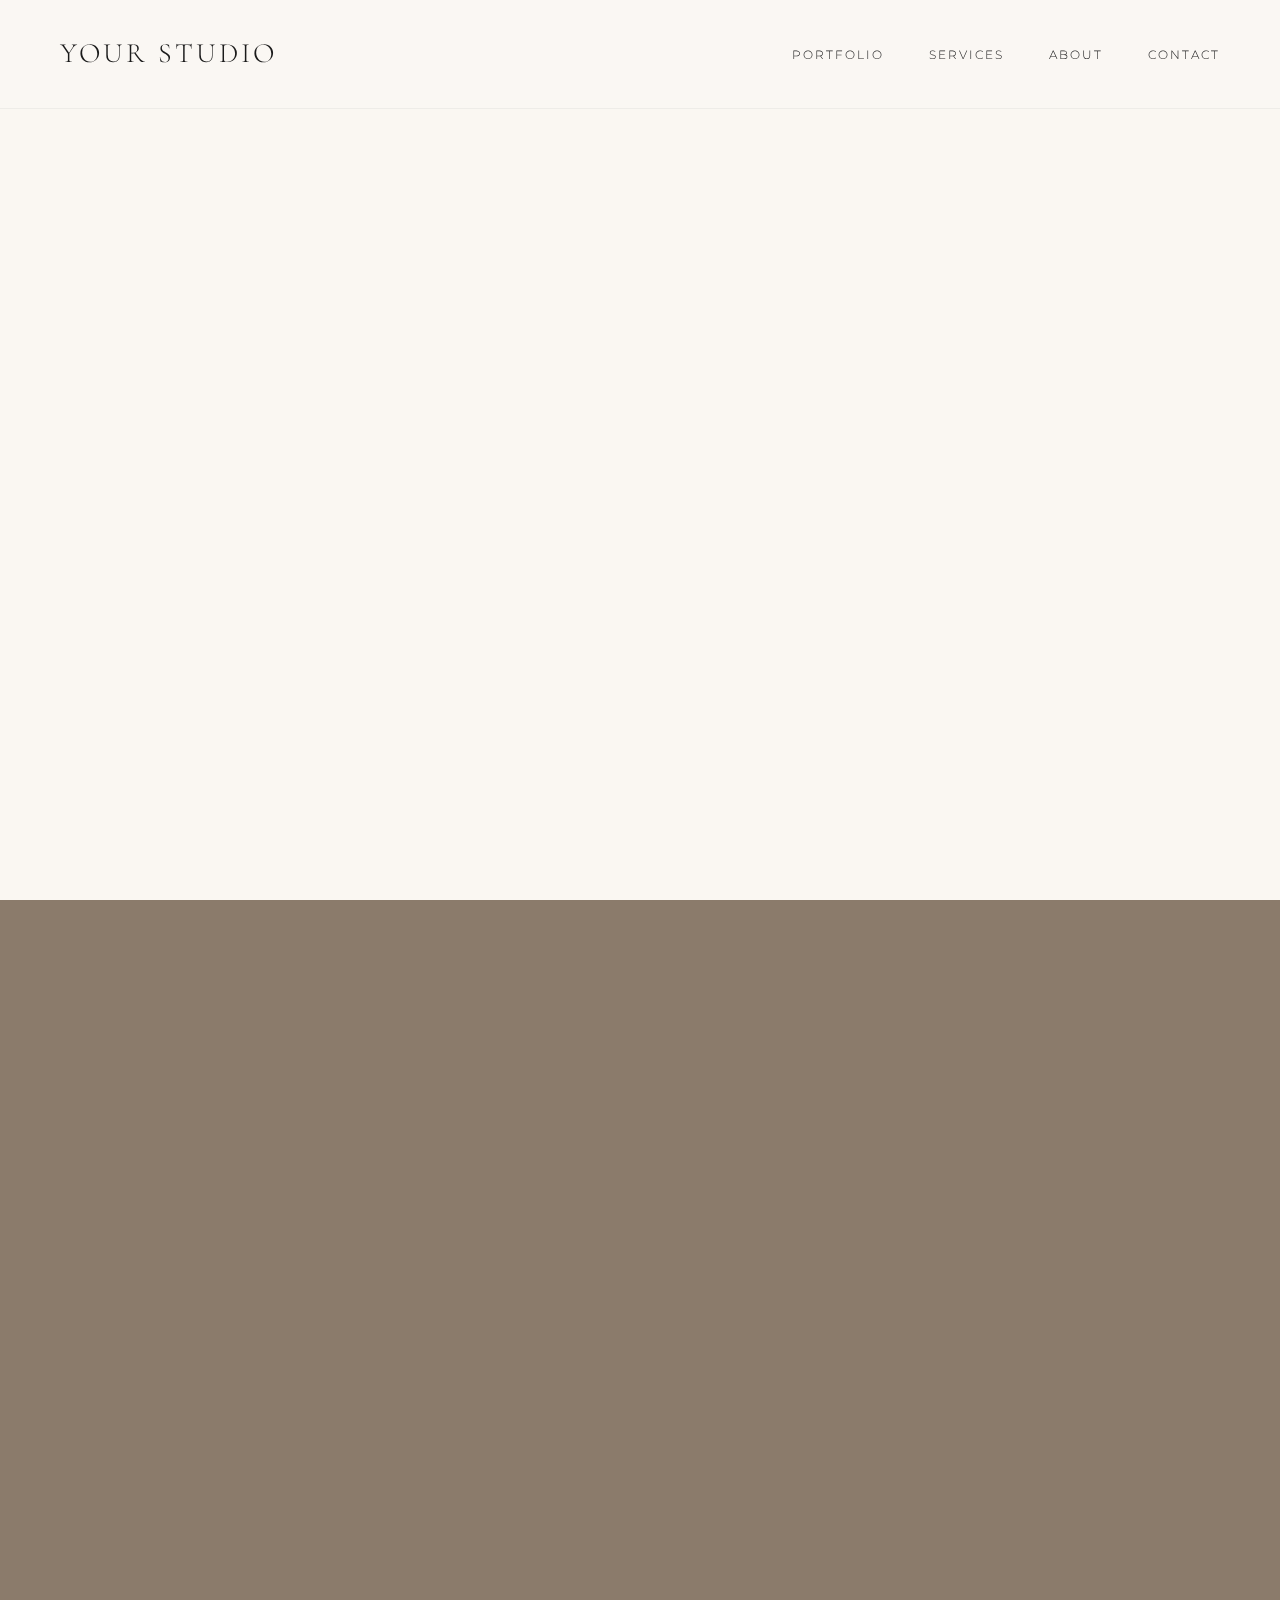
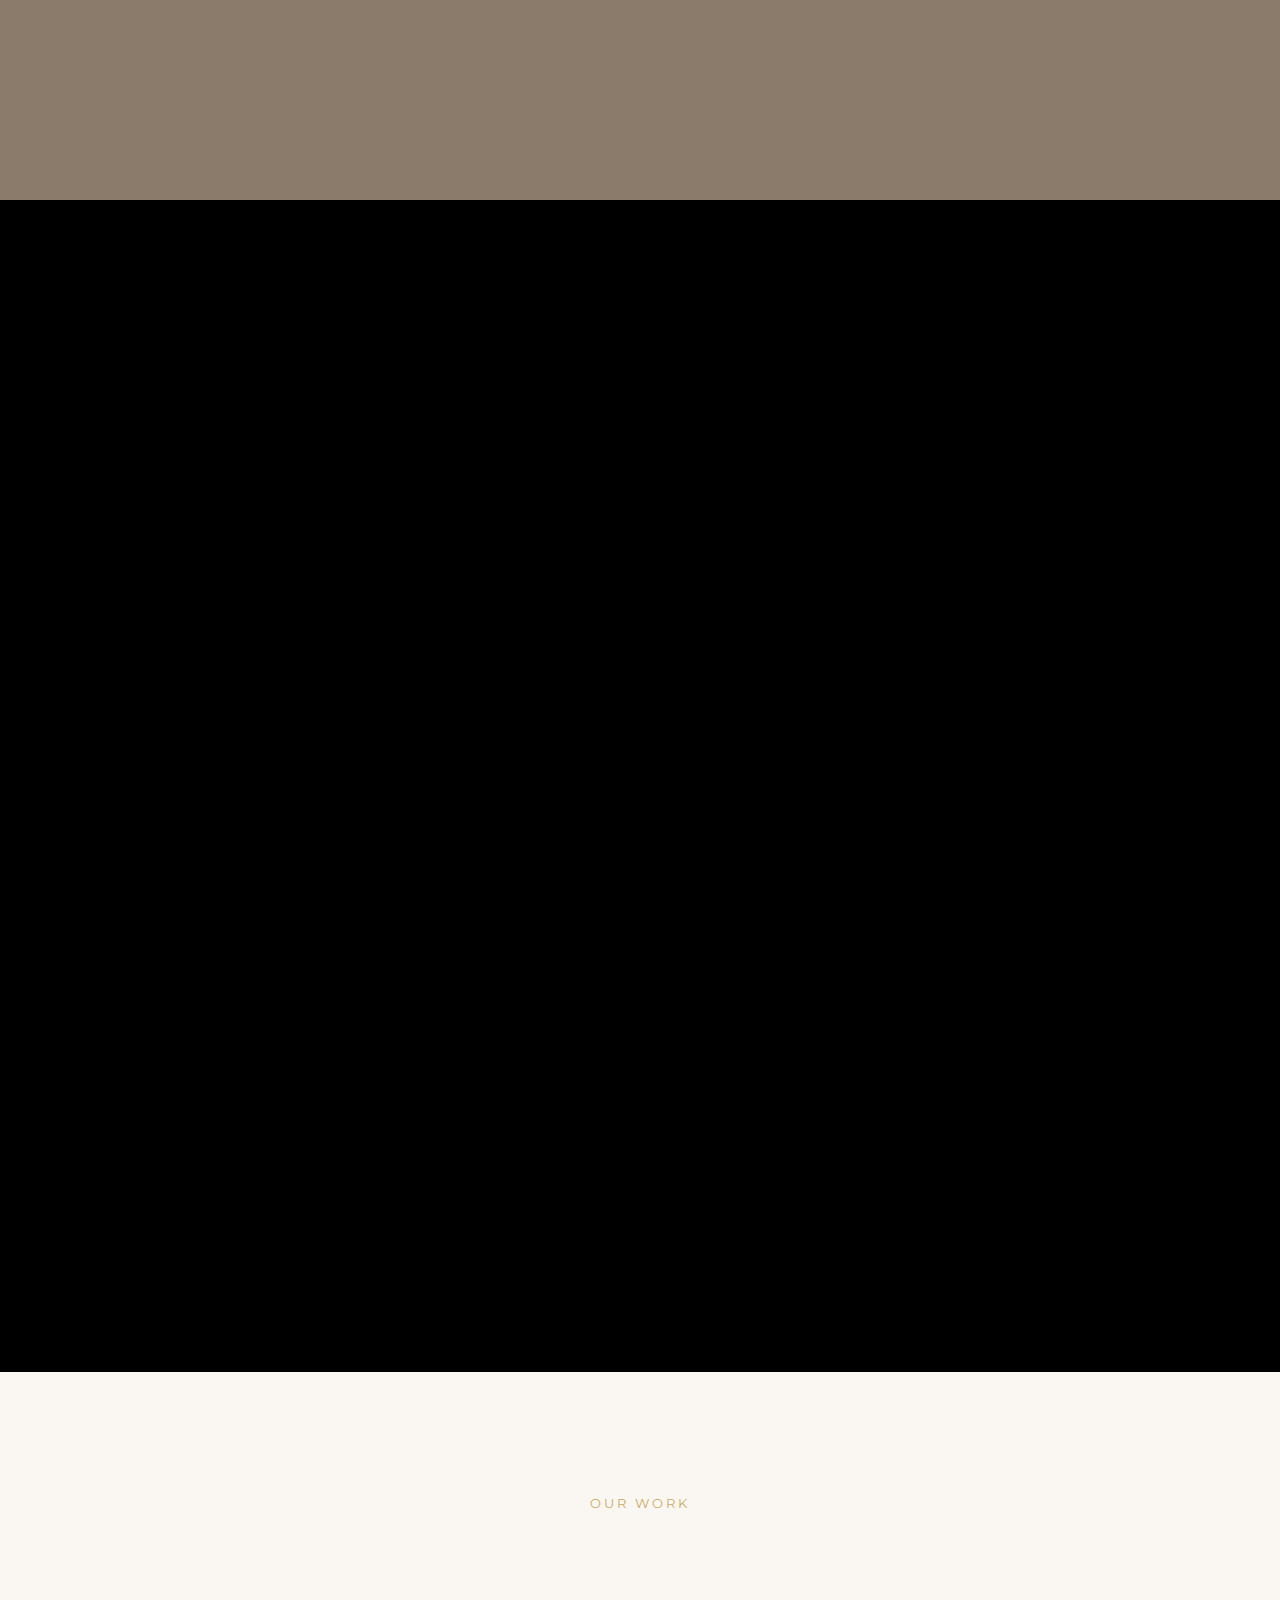
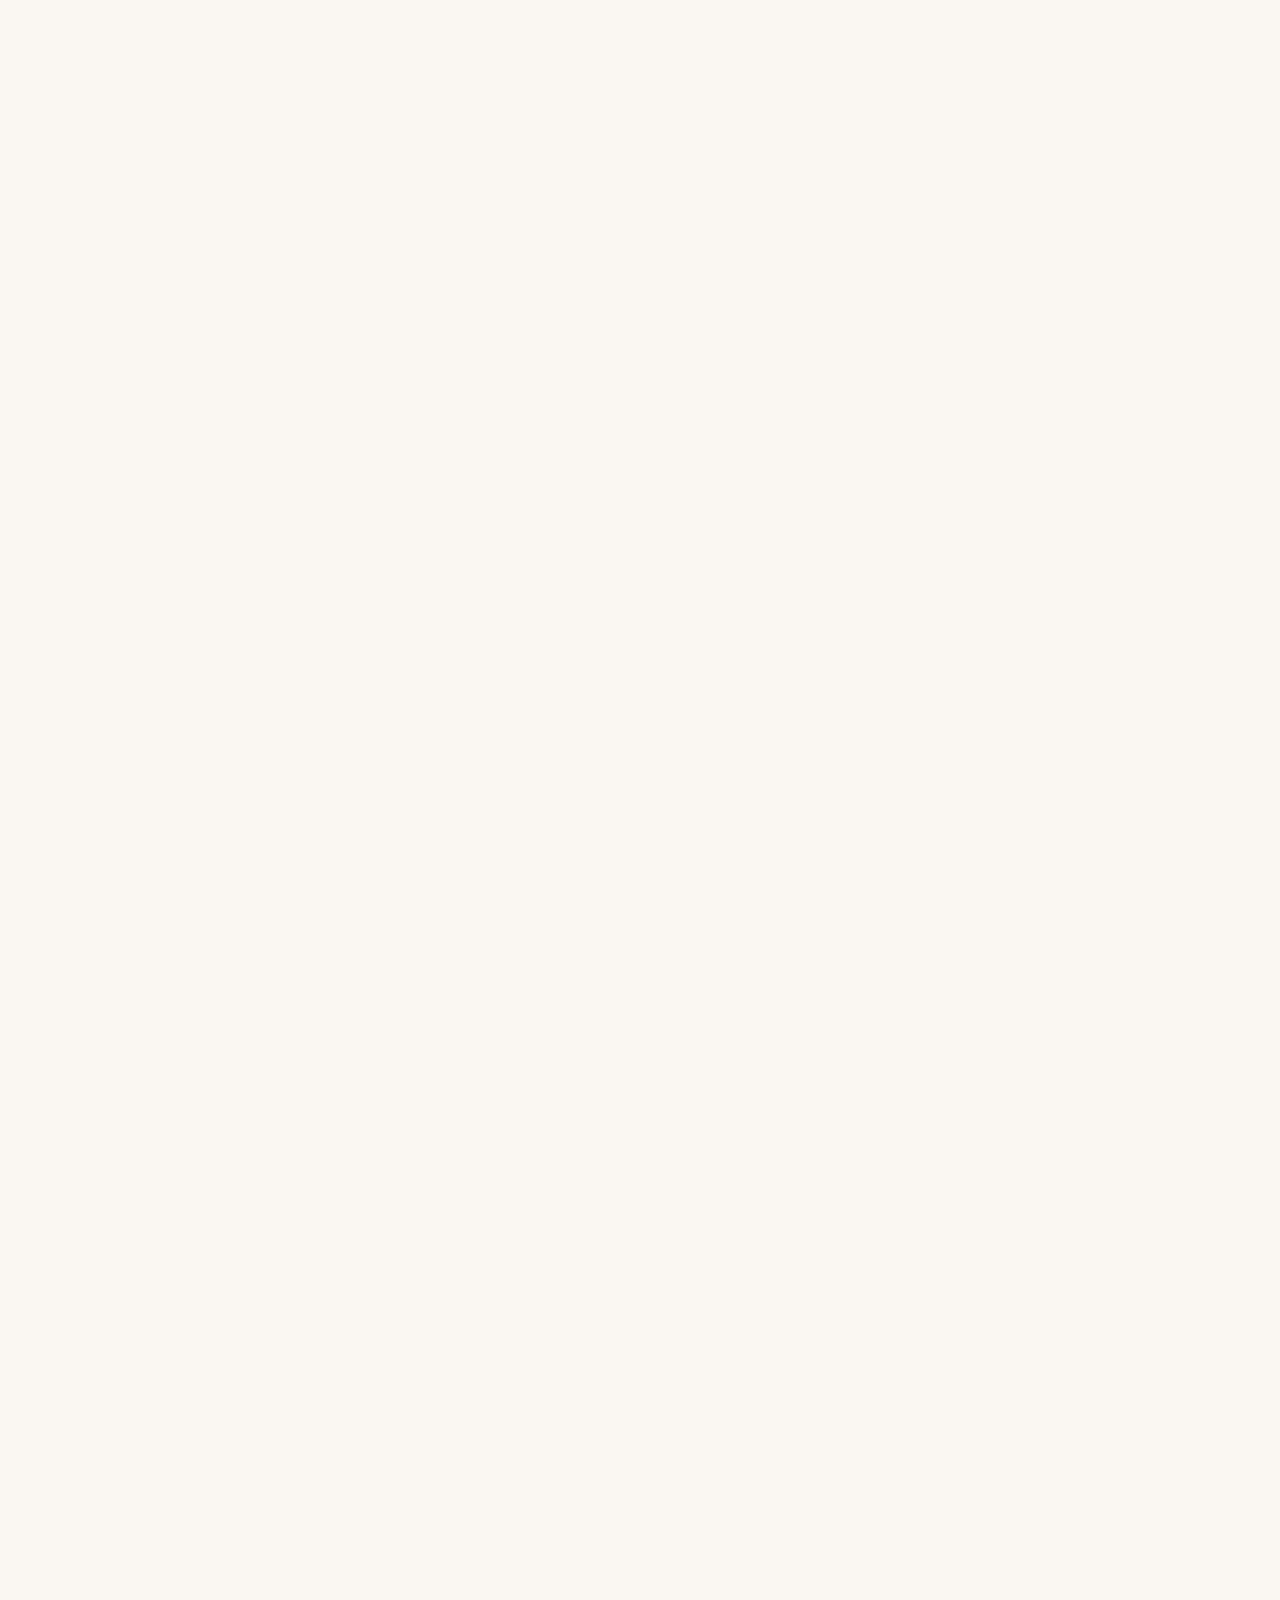
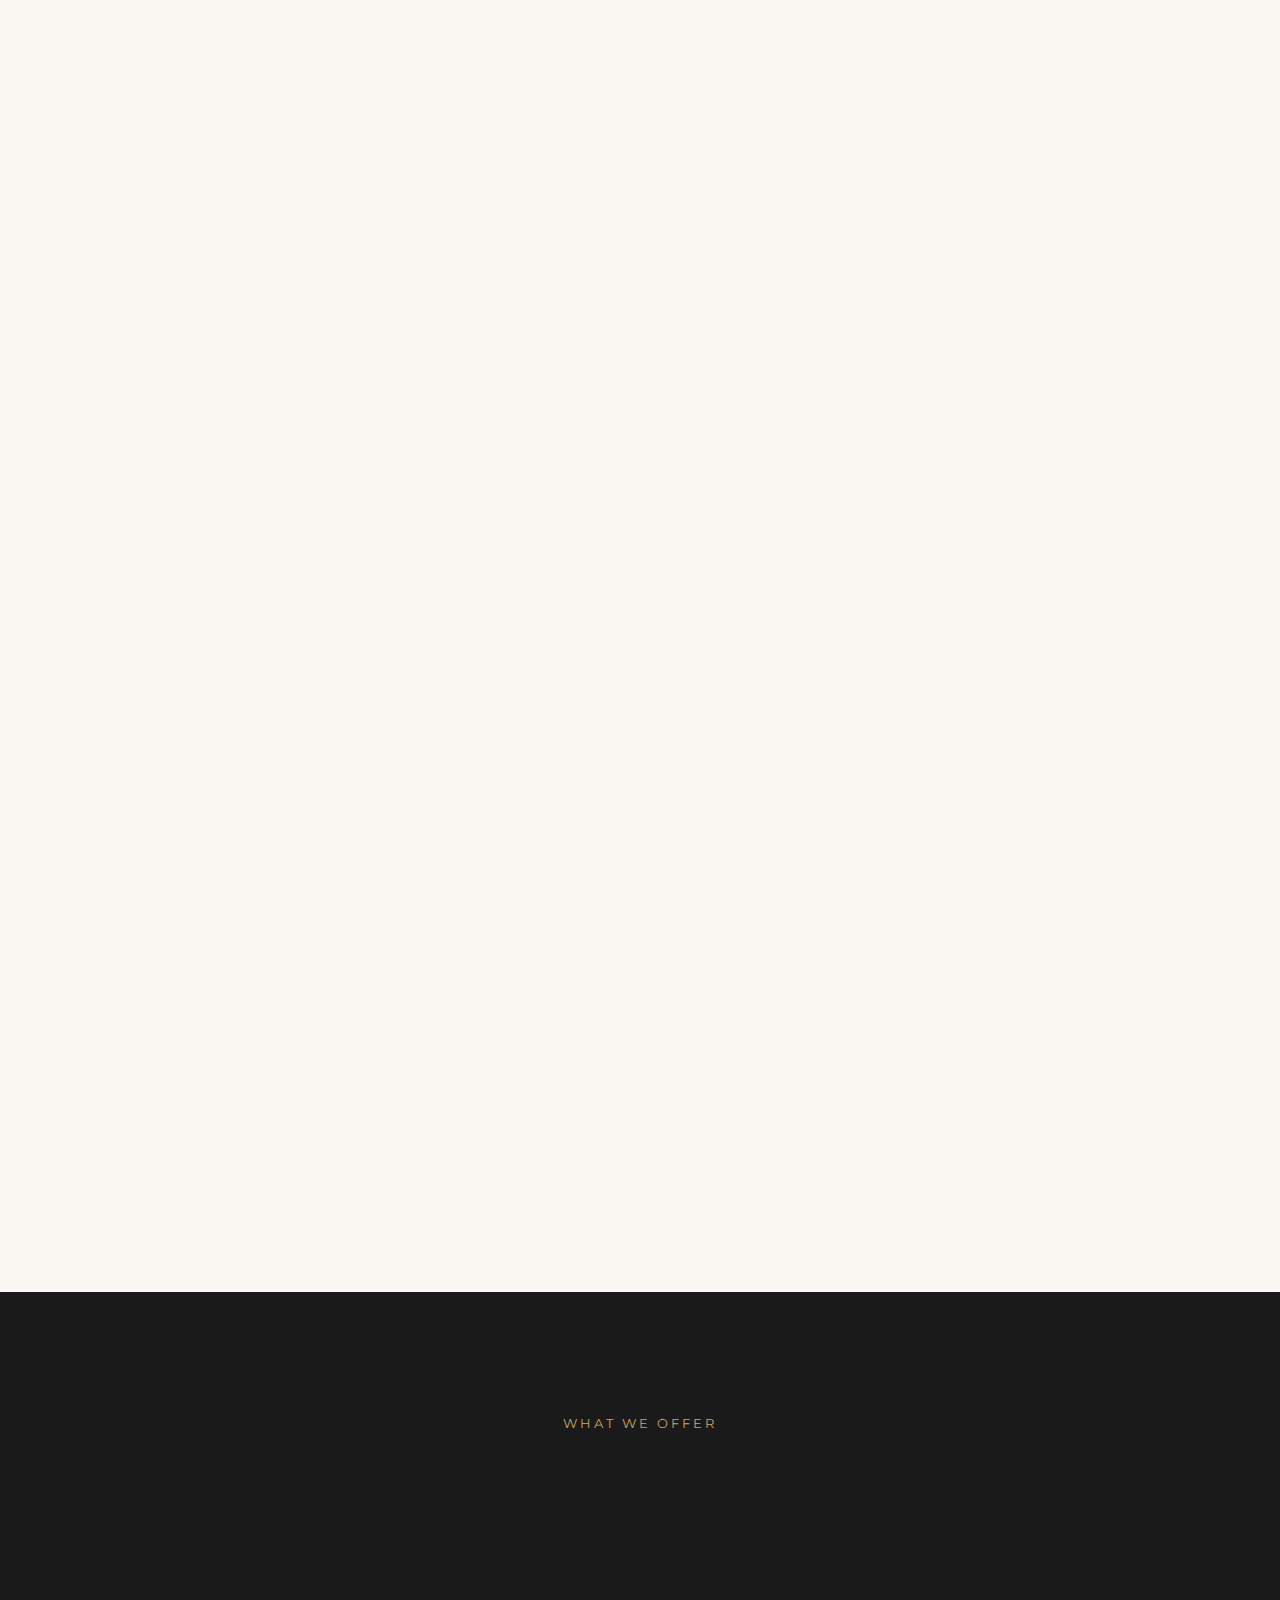
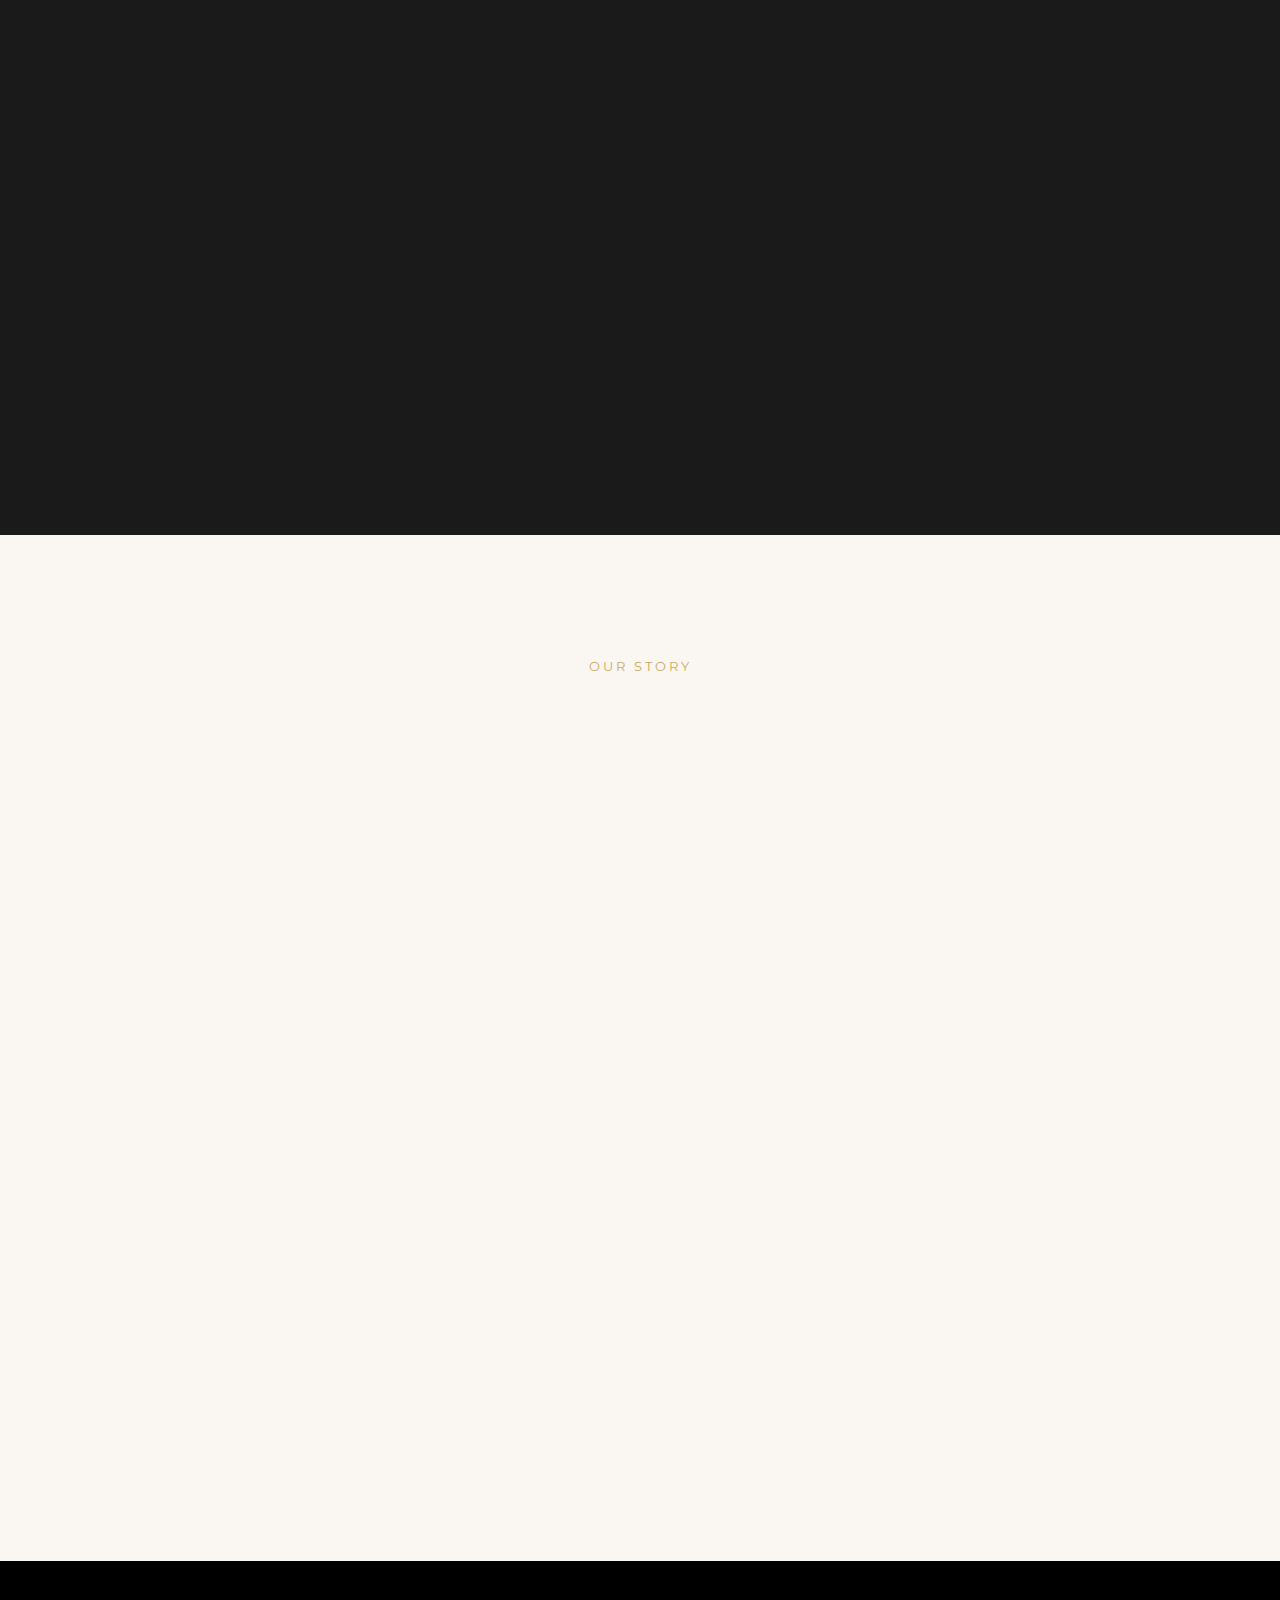
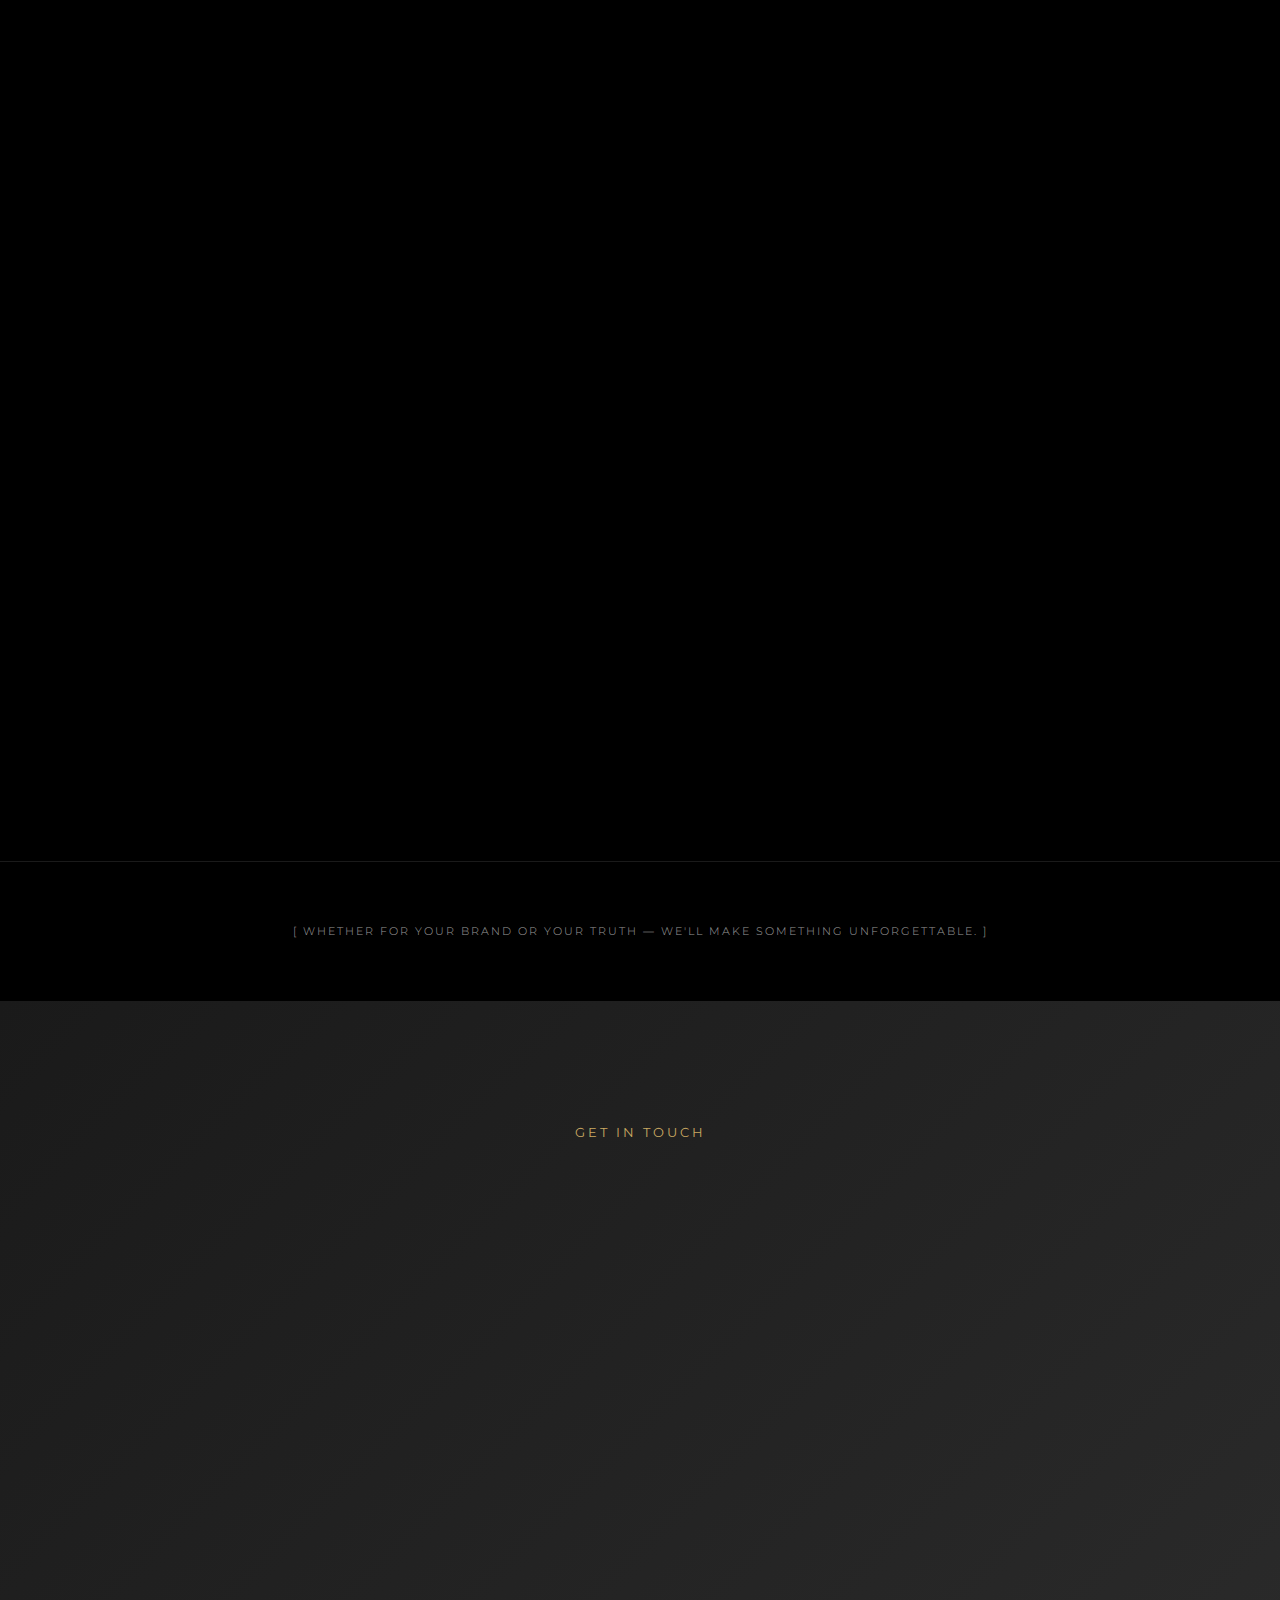
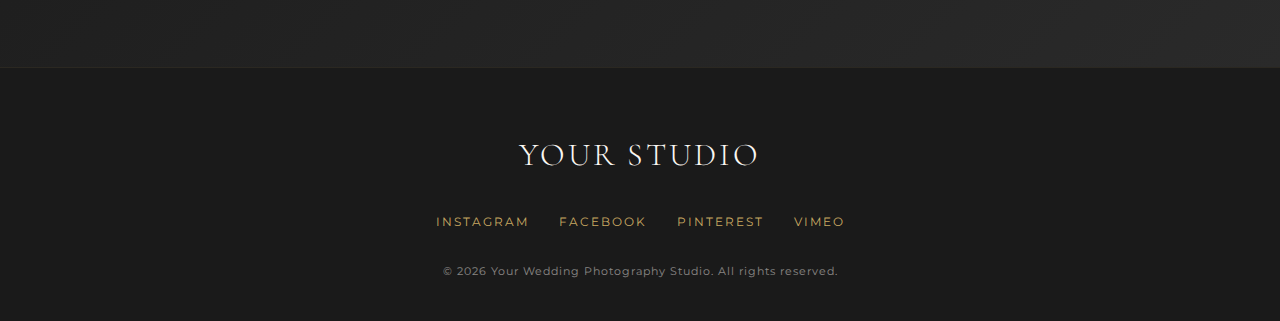
<file: index.html>
<!DOCTYPE html>
<html lang="en">
<head>
    <meta charset="UTF-8">
    <meta name="viewport" content="width=device-width, initial-scale=1.0">
    <title>Your Wedding Photography Studio</title>
    <link href="https://fonts.googleapis.com/css2?family=Cormorant+Garamond:wght@300;400;500;600;700&family=Montserrat:wght@200;300;400;500&display=swap" rel="stylesheet">
    <style>
        :root {
            --cream: #FAF7F2;
            --dark: #1A1A1A;
            --gold: #C9A962;
            --olive: #8B9474;
            --soft-grey: #5C5C5C;
            --spacing: 60px;
        }

        * {
            margin: 0;
            padding: 0;
            box-sizing: border-box;
        }

        body {
            font-family: 'Montserrat', sans-serif;
            background: var(--cream);
            color: var(--dark);
            overflow-x: hidden;
            line-height: 1.7;
        }

        /* Navigation */
        .navbar {
            position: fixed;
            top: 0;
            left: 0;
            right: 0;
            padding: 30px var(--spacing);
            display: flex;
            justify-content: space-between;
            align-items: center;
            background: rgba(250, 247, 242, 0.95);
            backdrop-filter: blur(10px);
            z-index: 1000;
            border-bottom: 1px solid rgba(26, 26, 26, 0.05);
            animation: slideDown 0.8s ease-out;
        }

        @keyframes slideDown {
            from { transform: translateY(-100%); opacity: 0; }
            to { transform: translateY(0); opacity: 1; }
        }

        .logo {
            font-family: 'Cormorant Garamond', serif;
            font-size: 28px;
            font-weight: 300;
            letter-spacing: 3px;
            color: var(--dark);
        }

        .nav-links {
            display: flex;
            gap: 45px;
            list-style: none;
        }

        .nav-links a {
            text-decoration: none;
            color: var(--dark);
            font-size: 12px;
            letter-spacing: 2px;
            text-transform: uppercase;
            font-weight: 300;
            position: relative;
            transition: color 0.3s;
        }

        .nav-links a::after {
            content: '';
            position: absolute;
            bottom: -5px;
            left: 0;
            width: 0;
            height: 1px;
            background: var(--gold);
            transition: width 0.3s ease;
        }

        .nav-links a:hover::after {
            width: 100%;
        }

        .nav-links a:hover {
            color: var(--gold);
        }

        /* Hero Section */
        .hero {
            height: 100vh;
            position: relative;
            overflow: hidden;
            display: flex;
            align-items: center;
            justify-content: center;
        }

        .hero-bg {
            position: absolute;
            top: 0;
            left: 0;
            width: 100%;
            height: 100%;
            background: linear-gradient(135deg, #E8DCC7 0%, #D4C5B0 100%);
            opacity: 0;
            animation: fadeIn 1.5s ease-out forwards;
        }

        .hero-bg::after {
            content: '';
            position: absolute;
            top: 0;
            left: 0;
            right: 0;
            bottom: 0;
            background: 
                radial-gradient(circle at 20% 80%, rgba(201, 169, 98, 0.15) 0%, transparent 50%),
                radial-gradient(circle at 80% 20%, rgba(139, 148, 116, 0.1) 0%, transparent 50%);
        }

        @keyframes fadeIn {
            to { opacity: 1; }
        }

        .hero-content {
            position: relative;
            z-index: 2;
            text-align: center;
            padding: 0 30px;
        }

        .hero-title {
            font-family: 'Cormorant Garamond', serif;
            font-size: clamp(60px, 10vw, 140px);
            font-weight: 300;
            color: var(--dark);
            line-height: 1.1;
            margin-bottom: 30px;
            opacity: 0;
            animation: slideUp 1s ease-out 0.3s forwards;
        }

        @keyframes slideUp {
            from { transform: translateY(40px); opacity: 0; }
            to { transform: translateY(0); opacity: 1; }
        }

        .hero-subtitle {
            font-size: 14px;
            letter-spacing: 4px;
            text-transform: uppercase;
            color: var(--soft-grey);
            font-weight: 300;
            opacity: 0;
            animation: slideUp 1s ease-out 0.6s forwards;
        }

        .scroll-indicator {
            position: absolute;
            bottom: 40px;
            left: 50%;
            transform: translateX(-50%);
            font-size: 11px;
            letter-spacing: 2px;
            text-transform: uppercase;
            color: var(--soft-grey);
            opacity: 0;
            animation: slideUp 1s ease-out 0.9s forwards, float 2s ease-in-out 2s infinite;
        }

        @keyframes float {
            0%, 100% { transform: translate(-50%, 0); }
            50% { transform: translate(-50%, -10px); }
        }

        .scroll-indicator::after {
            content: '';
            display: block;
            width: 1px;
            height: 30px;
            background: var(--soft-grey);
            margin: 15px auto 0;
        }

        /* Section Styles */
        section {
            padding: 120px var(--spacing);
        }

        .section-title {
            font-family: 'Cormorant Garamond', serif;
            font-size: clamp(48px, 6vw, 72px);
            font-weight: 300;
            margin-bottom: 60px;
            text-align: center;
            color: var(--dark);
        }

        .section-subtitle {
            font-size: 13px;
            letter-spacing: 3px;
            text-transform: uppercase;
            color: var(--gold);
            text-align: center;
            margin-bottom: 15px;
            font-weight: 400;
        }

        /* Portfolio Grid */
        .portfolio-grid {
            display: grid;
            grid-template-columns: repeat(auto-fit, minmax(400px, 1fr));
            gap: 2px;
            background: var(--dark);
            padding: 2px;
        }

        .portfolio-item {
            aspect-ratio: 3/4;
            overflow: hidden;
            position: relative;
            cursor: pointer;
            background: #D4C5B0;
            background-size: cover;
            background-position: center;
        }

        .portfolio-item::before {
            content: '';
            position: absolute;
            top: 0;
            left: 0;
            right: 0;
            bottom: 0;
            background: linear-gradient(135deg, rgba(201, 169, 98, 0.3), rgba(139, 148, 116, 0.3));
            opacity: 0;
            transition: opacity 0.6s ease;
            z-index: 1;
        }

        .portfolio-item:hover::before {
            opacity: 1;
        }

        .portfolio-overlay {
            position: absolute;
            bottom: 0;
            left: 0;
            right: 0;
            padding: 40px;
            background: linear-gradient(to top, rgba(26, 26, 26, 0.8), transparent);
            transform: translateY(100%);
            transition: transform 0.5s cubic-bezier(0.4, 0, 0.2, 1);
            z-index: 2;
        }

        .portfolio-item:hover .portfolio-overlay {
            transform: translateY(0);
        }

        .portfolio-title {
            font-family: 'Cormorant Garamond', serif;
            font-size: 28px;
            color: white;
            margin-bottom: 8px;
        }

        .portfolio-desc {
            font-size: 12px;
            color: rgba(255, 255, 255, 0.8);
            letter-spacing: 1px;
        }

        /* Services Section */
        .services {
            background: var(--dark);
            color: var(--cream);
        }

        .services .section-subtitle {
            color: var(--gold);
        }

        .services .section-title {
            color: var(--cream);
        }

        .services-grid {
            display: grid;
            grid-template-columns: repeat(auto-fit, minmax(300px, 1fr));
            gap: 60px;
            margin-top: 80px;
        }

        .service-card {
            text-align: center;
            padding: 40px 30px;
            border: 1px solid rgba(201, 169, 98, 0.2);
            transition: all 0.4s ease;
        }

        .service-card:hover {
            border-color: var(--gold);
            background: rgba(201, 169, 98, 0.05);
            transform: translateY(-5px);
        }

        .service-icon {
            font-family: 'Cormorant Garamond', serif;
            font-size: 64px;
            color: var(--gold);
            margin-bottom: 30px;
        }

        .service-title {
            font-family: 'Cormorant Garamond', serif;
            font-size: 28px;
            margin-bottom: 20px;
            font-weight: 400;
        }

        .service-desc {
            font-size: 14px;
            line-height: 1.8;
            color: rgba(250, 247, 242, 0.7);
            font-weight: 300;
        }

        /* About Section */
        .about-content {
            max-width: 900px;
            margin: 0 auto;
            display: grid;
            grid-template-columns: 1fr 1fr;
            gap: 80px;
            align-items: center;
        }

        .about-image {
            aspect-ratio: 3/4;
            background: linear-gradient(135deg, #D4C5B0, #C9A962);
            position: relative;
            overflow: hidden;
            background-image: url('data:image/svg+xml,<svg xmlns="http://www.w3.org/2000/svg" width="500" height="667"><rect fill="%23D4C5B0" width="500" height="667"/><rect fill="%23C9A962" width="500" height="667" opacity="0.3"/><text x="50%" y="50%" font-family="sans-serif" font-size="24" fill="%238B7B6B" text-anchor="middle" dominant-baseline="middle">About Image<tspan x="50%" dy="30">(500 x 667)</tspan></text></svg>');
            background-size: cover;
            background-position: center;
        }

        .about-image::after {
            content: '';
            position: absolute;
            top: 20px;
            left: 20px;
            right: -20px;
            bottom: -20px;
            border: 1px solid var(--gold);
        }

        .about-text h3 {
            font-family: 'Cormorant Garamond', serif;
            font-size: 36px;
            margin-bottom: 25px;
            font-weight: 400;
        }

        .about-text p {
            font-size: 15px;
            line-height: 2;
            color: var(--soft-grey);
            margin-bottom: 20px;
            font-weight: 300;
        }

        /* Stats Section */
        .stats {
            background: var(--cream);
            padding: 100px var(--spacing);
        }

        .stats-grid {
            display: grid;
            grid-template-columns: repeat(auto-fit, minmax(200px, 1fr));
            gap: 60px;
            max-width: 1200px;
            margin: 0 auto;
        }

        .stat-item {
            text-align: center;
        }

        .stat-number {
            font-family: 'Cormorant Garamond', serif;
            font-size: 64px;
            color: var(--gold);
            margin-bottom: 15px;
            font-weight: 300;
        }

        .stat-label {
            font-size: 12px;
            letter-spacing: 2px;
            text-transform: uppercase;
            color: var(--soft-grey);
            font-weight: 300;
        }

        /* Contact Section */
        .contact {
            background: linear-gradient(135deg, var(--dark) 0%, #2A2A2A 100%);
            color: var(--cream);
            text-align: center;
        }

        .contact .section-title {
            color: var(--cream);
        }

        .contact-content {
            max-width: 600px;
            margin: 0 auto;
        }

        .contact-text {
            font-size: 16px;
            line-height: 2;
            margin-bottom: 50px;
            color: rgba(250, 247, 242, 0.8);
            font-weight: 300;
        }

        .cta-button {
            display: inline-block;
            padding: 18px 60px;
            border: 2px solid var(--gold);
            color: var(--gold);
            text-decoration: none;
            font-size: 12px;
            letter-spacing: 3px;
            text-transform: uppercase;
            transition: all 0.4s ease;
            background: transparent;
            font-weight: 400;
        }

        .cta-button:hover {
            background: var(--gold);
            color: var(--dark);
            transform: translateY(-2px);
            box-shadow: 0 10px 30px rgba(201, 169, 98, 0.3);
        }

        /* Footer */
        footer {
            background: var(--dark);
            color: var(--cream);
            padding: 60px var(--spacing) 40px;
            text-align: center;
            border-top: 1px solid rgba(201, 169, 98, 0.1);
        }

        .footer-logo {
            font-family: 'Cormorant Garamond', serif;
            font-size: 32px;
            margin-bottom: 30px;
            letter-spacing: 3px;
            font-weight: 300;
        }

        .footer-social {
            display: flex;
            gap: 30px;
            justify-content: center;
            margin-bottom: 30px;
        }

        .footer-social a {
            color: var(--gold);
            text-decoration: none;
            font-size: 12px;
            letter-spacing: 2px;
            text-transform: uppercase;
            transition: color 0.3s;
        }

        .footer-social a:hover {
            color: var(--cream);
        }

        .copyright {
            font-size: 11px;
            color: rgba(250, 247, 242, 0.5);
            letter-spacing: 1px;
        }


        /* Behind the Camera Section */
        .behind-camera {
            background: #8B7B6B;
            padding: 0;
            overflow: hidden;
        }

        .behind-camera-content {
            display: grid;
            grid-template-columns: 1fr 1fr;
            min-height: 100vh;
        }

        .behind-camera-image {
            background: linear-gradient(135deg, #6B5B4B 0%, #8B7B6B 100%);
            position: relative;
            display: flex;
            align-items: center;
            justify-content: center;
            padding: 80px;
            opacity: 0;
            animation: slideInLeft 1.2s ease-out 0.2s forwards;
            background-image: url('data:image/svg+xml,<svg xmlns="http://www.w3.org/2000/svg" width="800" height="600"><rect fill="%236B5B4B" width="800" height="600"/><rect fill="%238B7B6B" width="800" height="600" opacity="0.5"/><text x="50%" y="50%" font-family="sans-serif" font-size="32" fill="%23E8DCC7" text-anchor="middle" dominant-baseline="middle">Behind Camera<tspan x="50%" dy="40">(800 x 600)</tspan></text></svg>');
            background-size: cover;
            background-position: center;
        }

        @keyframes slideInLeft {
            from { transform: translateX(-50px); opacity: 0; }
            to { transform: translateX(0); opacity: 1; }
        }

        .behind-text-overlay {
            position: relative;
            z-index: 2;
        }

        .behind-title {
            font-family: 'Montserrat', sans-serif;
            font-size: clamp(48px, 6vw, 72px);
            font-weight: 700;
            letter-spacing: -1px;
            color: white;
            line-height: 0.95;
            margin-bottom: 40px;
        }

        .script-text {
            font-family: 'Cormorant Garamond', serif;
            font-style: italic;
            font-size: 1.3em;
            font-weight: 300;
        }

        .behind-quote {
            font-size: 11px;
            letter-spacing: 1px;
            color: rgba(255, 255, 255, 0.9);
            max-width: 300px;
            margin-top: 60px;
            line-height: 1.6;
        }

        .behind-story {
            background: var(--cream);
            padding: 100px 80px;
            display: flex;
            flex-direction: column;
            justify-content: center;
            opacity: 0;
            animation: slideInRight 1.2s ease-out 0.4s forwards;
        }

        @keyframes slideInRight {
            from { transform: translateX(50px); opacity: 0; }
            to { transform: translateX(0); opacity: 1; }
        }

        .story-badge {
            font-size: 10px;
            letter-spacing: 2px;
            color: var(--soft-grey);
            margin-bottom: 20px;
            padding: 8px 16px;
            border: 1px solid var(--soft-grey);
            display: inline-block;
            align-self: flex-start;
        }

        .story-name {
            font-family: 'Cormorant Garamond', serif;
            font-size: 42px;
            font-weight: 400;
            margin-bottom: 15px;
            font-style: italic;
        }

        .story-intro {
            font-size: 12px;
            letter-spacing: 1.5px;
            margin-bottom: 40px;
            color: var(--dark);
        }

        .story-text {
            font-size: 11px;
            letter-spacing: 1px;
            line-height: 2;
            color: var(--soft-grey);
            margin-bottom: 25px;
        }

        /* The Moment Section */
        .moment-section {
            background: #000;
            color: white;
            padding: 100px var(--spacing);
        }

        .moment-content {
            display: grid;
            grid-template-columns: 2fr 1fr;
            gap: 80px;
            margin-bottom: 80px;
            opacity: 0;
            animation: fadeInUp 1s ease-out forwards;
        }

        @keyframes fadeInUp {
            from { transform: translateY(30px); opacity: 0; }
            to { transform: translateY(0); opacity: 1; }
        }

        .moment-header {
            border-bottom: 1px solid rgba(255, 255, 255, 0.2);
            padding-bottom: 40px;
        }

        .moment-title {
            font-family: 'Montserrat', sans-serif;
            font-size: clamp(42px, 7vw, 86px);
            font-weight: 700;
            letter-spacing: -2px;
            line-height: 1;
            margin-bottom: 10px;
        }

        .moment-italic {
            font-family: 'Cormorant Garamond', serif;
            font-style: italic;
            font-weight: 300;
            font-size: 0.5em;
            margin: 0 20px;
        }

        .moment-everything {
            font-family: 'Cormorant Garamond', serif;
            font-size: clamp(52px, 8vw, 96px);
            font-weight: 300;
            font-style: italic;
            letter-spacing: 2px;
            padding-left: 120px;
            border-left: 2px solid white;
            margin-left: 80px;
        }

        .moment-sidebar {
            display: flex;
            flex-direction: column;
            justify-content: flex-end;
            padding-bottom: 40px;
        }

        .moment-caption {
            font-size: 11px;
            letter-spacing: 1px;
            line-height: 1.8;
            margin-bottom: 30px;
            color: rgba(255, 255, 255, 0.8);
        }

        .moment-confession {
            font-size: 12px;
            letter-spacing: 1px;
            line-height: 1.8;
            color: white;
        }

        .moment-gallery {
            display: grid;
            grid-template-columns: repeat(3, 1fr);
            gap: 40px;
        }

        .moment-image-wrapper {
            opacity: 0;
            animation: staggerFadeIn 0.8s ease-out forwards;
        }

        .moment-image-wrapper:nth-child(1) {
            animation-delay: 0.2s;
        }

        .moment-image-wrapper:nth-child(2) {
            animation-delay: 0.4s;
        }

        .moment-image-wrapper:nth-child(3) {
            animation-delay: 0.6s;
        }

        @keyframes staggerFadeIn {
            from { transform: translateY(40px); opacity: 0; }
            to { transform: translateY(0); opacity: 1; }
        }

        .moment-image {
            aspect-ratio: 2/3;
            background: linear-gradient(135deg, #1a1a1a, #2a2a2a);
            margin-bottom: 20px;
            transition: transform 0.5s ease;
        }

        .moment-image:hover {
            transform: scale(1.02);
        }

        .moment-image-1 {
            background: linear-gradient(135deg, #D4C5B0, #8B9474);
            background-image: url('data:image/svg+xml,<svg xmlns="http://www.w3.org/2000/svg" width="400" height="600"><rect fill="%23D4C5B0" width="400" height="600"/><circle cx="200" cy="300" r="150" fill="%238B9474" opacity="0.3"/><text x="50%" y="50%" font-family="sans-serif" font-size="20" fill="%23594a3a" text-anchor="middle" dominant-baseline="middle">Moment Image 1<tspan x="50%" dy="30">(400 x 600)</tspan></text></svg>');
            background-size: cover;
            background-position: center;
        }

        .moment-image-2 {
            background: linear-gradient(135deg, #2a2a2a, #1a1a1a);
            background-image: url('data:image/svg+xml,<svg xmlns="http://www.w3.org/2000/svg" width="400" height="600"><rect fill="%232a2a2a" width="400" height="600"/><rect fill="%231a1a1a" x="50" y="100" width="300" height="400" opacity="0.8"/><text x="50%" y="50%" font-family="sans-serif" font-size="20" fill="%23888" text-anchor="middle" dominant-baseline="middle">Moment Image 2<tspan x="50%" dy="30">(400 x 600)</tspan></text></svg>');
            background-size: cover;
            background-position: center;
        }

        .moment-image-3 {
            background: linear-gradient(135deg, #1a3a4a, #2a4a5a);
            background-image: url('data:image/svg+xml,<svg xmlns="http://www.w3.org/2000/svg" width="400" height="600"><rect fill="%231a3a4a" width="400" height="600"/><rect fill="%232a4a5a" x="0" y="0" width="400" height="300" opacity="0.6"/><text x="50%" y="50%" font-family="sans-serif" font-size="20" fill="%2388aacc" text-anchor="middle" dominant-baseline="middle">Moment Image 3<tspan x="50%" dy="30">(400 x 600)</tspan></text></svg>');
            background-size: cover;
            background-position: center;
        }

        .moment-label {
            font-size: 10px;
            letter-spacing: 1px;
            line-height: 1.6;
            color: rgba(255, 255, 255, 0.7);
            text-align: center;
        }

        /* Photography Categories Section */
        .photography-categories {
            background: #000;
            padding: 0;
        }

        .category-grid {
            display: grid;
            grid-template-columns: repeat(4, 1fr);
            min-height: 100vh;
        }

        .category-item {
            position: relative;
            overflow: hidden;
            cursor: pointer;
            background: #1a1a1a;
            opacity: 0;
            animation: categoryReveal 1s ease-out forwards;
            background-size: cover;
            background-position: center;
        }

        .category-item:nth-child(1) {
            animation-delay: 0.1s;
            background: linear-gradient(180deg, rgba(139, 123, 107, 0.3), #000);
            background-image: url('data:image/svg+xml,<svg xmlns=%22http://www.w3.org/2000/svg%22 width=%22300%22 height=%22400%22><rect fill=%228B7B6B%22 width=%22300%22 height=%22400%22/><circle cx=%22150%22 cy=%22200%22 r=%2280%22 fill=%22%23FAF7F2%22 opacity=%220.2%22/><text x=%2250%25%22 y=%2250%25%22 font-family=%22sans-serif%22 font-size=%2214%22 fill=%22%23DDD%22 text-anchor=%22middle%22 dominant-baseline=%22middle%22>PORTRAITS<tspan x=%2250%25%22 dy=%2220%22>(300x400)</tspan></text></svg>');
        }

        .category-item:nth-child(2) {
            animation-delay: 0.2s;
            background: linear-gradient(180deg, rgba(92, 122, 102, 0.3), #000);
            background-image: url('data:image/svg+xml,<svg xmlns=%22http://www.w3.org/2000/svg%22 width=%22300%22 height=%22400%22><rect fill=%235C7A66%22 width=%22300%22 height=%22400%22/><rect x=%2250%22 y=%2260%22 width=%22200%22 height=%22280%22 fill=%22%23DDD%22 opacity=%220.15%22/><text x=%2250%25%22 y=%2250%25%22 font-family=%22sans-serif%22 font-size=%2214%22 fill=%22%23DDD%22 text-anchor=%22middle%22 dominant-baseline=%22middle%22>FASHION<tspan x=%2250%25%22 dy=%2220%22>(300x400)</tspan></text></svg>');
        }

        .category-item:nth-child(3) {
            animation-delay: 0.3s;
            background: linear-gradient(180deg, rgba(42, 74, 90, 0.3), #000);
            background-image: url('data:image/svg+xml,<svg xmlns=%22http://www.w3.org/2000/svg%22 width=%22300%22 height=%22400%22><rect fill=%232A4A5A%22 width=%22300%22 height=%22400%22/><circle cx=%22100%22 cy=%22100%22 r=%2250%22 fill=%22%23FFF%22 opacity=%220.15%22/><circle cx=%22200%22 cy=%22300%22 r=%2240%22 fill=%22%23FFF%22 opacity=%220.15%22/><text x=%2250%25%22 y=%2250%25%22 font-family=%22sans-serif%22 font-size=%2214%22 fill=%22%23DDD%22 text-anchor=%22middle%22 dominant-baseline=%22middle%22>MUSIC &amp; EVENTS<tspan x=%2250%25%22 dy=%2220%22>(300x400)</tspan></text></svg>');
        }

        .category-item:nth-child(4) {
            animation-delay: 0.4s;
            background: linear-gradient(180deg, rgba(180, 60, 40, 0.3), #000);
            background-image: url('data:image/svg+xml,<svg xmlns=%22http://www.w3.org/2000/svg%22 width=%22300%22 height=%22400%22><rect fill=%22B43C28%22 width=%22300%22 height=%22400%22/><polygon points=%22150,60 220,200 80,200%22 fill=%22%23FFF%22 opacity=%220.15%22/><text x=%2250%25%22 y=%2250%25%22 font-family=%22sans-serif%22 font-size=%2214%22 fill=%22%23DDD%22 text-anchor=%22middle%22 dominant-baseline=%22middle%22>BRAND<tspan x=%2250%25%22 dy=%2220%22>(300x400)</tspan></text></svg>');
        }

        @keyframes categoryReveal {
            from { opacity: 0; transform: translateY(50px); }
            to { opacity: 1; transform: translateY(0); }
        }

        .category-overlay {
            padding: 60px 40px;
            height: 100%;
            display: flex;
            flex-direction: column;
            justify-content: space-between;
            transition: all 0.5s cubic-bezier(0.4, 0, 0.2, 1);
        }

        .category-item:hover .category-overlay {
            background: rgba(0, 0, 0, 0.8);
            padding: 80px 40px;
        }

        .category-title-italic {
            font-family: 'Cormorant Garamond', serif;
            font-size: clamp(32px, 3vw, 42px);
            font-style: italic;
            font-weight: 300;
            color: white;
            line-height: 1.2;
            margin-bottom: auto;
        }

        .category-desc {
            font-size: 11px;
            letter-spacing: 1.5px;
            line-height: 2;
            color: rgba(255, 255, 255, 0.8);
            transform: translateY(20px);
            opacity: 0;
            transition: all 0.5s cubic-bezier(0.4, 0, 0.2, 1);
        }

        .category-item:hover .category-desc {
            transform: translateY(0);
            opacity: 1;
        }

        .category-footer {
            padding: 60px;
            text-align: center;
            border-top: 1px solid rgba(255, 255, 255, 0.1);
        }

        .category-footer p {
            font-size: 11px;
            letter-spacing: 2px;
            color: rgba(255, 255, 255, 0.6);
            font-weight: 300;
        }

        /* Responsive adjustments for new sections */
        @media (max-width: 1024px) {
            .behind-camera-content {
                grid-template-columns: 1fr;
            }

            .behind-camera-image {
                min-height: 60vh;
            }

            .moment-content {
                grid-template-columns: 1fr;
                gap: 40px;
            }

            .moment-everything {
                padding-left: 40px;
                margin-left: 20px;
            }

            .moment-gallery {
                grid-template-columns: 1fr;
            }

            .category-grid {
                grid-template-columns: repeat(2, 1fr);
            }
        }

        @media (max-width: 768px) {
            .behind-story {
                padding: 60px 40px;
            }

            .moment-section {
                padding: 60px 30px;
            }

            .category-grid {
                grid-template-columns: 1fr;
            }

            .category-item {
                min-height: 50vh;
            }
        }

        /* Responsive */
        @media (max-width: 768px) {
            :root {
                --spacing: 30px;
            }

            .nav-links {
                display: none;
            }

            .portfolio-grid {
                grid-template-columns: 1fr;
            }

            .about-content {
                grid-template-columns: 1fr;
                gap: 40px;
            }

            .services-grid {
                grid-template-columns: 1fr;
                gap: 40px;
            }

            section {
                padding: 80px var(--spacing);
            }
        }

        /* Scroll animations */
        .fade-in {
            opacity: 0;
            transform: translateY(30px);
            transition: opacity 0.8s ease, transform 0.8s ease;
        }

        .fade-in.visible {
            opacity: 1;
            transform: translateY(0);
        }
    </style>
</head>
<body>
    <!-- Navigation -->
    <nav class="navbar">
        <div class="logo">YOUR STUDIO</div>
        <ul class="nav-links">
            <li><a href="#portfolio">Portfolio</a></li>
            <li><a href="#services">Services</a></li>
            <li><a href="#about">About</a></li>
            <li><a href="#contact">Contact</a></li>
        </ul>
    </nav>

    <!-- Hero Section -->
    <section class="hero">
        <div class="hero-bg"></div>
        <div class="hero-content">
            <h1 class="hero-title">Timeless Moments</h1>
            <p class="hero-subtitle">Capturing Your Love Story</p>
        </div>
        <div class="scroll-indicator">Scroll</div>
    </section>

    <!-- Behind the Camera Section -->
    <section class="behind-camera">
        <div class="behind-camera-content">
            <div class="behind-camera-image">
                <div class="behind-text-overlay">
                    <h2 class="behind-title">BEHIND THE<br><span class="script-text">&</span>CAMERA</h2>
                    <div class="behind-quote">MY ART IS NOT CLEAN. IT'S RAW,<br>PERSONAL, AND ALIVE.</div>
                </div>
            </div>
            <div class="behind-story">
                <div class="story-badge">I MY IBOT</div>
                <h3 class="story-name">HARUMI</h3>
                <p class="story-intro">I AM A VISUAL STORYTELLER OBSESSED WITH HONESTY.</p>
                
                <p class="story-text">
                    I'VE SPENT YEARS POINTING MY LENS TOWARD WHAT PEOPLE TRY TO HIDE—THE QUIET TENSION BEFORE A LAUGH, THE VULNERABLE MOMENTS, THE IMPERFECTIONS, THE TEARS, THE EYES THAT LOOK AWAY BUT SAY EVERYTHING.
                </p>
                
                <p class="story-text">
                    PHOTOGRAPHY TO ME ISN'T ABOUT WHAT LOOKS GOOD — IT'S ABOUT WHAT FEELS RIGHT.
                </p>
                
                <p class="story-text">
                    I SHOOT FOR BRANDS, MAGAZINES, AND ARTISTS WHO DARE TO BE SEEN AS THEY ARE.
                </p>
            </div>
        </div>
    </section>

    <!-- The Moment Section -->
    <section class="moment-section">
        <div class="moment-content">
            <div class="moment-header">
                <h2 class="moment-title">THE MOMENT <span class="moment-italic">is</span></h2>
                <h2 class="moment-everything">EVERYTHING</h2>
            </div>
            <div class="moment-sidebar">
                <p class="moment-caption">THAT'S WHY I LET MOMENTS HAPPEN — UNCONTROLLED, UNPLANNED, UNDENIABLE.</p>
                <p class="moment-confession">EVERY PHOTOGRAPH IS A CONFESSION, AND I'M JUST THERE TO LISTEN.</p>
            </div>
        </div>
        
        <div class="moment-gallery">
            <div class="moment-image-wrapper">
                <div class="moment-image moment-image-1"></div>
                <p class="moment-label">YOU CAN'T STAGE<br>AUTHENTICITY.</p>
            </div>
            <div class="moment-image-wrapper">
                <div class="moment-image moment-image-2"></div>
                <p class="moment-label">YOU CAN'T FAKE<br>TENSION.</p>
            </div>
            <div class="moment-image-wrapper">
                <div class="moment-image moment-image-3"></div>
                <p class="moment-label">THE CAMERA SEES WHAT<br>YOU DON'T SAY.</p>
            </div>
        </div>
    </section>

    <!-- Portfolio Section -->
    <section id="portfolio">
        <p class="section-subtitle">Our Work</p>
        <h2 class="section-title fade-in">Recent Weddings</h2>
        <div class="portfolio-grid fade-in">
            <div class="portfolio-item" style="background-image: url('data:image/svg+xml,<svg xmlns=%22http://www.w3.org/2000/svg%22 width=%22400%22 height=%22533%22><rect fill=%22%23D4C5B0%22 width=%22400%22 height=%22533%22/><circle cx=%22200%22 cy=%22266%22 r=%22100%22 fill=%22%23C9A962%22 opacity=%220.4%22/><text x=%2250%25%22 y=%2250%25%22 font-family=%22sans-serif%22 font-size=%2216%22 fill=%22%238B7B6B%22 text-anchor=%22middle%22 dominant-baseline=%22middle%22>Sarah &amp; James<tspan x=%2250%25%22 dy=%2220%22>(400 x 533)</tspan></text></svg>');">
                <div class="portfolio-overlay">
                    <h3 class="portfolio-title">Sarah & James</h3>
                    <p class="portfolio-desc">Vineyard Wedding, Tuscany</p>
                </div>
            </div>
            <div class="portfolio-item" style="background-image: url('data:image/svg+xml,<svg xmlns=%22http://www.w3.org/2000/svg%22 width=%22400%22 height=%22533%22><rect fill=%22%23D4B5A0%22 width=%22400%22 height=%22533%22/><circle cx=%22200%22 cy=%22266%22 r=%22120%22 fill=%22%238B9474%22 opacity=%220.3%22/><text x=%2250%25%22 y=%2250%25%22 font-family=%22sans-serif%22 font-size=%2216%22 fill=%22%235C5C5C%22 text-anchor=%22middle%22 dominant-baseline=%22middle%22>Priya &amp; Rahul<tspan x=%2250%25%22 dy=%2220%22>(400 x 533)</tspan></text></svg>');">
                <div class="portfolio-overlay">
                    <h3 class="portfolio-title">Priya & Rahul</h3>
                    <p class="portfolio-desc">Traditional Indian Wedding, Mumbai</p>
                </div>
            </div>
            <div class="portfolio-item" style="background-image: url('data:image/svg+xml,<svg xmlns=%22http://www.w3.org/2000/svg%22 width=%22400%22 height=%22533%22><rect fill=%22%23C0D5E0%22 width=%22400%22 height=%22533%22/><polygon points=%22200,100 300,300 100,300%22 fill=%22%238AAFE0%22 opacity=%220.4%22/><text x=%2250%25%22 y=%2250%25%22 font-family=%22sans-serif%22 font-size=%2216%22 fill=%22%235C5C7C%22 text-anchor=%22middle%22 dominant-baseline=%22middle%22>Emma &amp; Oliver<tspan x=%2250%25%22 dy=%2220%22>(400 x 533)</tspan></text></svg>');">
                <div class="portfolio-overlay">
                    <h3 class="portfolio-title">Emma & Oliver</h3>
                    <p class="portfolio-desc">Beach Ceremony, Santorini</p>
                </div>
            </div>
            <div class="portfolio-item" style="background-image: url('data:image/svg+xml,<svg xmlns=%22http://www.w3.org/2000/svg%22 width=%22400%22 height=%22533%22><rect fill=%22%23E8D5C4%22 width=%22400%22 height=%22533%22/><rect x=%2250%22 y=%22100%22 width=%22300%22 height=%22333%22 fill=%22%23D9C5B0%22 opacity=%220.5%22/><text x=%2250%25%22 y=%2250%25%22 font-family=%22sans-serif%22 font-size=%2216%22 fill=%22%235C5C5C%22 text-anchor=%22middle%22 dominant-baseline=%22middle%22>Leila &amp; Marcus<tspan x=%2250%25%22 dy=%2220%22>(400 x 533)</tspan></text></svg>');">
                <div class="portfolio-overlay">
                    <h3 class="portfolio-title">Leila & Marcus</h3>
                    <p class="portfolio-desc">Garden Wedding, Paris</p>
                </div>
            </div>
            <div class="portfolio-item" style="background-image: url('data:image/svg+xml,<svg xmlns=%22http://www.w3.org/2000/svg%22 width=%22400%22 height=%22533%22><rect fill=%22%23D4C5B0%22 width=%22400%22 height=%22533%22/><path d=%22M 100 200 Q 200 100 300 200 T 400 200%22 stroke=%22%23C9A962%22 stroke-width=%222%22 fill=%22none%22/><text x=%2250%25%22 y=%2250%25%22 font-family=%22sans-serif%22 font-size=%2216%22 fill=%22%235C5C5C%22 text-anchor=%22middle%22 dominant-baseline=%22middle%22>Sofia &amp; Alessandro<tspan x=%2250%25%22 dy=%2220%22>(400 x 533)</tspan></text></svg>');">
                <div class="portfolio-overlay">
                    <h3 class="portfolio-title">Sofia & Alessandro</h3>
                    <p class="portfolio-desc">Castle Wedding, Scotland</p>
                </div>
            </div>
            <div class="portfolio-item" style="background-image: url('data:image/svg+xml,<svg xmlns=%22http://www.w3.org/2000/svg%22 width=%22400%22 height=%22533%22><rect fill=%22%23F5F5F5%22 width=%22400%22 height=%22533%22/><rect x=%2260%22 y=%2280%22 width=%22280%22 height=%22373%22 fill=%22%23D4C5B0%22 opacity=%220.3%22 stroke=%22%238B7B6B%22 stroke-width=%221%22/><text x=%2250%25%22 y=%2250%25%22 font-family=%22sans-serif%22 font-size=%2216%22 fill=%225C5C5C%22 text-anchor=%22middle%22 dominant-baseline=%22middle%22>Maya &amp; David<tspan x=%2250%25%22 dy=%2220%22>(400 x 533)</tspan></text></svg>');">
                <div class="portfolio-overlay">
                    <h3 class="portfolio-title">Maya & David</h3>
                    <p class="portfolio-desc">Modern Loft, New York</p>
                </div>
            </div>
        </div>
    </section>

    <!-- Stats Section -->
    <section class="stats">
        <div class="stats-grid fade-in">
            <div class="stat-item">
                <div class="stat-number">2,500+</div>
                <div class="stat-label">Weddings Captured</div>
            </div>
            <div class="stat-item">
                <div class="stat-number">50+</div>
                <div class="stat-label">Countries Worldwide</div>
            </div>
            <div class="stat-item">
                <div class="stat-number">13</div>
                <div class="stat-label">Years Experience</div>
            </div>
            <div class="stat-item">
                <div class="stat-number">100%</div>
                <div class="stat-label">Client Satisfaction</div>
            </div>
        </div>
    </section>

    <!-- Services Section -->
    <section id="services" class="services">
        <p class="section-subtitle">What We Offer</p>
        <h2 class="section-title fade-in">Our Services</h2>
        <div class="services-grid">
            <div class="service-card fade-in">
                <div class="service-icon">♥</div>
                <h3 class="service-title">Wedding Photography</h3>
                <p class="service-desc">Capturing every precious moment of your special day with artistic vision and attention to detail.</p>
            </div>
            <div class="service-card fade-in">
                <div class="service-icon">◆</div>
                <h3 class="service-title">Cinematic Films</h3>
                <p class="service-desc">Creating beautiful wedding films that tell your unique love story with emotion and artistry.</p>
            </div>
            <div class="service-card fade-in">
                <div class="service-icon">✦</div>
                <h3 class="service-title">Pre-Wedding Shoots</h3>
                <p class="service-desc">Intimate sessions celebrating your love before the big day in stunning locations.</p>
            </div>
        </div>
    </section>

    <!-- About Section -->
    <section id="about">
        <p class="section-subtitle">Our Story</p>
        <h2 class="section-title fade-in">About Us</h2>
        <div class="about-content fade-in">
            <div class="about-image"></div>
            <div class="about-text">
                <h3>Creating Timeless Memories</h3>
                <p>We believe every love story is unique and deserves to be told with authenticity and artistry. Our approach combines documentary-style storytelling with fine art photography to create images that are both genuine and beautiful.</p>
                <p>With over a decade of experience capturing weddings across the globe, we've developed an eye for the fleeting moments that make your day truly special—the tearful smiles, joyful laughter, and quiet intimate moments.</p>
                <p>Our work has been featured in prestigious publications and we've had the honor of documenting celebrations across six continents, from intimate elopements to grand traditional ceremonies.</p>
            </div>
        </div>
    </section>

    <!-- Photography Categories Section -->
    <section class="photography-categories">
        <div class="category-grid">
            <div class="category-item category-portraits">
                <div class="category-overlay">
                    <h3 class="category-title-italic">PORTRAITS</h3>
                    <p class="category-desc">HONEST<br>FACES. NO<br>FILTERS. JUST<br>EYES, LIGHT,<br>AND SOUL.</p>
                </div>
            </div>
            
            <div class="category-item category-fashion">
                <div class="category-overlay">
                    <h3 class="category-title-italic">FASHION &<br>EDITORIAL</h3>
                    <p class="category-desc">WHERE DESIGN<br>MEETS HUMAN<br>TEXTURE.</p>
                </div>
            </div>
            
            <div class="category-item category-music">
                <div class="category-overlay">
                    <h3 class="category-title-italic">MUSIC &<br>EVENTS</h3>
                    <p class="category-desc">LOUD LIGHTS,<br>RAW ENERGY,<br>SWEAT AND<br>RHYTHM.</p>
                </div>
            </div>
            
            <div class="category-item category-brand">
                <div class="category-overlay">
                    <h3 class="category-title-italic">BRAND<br>CAMPAIGNS</h3>
                    <p class="category-desc">STORIES THAT<br>MOVE BEYOND<br>THE PRODUCT.</p>
                </div>
            </div>
        </div>
        
        <div class="category-footer">
            <p>[ WHETHER FOR YOUR BRAND OR YOUR TRUTH — WE'LL MAKE SOMETHING UNFORGETTABLE. ]</p>
        </div>
    </section>

    <!-- Contact Section -->
    <section id="contact" class="contact">
        <p class="section-subtitle">Get In Touch</p>
        <h2 class="section-title fade-in">Let's Create Magic Together</h2>
        <div class="contact-content fade-in">
            <p class="contact-text">
                Your wedding day deserves to be remembered beautifully. Let's discuss how we can capture the essence of your celebration and create memories you'll cherish forever.
            </p>
            <a href="#" class="cta-button">Book Your Consultation</a>
        </div>
    </section>

    <!-- Footer -->
    <footer>
        <div class="footer-logo">YOUR STUDIO</div>
        <div class="footer-social">
            <a href="#">Instagram</a>
            <a href="#">Facebook</a>
            <a href="#">Pinterest</a>
            <a href="#">Vimeo</a>
        </div>
        <p class="copyright">© 2026 Your Wedding Photography Studio. All rights reserved.</p>
    </footer>

    <script>
        // Scroll animations
        const observerOptions = {
            threshold: 0.1,
            rootMargin: '0px 0px -50px 0px'
        };

        const observer = new IntersectionObserver((entries) => {
            entries.forEach(entry => {
                if (entry.isIntersecting) {
                    entry.target.classList.add('visible');
                }
            });
        }, observerOptions);

        document.querySelectorAll('.fade-in').forEach(el => {
            observer.observe(el);
        });

        // Smooth scrolling
        document.querySelectorAll('a[href^="#"]').forEach(anchor => {
            anchor.addEventListener('click', function (e) {
                e.preventDefault();
                const target = document.querySelector(this.getAttribute('href'));
                if (target) {
                    target.scrollIntoView({
                        behavior: 'smooth',
                        block: 'start'
                    });
                }
            });
        });
    </script>
</body>
</html>
</file>
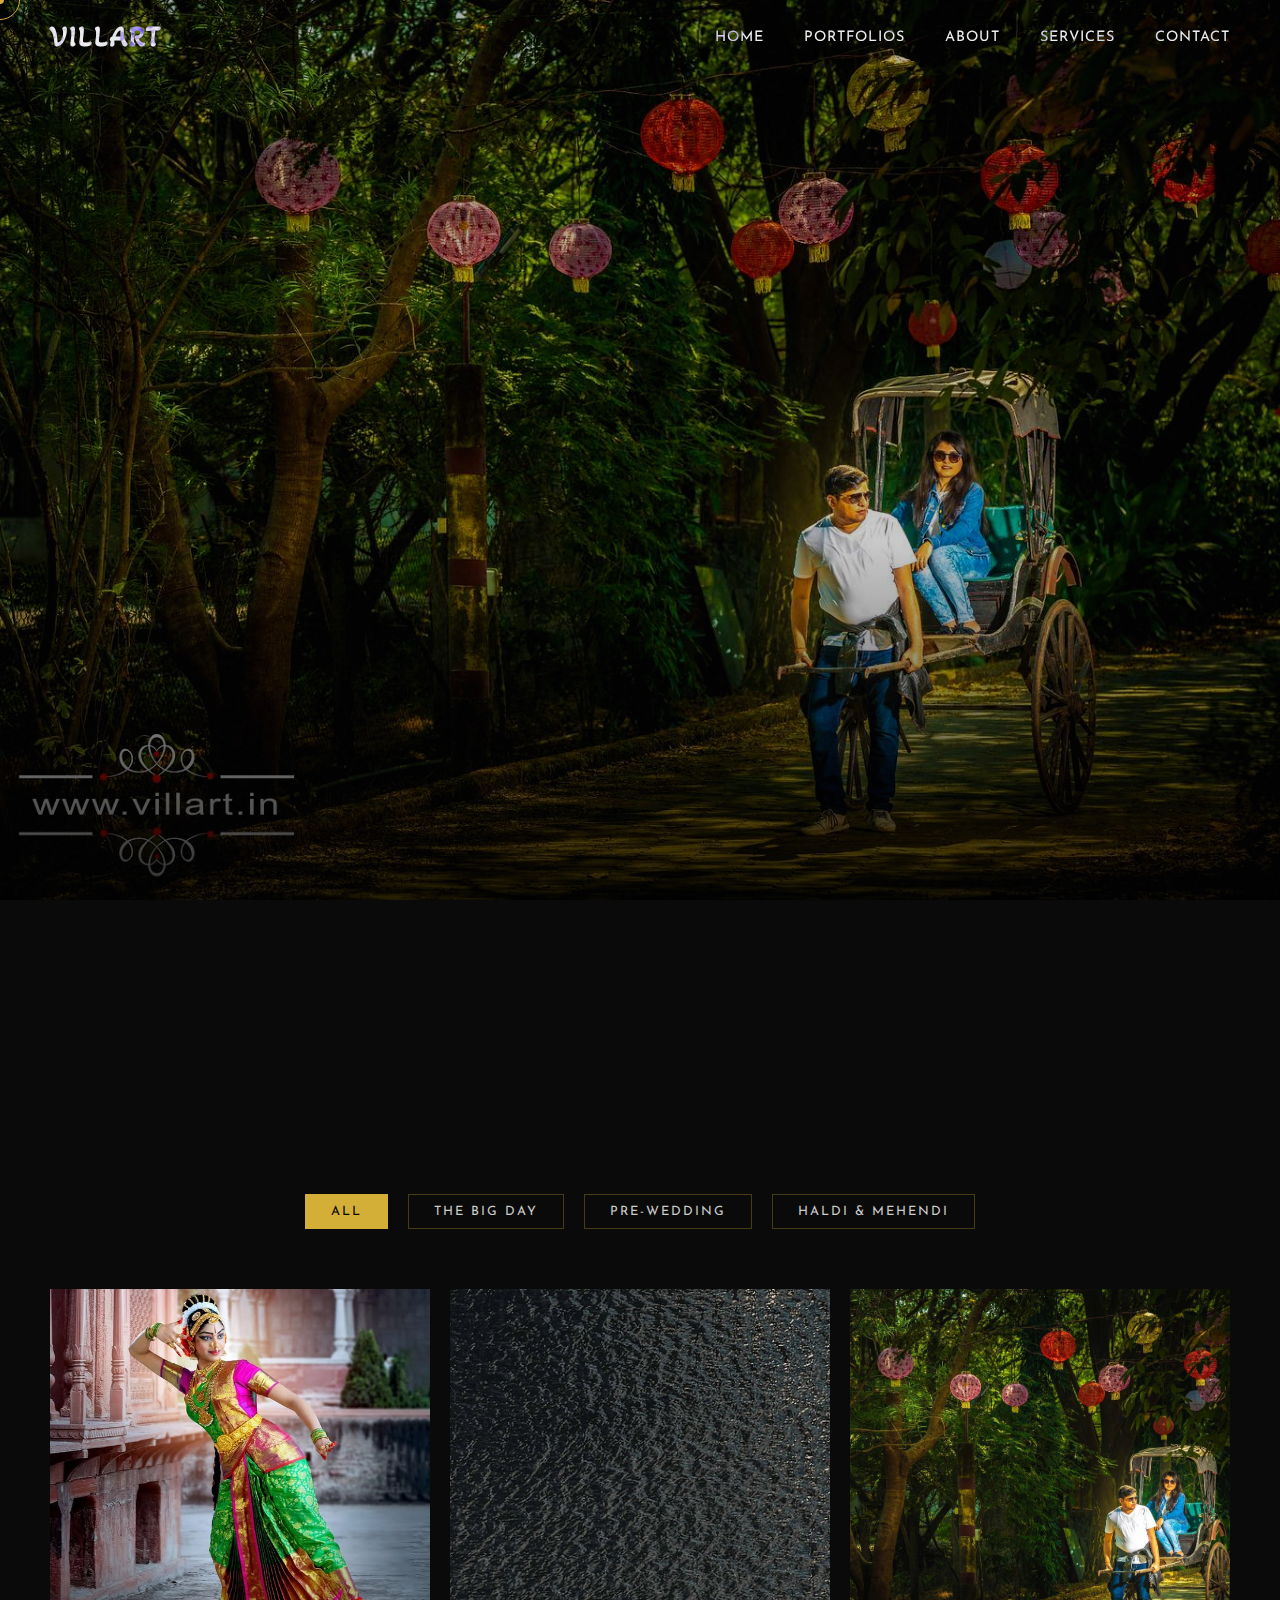
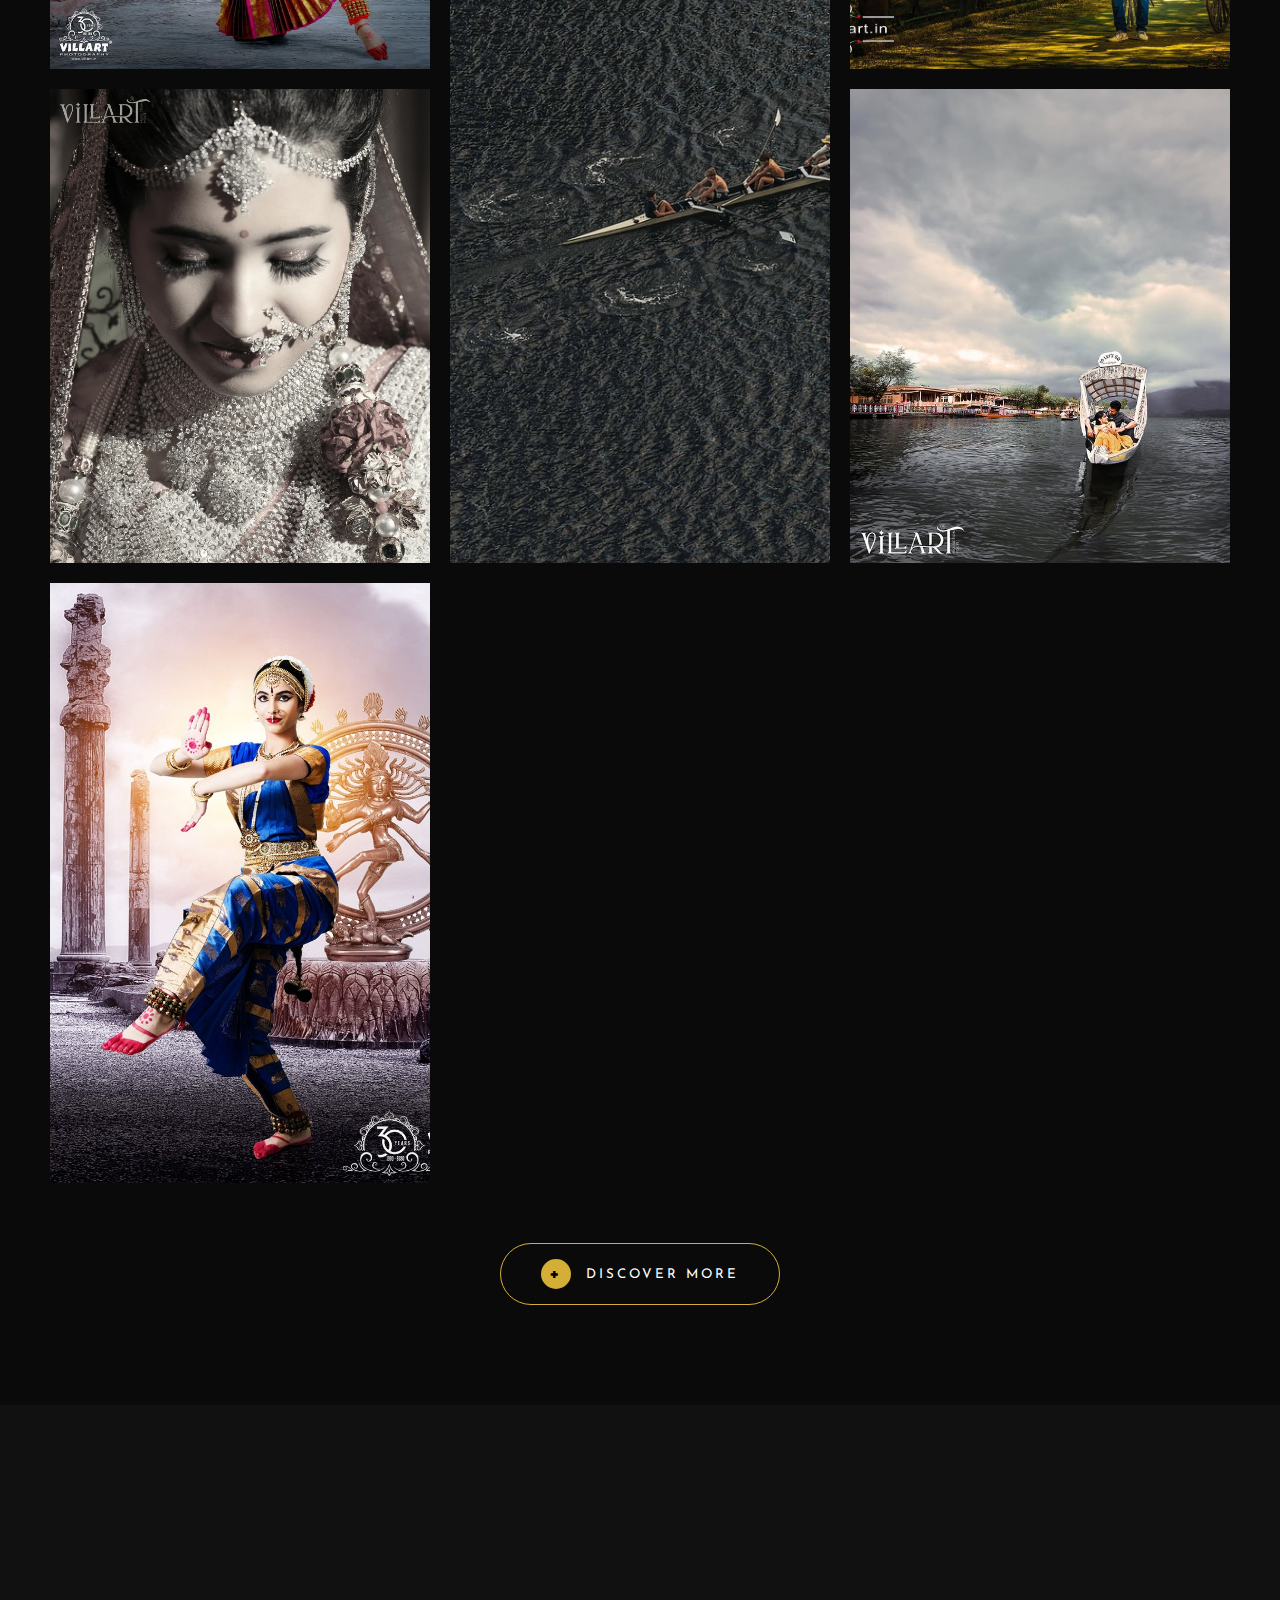
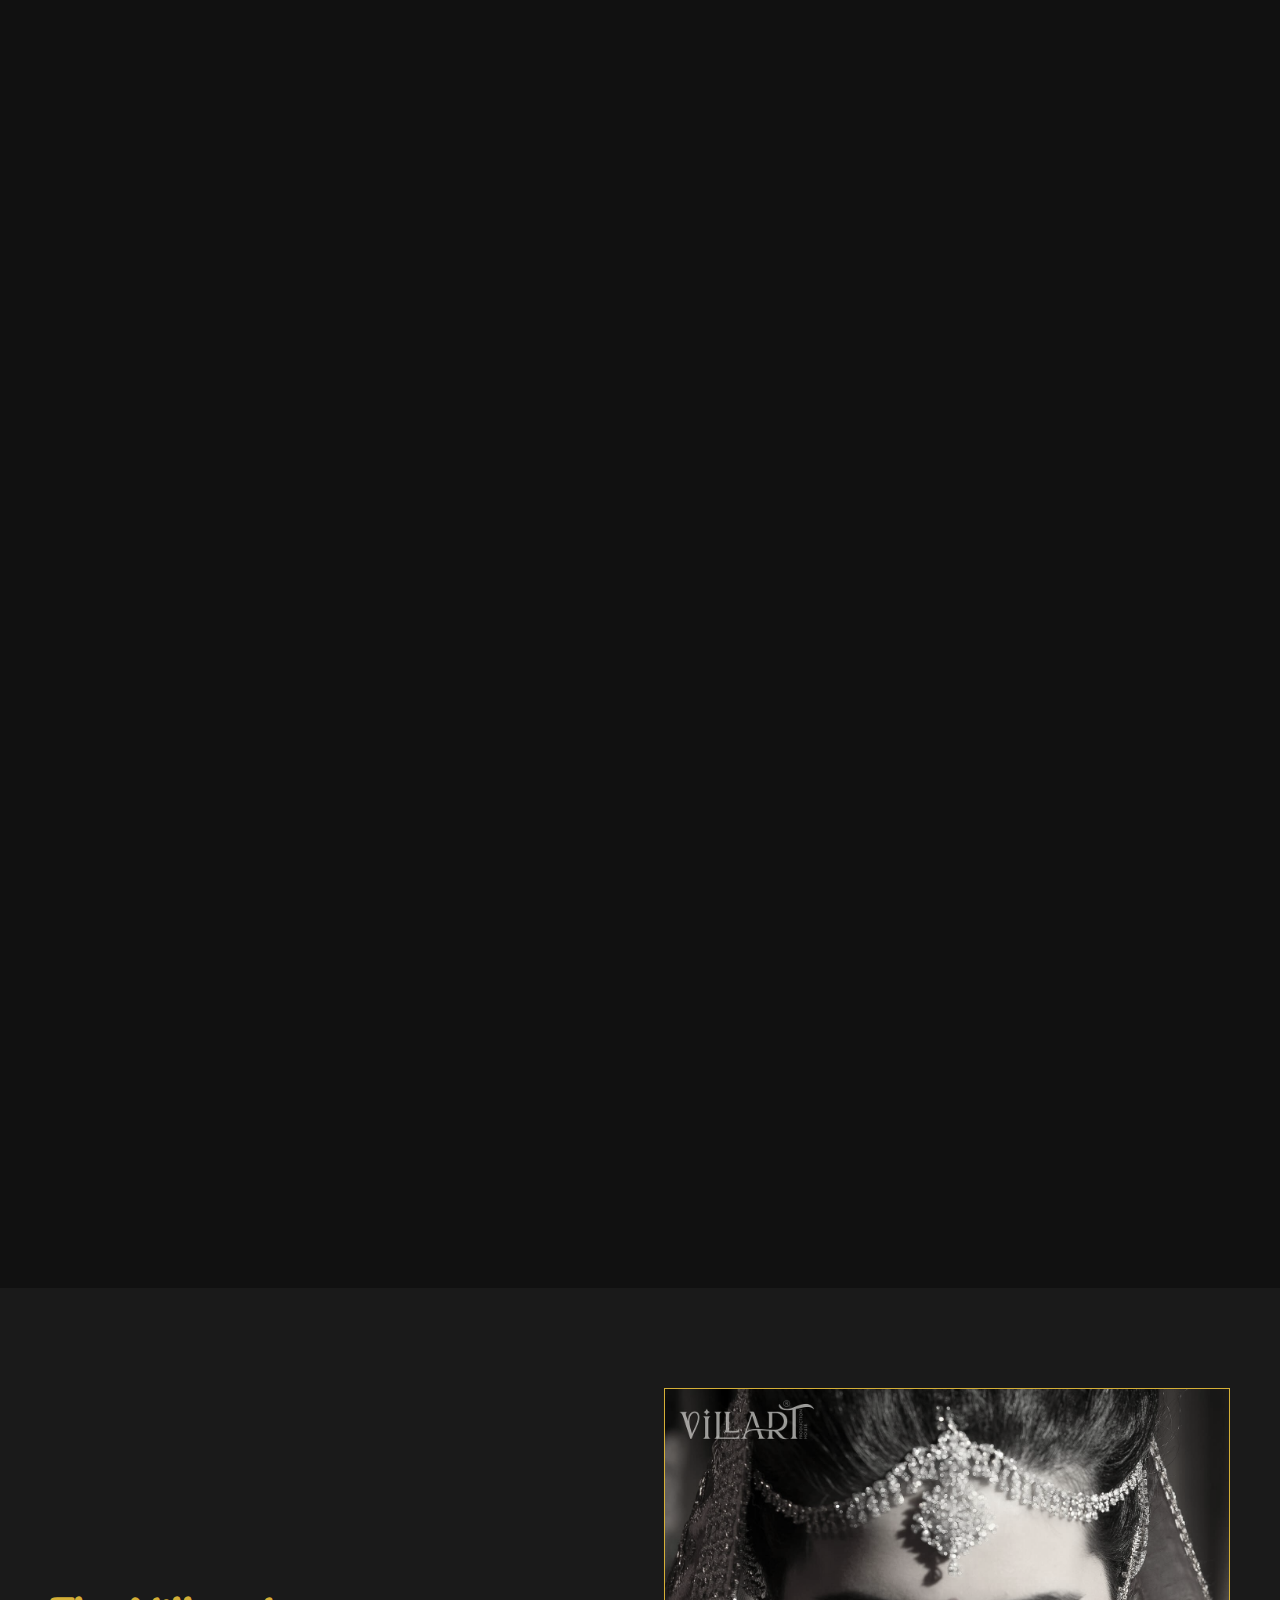
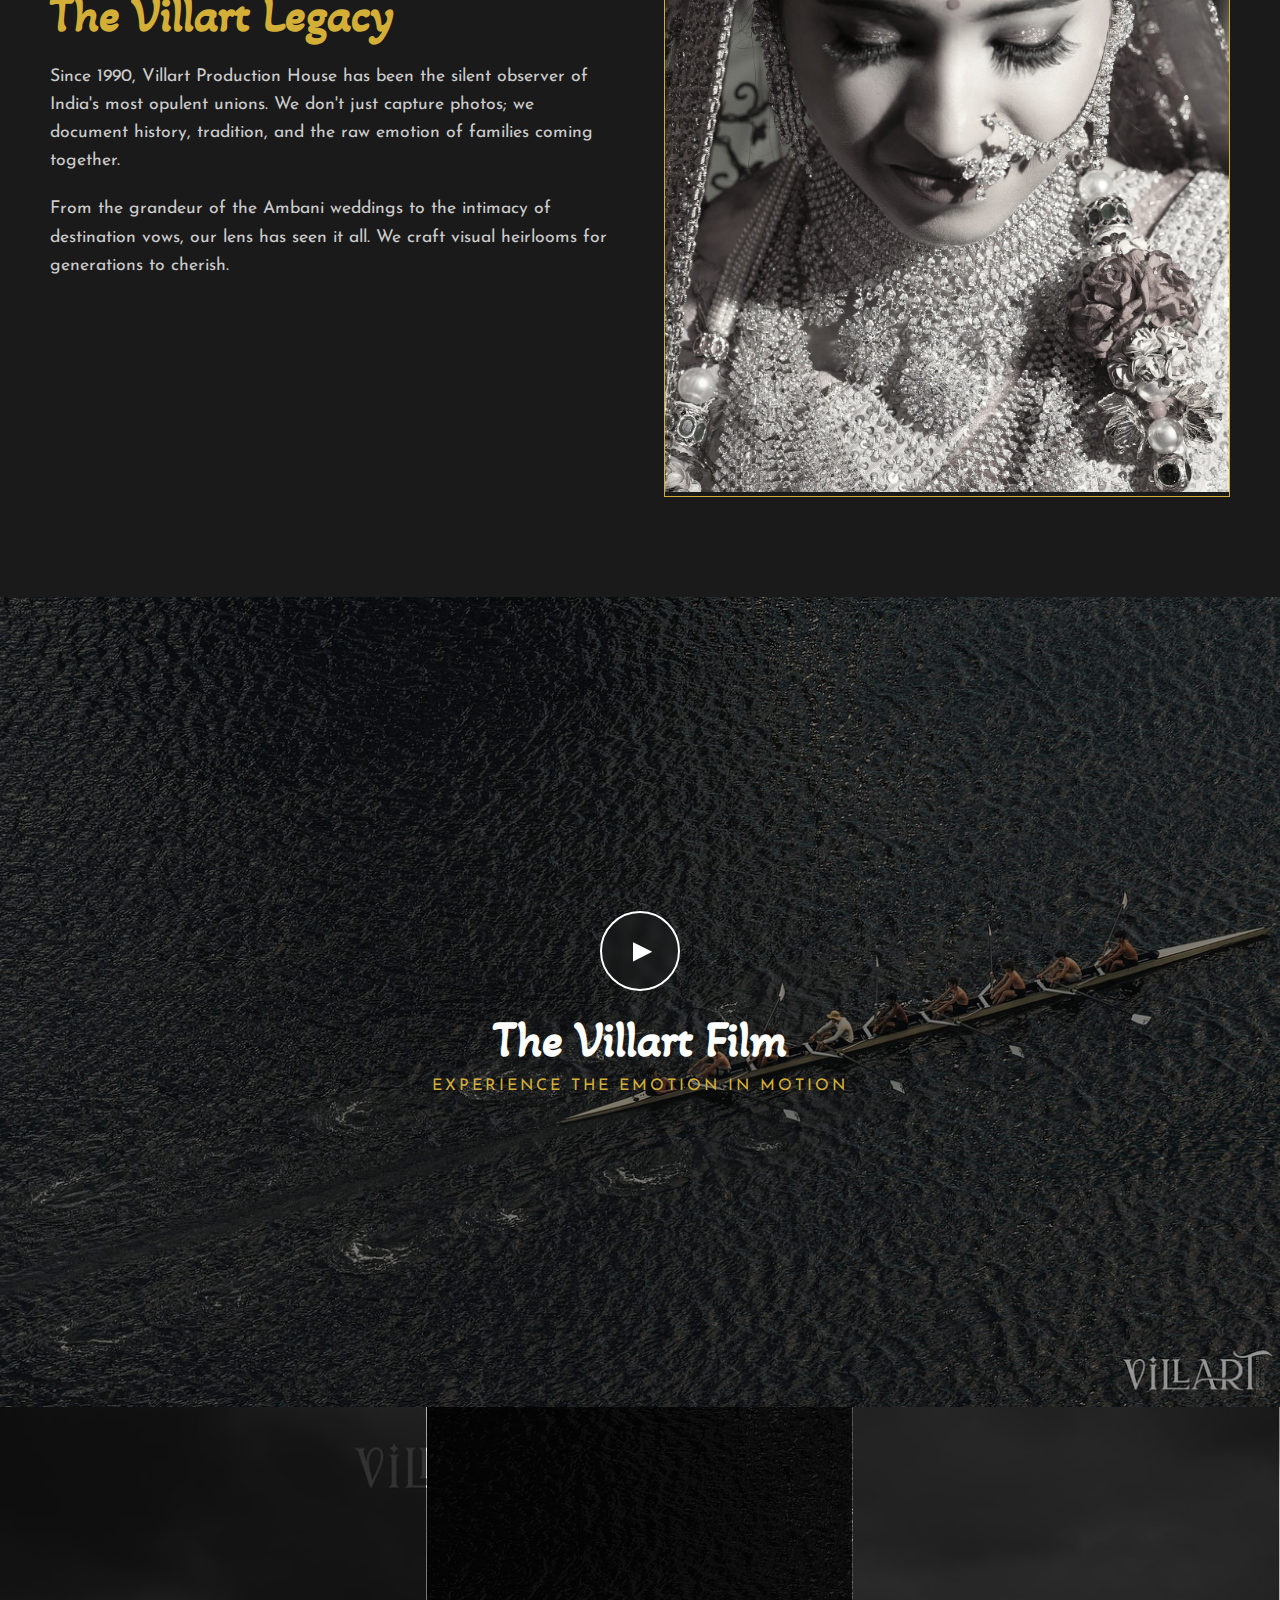
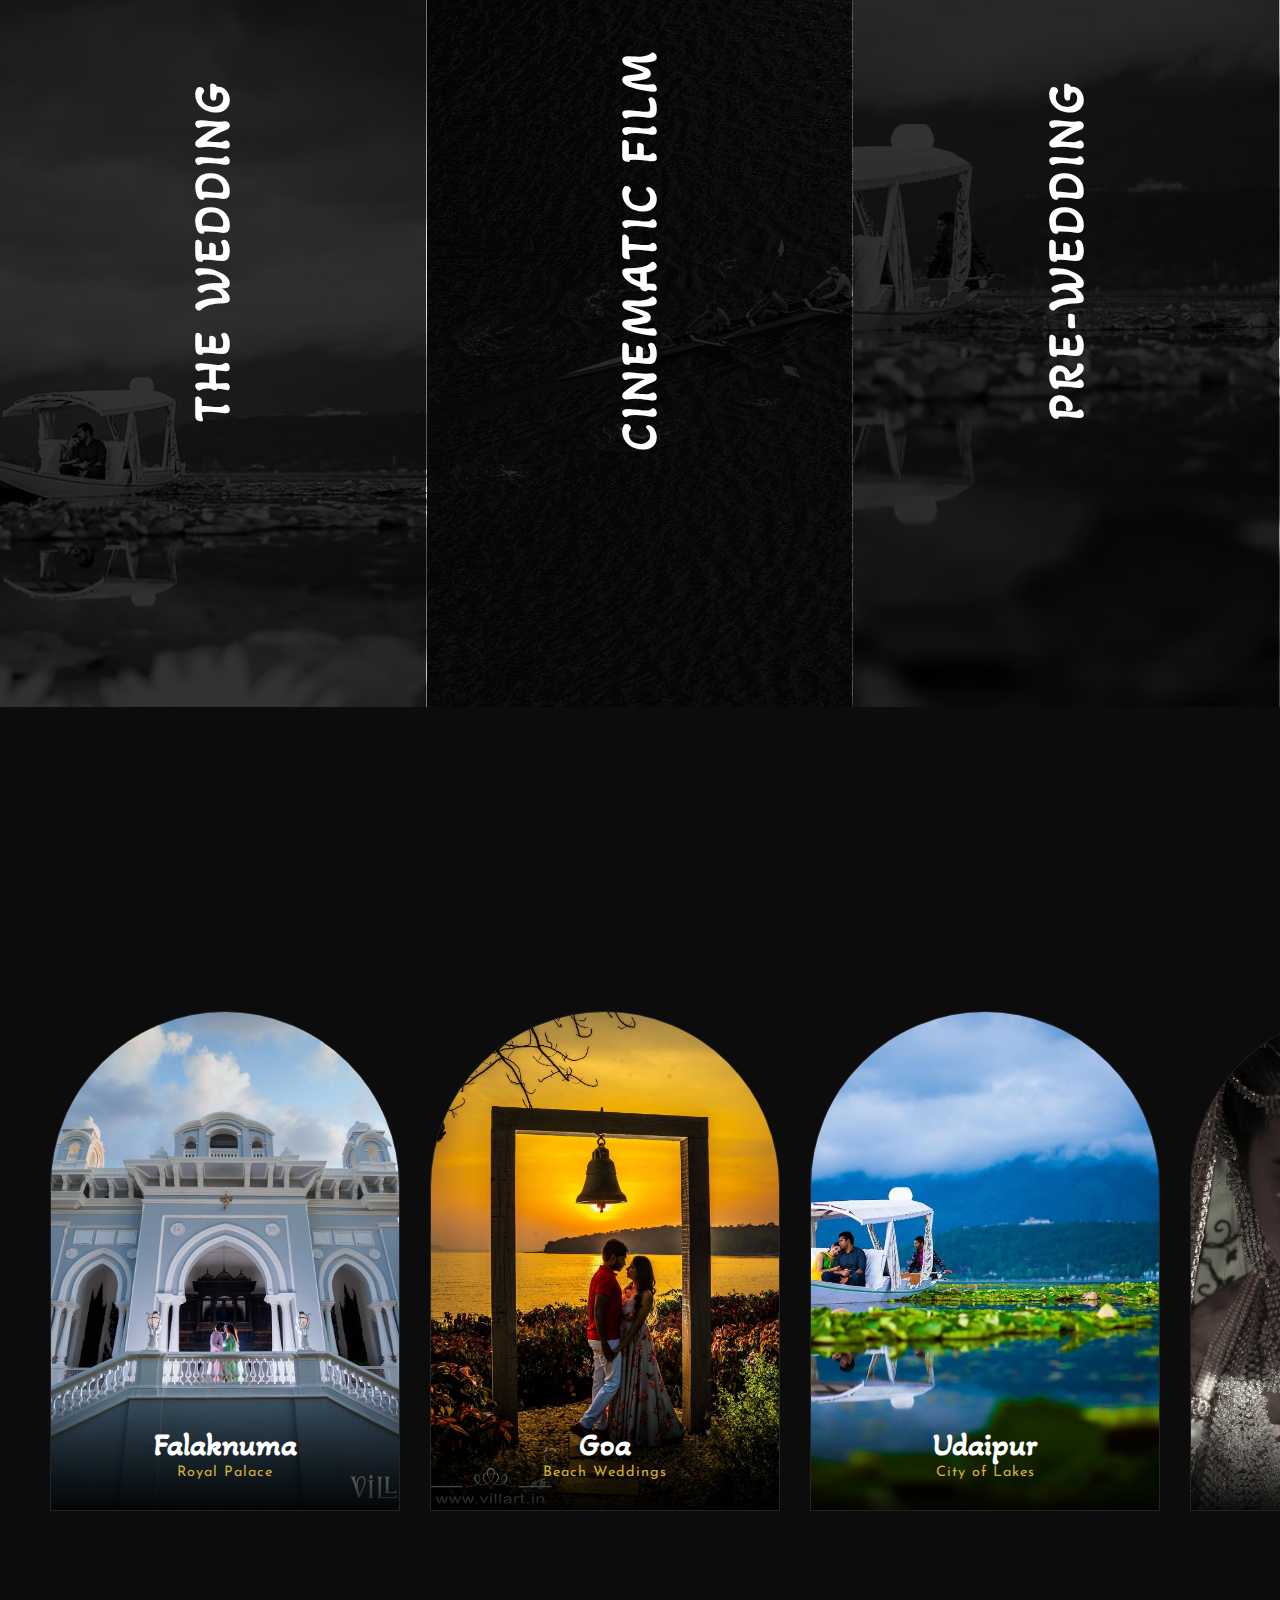
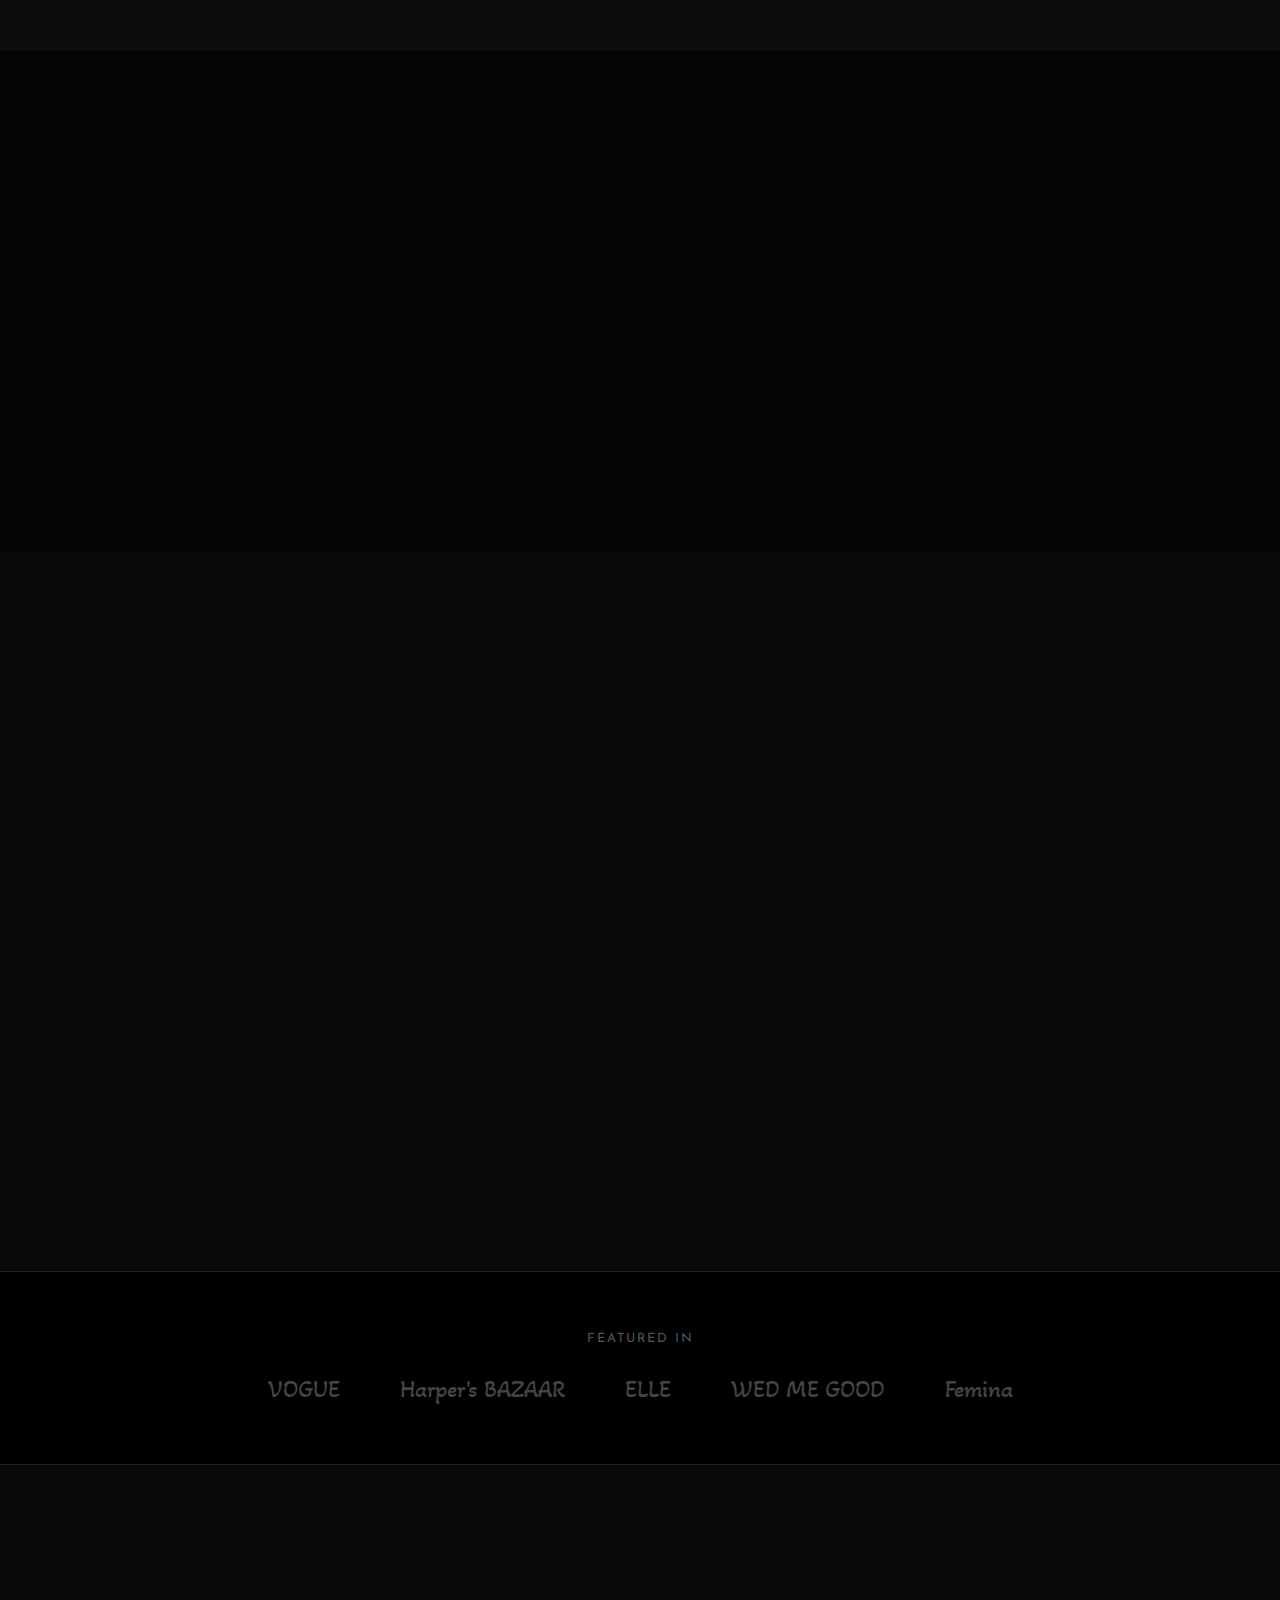
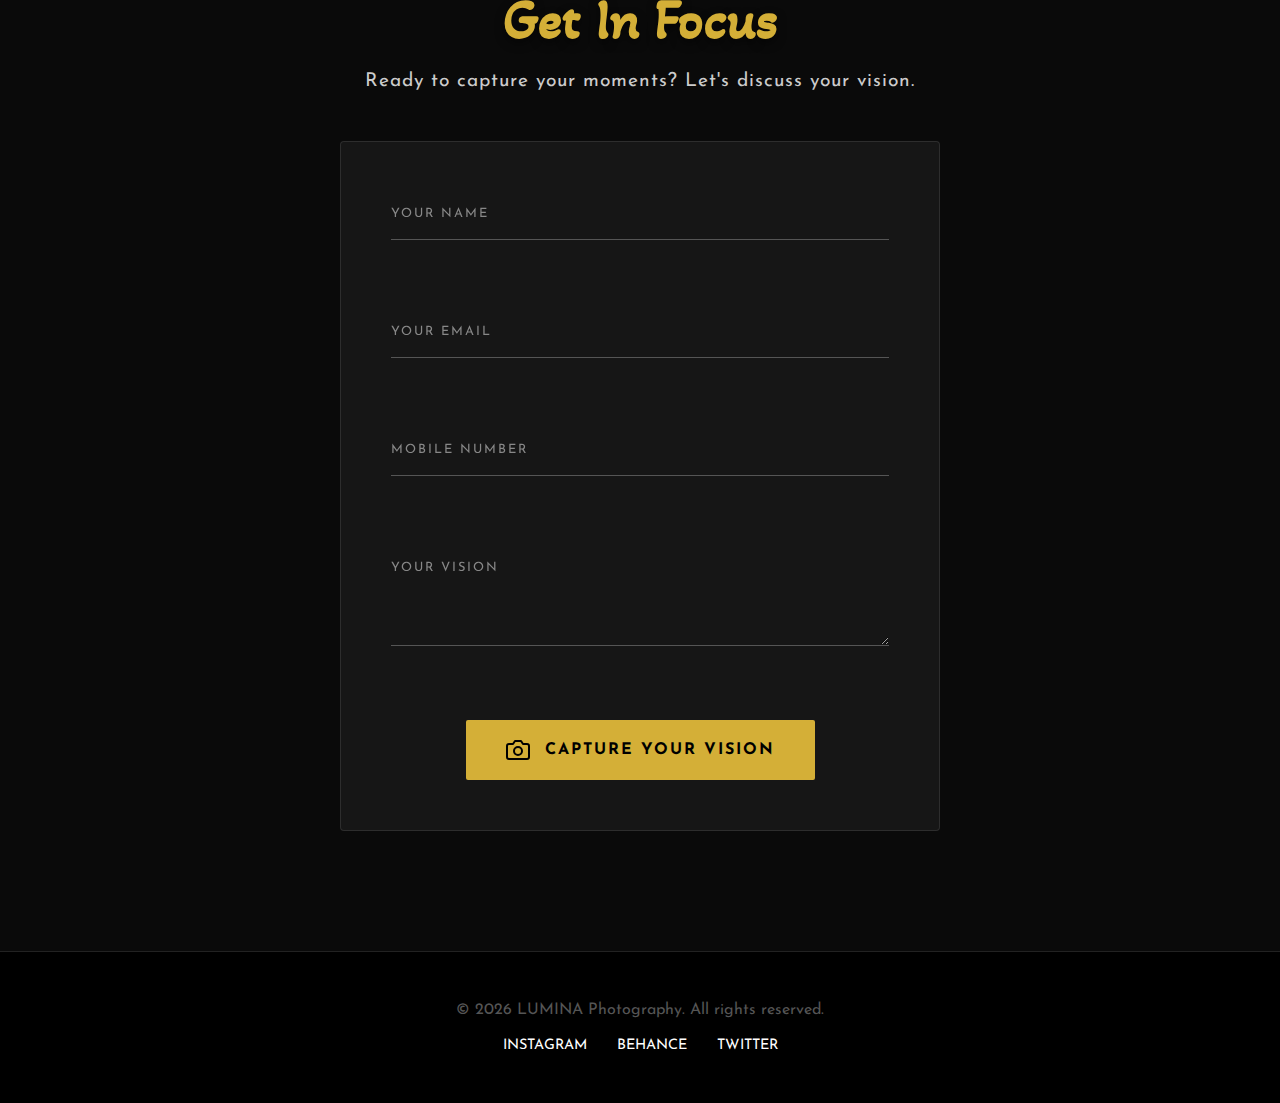
<file: index3/index.html>
<!doctype html>
<html lang="en">
  <head>
    <meta charset="UTF-8" />
    <meta name="viewport" content="width=device-width, initial-scale=1.0" />
    <title>VILLART | Premium Photography</title>
    <link rel="preconnect" href="https://fonts.googleapis.com" />
    <link rel="preconnect" href="https://fonts.gstatic.com" crossorigin />
    <link
      href="https://fonts.googleapis.com/css2?family=Akaya+Kanadaka&family=Josefin+Sans:wght@300;400;600;700&display=swap"
      rel="stylesheet"
    />
    <link rel="stylesheet" href="style.css" />
  </head>
  <body>
    <!-- Custom Cursor -->
    <div class="cursor-dot"></div>
    <div class="cursor-outline"></div>

    <!-- Shutter Animation Overlay -->
    <div class="shutter-container" id="shutter">
      <div class="shutter-blade top-left"></div>
      <div class="shutter-blade top-right"></div>
      <div class="shutter-blade bottom-left"></div>
      <div class="shutter-blade bottom-right"></div>
      <div class="shutter-center">
        <div class="aperture"></div>
      </div>
    </div>
    
    <!-- Camera Flash Overlay -->
    <div id="camera-flash"></div>

    <!-- Navigation -->
    <nav>
      <div class="logo">VILLART</div>
      <ul class="nav-links">
        <li><a href="index.html" class="active">Home</a></li>
        <li><a href="portfolio.html">Portfolios</a></li>
        <li><a href="about.html">About</a></li>
        <li><a href="services.html">Services</a></li>
        <li><a href="contact.html">Contact</a></li>
      </ul>
      <div class="menu-toggle">
        <span class="bar"></span>
        <span class="bar"></span>
        <span class="bar"></span>
      </div>
    </nav>

    <!-- Hero Section -->
    <section id="hero" class="hero">
      <div class="hero-slideshow">
        <!-- Slide 1 -->
        <div class="hero-slide active">
            <div class="slide-bg" style="background-image: url('images/choose-4.jpg')"></div>
            <div class="slide-caption">
                <h3>The Royal Union</h3>
                <p>Where Love Meets Legacy</p>
            </div>
        </div>
        <!-- Slide 2 -->
        <div class="hero-slide">
             <div class="slide-bg" style="background-image: url('images/560542513_18385399624181553_1336539889338774350_n.jpg')"></div>
             <div class="slide-caption">
                <h3>Timeless Traditions</h3>
                <p>Every Ritual, A Masterpiece</p>
            </div>
        </div>
        <!-- Slide 3 -->
        <div class="hero-slide">
             <div class="slide-bg" style="background-image: url('images/534590671_18421486624101213_3160708559675378795_n..jpg')"></div>
             <div class="slide-caption">
                <h3>Eternal Moments</h3>
                <p>Captured for Generations</p>
            </div>
        </div>
      </div>
      <div class="hero-content">
        <h1 class="hero-title">
          <span class="reveal-text">VILLART</span>
        </h1>
        <p class="hero-subtitle">Production House</p>
        <p class="hero-tagline">Documenting Opulent Indian Weddings Since 1990</p>
        <button class="cta-btn" id="exploreBtn">View Masterpieces</button>
      </div>
      <div class="scroll-indicator">
        <div class="mouse">
          <div class="wheel"></div>
        </div>
        <div class="arrow"></div>
      </div>
    </section>

    <!-- Villart Masterpieces (Gallery) -->
    <section id="gallery" class="gallery-section">
      <div class="section-header">
        <h2>Villart Masterpieces</h2>
        <p class="section-subtitle">A collection of opulent memories</p>
      </div>
      
      <div class="gallery-filters">
        <button class="filter-btn active" data-filter="all">All</button>
        <button class="filter-btn" data-filter="wedding">The Big Day</button>
        <button class="filter-btn" data-filter="pre-wedding">Pre-Wedding</button>
        <button class="filter-btn" data-filter="haldi">Haldi & Mehendi</button>
      </div>

      <div class="masonry-grid">
        <!-- Item 1 -->
        <div class="masonry-item" data-category="wedding">
          <img src="images/298809936_1218389498701535_5825423761768576841_n..jpg" alt="Royal Wedding">
          <div class="item-overlay">
            <h4>Royal Union</h4>
          </div>
        </div>
        <!-- Item 2 -->
        <div class="masonry-item portrait" data-category="pre-wedding">
          <img src="images/560542513_18385399624181553_1336539889338774350_n.jpg" alt="Pre-Wedding">
          <div class="item-overlay">
            <h4>Timeless Love</h4>
          </div>
        </div>
        <!-- Item 3 -->
        <div class="masonry-item" data-category="haldi">
          <img src="images/choose-4.jpg" alt="Haldi Joy">
          <div class="item-overlay">
            <h4>Haldi Joy</h4>
          </div>
        </div>
        <!-- Item 4 -->
        <div class="masonry-item" data-category="wedding">
          <img src="images/bride.jpg" alt="The Bride">
          <div class="item-overlay">
            <h4>The Bride</h4>
          </div>
        </div>
        <!-- Item 5 -->
        <div class="masonry-item" data-category="pre-wedding">
          <img src="images/381182102_304511885611682_9140619120440877140_n..jpg" alt="Goa Sunset">
          <div class="item-overlay">
            <h4>Goa Sunset</h4>
          </div>
        </div>
        <!-- Item 6 -->
        <div class="masonry-item portrait" data-category="wedding">
          <img src="images/danceing.jpg" alt="Sangeet Dance">
          <div class="item-overlay">
            <h4>Sangeet Night</h4>
          </div>
        </div>
        <!-- Item 7 -->
        <div class="masonry-item" data-category="wedding">
          <img src="images/falaknama palaca.jpg" alt="Falaknuma Palace">
          <div class="item-overlay">
            <h4>Royal Venue</h4>
          </div>
        </div>
        <!-- Item 8 -->
        <div class="masonry-item" data-category="haldi">
          <img src="images/haldi.jpg" alt="Turmeric Glow">
          <div class="item-overlay">
            <h4>Turmeric Glow</h4>
          </div>
        </div>
        <!-- Item 9 -->
        <div class="masonry-item" data-category="pre-wedding">
          <img src="images/lake.jpg" alt="Lake Romance">
          <div class="item-overlay">
            <h4>Lake Romance</h4>
          </div>
        </div>
        <!-- Item 10 -->
        <div class="masonry-item" data-category="wedding">
          <img src="images/380748951_284188131081848_8273531264612274183_n.jpg" alt="Golden Hour">
          <div class="item-overlay">
            <h4>Golden Hour</h4>
          </div>
        </div>
        <!-- Item 11 -->
        <div class="masonry-item portrait" data-category="haldi">
          <img src="images/573477342_18388990447181553_3273664846797173142_n..jpg" alt="Haldi Celebration">
          <div class="item-overlay">
            <h4>Celebration</h4>
          </div>
        </div>
        <!-- Item 12 -->
        <div class="masonry-item" data-category="wedding">
          <img src="images/323179378_714459396650106_733436599180110455_n..jpg" alt="The Vow">
          <div class="item-overlay">
            <h4>The Vow</h4>
          </div>
        </div>
        <!-- Item 13 -->
        <div class="masonry-item" data-category="wedding">
          <img src="images/462660720_1253796969369803_4690794799303450226_n..jpg" alt="Mandap Details">
          <div class="item-overlay">
            <h4>Mandap Details</h4>
          </div>
        </div>
        <!-- Item 14 -->
        <div class="masonry-item" data-category="haldi">
          <img src="images/462697824_858142433121612_2114814869817494720_n..jpg" alt="Rituals">
          <div class="item-overlay">
            <h4>Rituals</h4>
          </div>
        </div>
      </div>
      </div>

      <!-- Load More Button -->
      <div class="load-more-container">
          <button id="loadMoreBtn" class="load-more-btn">
              <span class="circle-icon">+</span>
              <span class="text">Discover More</span>
          </button>
      </div>
    </section>

    <!-- The Royal Journey (Pre-Wedding Cinematic Scroll) -->
    <!-- Re-using film-strip aesthetic but renamed -->
    <section id="journey" class="process-filmstrip">
        <div class="section-header">
            <h2>The Royal Journey</h2>
            <div class="film-strip-track">
                <div class="film-frame">
                    <span class="frame-number">01</span>
                    <div class="frame-image"><img src="images/couple -goa.jpg" alt="The Proposal"></div>
                    <div class="frame-content">
                        <h3>The Beginning</h3>
                        <p>Capturing the spark where it all started.</p>
                    </div>
                </div>
                <!-- Connector graphic CSS -->
                <div class="film-frame inverted">
                    <span class="frame-number">02</span>
                    <div class="frame-image"><img src="images/danceing.jpg" alt="Sangeet"></div>
                    <div class="frame-content">
                        <h3>The Celebration</h3>
                        <p>Music, dance, and the colors of Sangeet.</p>
                    </div>
                </div>
                <div class="film-frame">
                    <span class="frame-number">03</span>
                    <div class="frame-image"><img src="images/331294421_957926028458520_2419969326987510883_n.jpg" alt="The Wedding"></div>
                    <div class="frame-content">
                        <h3>The Union</h3>
                        <p>The timeless moment of promises.</p>
                    </div>
                </div>
            </div>
        </div>
    </section>

    <!-- About Section: The Villart Legacy -->
    <section id="about" class="about">
        <div class="about-content">
            <div class="about-text">
                <h2>The Villart Legacy</h2>
                <p>Since 1990, Villart Production House has been the silent observer of India's most opulent unions. We don't just capture photos; we document history, tradition, and the raw emotion of families coming together.</p>
                <p>From the grandeur of the Ambani weddings to the intimacy of destination vows, our lens has seen it all. We craft visual heirlooms for generations to cherish.</p>
            </div>
            <div class="about-image">
                <img src="images/bride.jpg" alt="The Villart Team">
            </div>
        </div>
    </section>

    <!-- Cinematic Teaser (Video Preview) -->
    <section class="cinematic-teaser">
        <div class="video-overlay">
            <div class="play-button">
                <span>&#9658;</span>
            </div>
            <h2>The Villart Film</h2>
            <p>Experience the emotion in motion</p>
        </div>
        <div class="video-bg-placeholder">
            <!-- Static image acting as video cover -->
            <img src="images/560542513_18385399624181553_1336539889338774350_n.jpg" alt="Cinematic Wedding Film">
        </div>
    </section>

    <!-- Lightbox Modal -->
    <div id="lightbox" class="lightbox">
        <span class="close-lightbox">&times;</span>
        <img class="lightbox-content" id="lightbox-img">
        <div class="caption"></div>
    </div>

    <!-- The Royal Collection (Services) -->
    <section id="services" class="services-reveal">
        <div class="service-item" style="--bg-url: url('images/380748951_284188131081848_8273531264612274183_n.jpg')">
            <h3 class="service-title">The Wedding</h3>
            <span class="service-meta">Traditional / Candid / Rituals</span>
            <div class="service-overlay"></div>
        </div>
        <div class="service-item" style="--bg-url: url('images/560542513_18385399624181553_1336539889338774350_n.jpg')">
            <h3 class="service-title">Cinematic Film</h3>
            <span class="service-meta">4K Trailers / Reels / Documentary</span>
            <div class="service-overlay"></div>
        </div>
        <div class="service-item" style="--bg-url: url('images/lake.jpg')">
            <h3 class="service-title">Pre-Wedding</h3>
            <span class="service-meta">Conceptual / Destination / Stylized</span>
            <div class="service-overlay"></div>
        </div>
    </section>

    <!-- Destinations (Luxury Venues) -->
    <section id="destinations" class="destinations">
        <div class="section-header">
            <h2>Iconic Destinations</h2>
            <p class="section-subtitle">From Royal Palaces to Beachside Vows</p>
        </div>
        <div class="destination-scroll">
            <div class="destination-card">
                <img src="images/falaknama palaca.jpg" alt="Falaknuma">
                <div class="dest-info">
                    <h3>Falaknuma</h3>
                    <span>Royal Palace</span>
                </div>
            </div>
            <div class="destination-card">
                <img src="images/couple -goa.jpg" alt="Goa">
                <div class="dest-info">
                    <h3>Goa</h3>
                    <span>Beach Weddings</span>
                </div>
            </div>
            <div class="destination-card">
                <img src="images/lake.jpg" alt="Udaipur">
                <div class="dest-info">
                    <h3>Udaipur</h3>
                    <span>City of Lakes</span>
                </div>
            </div>
            <div class="destination-card">
                <img src="images/bride.jpg" alt="Jaipur">
                <div class="dest-info">
                    <h3>Jaipur</h3>
                    <span>The Pink City</span>
                </div>
            </div>
        </div>
    </section>

    <!-- Parallax Quote Divider -->
    <section class="cinematic-quote">
        <div class="quote-text">
            <span>"In India, a wedding is not just an event. It is a festival of emotions."</span>
            <cite>— Villart Philosophy</cite>
        </div>
    </section>

    <!-- Client Love (Testimonials) -->
    <section class="testimonial-editorial">
        <div class="editorial-image">
            <img src="images/573477342_18388990447181553_3273664846797173142_n..jpg" alt="Happy Couple">
        </div>
        <div class="editorial-content">
            <blockquote>"Villart didn't just take photos. They made us feel like royalty. Every frame looks like a scene from a blockbluster movie."</blockquote>
            <cite>Deepika & Ranveer</cite>
            <div class="signature">Villart Muse</div>
        </div>
    </section>

    <!-- As Seen In (Press Credentials) -->
    <section class="press-section">
        <p>Featured In</p>
        <div class="press-logos">
            <span>VOGUE</span>
            <span>Harper's BAZAAR</span>
            <span>ELLE</span>
            <span>WED ME GOOD</span>
            <span>Femina</span>
        </div>
    </section>

    <!-- Contact Section -->
    <section id="contact" class="contact">
        <div class="contact-container">
            <h2>Get In Focus</h2>
            <p>Ready to capture your moments? Let's discuss your vision.</p>
            <form class="contact-form" id="contactForm">
                <div class="input-group">
                    <input type="text" id="name" required>
                    <label for="name">Your Name</label>
                </div>
                <div class="input-group">
                    <input type="email" id="email" required>
                    <label for="email">Your Email</label>
                </div>
                <div class="input-group">
                    <input type="tel" id="mobile" required>
                    <label for="mobile">Mobile Number</label>
                </div>
                <div class="input-group">
                    <textarea id="message" required></textarea>
                    <label for="message">Your Vision</label>
                </div>
                <button type="submit" class="submit-btn">
                    <svg xmlns="http://www.w3.org/2000/svg" width="24" height="24" viewBox="0 0 24 24" fill="none" stroke="currentColor" stroke-width="2" stroke-linecap="round" stroke-linejoin="round" class="feather feather-camera"><path d="M23 19a2 2 0 0 1-2 2H3a2 2 0 0 1-2-2V8a2 2 0 0 1 2-2h4l2-3h6l2 3h4a2 2 0 0 1 2 2z"></path><circle cx="12" cy="13" r="4"></circle></svg>
                    <span>Capture Your Vision</span>
                </button>
            </form>
        </div>
    </section>

    <!-- Polaroid Thank You Popup -->
    <div id="thankyou-popup" class="polaroid-popup">
        <div class="polaroid-frame">
            <span class="close-popup">&times;</span>
            <div class="polaroid-inner details-mode">
                <div class="submitted-details">
                    <p><strong>Name:</strong> <span id="pop-name"></span></p>
                    <p><strong>Email:</strong> <span id="pop-email"></span></p>
                    <p><strong>Mobile:</strong> <span id="pop-mobile"></span></p>
                    <p><strong>Vision:</strong> <span id="pop-message"></span></p>
                </div>
                <!-- Artistic overlay for texture -->
                <div class="developing-overlay"></div>
            </div>
            <div class="polaroid-caption">
                <h3>Request Received</h3>
                <p>We'll be in touch soon.</p>
            </div>
        </div>
    </div>

    <!-- Footer -->
    <footer>
        <p>&copy; 2026 LUMINA Photography. All rights reserved.</p>
        <div class="social-links">
            <a href="#">Instagram</a>
            <a href="#">Behance</a>
            <a href="#">Twitter</a>
        </div>
    </footer>

    <script src="script.js"></script>
  </body>
</html>
</file>
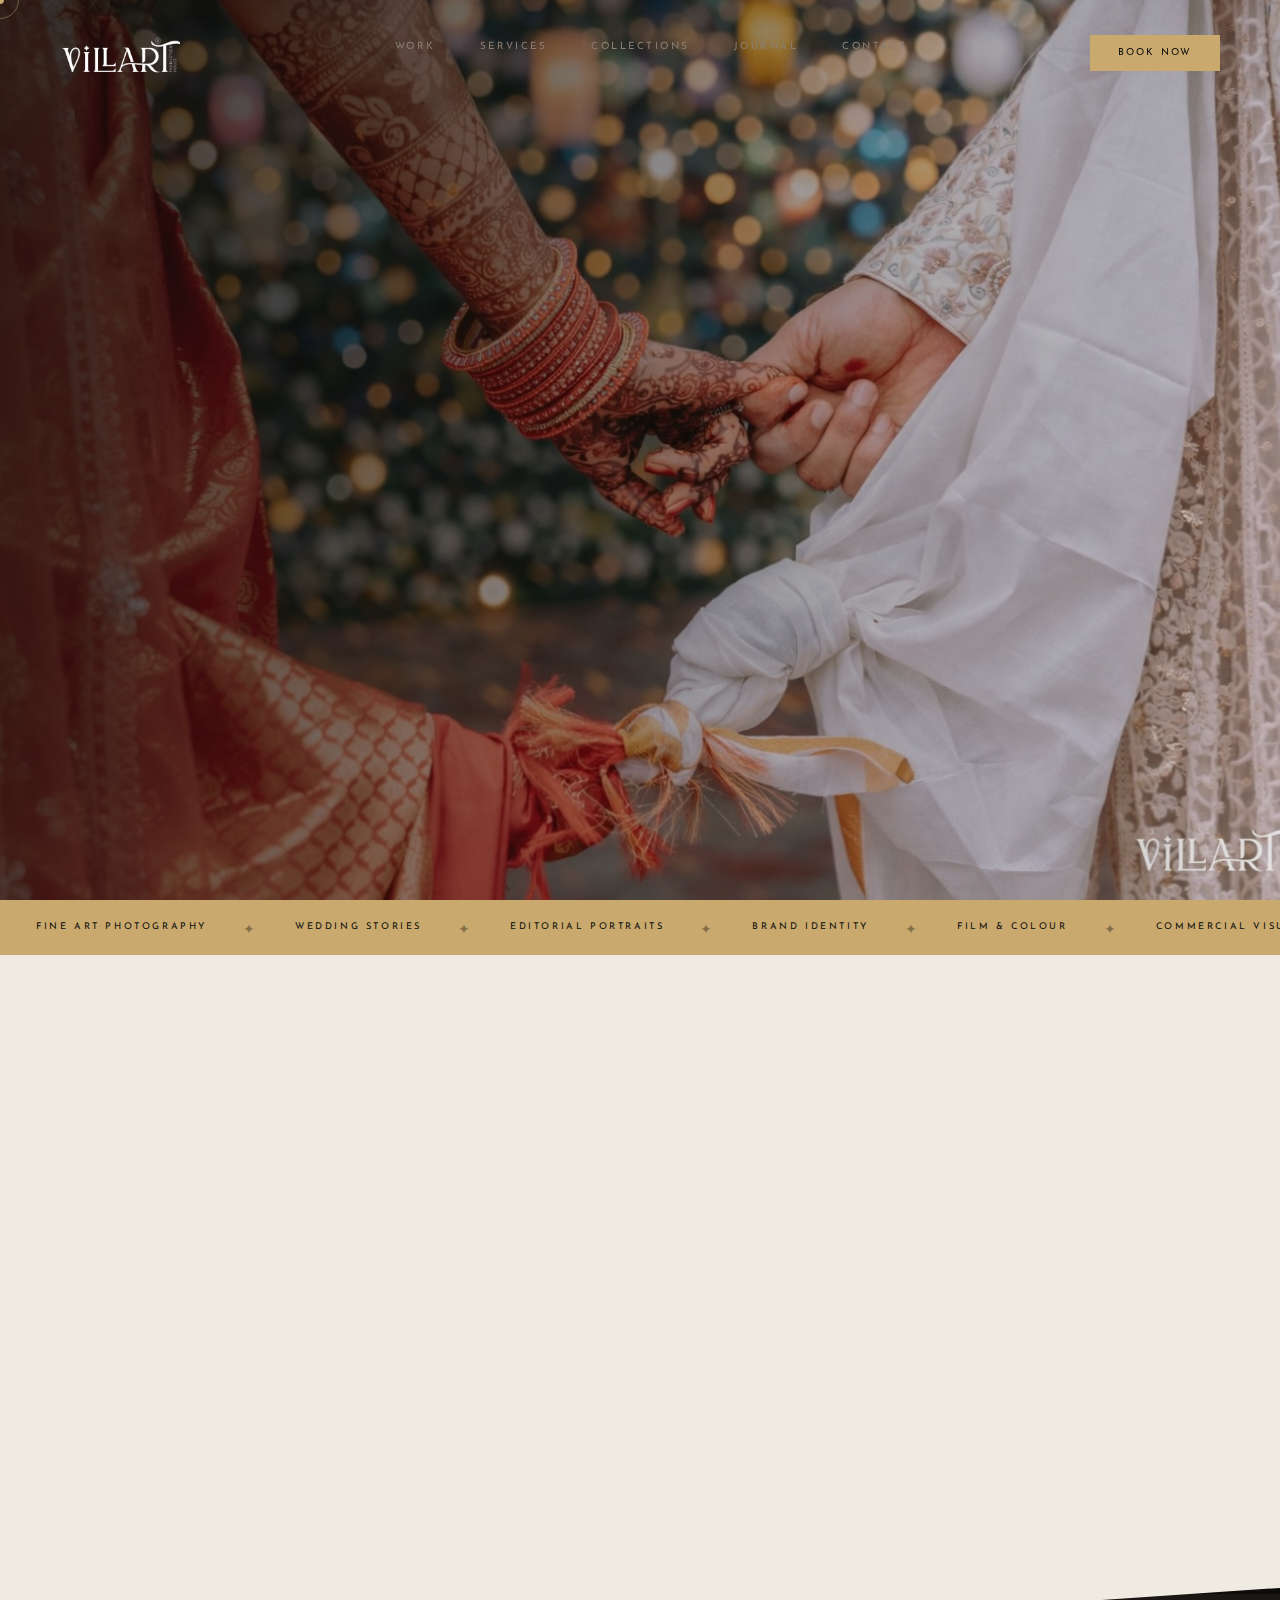
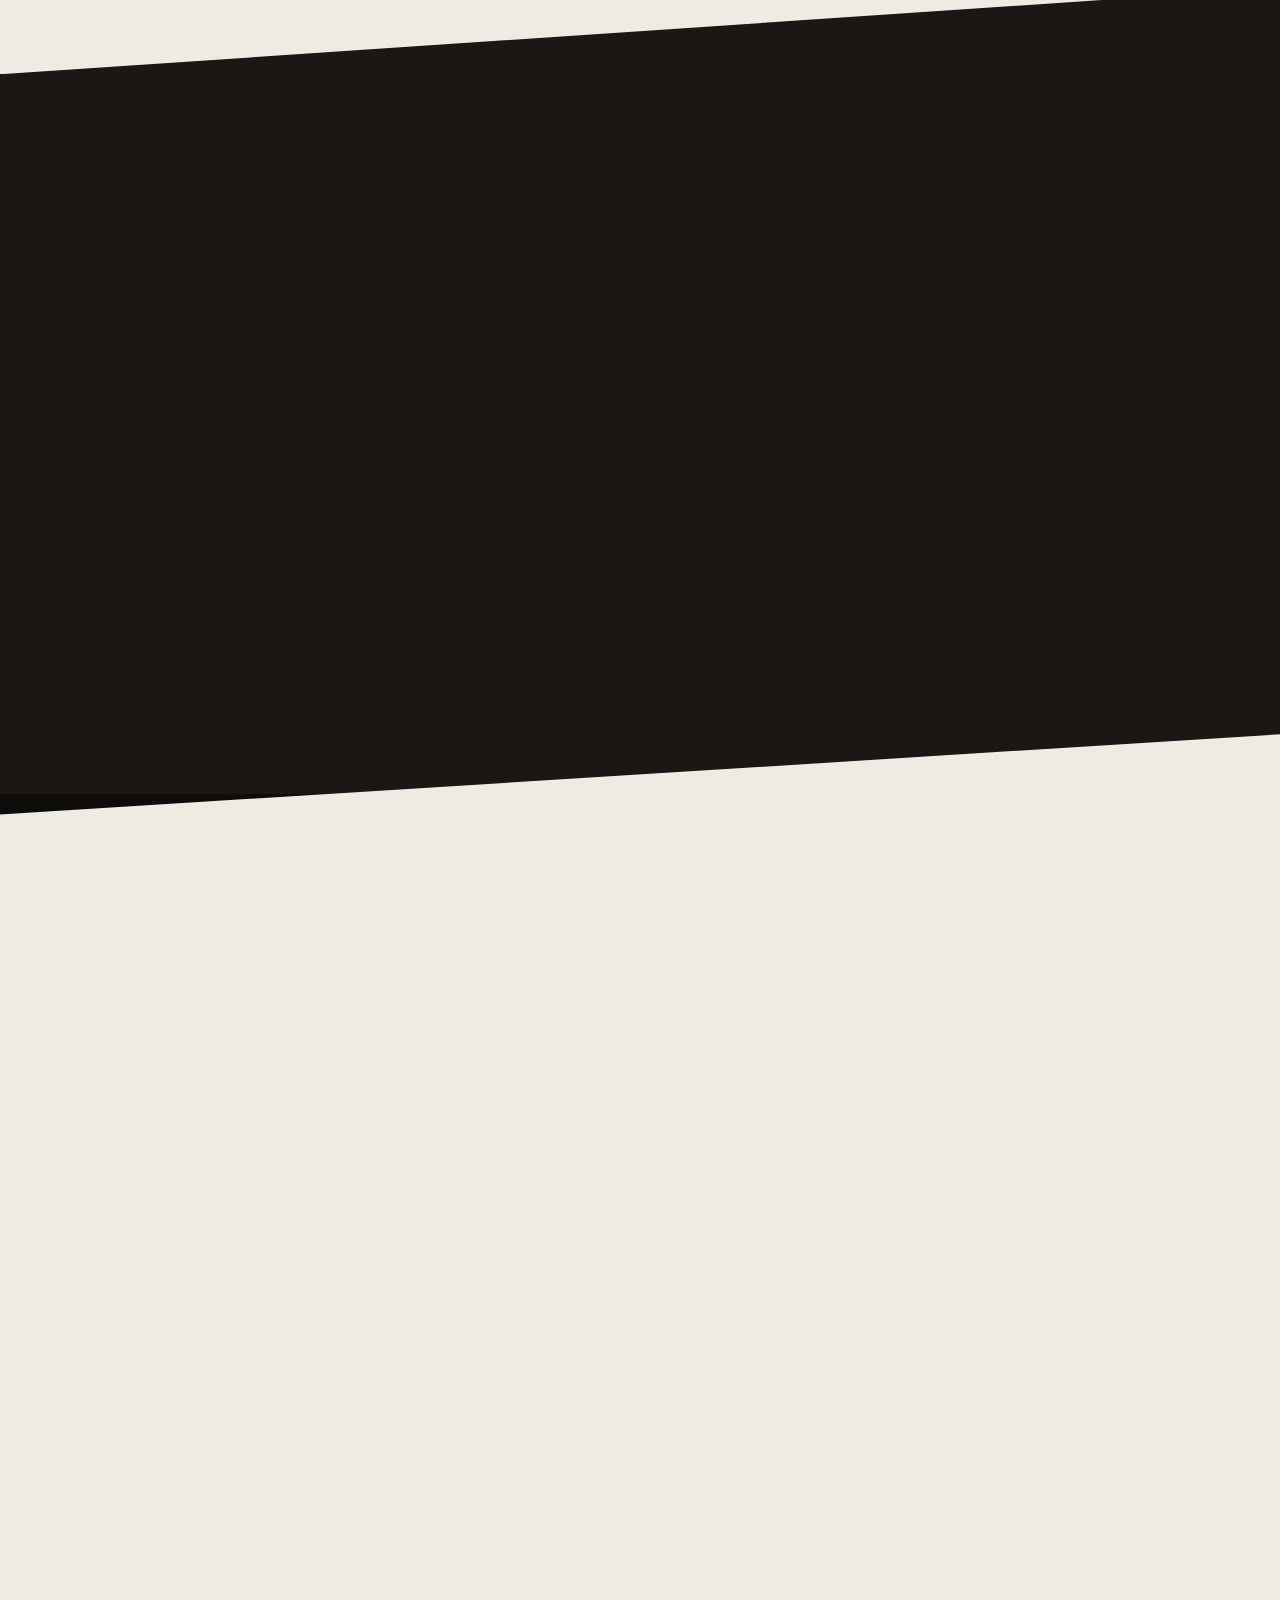
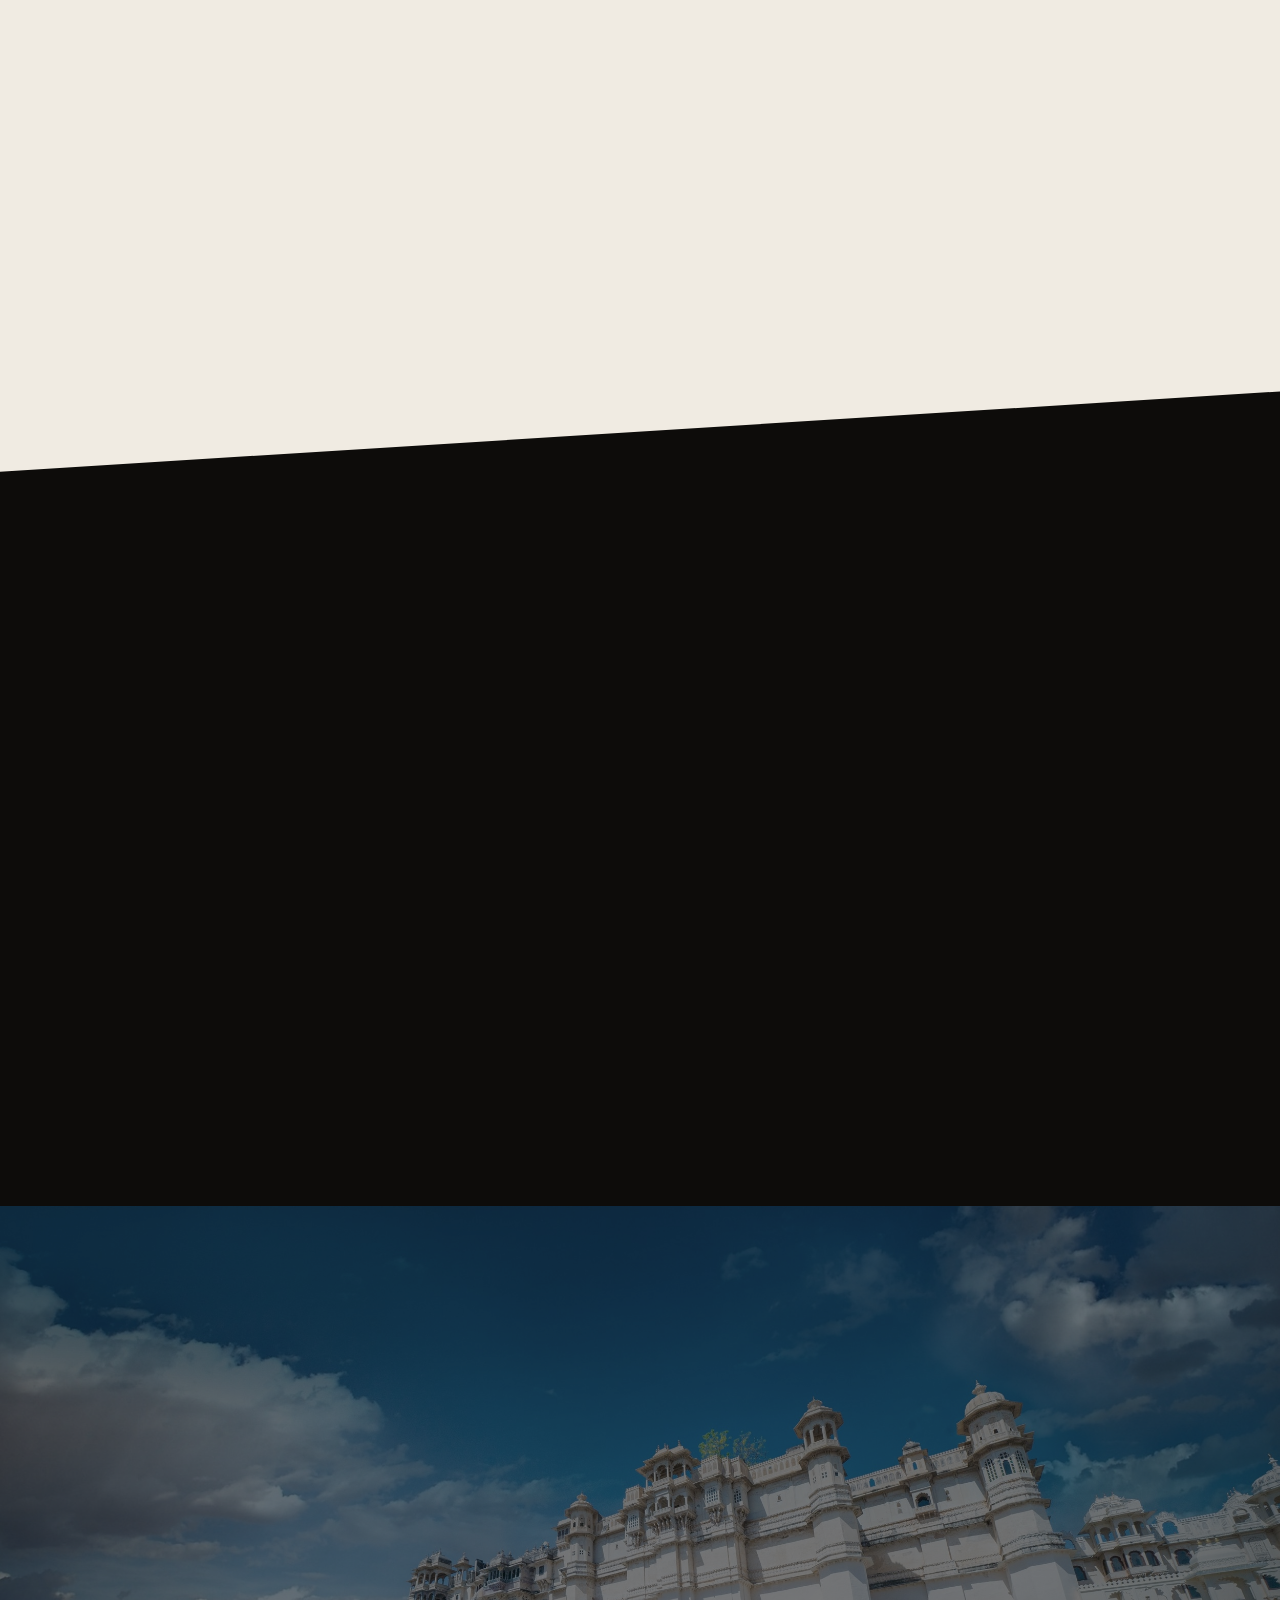
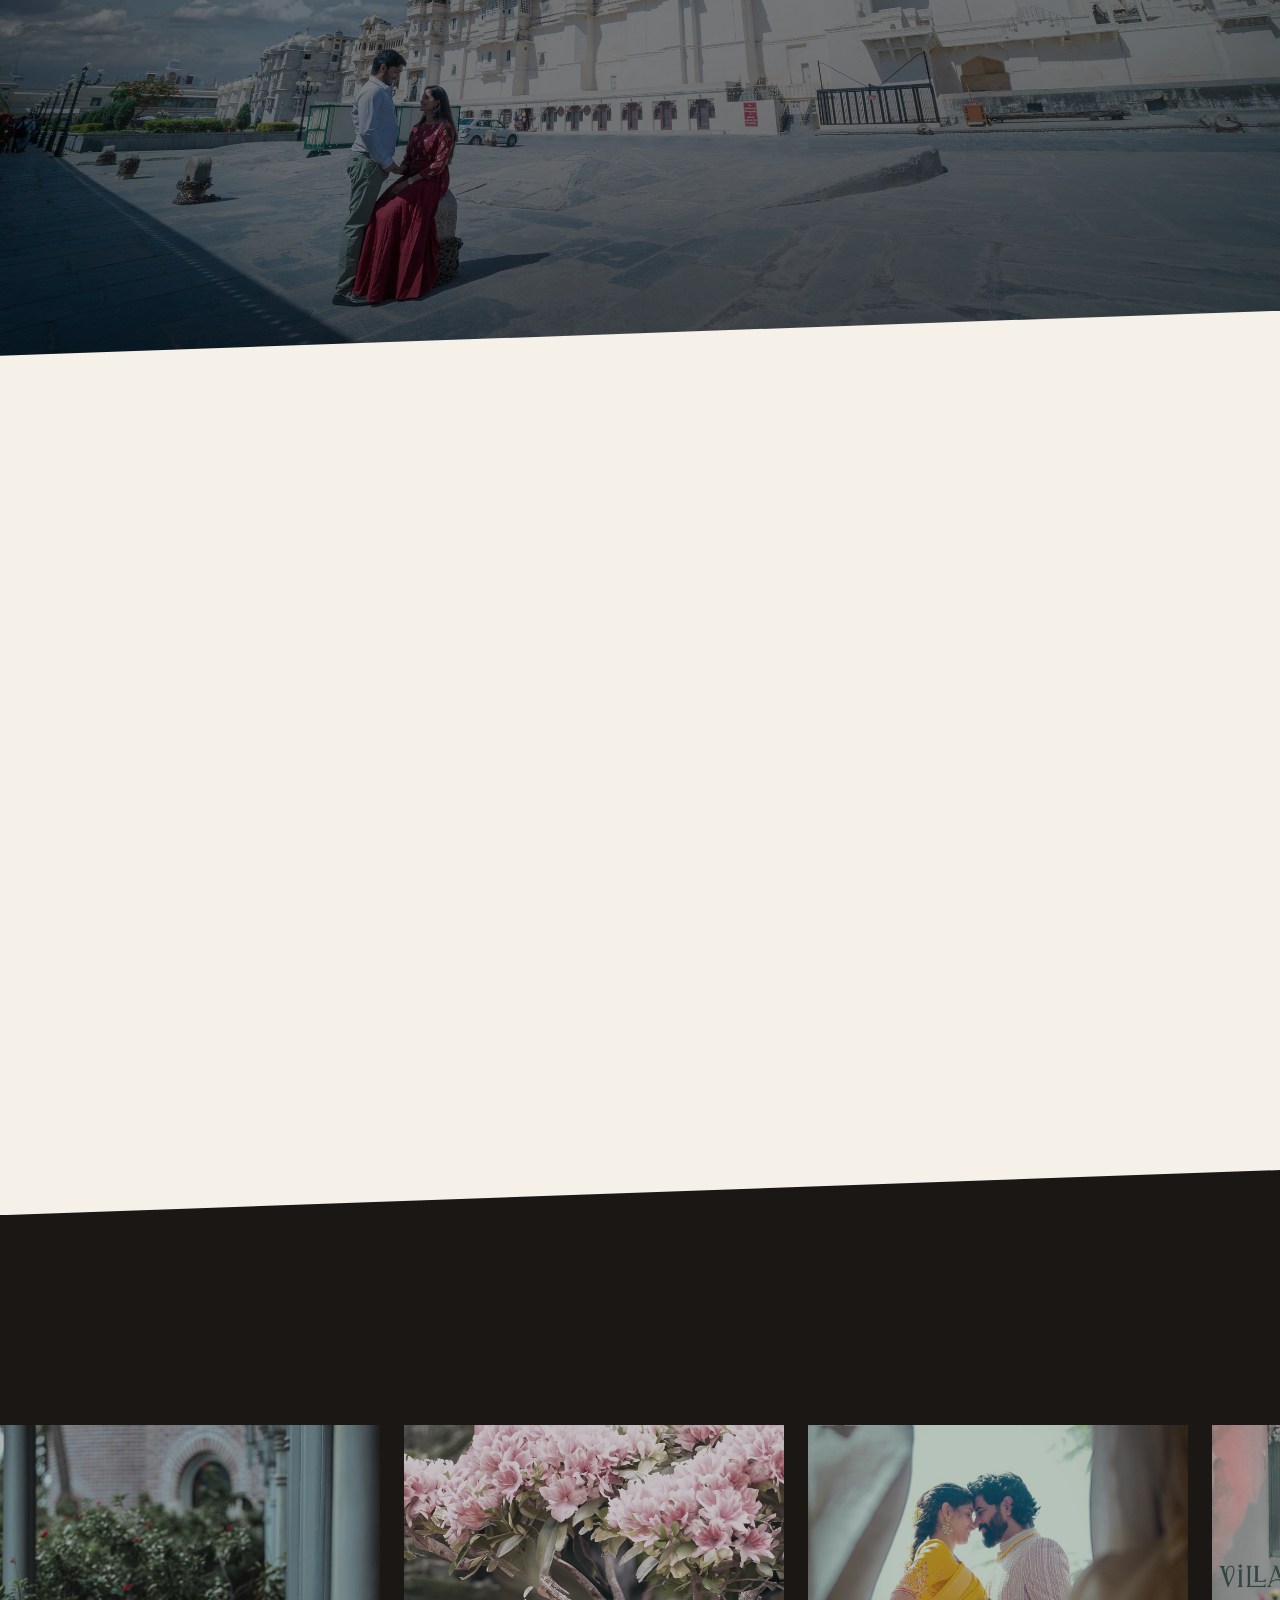
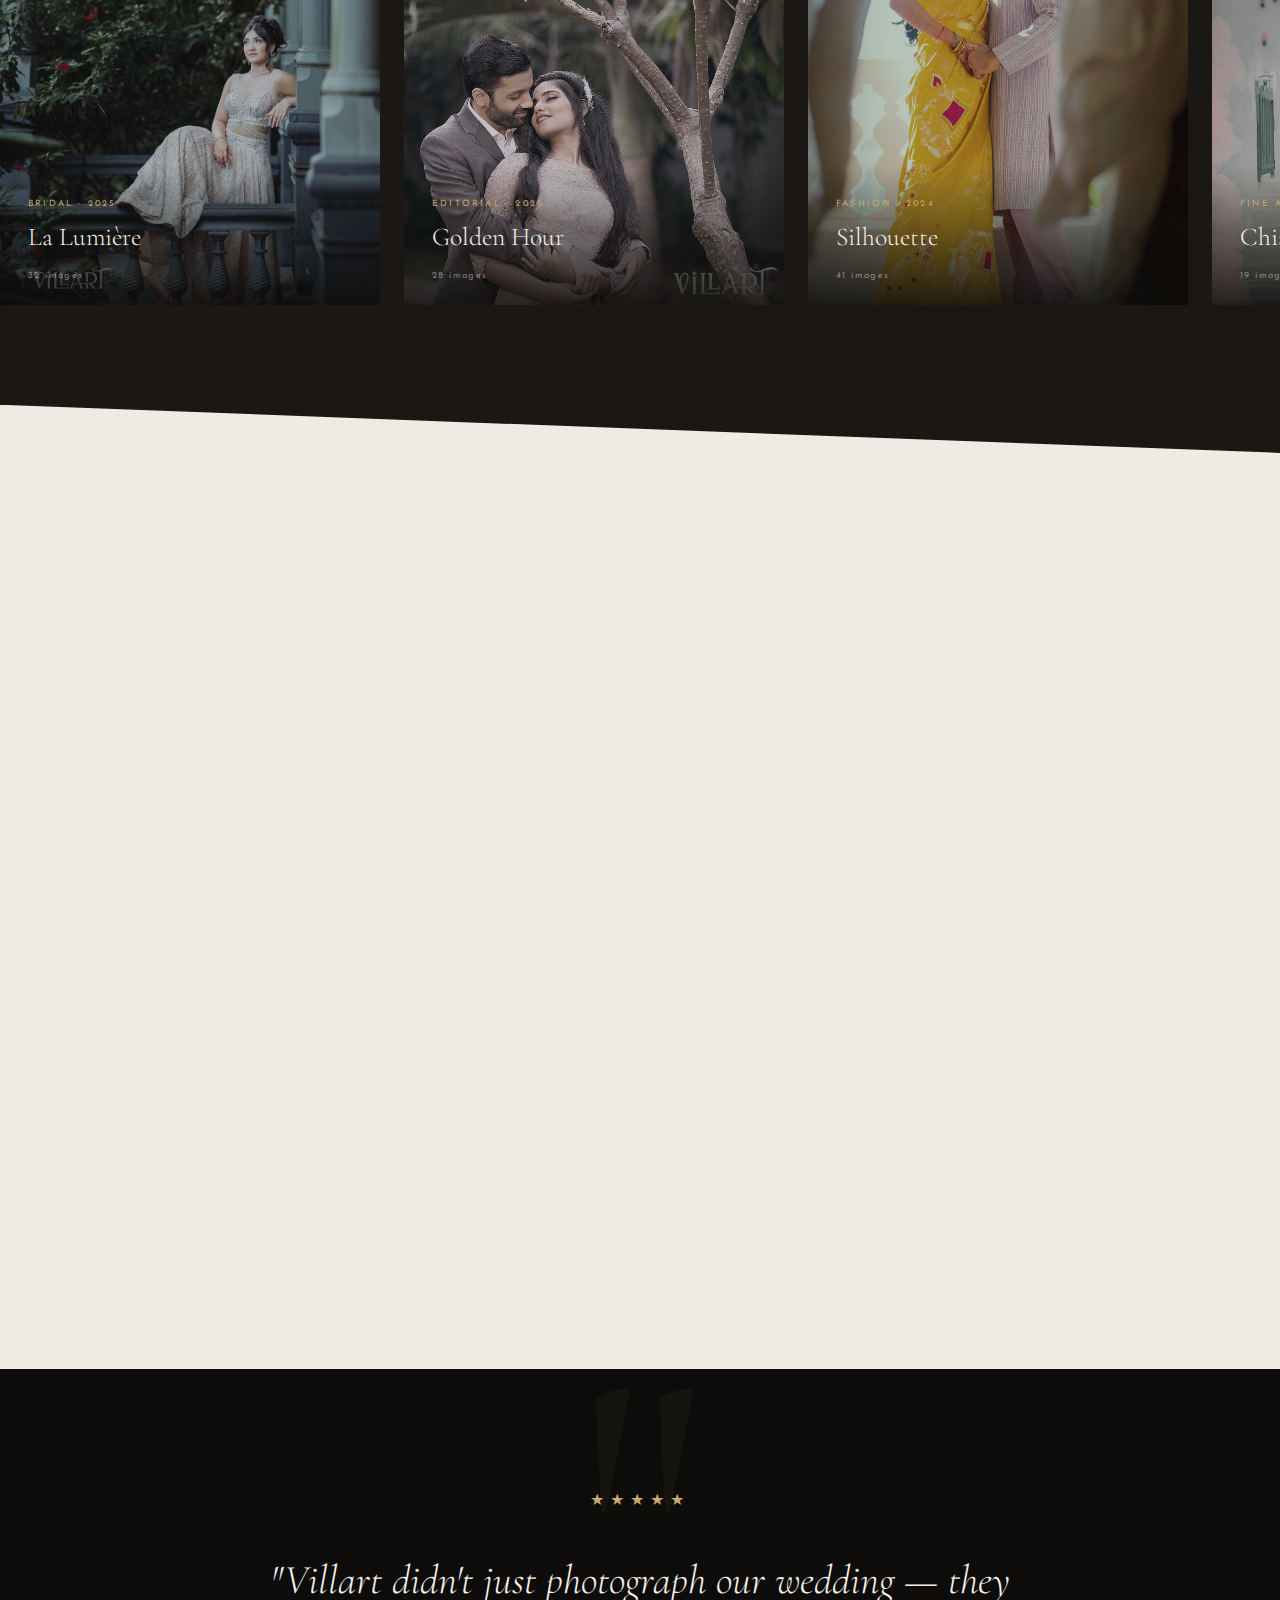
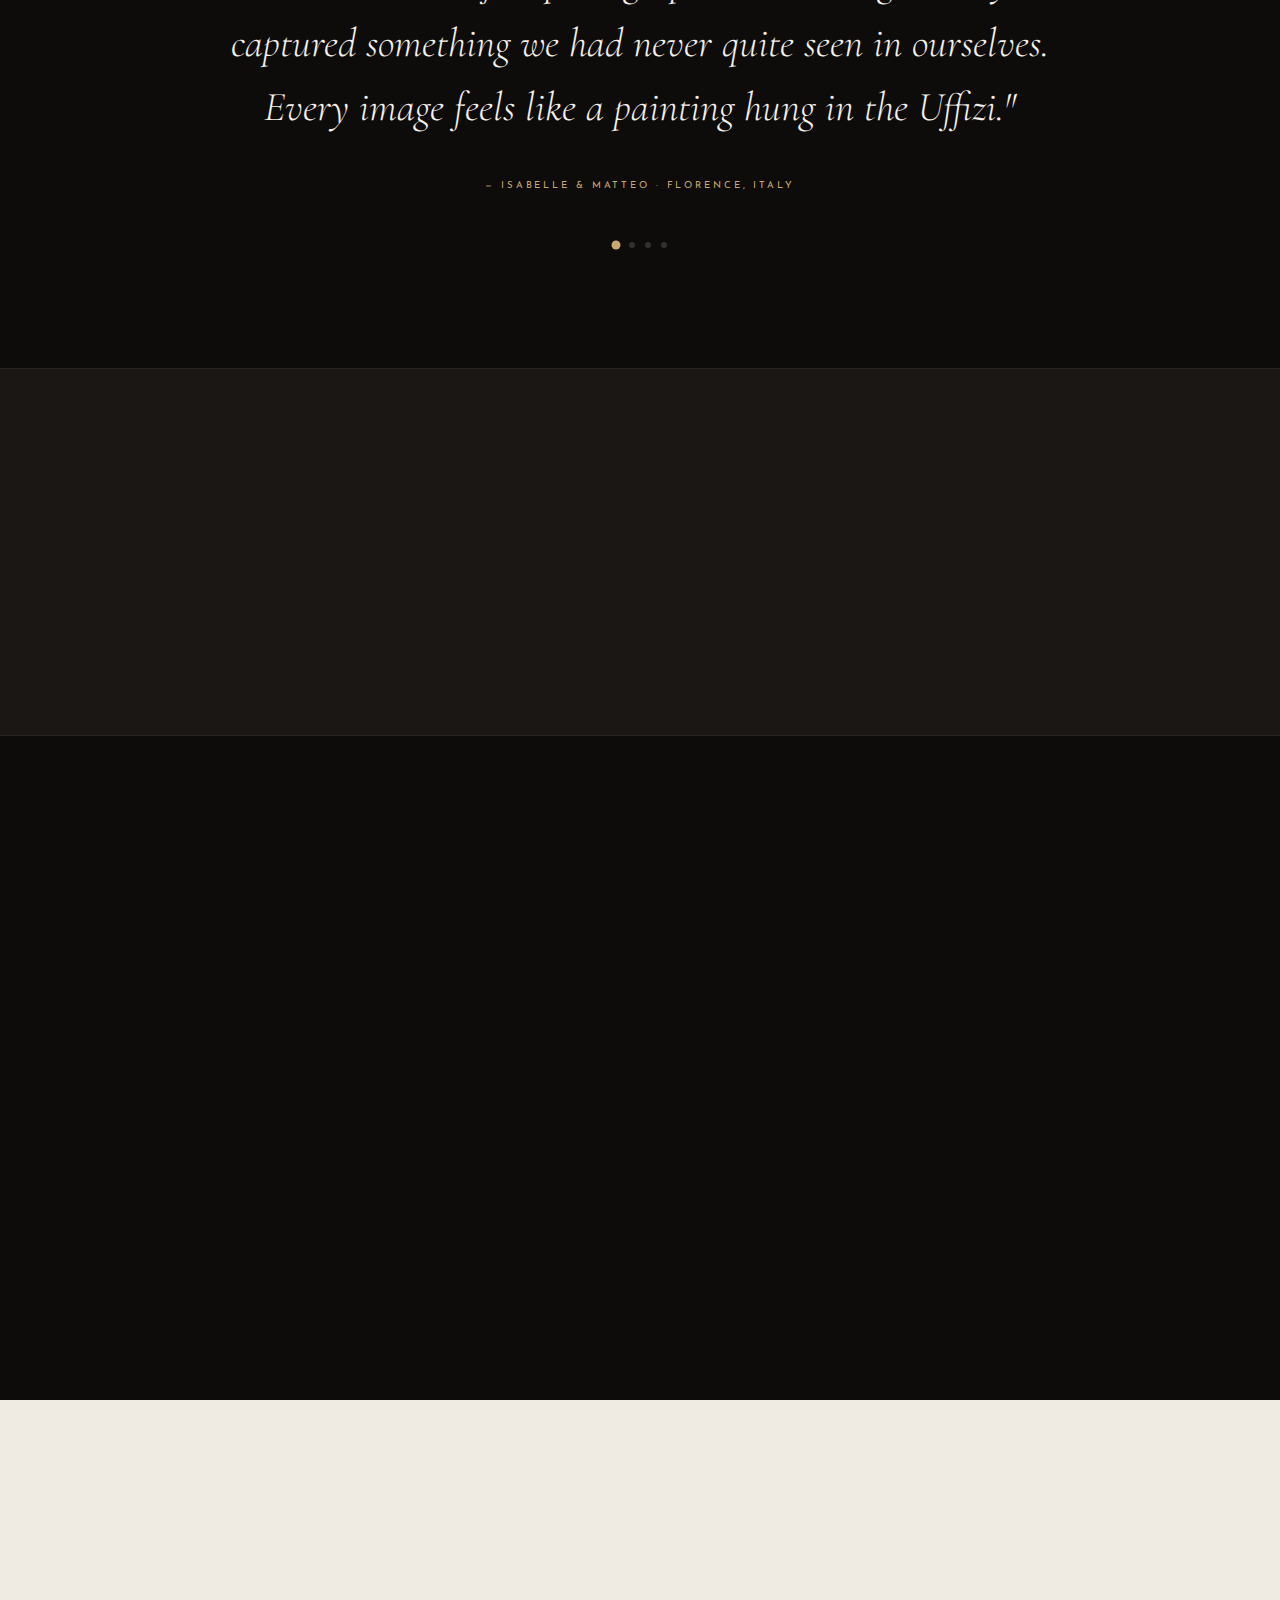
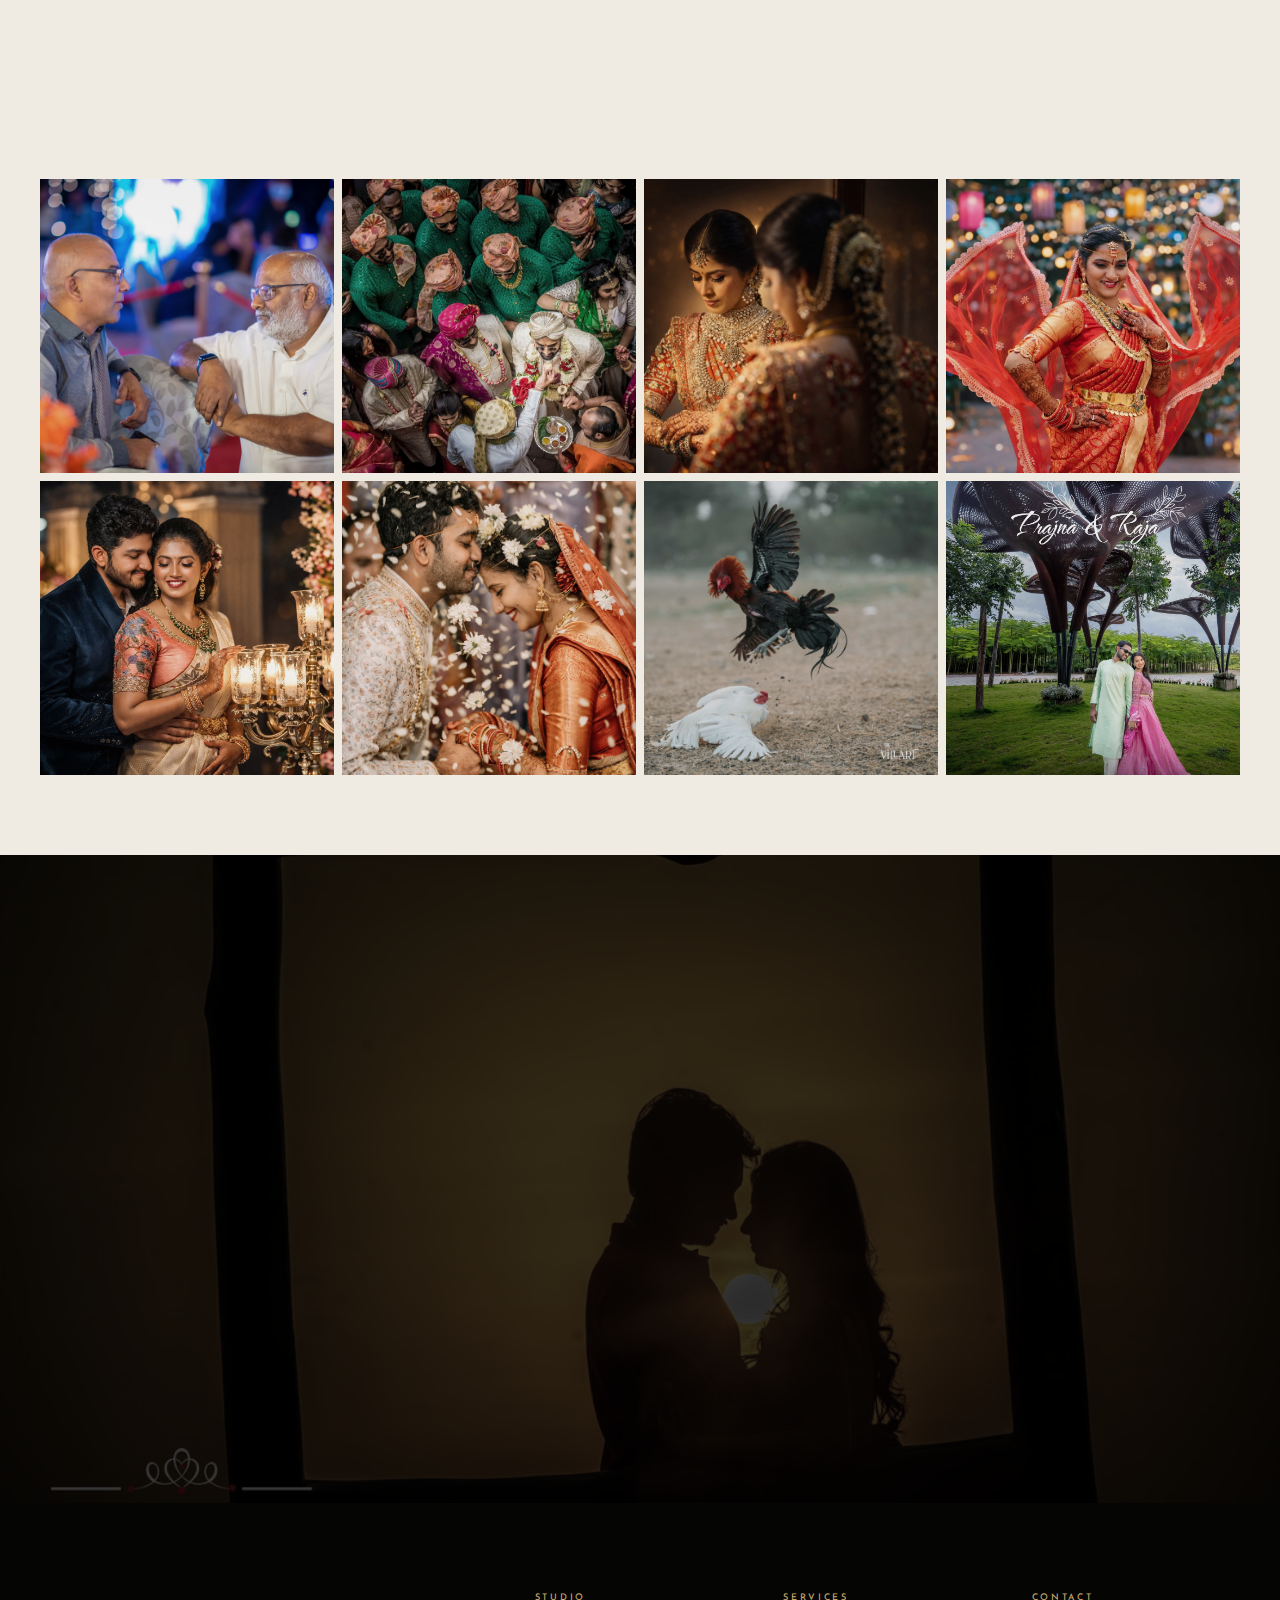
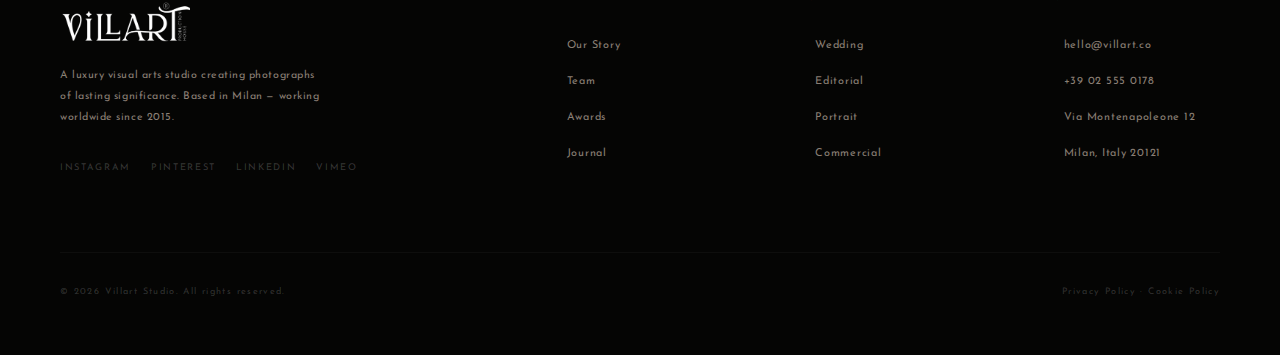
<file: index1.html>
<!DOCTYPE html>
<html lang="en">
<head>
  <meta charset="UTF-8" />
  <meta name="viewport" content="width=device-width, initial-scale=1.0" />
  <title>VILLART — Visual Arts & Photography Studio</title>
  <link href="https://cdnjs.cloudflare.com/ajax/libs/bootstrap/5.3.2/css/bootstrap.min.css" rel="stylesheet" />
  <link href="https://fonts.googleapis.com/css2?family=Cormorant+Garamond:ital,wght@0,300;0,400;0,600;1,300;1,400;1,600&family=Josefin+Sans:wght@100;200;300;400;600&display=swap" rel="stylesheet" />
  <style>
    :root {
      --cream: #f5f0e8;
      --ink: #0d0c0a;
      --gold: #c9a96e;
      --rust: #7a3f2d;
      --warm-gray: #8a7f74;
      --light-bg: #f0ebe2;
      --mid-dark: #1a1714;
    }
    *, *::before, *::after { box-sizing: border-box; margin: 0; padding: 0; }
    html { scroll-behavior: smooth; }
    body { font-family: 'Josefin Sans', sans-serif; background: var(--ink); color: var(--cream); overflow-x: hidden; cursor: none; }

    /* CURSOR */
    #cur { position:fixed; width:8px; height:8px; background:var(--gold); border-radius:50%; pointer-events:none; z-index:9999; transform:translate(-50%,-50%); transition:width .25s,height .25s; }
    #cur-r { position:fixed; width:38px; height:38px; border:1px solid rgba(201,169,110,.45); border-radius:50%; pointer-events:none; z-index:9998; transform:translate(-50%,-50%); transition:width .3s,height .3s; }

    /* NAVBAR */
    .nav-wrap { position:fixed; top:0; left:0; right:0; z-index:900; padding:30px 60px; display:flex; align-items:center; justify-content:space-between; transition:all .5s ease; }
    .nav-wrap.solid { background:rgba(13,12,10,.96); padding:18px 60px; border-bottom:1px solid rgba(201,169,110,.15); }
    .logo { font-family:'Cormorant Garamond',serif; font-size:1.9rem; font-weight:300; letter-spacing:.3em; color:var(--cream); text-decoration:none; }
    .logo b { color:var(--gold); font-weight:300; }
    .nav-links { display:flex; gap:44px; list-style:none; }
    .nav-links a { font-size:.62rem; letter-spacing:.25em; text-transform:uppercase; color:var(--warm-gray); text-decoration:none; transition:color .3s; }
    .nav-links a:hover { color:var(--gold); }
    .nav-btn { font-size:.6rem; letter-spacing:.22em; text-transform:uppercase; color:var(--ink); background:var(--gold); padding:11px 28px; text-decoration:none; transition:all .3s; }
    .nav-btn:hover { background:var(--cream); }

    /* HERO */
    .hero { position:relative; height:100vh; min-height:720px; display:flex; align-items:center; overflow:hidden; }
    .hero-bg { position:absolute; inset:0; background:url('img/banner-1.jpg') center 25%/cover no-repeat; transform:scale(1.08); animation:hzoom 14s ease forwards; }
    @keyframes hzoom { to { transform:scale(1); } }
    .hero-ov { position:absolute; inset:0; background:linear-gradient(105deg, rgba(13,12,10,.85) 0%, rgba(13,12,10,.3) 65%, rgba(13,12,10,.1) 100%); }
    .hero-inner { position:relative; padding:0 60px; max-width:860px; opacity:0; transform:translateY(50px); animation:fadeUp 1.3s .5s ease forwards; }
    @keyframes fadeUp { to { opacity:1; transform:translateY(0); } }
    .tag-pill { display:inline-flex; align-items:center; gap:12px; border:1px solid rgba(201,169,110,.35); padding:8px 18px; margin-bottom:32px; }
    .tag-pill span { font-size:.57rem; letter-spacing:.3em; text-transform:uppercase; color:var(--gold); }
    .tag-pill i { width:20px; height:1px; background:var(--gold); display:block; }
    .hero h1 { font-family:'Cormorant Garamond',serif; font-size:clamp(4rem,9.5vw,9rem); font-weight:300; line-height:.9; letter-spacing:-.02em; margin-bottom:36px; }
    .hero h1 em { font-style:italic; color:var(--gold); display:block; }
    .hero-sub { font-size:.72rem; letter-spacing:.1em; line-height:2; color:rgba(245,240,232,.6); max-width:380px; margin-bottom:52px; }
    .hero-btns { display:flex; align-items:center; gap:40px; }
    .btn-gold { font-size:.62rem; letter-spacing:.25em; text-transform:uppercase; color:var(--ink); background:var(--gold); padding:16px 44px; text-decoration:none; transition:all .3s; display:inline-block; }
    .btn-gold:hover { background:var(--cream); transform:translateY(-2px); }
    .btn-line { font-size:.62rem; letter-spacing:.22em; text-transform:uppercase; color:var(--cream); text-decoration:none; display:flex; align-items:center; gap:14px; transition:color .3s; }
    .btn-line::after { content:''; display:block; width:30px; height:1px; background:currentColor; transition:width .35s; }
    .btn-line:hover { color:var(--gold); }
    .btn-line:hover::after { width:54px; }
    .hero-badge { position:absolute; right:60px; bottom:80px; border:1px solid rgba(201,169,110,.25); padding:24px 28px; text-align:center; opacity:0; animation:fadeIn 1s 1.6s ease forwards; }
    @keyframes fadeIn { to { opacity:1; } }
    .hero-badge .num { font-family:'Cormorant Garamond',serif; font-size:2.8rem; font-weight:300; color:var(--gold); line-height:1; }
    .hero-badge .lbl { font-size:.55rem; letter-spacing:.25em; text-transform:uppercase; color:var(--warm-gray); margin-top:4px; }
    .scroll-pill { position:absolute; left:50%; bottom:40px; transform:translateX(-50%); display:flex; flex-direction:column; align-items:center; gap:10px; opacity:0; animation:fadeIn 1s 2s ease forwards; }
    .scroll-pill span { font-size:.5rem; letter-spacing:.3em; text-transform:uppercase; color:var(--warm-gray); }
    .scroll-track { width:1px; height:56px; background:rgba(255,255,255,.1); position:relative; overflow:hidden; }
    .scroll-thumb { position:absolute; top:0; left:0; width:1px; background:var(--gold); animation:scrollDown 2s ease infinite; }
    @keyframes scrollDown { 0%{height:0;top:0} 50%{height:56px;top:0} 100%{height:0;top:56px} }

    /* MARQUEE */
    .marquee { background:var(--gold); padding:13px 0; overflow:hidden; white-space:nowrap; }
    .mq-track { display:inline-flex; animation:mq 30s linear infinite; }
    .mq-track span { font-size:.58rem; letter-spacing:.28em; text-transform:uppercase; color:var(--ink); padding:0 36px; }
    .mq-track .sep { font-size:.9rem; color:rgba(0,0,0,.35); padding:0; }
    @keyframes mq { from{transform:translateX(0)} to{transform:translateX(-50%)} }

    /* ═══ SECTION TRANSITIONS — DIAGONAL/OVERLAP ═══ */

    /* 02 INTRO — cream, diagonal bottom edge */
    .intro-manifesto {
      background:var(--light-bg); color:var(--ink);
      padding:140px 60px 200px;
      position:relative; z-index:2;
      clip-path:polygon(0 0, 100% 0, 100% 88%, 0 100%);
      margin-bottom:-80px;
    }
    .eyebrow { font-size:.58rem; letter-spacing:.35em; text-transform:uppercase; color:var(--rust); margin-bottom:28px; display:flex; align-items:center; gap:14px; }
    .eyebrow::before { content:''; display:block; width:28px; height:1px; background:var(--rust); }
    .intro-manifesto h2 { font-family:'Cormorant Garamond',serif; font-size:clamp(2.8rem,5.5vw,5.5rem); font-weight:300; line-height:1.08; color:var(--ink); max-width:900px; margin-bottom:0; }
    .intro-manifesto h2 em { font-style:italic; color:var(--rust); }
    .intro-right { max-width:420px; margin-top:60px; margin-left:auto; }
    .intro-right p { font-size:.75rem; line-height:2; letter-spacing:.06em; color:#5a5248; margin-bottom:24px; }
    .stats-row { display:flex; gap:52px; margin-top:52px; }
    .stat .n { font-family:'Cormorant Garamond',serif; font-size:3.5rem; font-weight:300; color:var(--rust); line-height:1; }
    .stat .l { font-size:.57rem; letter-spacing:.22em; text-transform:uppercase; color:var(--warm-gray); margin-top:6px; }

    /* 03 FEATURED STORY — dark */
    .featured-story { background:var(--mid-dark); padding:0 ; position:relative; z-index:1; overflow:hidden; }
    .story-grid { display:grid; grid-template-columns:1fr 1fr; min-height:640px; }
    .story-img { position:relative; overflow:hidden; }
    .story-img img { width:100%; height:100%; object-fit:cover; display:block; filter:brightness(.88) saturate(.85); transition:transform 8s ease; }
    .story-img:hover img { transform:scale(1.04); }
    .issue-tag { position:absolute; top:32px; left:32px; background:var(--gold); color:var(--ink); font-size:.55rem; letter-spacing:.28em; text-transform:uppercase; padding:8px 16px; }
    .story-copy { padding:80px 80px 80px 70px; display:flex; flex-direction:column; justify-content:center; }
    .story-copy .issue-num { font-family:'Cormorant Garamond',serif; font-size:7rem; font-weight:300; color:rgba(201,169,110,.08); line-height:1; margin-bottom:-30px; }
    .story-copy .cat { font-size:.58rem; letter-spacing:.3em; text-transform:uppercase; color:var(--gold); margin-bottom:20px; }
    .story-copy h2 { font-family:'Cormorant Garamond',serif; font-size:clamp(2.2rem,3.5vw,3.8rem); font-weight:300; line-height:1.12; color:var(--cream); margin-bottom:28px; }
    .story-copy h2 em { font-style:italic; color:var(--gold); }
    .story-copy p { font-size:.72rem; line-height:1.95; color:var(--warm-gray); max-width:380px; margin-bottom:44px; }
    .read-more { font-size:.6rem; letter-spacing:.25em; text-transform:uppercase; color:var(--gold); text-decoration:none; display:inline-flex; align-items:center; gap:14px; transition:gap .3s,color .3s; }
    .read-more::after { content:'→'; font-size:1.1rem; }
    .read-more:hover { gap:22px; color:var(--cream); }

    /* 04 GALLERY — cream, diagonal both sides */
    .gallery-overlap {
      background:var(--light-bg); color:var(--ink);
      position:relative; z-index:3;
      padding:160px 60px 200px;
      clip-path:polygon(0 6%, 100% 0, 100% 94%, 0 100%);
      margin-top:-60px; margin-bottom:-80px;
    }
    .sec-head { display:flex; align-items:flex-end; justify-content:space-between; margin-bottom:56px; }
    .sec-head h2 { font-family:'Cormorant Garamond',serif; font-size:clamp(2rem,4vw,3.5rem); font-weight:300; color:var(--ink); }
    .sec-head h2 em { font-style:italic; color:var(--rust); }
    .view-all { font-size:.58rem; letter-spacing:.25em; text-transform:uppercase; color:var(--warm-gray); text-decoration:none; display:flex; align-items:center; gap:10px; transition:color .3s; }
    .view-all::after { content:'→'; font-size:.9rem; }
    .view-all:hover { color:var(--rust); }

    .mg { display:grid; grid-template-columns:repeat(12,1fr); grid-auto-rows:60px; gap:12px; }
    .mg-item { overflow:hidden; position:relative; background:#d8d0c4; }
    .mg-item:nth-child(1) { grid-column:1/6; grid-row:1/7; }
    .mg-item:nth-child(2) { grid-column:6/9; grid-row:1/5; }
    .mg-item:nth-child(3) { grid-column:9/13; grid-row:1/6; }
    .mg-item:nth-child(4) { grid-column:6/10; grid-row:5/9; }
    .mg-item:nth-child(5) { grid-column:10/13; grid-row:6/9; }
    .mg-item:nth-child(6) { grid-column:1/4; grid-row:7/11; }
    .mg-item:nth-child(7) { grid-column:4/8; grid-row:9/13; }
    .mg-item:nth-child(8) { grid-column:8/13; grid-row:9/13; }
    .mg-item img { width:100%; height:100%; object-fit:cover; display:block; transition:transform .7s ease,filter .5s; filter:saturate(.88) brightness(.93); }
    .mg-item:hover img { transform:scale(1.07); filter:saturate(1) brightness(1); }
    .mg-ov { position:absolute; inset:0; background:linear-gradient(to top, rgba(13,12,10,.65) 0%, transparent 55%); opacity:0; transition:opacity .4s; display:flex; align-items:flex-end; padding:20px; }
    .mg-item:hover .mg-ov { opacity:1; }
    .mg-tag { font-size:.55rem; letter-spacing:.2em; text-transform:uppercase; color:var(--gold); border:1px solid var(--gold); padding:5px 12px; }

    /* 05 PROCESS — dark */
    .process-section { background:var(--ink); padding:180px 60px 120px; position:relative; z-index:2; }
    .ph { display:flex; align-items:flex-end; justify-content:space-between; border-bottom:1px solid rgba(255,255,255,.06); padding-bottom:48px; margin-bottom:80px; }
    .ph h2 { font-family:'Cormorant Garamond',serif; font-size:clamp(2rem,4vw,3.5rem); font-weight:300; color:var(--cream); }
    .ph h2 em { font-style:italic; color:var(--gold); }
    .process-steps { display:grid; grid-template-columns:repeat(4,1fr); gap:0; }
    .pstep { padding:40px 32px; border-left:1px solid rgba(255,255,255,.06); position:relative; transition:background .4s; }
    .pstep:hover { background:rgba(201,169,110,.04); }
    .pstep:first-child { border-left:none; }
    .pstep .pnum { font-family:'Cormorant Garamond',serif; font-size:4.5rem; font-weight:300; color:rgba(201,169,110,.12); line-height:1; margin-bottom:20px; transition:color .4s; }
    .pstep:hover .pnum { color:rgba(201,169,110,.35); }
    .pstep h3 { font-family:'Cormorant Garamond',serif; font-size:1.5rem; font-weight:400; color:var(--cream); margin-bottom:16px; }
    .pstep p { font-size:.68rem; line-height:1.9; letter-spacing:.05em; color:var(--warm-gray); }
    .pstep .pline { width:0; height:2px; background:var(--gold); position:absolute; bottom:0; left:0; transition:width .5s ease; }
    .pstep:hover .pline { width:100%; }

    /* 06 EDITORIAL FULL BLEED */
    .editorial-spread { position:relative; height:85vh; min-height:560px; overflow:hidden; display:flex; align-items:flex-end; z-index:1; }
    .editorial-spread img { position:absolute; inset:0; width:100%; height:100%; object-fit:cover; display:block; filter:brightness(.5) saturate(.65); }
    .ed-content { position:relative; padding:60px; display:grid; grid-template-columns:1fr 1fr; gap:40px; align-items:end; width:100%; }
    .ed-left .big-q { font-family:'Cormorant Garamond',serif; font-size:clamp(1.8rem,4vw,4rem); font-weight:300; font-style:italic; color:var(--cream); line-height:1.25; }
    .ed-left .big-q em { color:var(--gold); font-style:normal; }
    .ed-right { border-left:1px solid rgba(201,169,110,.3); padding-left:40px; }
    .ed-right p { font-size:.7rem; line-height:2; color:rgba(245,240,232,.65); margin-bottom:24px; }
    .ed-right .auth { font-size:.58rem; letter-spacing:.25em; text-transform:uppercase; color:var(--gold); }

    /* 07 SERVICES — cream, diagonal */
    .services-mag {
      background:var(--cream); color:var(--ink);
      position:relative; z-index:3;
      clip-path:polygon(0 5%, 100% 0, 100% 95%, 0 100%);
      padding:180px 60px 220px;
      margin-top:-60px; margin-bottom:-80px;
    }
    .sh { margin-bottom:72px; }
    .eyebrow-sm { font-size:.58rem; letter-spacing:.35em; text-transform:uppercase; color:var(--rust); margin-bottom:14px; }
    .sh h2 { font-family:'Cormorant Garamond',serif; font-size:clamp(2.5rem,5vw,4.5rem); font-weight:300; color:var(--ink); }
    .sh h2 em { font-style:italic; color:var(--rust); }
    .svc-grid { display:grid; grid-template-columns:repeat(3,1fr); gap:2px; }
    .svc-card { background:#fff; padding:56px 44px; position:relative; overflow:hidden; transition:background .4s; }
    .svc-card::after { content:''; position:absolute; bottom:0; left:0; height:3px; width:0; background:var(--rust); transition:width .5s ease; }
    .svc-card:hover::after { width:100%; }
    .svc-card:hover { background:var(--ink); }
    .svc-card:hover .svc-num,.svc-card:hover .svc-title,.svc-card:hover .svc-desc { color:var(--cream); }
    .svc-card:hover .svc-num { color:var(--gold); }
    .svc-num { font-family:'Cormorant Garamond',serif; font-size:1rem; color:var(--rust); margin-bottom:36px; display:block; transition:color .4s; }
    .svc-title { font-family:'Cormorant Garamond',serif; font-size:1.9rem; font-weight:400; color:var(--ink); margin-bottom:18px; line-height:1.15; transition:color .4s; }
    .svc-desc { font-size:.68rem; letter-spacing:.05em; line-height:2; color:var(--warm-gray); transition:color .4s; }

    /* 08 COLLECTIONS SCROLL */
    .collections-section { background:var(--mid-dark); padding:160px 0 120px; position:relative; z-index:2; overflow:hidden; }
    .col-header { padding:0 60px; margin-bottom:60px; display:flex; align-items:center; justify-content:space-between; }
    .col-header h2 { font-family:'Cormorant Garamond',serif; font-size:clamp(2rem,4vw,3.2rem); font-weight:300; color:var(--cream); }
    .col-header h2 em { font-style:italic; color:var(--gold); }
    .col-scroll-wrap { overflow-x:auto; padding:0 60px 40px; scroll-snap-type:x mandatory; }
    .col-scroll-wrap::-webkit-scrollbar { height:2px; }
    .col-scroll-wrap::-webkit-scrollbar-track { background:rgba(255,255,255,.05); }
    .col-scroll-wrap::-webkit-scrollbar-thumb { background:var(--gold); }
    .col-row { display:flex; gap:24px; width:max-content; }
    .col-item { width:380px; flex-shrink:0; scroll-snap-align:start; position:relative; overflow:hidden; background:#111; }
    .col-item img { width:100%; height:480px; object-fit:cover; display:block; transition:transform .8s ease,filter .5s; filter:brightness(.8) saturate(.8); }
    .col-item:hover img { transform:scale(1.06); filter:brightness(.95) saturate(1); }
    .col-info { position:absolute; bottom:0; left:0; right:0; padding:32px 28px; background:linear-gradient(to top, rgba(13,12,10,.9) 0%, transparent 100%); transform:translateY(10px); transition:transform .4s; }
    .col-item:hover .col-info { transform:translateY(0); }
    .col-cat { font-size:.55rem; letter-spacing:.25em; text-transform:uppercase; color:var(--gold); margin-bottom:8px; }
    .col-name { font-family:'Cormorant Garamond',serif; font-size:1.6rem; font-weight:300; color:var(--cream); margin-bottom:12px; }
    .col-count { font-size:.58rem; letter-spacing:.15em; color:rgba(245,240,232,.45); }

    /* 09 JOURNAL — light, diagonal top */
    .journal-section {
      background:var(--light-bg); color:var(--ink);
      position:relative; z-index:3;
      clip-path:polygon(0 0, 100% 5%, 100% 100%, 0 100%);
      padding:180px 60px 120px;
      margin-top:-60px;
    }
    .jh { display:flex; align-items:center; justify-content:space-between; margin-bottom:80px; }
    .jh > div { flex:1; }
    .jh .eyebrow-sm { margin-bottom:12px; }
    .jh h2 { font-family:'Cormorant Garamond',serif; font-size:clamp(2.5rem,5vw,4rem); font-weight:300; color:var(--ink); line-height:1.1; }
    .jh h2 em { font-style:italic; color:var(--rust); }
    .journal-grid { display:grid; grid-template-columns:1.8fr 1fr 1fr; gap:40px; align-items:stretch; }
    
    .j-featured { position:relative; overflow:hidden; background:linear-gradient(135deg, rgba(13,12,10,.1) 0%, rgba(122,63,45,.05) 100%); min-height:480px; display:flex; flex-direction:column; }
    .j-featured img { width:100%; height:100%; object-fit:cover; display:block; transition:transform .8s ease; filter:brightness(.92) saturate(.9); }
    .j-featured:hover img { transform:scale(1.05); filter:brightness(1) saturate(1); }
    .j-overlay { position:absolute; inset:0; background:linear-gradient(to top, rgba(0,0,0,.85) 0%, rgba(0,0,0,.3) 60%, transparent 100%); padding:40px; display:flex; flex-direction:column; justify-content:flex-end; color:#fff; transition:background .4s; }
    .j-featured:hover .j-overlay { background:linear-gradient(to top, rgba(0,0,0,.75) 0%, rgba(0,0,0,.2) 50%, transparent 100%); }
    .j-overlay .j-cat { font-size:.5rem; letter-spacing:.3em; text-transform:uppercase; color:var(--gold); margin-bottom:12px; }
    .j-overlay h3 { font-family:'Cormorant Garamond',serif; font-size:2rem; font-weight:400; line-height:1.2; margin-bottom:12px; }
    .j-overlay p { font-size:.7rem; line-height:1.6; color:rgba(255,255,255,.8); margin-bottom:20px; }
    .j-overlay .j-link { color:#fff; border:1px solid #fff; padding:10px 18px; display:inline-flex; font-size:.55rem; transition:all .3s; }
    .j-overlay .j-link::after { content:'→'; margin-left:8px; }
    .j-overlay .j-link:hover { background:#fff; color:var(--ink); }
    
    .j-card { background:#fff; border:1px solid rgba(122,63,45,.1); transition:all .4s; display:flex; flex-direction:column; height:100%; }
    .j-card:hover { border-color:var(--gold); box-shadow:0 20px 40px rgba(0,0,0,.08); transform:translateY(-4px); }
    .j-card-img { overflow:hidden; height:240px; background:#e5ddd3; }
    .j-card-img img { width:100%; height:100%; object-fit:cover; display:block; transition:transform .7s ease; }
    .j-card:hover .j-card-img img { transform:scale(1.08); }
    .j-card-body { padding:28px; flex:1; display:flex; flex-direction:column; }
    .j-cat-small { font-size:.48rem; letter-spacing:.28em; text-transform:uppercase; color:var(--rust); margin-bottom:10px; font-weight:600; }
    .j-card h4 { font-family:'Cormorant Garamond',serif; font-size:1.4rem; font-weight:400; color:var(--ink); margin-bottom:12px; line-height:1.25; }
    .j-excerpt-sm { font-size:.68rem; line-height:1.7; color:#7a6f66; margin-bottom:auto; margin-top:8px; }
    .j-meta { font-size:.55rem; letter-spacing:.1em; color:var(--warm-gray); margin-top:16px; padding-top:16px; border-top:1px solid rgba(122,63,45,.1); }
    
    .j-link { font-size:.58rem; letter-spacing:.22em; text-transform:uppercase; color:var(--rust); text-decoration:none; display:inline-flex; align-items:center; gap:10px; transition:all .3s; }
    .j-link:hover { gap:14px; color:var(--gold); }

    /* 10 TESTIMONIALS */
    .testimonial-full { background:var(--ink); padding:120px 60px; text-align:center; position:relative; overflow:hidden; z-index:2; }
    .testimonial-full::before { content:'"'; font-family:'Cormorant Garamond',serif; font-size:28rem; line-height:1; color:rgba(201,169,110,.05); position:absolute; top:-60px; left:50%; transform:translateX(-50%); pointer-events:none; }
    .t-inner { position:relative; max-width:820px; margin:0 auto; }
    .t-stars { color:var(--gold); font-size:1rem; letter-spacing:6px; margin-bottom:36px; }
    .t-quote { font-family:'Cormorant Garamond',serif; font-size:clamp(1.6rem,3.2vw,2.8rem); font-weight:300; font-style:italic; color:var(--cream); line-height:1.55; margin-bottom:40px; }
    .t-author { font-size:.6rem; letter-spacing:.3em; text-transform:uppercase; color:var(--gold); }
    .t-nav { display:flex; justify-content:center; gap:10px; margin-top:48px; }
    .t-dot { width:6px; height:6px; border-radius:50%; background:rgba(255,255,255,.15); cursor:pointer; transition:all .3s; }
    .t-dot.on { background:var(--gold); transform:scale(1.5); }

    /* 11 CLIENTS */
    .clients-section { background:var(--mid-dark); padding:80px 60px; border-top:1px solid rgba(255,255,255,.05); border-bottom:1px solid rgba(255,255,255,.05); }
    .cl-label { font-size:.58rem; letter-spacing:.35em; text-transform:uppercase; color:var(--warm-gray); text-align:center; margin-bottom:48px; }
    .cl-row { display:flex; flex-wrap:wrap; justify-content:center; align-items:center; }
    .cl-item { font-family:'Cormorant Garamond',serif; font-size:1.3rem; font-weight:300; letter-spacing:.15em; text-transform:uppercase; color:rgba(245,240,232,.18); padding:20px 48px; border-right:1px solid rgba(255,255,255,.05); border-bottom:1px solid rgba(255,255,255,.05); transition:color .3s; }
    .cl-item:hover { color:var(--gold); }

    /* 12 PRESS / AWARDS */
    .press-section { background:var(--ink); padding:120px 60px; }
    .ps-head { text-align:center; margin-bottom:72px; }
    .ps-head h2 { font-family:'Cormorant Garamond',serif; font-size:clamp(2rem,4vw,3.5rem); font-weight:300; color:var(--cream); }
    .ps-head h2 em { font-style:italic; color:var(--gold); }
    .press-grid { display:grid; grid-template-columns:repeat(3,1fr); gap:1px; background:rgba(255,255,255,.04); }
    .press-card { background:var(--ink); padding:52px 44px; transition:background .4s; }
    .press-card:hover { background:var(--mid-dark); }
    .press-card .award-yr { font-size:.58rem; letter-spacing:.28em; text-transform:uppercase; color:var(--gold); margin-bottom:20px; }
    .press-card h3 { font-family:'Cormorant Garamond',serif; font-size:1.6rem; font-weight:400; color:var(--cream); margin-bottom:12px; }
    .press-card .awrd-body { font-size:.68rem; line-height:1.9; color:var(--warm-gray); }
    .press-card .awrd-pub { margin-top:24px; font-size:.58rem; letter-spacing:.2em; text-transform:uppercase; color:rgba(201,169,110,.5); }

    /* 13 INSTAGRAM GRID */
    .insta-section { background:var(--light-bg); padding:120px 0 80px; }
    .insta-header { text-align:center; padding:0 60px; margin-bottom:64px; }
    .insta-header .ih-sub { font-size:.58rem; letter-spacing:.3em; text-transform:uppercase; color:var(--rust); margin-bottom:14px; }
    .insta-header h2 { font-family:'Cormorant Garamond',serif; font-size:clamp(2rem,4vw,3rem); font-weight:300; color:var(--ink); margin-bottom:20px; }
    .insta-header h2 em { font-style:italic; }
    .insta-desc { font-size:.75rem; line-height:1.8; color:#7a6f66; max-width:540px; margin:0 auto 28px; }
    .insta-cta { display:inline-block; font-size:.58rem; letter-spacing:.22em; text-transform:uppercase; color:var(--ink); background:var(--gold); padding:12px 32px; text-decoration:none; transition:all .3s; border:1px solid var(--gold); }
    .insta-cta:hover { background:transparent; color:var(--rust); }
    .insta-grid { display:grid; grid-template-columns:repeat(4,1fr); gap:8px; padding:0 40px; }
    .ig-item { overflow:hidden; aspect-ratio:1; position:relative; background:#d8d0c4; cursor:pointer; }
    .ig-item img { width:100%; height:100%; object-fit:cover; display:block; transition:transform .6s ease,filter .4s; filter:saturate(.85) brightness(.95); }
    .ig-item:hover img { transform:scale(1.1); filter:saturate(1) brightness(1); }
    .ig-ov { position:absolute; inset:0; background:rgba(13,12,10,.7); display:flex; flex-direction:column; align-items:center; justify-content:center; opacity:0; transition:opacity .35s; gap:20px; }
    .ig-item:hover .ig-ov { opacity:1; }
    .ig-stats { display:flex; align-items:center; justify-content:center; gap:24px; }
    .ig-stat { display:flex; flex-direction:column; align-items:center; gap:6px; color:#fff; }
    .ig-stat .ig-icon { font-size:1.4rem; }
    .ig-stat .ig-count { font-size:.7rem; letter-spacing:.1em; font-weight:600; }
    .ig-caption { font-size:.65rem; letter-spacing:.2em; text-transform:uppercase; color:var(--gold); text-align:center; }

    /* 14 CONTACT CTA */
    .contact-cta { position:relative; min-height:72vh; display:flex; align-items:center; justify-content:center; text-align:center; overflow:hidden; background:var(--ink); }
    .ccta-bg { position:absolute; inset:0; background:url('img/cta1.jpg') center/cover no-repeat; filter:brightness(.22) saturate(.5); }
    .ccta-inner { position:relative; max-width:720px; padding:60px 20px; }
    .ccta-inner h2 { font-family:'Cormorant Garamond',serif; font-size:clamp(3rem,7vw,6rem); font-weight:300; color:var(--cream); line-height:1; margin-bottom:28px; }
    .ccta-inner h2 em { font-style:italic; color:var(--gold); }
    .ccta-inner p { font-size:.7rem; line-height:2; color:rgba(245,240,232,.55); max-width:440px; margin:0 auto 52px; }
    .ccta-form { display:flex; max-width:440px; margin:0 auto; }
    .ccta-form input { flex:1; background:rgba(255,255,255,.07); border:1px solid rgba(201,169,110,.25); border-right:none; padding:14px 20px; font-family:'Josefin Sans',sans-serif; font-size:.68rem; letter-spacing:.08em; color:var(--cream); outline:none; }
    .ccta-form input::placeholder { color:rgba(245,240,232,.35); }
    .ccta-form button { background:var(--gold); color:var(--ink); border:none; padding:14px 28px; font-family:'Josefin Sans',sans-serif; font-size:.58rem; letter-spacing:.22em; text-transform:uppercase; cursor:pointer; transition:background .3s; }
    .ccta-form button:hover { background:var(--cream); }

    /* FOOTER */
    footer { background:#050504; padding:90px 60px 40px; }
    .ft-top { display:grid; grid-template-columns:2.2fr 1fr 1fr 1fr; gap:60px; margin-bottom:72px; }
    .ft-brand .flogo { font-family:'Cormorant Garamond',serif; font-size:2.2rem; font-weight:300; letter-spacing:.25em; color:var(--cream); margin-bottom:20px; }
    .ft-brand .flogo b { color:var(--gold); font-weight:300; }
    .ft-brand p { font-size:.67rem; line-height:1.95; letter-spacing:.05em; color:var(--warm-gray); max-width:260px; }
    .ft-social { display:flex; gap:20px; margin-top:32px; }
    .ft-social a { font-size:.58rem; letter-spacing:.18em; text-transform:uppercase; color:rgba(255,255,255,.2); text-decoration:none; transition:color .3s; }
    .ft-social a:hover { color:var(--gold); }
    .ft-col h4 { font-size:.57rem; letter-spacing:.3em; text-transform:uppercase; color:var(--gold); margin-bottom:28px; }
    .ft-col ul { list-style:none; }
    .ft-col li { margin-bottom:12px; }
    .ft-col a { font-size:.68rem; letter-spacing:.07em; color:var(--warm-gray); text-decoration:none; transition:color .3s; }
    .ft-col a:hover { color:var(--gold); }
    .ft-bottom { border-top:1px solid rgba(255,255,255,.04); padding-top:32px; display:flex; justify-content:space-between; align-items:center; }
    .ft-bottom p { font-size:.57rem; letter-spacing:.15em; color:rgba(255,255,255,.18); }

    /* REVEAL */
    .rv { opacity:0; transform:translateY(28px); transition:opacity .85s ease,transform .85s ease; }
    .rv.in { opacity:1; transform:translateY(0); }
    .rv-l { opacity:0; transform:translateX(-30px); transition:opacity .85s ease,transform .85s ease; }
    .rv-l.in { opacity:1; transform:translateX(0); }
    .rv-r { opacity:0; transform:translateX(30px); transition:opacity .85s ease,transform .85s ease; }
    .rv-r.in { opacity:1; transform:translateX(0); }

    /* RESPONSIVE */
    @media(max-width:992px){
      .nav-links,.nav-btn{display:none;}
      .nav-wrap,.nav-wrap.solid{padding:18px 24px;}
      .hero-inner{padding:0 24px;}
      .hero-badge{display:none;}
      .intro-manifesto,.gallery-overlap,.services-mag,.journal-section{clip-path:none;padding:80px 24px;}
      .story-grid,.journal-grid,.ft-top,.press-grid,.svc-grid,.process-steps{grid-template-columns:1fr;}
      .clients-section,.testimonial-full,.collections-section,.press-section,.insta-section,.process-section,.contact-cta{padding-left:24px;padding-right:24px;}
      .insta-grid{grid-template-columns:repeat(3,1fr);}
      .col-scroll-wrap{padding:0 24px 32px;}
      .col-item{width:300px;}
      .mg{grid-template-columns:1fr 1fr;}
      .mg-item{grid-column:auto!important;grid-row:auto!important;}
      .ed-content{grid-template-columns:1fr;}
      .ed-right{border-left:none;border-top:1px solid rgba(201,169,110,.3);padding-left:0;padding-top:28px;}
    }
  </style>
</head>
<body>

<div id="cur"></div>
<div id="cur-r"></div>

<!-- NAVBAR -->
<nav class="nav-wrap" id="nav">
  <a href="#" class="logo"><img src="logo.webp" width="120" alt=""></a>
  <ul class="nav-links">
    <li><a href="#work">Work</a></li>
    <li><a href="#services">Services</a></li>
    <li><a href="#collections">Collections</a></li>
    <li><a href="#journal">Journal</a></li>
    <li><a href="#contact">Contact</a></li>
  </ul>
  <a href="#contact" class="nav-btn">Book Now</a>
</nav>

<!-- ═══ 01 HERO ═══ -->
<section class="hero">
  <div class="hero-bg"></div>
  <div class="hero-ov"></div>
  <div class="hero-inner">
    <div class="tag-pill"><i></i><span>Visual Arts Studio · Est. 2015</span></div>
    <h1>Where<br>Light Meets<br><em>Soul</em></h1>
    <p class="hero-sub">Luxury photography and visual storytelling for those who understand that a great image is never just a photograph.</p>
    <div class="hero-btns">
      <a href="#work" class="btn-gold">Explore Work</a>
      <a href="#about" class="btn-line">Our Story</a>
    </div>
  </div>
  <div class="hero-badge">
    <div class="num">847</div>
    <div class="lbl">Stories Told</div>
  </div>
  <div class="scroll-pill">
    <div class="scroll-track"><div class="scroll-thumb"></div></div>
    <span>Scroll</span>
  </div>
</section>

<!-- MARQUEE -->
<div class="marquee">
  <div class="mq-track">
    <span>Fine Art Photography</span><span class="sep">✦</span>
    <span>Wedding Stories</span><span class="sep">✦</span>
    <span>Editorial Portraits</span><span class="sep">✦</span>
    <span>Brand Identity</span><span class="sep">✦</span>
    <span>Film &amp; Colour</span><span class="sep">✦</span>
    <span>Commercial Visual</span><span class="sep">✦</span>
    <span>Fine Art Photography</span><span class="sep">✦</span>
    <span>Wedding Stories</span><span class="sep">✦</span>
    <span>Editorial Portraits</span><span class="sep">✦</span>
    <span>Brand Identity</span><span class="sep">✦</span>
    <span>Film &amp; Colour</span><span class="sep">✦</span>
    <span>Commercial Visual</span><span class="sep">✦</span>
  </div>
</div>

<!-- ═══ 02 INTRO MANIFESTO — cream diagonal bottom ═══ -->
<section class="intro-manifesto" id="about">
  <div class="row g-0">
    <div class="col-lg-7 rv-l">
      <div class="eyebrow">The Villart Philosophy</div>
      <h2>Every frame is a <em>deliberate act</em> of seeing the world differently.</h2>
    </div>
    <div class="col-lg-5">
      <div class="intro-right rv-r">
        <p>Founded by a collective of photographers and visual artists in 2015, Villart exists at the intersection of craft and emotion. We believe that the most powerful images are not taken — they are earned, through trust, time, and an unflinching commitment to truth.</p>
        <p>We collaborate with couples, luxury brands, and cultural institutions who understand that imagery is not decoration, but a language unto itself.</p>
        <div class="stats-row">
          <div class="stat"><div class="n">847</div><div class="l">Stories</div></div>
          <div class="stat"><div class="n">14</div><div class="l">Countries</div></div>
          <div class="stat"><div class="n">36</div><div class="l">Awards</div></div>
        </div>
      </div>
    </div>
  </div>
</section>

<!-- ═══ 03 FEATURED STORY — dark magazine split ═══ -->
<section class="featured-story">
  <div class="story-grid rv">
    <div class="story-img">
      <img src="img/lat-3.jpg" alt="Feature" />
      <div class="issue-tag">Featured Story</div>
    </div>
    <div class="story-copy">
      <div class="issue-num">01</div>
      <div class="cat">Bridal · Editorial</div>
      <h2>The Garden of<br><em>Light &amp; Memory</em></h2>
      <p>Shot over three days in Tuscany, this editorial captures the quiet poetry of a bride in the moments before ceremony — light filtering through ancient olive trees, silence that holds its breath.</p>
      <a href="#" class="read-more">Read the Story</a>
    </div>
  </div>
</section>

<!-- ═══ 04 GALLERY — cream diagonal both sides ═══ -->
<section class="gallery-overlap" id="work">
  <div class="sec-head rv">
    <h2>Selected <em>Work</em></h2>
    <a href="#" class="view-all">View All</a>
  </div>
  <div class="mg rv">
    <div class="mg-item"><img src="img/gall-1.jpg?w=800&auto=format&fit=crop&q=80" alt="Bridal" /><div class="mg-ov"><span class="mg-tag">Bridal</span></div></div>
    <div class="mg-item"><img src="img/lat-1.jpg?w=600&auto=format&fit=crop&q=80" alt="Editorial" /><div class="mg-ov"><span class="mg-tag">Editorial</span></div></div>
    <div class="mg-item"><img src="img/lat-2.jpg?w=600&auto=format&fit=crop&q=80" alt="Fashion" /><div class="mg-ov"><span class="mg-tag">Fashion</span></div></div>
    <div class="mg-item"><img src="img/ins-4.jpg?w=600&auto=format&fit=crop&q=80" alt="Portrait" /><div class="mg-ov"><span class="mg-tag">Portrait</span></div></div>
    <div class="mg-item"><img src="img/gal-2.jpg?w=500&auto=format&fit=crop&q=80" alt="Fine Art" /><div class="mg-ov"><span class="mg-tag">Fine Art</span></div></div>
    <div class="mg-item"><img src="img/gal-3.jpg?w=600&auto=format&fit=crop&q=80" alt="Wedding" /><div class="mg-ov"><span class="mg-tag">Wedding</span></div></div>
    <div class="mg-item"><img src="img/gal-4.jpg?w=700&auto=format&fit=crop&q=80" alt="Landscape" /><div class="mg-ov"><span class="mg-tag">Landscape</span></div></div>
    <div class="mg-item"><img src="img/reseption.jpg?w=700&auto=format&fit=crop&q=80" alt="Ceremony" /><div class="mg-ov"><span class="mg-tag">Ceremony</span></div></div>
  </div>
</section>

<!-- ═══ 05 PROCESS — dark ═══ -->
<section class="process-section">
  <div class="ph rv">
    <h2>How We <em>Create</em></h2>
    <a href="#" class="btn-line" style="color:var(--warm-gray)">Our Approach</a>
  </div>
  <div class="process-steps rv">
    <div class="pstep"><div class="pnum">01</div><h3>Discovery</h3><p>We begin with a conversation — not a brief. Understanding your vision, values, and the feeling you want to preserve before a single frame is planned.</p><div class="pline"></div></div>
    <div class="pstep"><div class="pnum">02</div><h3>Concept</h3><p>Location scouting, mood boards, and lighting concepts crafted specifically for you. Nothing is templated. Everything is original.</p><div class="pline"></div></div>
    <div class="pstep"><div class="pnum">03</div><h3>Creation</h3><p>On the day, we disappear into the background. Our presence becomes invisible — only the story we are capturing remains visible.</p><div class="pline"></div></div>
    <div class="pstep"><div class="pnum">04</div><h3>Delivery</h3><p>Hand-retouched images and fine art prints, delivered with a permanence that honours the significance of the moments they contain.</p><div class="pline"></div></div>
  </div>
</section>

<!-- ═══ 06 EDITORIAL FULL BLEED QUOTE ═══ -->
<section class="editorial-spread">
  <img src="img/banner.jpg" alt="Editorial" />
  <div class="ed-content rv">
    <div class="ed-left">
      <div class="big-q">"To photograph is to hold the <em>invisible</em> still long enough to see it."</div>
    </div>
    <div class="ed-right">
      <p>Every session is guided by this belief. We don't chase the perfect composition — we wait for the true one. The one that reveals something neither of us planned.</p>
      <div class="auth">— Marco Villari, Founder</div>
    </div>
  </div>
</section>

<!-- ═══ 07 SERVICES — cream diagonal ═══ -->
<section class="services-mag" id="services">
  <div class="sh rv">
    <div class="eyebrow-sm">What We Offer</div>
    <h2>Our <em>Services</em></h2>
  </div>
  <div class="svc-grid rv">
    <div class="svc-card"><span class="svc-num">01</span><div class="svc-title">Wedding &amp; Bridal</div><p class="svc-desc">Full-day documentary and fine art coverage. From the quiet anticipation of morning preparation to the golden last dance — your entire story, told with complete devotion.</p></div>
    <div class="svc-card"><span class="svc-num">02</span><div class="svc-title">Editorial &amp; Portrait</div><p class="svc-desc">Evocative portrait sessions that reveal character. Directed with precision, lit with intention, and composed with an eye for the moments between moments — where truth lives.</p></div>
    <div class="svc-card"><span class="svc-num">03</span><div class="svc-title">Brand &amp; Commercial</div><p class="svc-desc">Visual identities for luxury brands and cultural institutions. We align aesthetics with strategy to produce imagery that communicates who you are before you speak.</p></div>
  </div>
</section>

<!-- ═══ 08 COLLECTIONS HORIZONTAL SCROLL — dark ═══ -->
<section class="collections-section" id="collections">
  <div class="col-header rv">
    <h2>Our <em>Collections</em></h2>
    <a href="#" class="view-all" style="color:var(--warm-gray)">All Collections</a>
  </div>
  <div class="col-scroll-wrap">
    <div class="col-row">
      <div class="col-item"><img src="img/lat-1.jpg?w=600&auto=format&fit=crop&q=80" alt="c1"/><div class="col-info"><div class="col-cat">Bridal · 2025</div><div class="col-name">La Lumière</div><div class="col-count">32 images</div></div></div>
      <div class="col-item"><img src="img/lat-5.jpg?w=600&auto=format&fit=crop&q=80" alt="c2"/><div class="col-info"><div class="col-cat">Editorial · 2025</div><div class="col-name">Golden Hour</div><div class="col-count">28 images</div></div></div>
      <div class="col-item"><img src="img/lat-6.jpg?w=600&auto=format&fit=crop&q=80" alt="c3"/><div class="col-info"><div class="col-cat">Fashion · 2024</div><div class="col-name">Silhouette</div><div class="col-count">41 images</div></div></div>
      <div class="col-item"><img src="img/lat-7.jpg?w=600&auto=format&fit=crop&q=80" alt="c4"/><div class="col-info"><div class="col-cat">Fine Art · 2024</div><div class="col-name">Chiaroscuro</div><div class="col-count">19 images</div></div></div>
      <div class="col-item"><img src="img/lat-8.jpg?w=600&auto=format&fit=crop&q=80" alt="c5"/><div class="col-info"><div class="col-cat">Wedding · 2024</div><div class="col-name">Tuscany Vows</div><div class="col-count">55 images</div></div></div>
    </div>
  </div>
</section>

<!-- ═══ 09 JOURNAL — light diagonal ═══ -->
<section class="journal-section" id="journal">
  <div class="jh rv">
    <div>
      <div class="eyebrow-sm">Stories & Insights</div>
      <h2>Behind the <em>Lens</em></h2>
    </div>
    <a href="#" class="view-all">All Stories</a>
  </div>
  <div class="journal-grid rv">
    <div class="j-featured">
      <img src="img/gal-4.jpg" alt="Main Feature" />
      <div class="j-overlay">
        <div class="j-cat">EDITORIAL</div>
        <h3>The Language of Light</h3>
        <p>Exploring the intersection of technique and emotion in contemporary luxury photography</p>
        <a href="#" class="j-link">Read Article</a>
      </div>
    </div>
    <div class="j-card">
      <div class="j-card-img"><img src="img/gal-5.jpg" alt="Article" /></div>
      <div class="j-card-body">
        <div class="j-cat-small">TECHNIQUE</div>
        <h4>Mastering Natural Light</h4>
        <div class="j-excerpt-sm">A guide to capturing authentic moments without artificial lighting</div>
        <div class="j-meta">5 min read</div>
      </div>
    </div>
    <div class="j-card">
      <div class="j-card-img"><img src="img/gal-6.jpg" alt="Article" /></div>
      <div class="j-card-body">
        <div class="j-cat-small">INSIGHTS</div>
        <h4>The Art of Storytelling</h4>
        <div class="j-excerpt-sm">How to create emotional narratives through visual composition</div>
        <div class="j-meta">8 min read</div>
      </div>
    </div>
  </div>
</section>

<!-- ═══ 10 TESTIMONIALS ═══ -->
<section class="testimonial-full">
  <div class="t-inner">
    <div class="t-stars">★★★★★</div>
    <div class="t-quote" id="tq">"Villart didn't just photograph our wedding — they captured something we had never quite seen in ourselves. Every image feels like a painting hung in the Uffizi."</div>
    <div class="t-author" id="ta">— Isabelle &amp; Matteo · Florence, Italy</div>
    <div class="t-nav">
      <div class="t-dot on" data-i="0"></div>
      <div class="t-dot" data-i="1"></div>
      <div class="t-dot" data-i="2"></div>
      <div class="t-dot" data-i="3"></div>
    </div>
  </div>
</section>

<!-- ═══ 11 CLIENTS ═══ -->
<section class="clients-section">
  <div class="cl-label rv">Trusted by leading brands &amp; institutions</div>
  <div class="cl-row rv">
    <div class="cl-item">Maison Éclat</div>
    <div class="cl-item">Aurel Vogue</div>
    <div class="cl-item">Blanc &amp; Co.</div>
    <div class="cl-item">Seraphine</div>
    <div class="cl-item">Lumier House</div>
    <div class="cl-item">Cérise Studio</div>
    <div class="cl-item">Dorsia Group</div>
    <div class="cl-item">Villa Crespi</div>
  </div>
</section>

<!-- ═══ 12 AWARDS / PRESS ═══ -->
<section class="press-section">
  <div class="ps-head rv">
    <h2>Awards &amp; <em>Recognition</em></h2>
  </div>
  <div class="press-grid rv">
    <div class="press-card"><div class="award-yr">2025</div><h3>Wedding Photographer of the Year</h3><p class="awrd-body">Awarded for outstanding documentary wedding photography at the European Wedding Awards ceremony in Vienna.</p><div class="awrd-pub">European Wedding Awards</div></div>
    <div class="press-card"><div class="award-yr">2024</div><h3>Best Editorial Portfolio</h3><p class="awrd-body">Recognised for the Silhouette collection — a semester-long editorial project exploring the relationship between light and identity.</p><div class="awrd-pub">Photographic Society of Italy</div></div>
    <div class="press-card"><div class="award-yr">2024</div><h3>Featured — Vogue Living</h3><p class="awrd-body">Our La Lumière bridal collection was featured across six pages in Vogue Living's annual issue on luxury weddings.</p><div class="awrd-pub">Condé Nast · Vogue Living</div></div>
  </div>
</section>

<!-- ═══ 13 INSTAGRAM GRID ═══ -->
<section class="insta-section">
  <div class="insta-header rv">
    <div class="ih-sub">Daily Stories</div>
    <h2>@villart_photography on <em>Instagram</em></h2>
    <p class="insta-desc">Join our 47.2K followers for behind-the-scenes moments, recent shoots, and photography insights</p>
    <a href="https://www.instagram.com/villart_photography/" target="_blank" class="insta-cta">Follow Us</a>
  </div>
  <div class="insta-grid">
    <div class="ig-item">
      <img src="img/insta-1.jpg" alt="Recent Wedding"/>
      <div class="ig-ov">
        <div class="ig-stats">
          <div class="ig-stat">
            <span class="ig-icon">♡</span>
            <span class="ig-count">1.2K</span>
          </div>
          <div class="ig-stat">
            <span class="ig-icon">💬</span>
            <span class="ig-count">87</span>
          </div>
        </div>
        <div class="ig-caption">Golden Hour Moment</div>
      </div>
    </div>
    <div class="ig-item">
      <img src="img/insta-2.jpg" alt="Portrait Session"/>
      <div class="ig-ov">
        <div class="ig-stats">
          <div class="ig-stat">
            <span class="ig-icon">♡</span>
            <span class="ig-count">2.1K</span>
          </div>
          <div class="ig-stat">
            <span class="ig-icon">💬</span>
            <span class="ig-count">124</span>
          </div>
        </div>
        <div class="ig-caption">Studio Portrait</div>
      </div>
    </div>
    <div class="ig-item">
      <img src="img/insta-3.jpg" alt="Editorial"/>
      <div class="ig-ov">
        <div class="ig-stats">
          <div class="ig-stat">
            <span class="ig-icon">♡</span>
            <span class="ig-count">3.4K</span>
          </div>
          <div class="ig-stat">
            <span class="ig-icon">💬</span>
            <span class="ig-count">256</span>
          </div>
        </div>
        <div class="ig-caption">Editorial Collection</div>
      </div>
    </div>
    <div class="ig-item">
      <img src="img/insta-4.jpg" alt="Fashion Shoot"/>
      <div class="ig-ov">
        <div class="ig-stats">
          <div class="ig-stat">
            <span class="ig-icon">♡</span>
            <span class="ig-count">1.8K</span>
          </div>
          <div class="ig-stat">
            <span class="ig-icon">💬</span>
            <span class="ig-count">92</span>
          </div>
        </div>
        <div class="ig-caption">Fashion Editorial</div>
      </div>
    </div>
    <div class="ig-item">
      <img src="img/insta-5.jpg" alt="Engagement Story"/>
      <div class="ig-ov">
        <div class="ig-stats">
          <div class="ig-stat">
            <span class="ig-icon">♡</span>
            <span class="ig-count">2.7K</span>
          </div>
          <div class="ig-stat">
            <span class="ig-icon">💬</span>
            <span class="ig-count">164</span>
          </div>
        </div>
        <div class="ig-caption">Engagement Magic</div>
      </div>
    </div>
    <div class="ig-item">
      <img src="img/insta-6.jpg" alt="Ceremony Moment"/>
      <div class="ig-ov">
        <div class="ig-stats">
          <div class="ig-stat">
            <span class="ig-icon">♡</span>
            <span class="ig-count">4.2K</span>
          </div>
          <div class="ig-stat">
            <span class="ig-icon">💬</span>
            <span class="ig-count">301</span>
          </div>
        </div>
        <div class="ig-caption">Ceremony Emotion</div>
      </div>
    </div>
    <div class="ig-item">
      <img src="img/insta-7.jpg" alt="Behind the Scenes"/>
      <div class="ig-ov">
        <div class="ig-stats">
          <div class="ig-stat">
            <span class="ig-icon">♡</span>
            <span class="ig-count">1.5K</span>
          </div>
          <div class="ig-stat">
            <span class="ig-icon">💬</span>
            <span class="ig-count">78</span>
          </div>
        </div>
        <div class="ig-caption">Behind The Scenes</div>
      </div>
    </div>
    <div class="ig-item">
      <img src="img/insta-8.jpg" alt="Fine Art Portrait"/>
      <div class="ig-ov">
        <div class="ig-stats">
          <div class="ig-stat">
            <span class="ig-icon">♡</span>
            <span class="ig-count">2.9K</span>
          </div>
          <div class="ig-stat">
            <span class="ig-icon">💬</span>
            <span class="ig-count">203</span>
          </div>
        </div>
        <div class="ig-caption">Fine Art</div>
      </div>
    </div>
  </div>
</section>

<!-- ═══ 14 CONTACT CTA ═══ -->
<section class="contact-cta" id="contact">
  <div class="ccta-bg"></div>
  <div class="ccta-inner rv">
    <div class="eyebrow-sm" style="margin-bottom:20px">Begin Your Story</div>
    <h2>Let's Create Something <em>Timeless</em></h2>
    <p>Every great image begins with a conversation. Share your vision and we'll bring it to life — with artistry, intention, and complete devotion.</p>
    <div class="ccta-form">
      <input type="email" placeholder="Your email address" />
      <button>Enquire</button>
    </div>
  </div>
</section>

<!-- FOOTER -->
<footer>
  <div class="ft-top">
    <div class="ft-brand">
      <div class="flogo"><img src="logo.webp" width="130" alt=""></div>
      <p>A luxury visual arts studio creating photographs of lasting significance. Based in Milan — working worldwide since 2015.</p>
      <div class="ft-social">
        <a href="#">Instagram</a>
        <a href="#">Pinterest</a>
        <a href="#">LinkedIn</a>
        <a href="#">Vimeo</a>
      </div>
    </div>
    <div class="ft-col">
      <h4>Studio</h4>
      <ul>
        <li><a href="#">Our Story</a></li>
        <li><a href="#">Team</a></li>
        <li><a href="#">Awards</a></li>
        <li><a href="#">Journal</a></li>
      </ul>
    </div>
    <div class="ft-col">
      <h4>Services</h4>
      <ul>
        <li><a href="#">Wedding</a></li>
        <li><a href="#">Editorial</a></li>
        <li><a href="#">Portrait</a></li>
        <li><a href="#">Commercial</a></li>
      </ul>
    </div>
    <div class="ft-col">
      <h4>Contact</h4>
      <ul>
        <li><a href="mailto:hello@villart.co">hello@villart.co</a></li>
        <li><a href="#">+39 02 555 0178</a></li>
        <li><a href="#">Via Montenapoleone 12</a></li>
        <li><a href="#">Milan, Italy 20121</a></li>
      </ul>
    </div>
  </div>
  <div class="ft-bottom">
    <p>© 2026 Villart Studio. All rights reserved.</p>
    <p>Privacy Policy · Cookie Policy</p>
  </div>
</footer>

<script src="https://cdnjs.cloudflare.com/ajax/libs/bootstrap/5.3.2/js/bootstrap.bundle.min.js"></script>
<script>
  // Cursor
  const cur=document.getElementById('cur'),curR=document.getElementById('cur-r');
  let mx=0,my=0,rx=0,ry=0;
  document.addEventListener('mousemove',e=>{mx=e.clientX;my=e.clientY;cur.style.left=mx+'px';cur.style.top=my+'px';});
  (function a(){rx+=(mx-rx)*.11;ry+=(my-ry)*.11;curR.style.left=rx+'px';curR.style.top=ry+'px';requestAnimationFrame(a);})();

  // Navbar
  const nav=document.getElementById('nav');
  window.addEventListener('scroll',()=>nav.classList.toggle('solid',scrollY>60));

  // Reveal
  const obs=new IntersectionObserver(els=>els.forEach(e=>{if(e.isIntersecting)e.target.classList.add('in');}),{threshold:.1});
  document.querySelectorAll('.rv,.rv-l,.rv-r').forEach(el=>obs.observe(el));

  // Testimonials
  const tqs=[
    {q:'"Villart didn\'t just photograph our wedding — they captured something we had never quite seen in ourselves. Every image feels like a painting hung in the Uffizi."',a:'— Isabelle & Matteo · Florence, Italy'},
    {q:'"Working with Villart transformed how the world sees our brand. The imagery speaks a language our words never could — and our sales doubled within a quarter."',a:'— Amélie Fontaine · Creative Director, Maison Éclat'},
    {q:'"The portrait session was one of the most meaningful experiences I\'ve had as an artist. They have an extraordinary gift for seeing the person behind the face."',a:'— Rafael Dior · Musician & Performer'},
    {q:'"From the first call to the final delivery, every detail was handled with a level of care that made us feel like the only clients in the world."',a:'— Sophia & James · London, United Kingdom'}
  ];
  let ti=0;
  const tq=document.getElementById('tq'),ta=document.getElementById('ta');
  tq.style.transition=ta.style.transition='opacity .35s ease';
  document.querySelectorAll('.t-dot').forEach(d=>d.addEventListener('click',()=>goT(+d.dataset.i)));
  function goT(i){tq.style.opacity=ta.style.opacity='0';setTimeout(()=>{ti=i;tq.textContent=tqs[i].q;ta.textContent=tqs[i].a;tq.style.opacity=ta.style.opacity='1';document.querySelectorAll('.t-dot').forEach((d,idx)=>d.classList.toggle('on',idx===i));},350);}
  setInterval(()=>goT((ti+1)%tqs.length),6000);
</script>
</body>
</html>
</file>
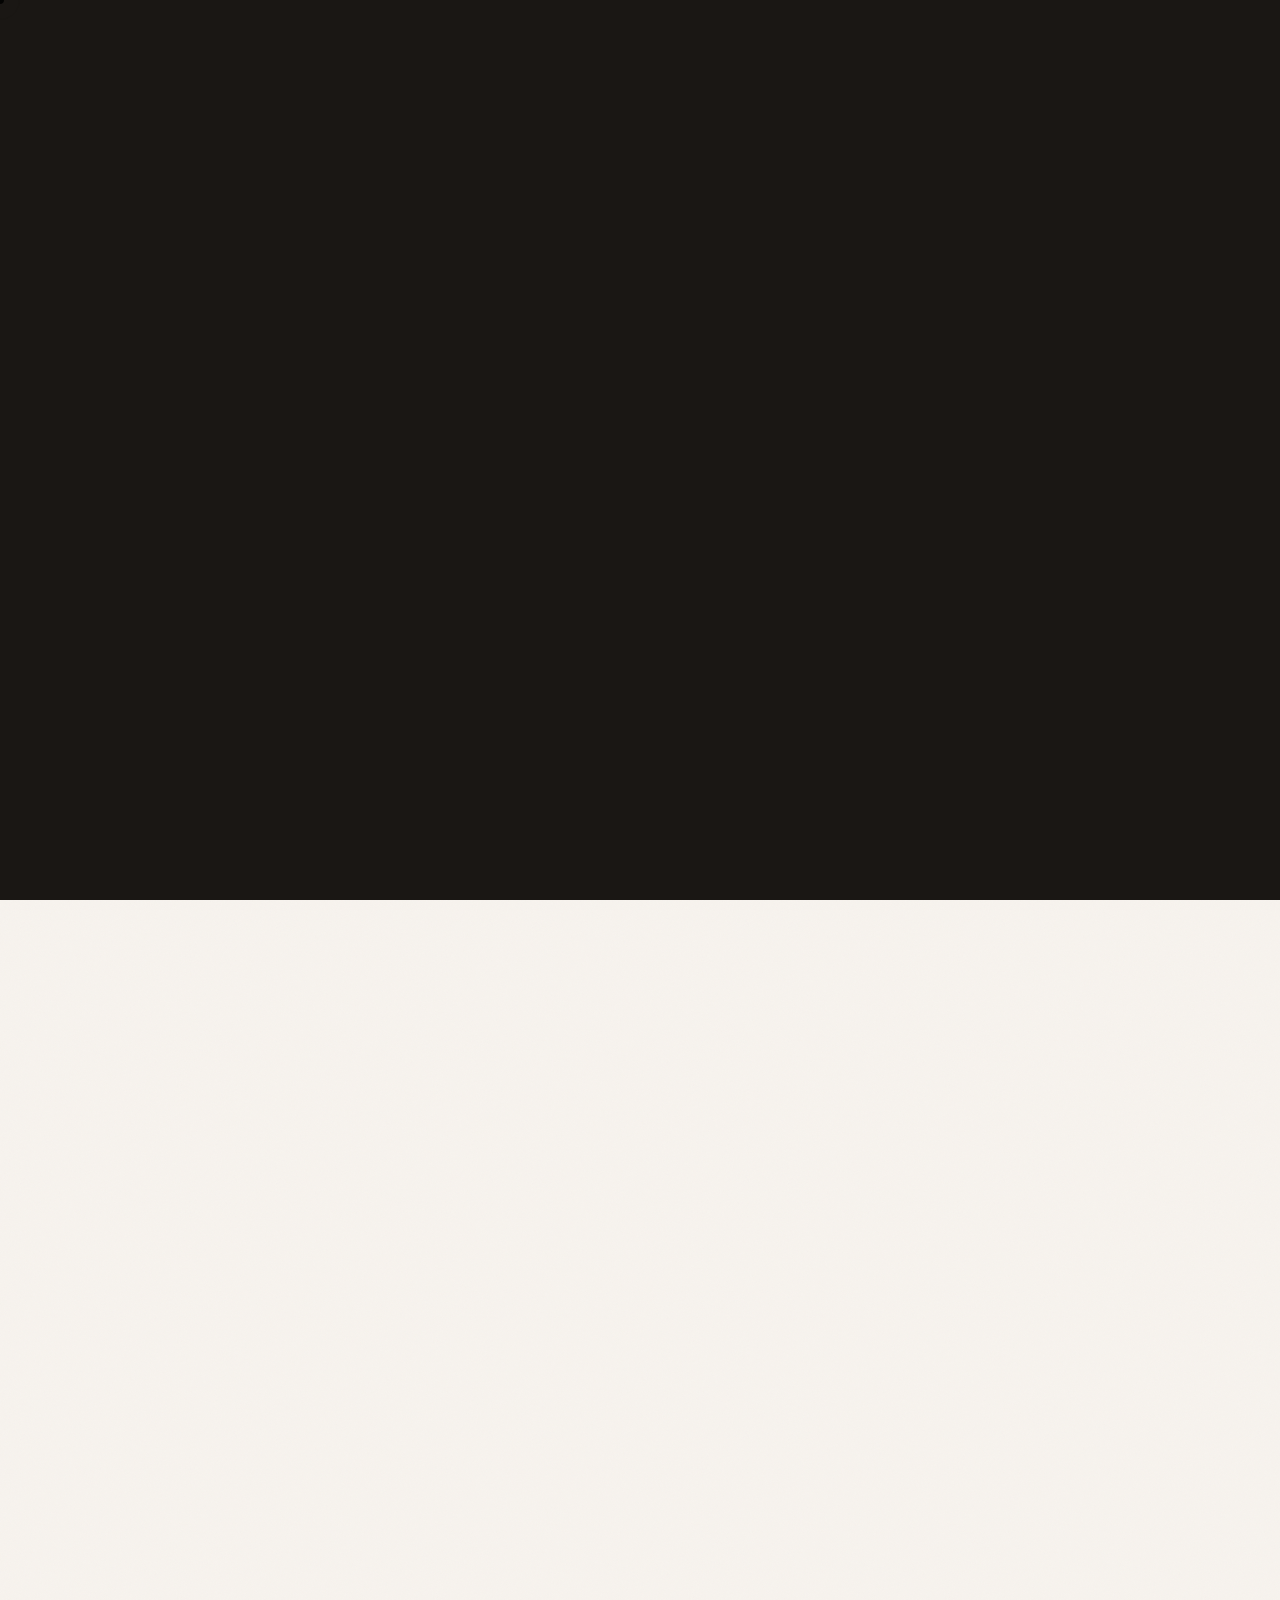
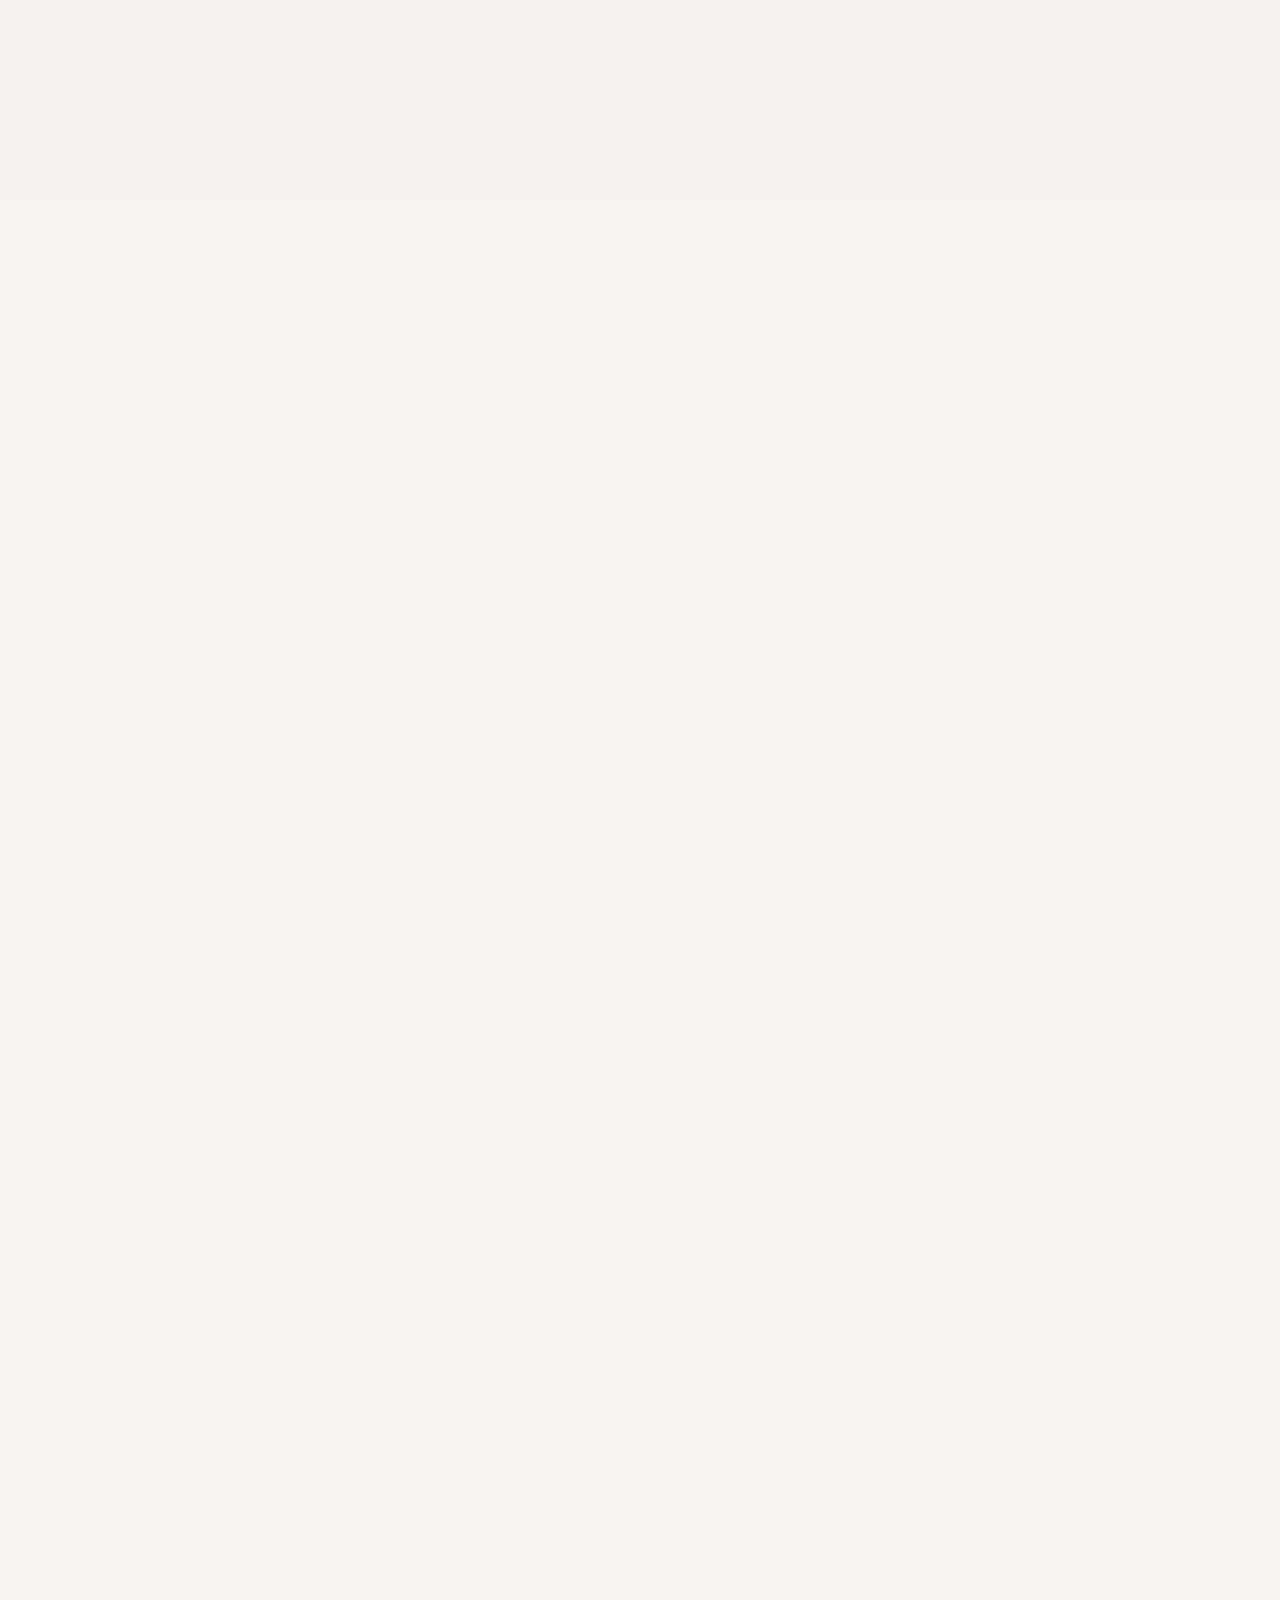
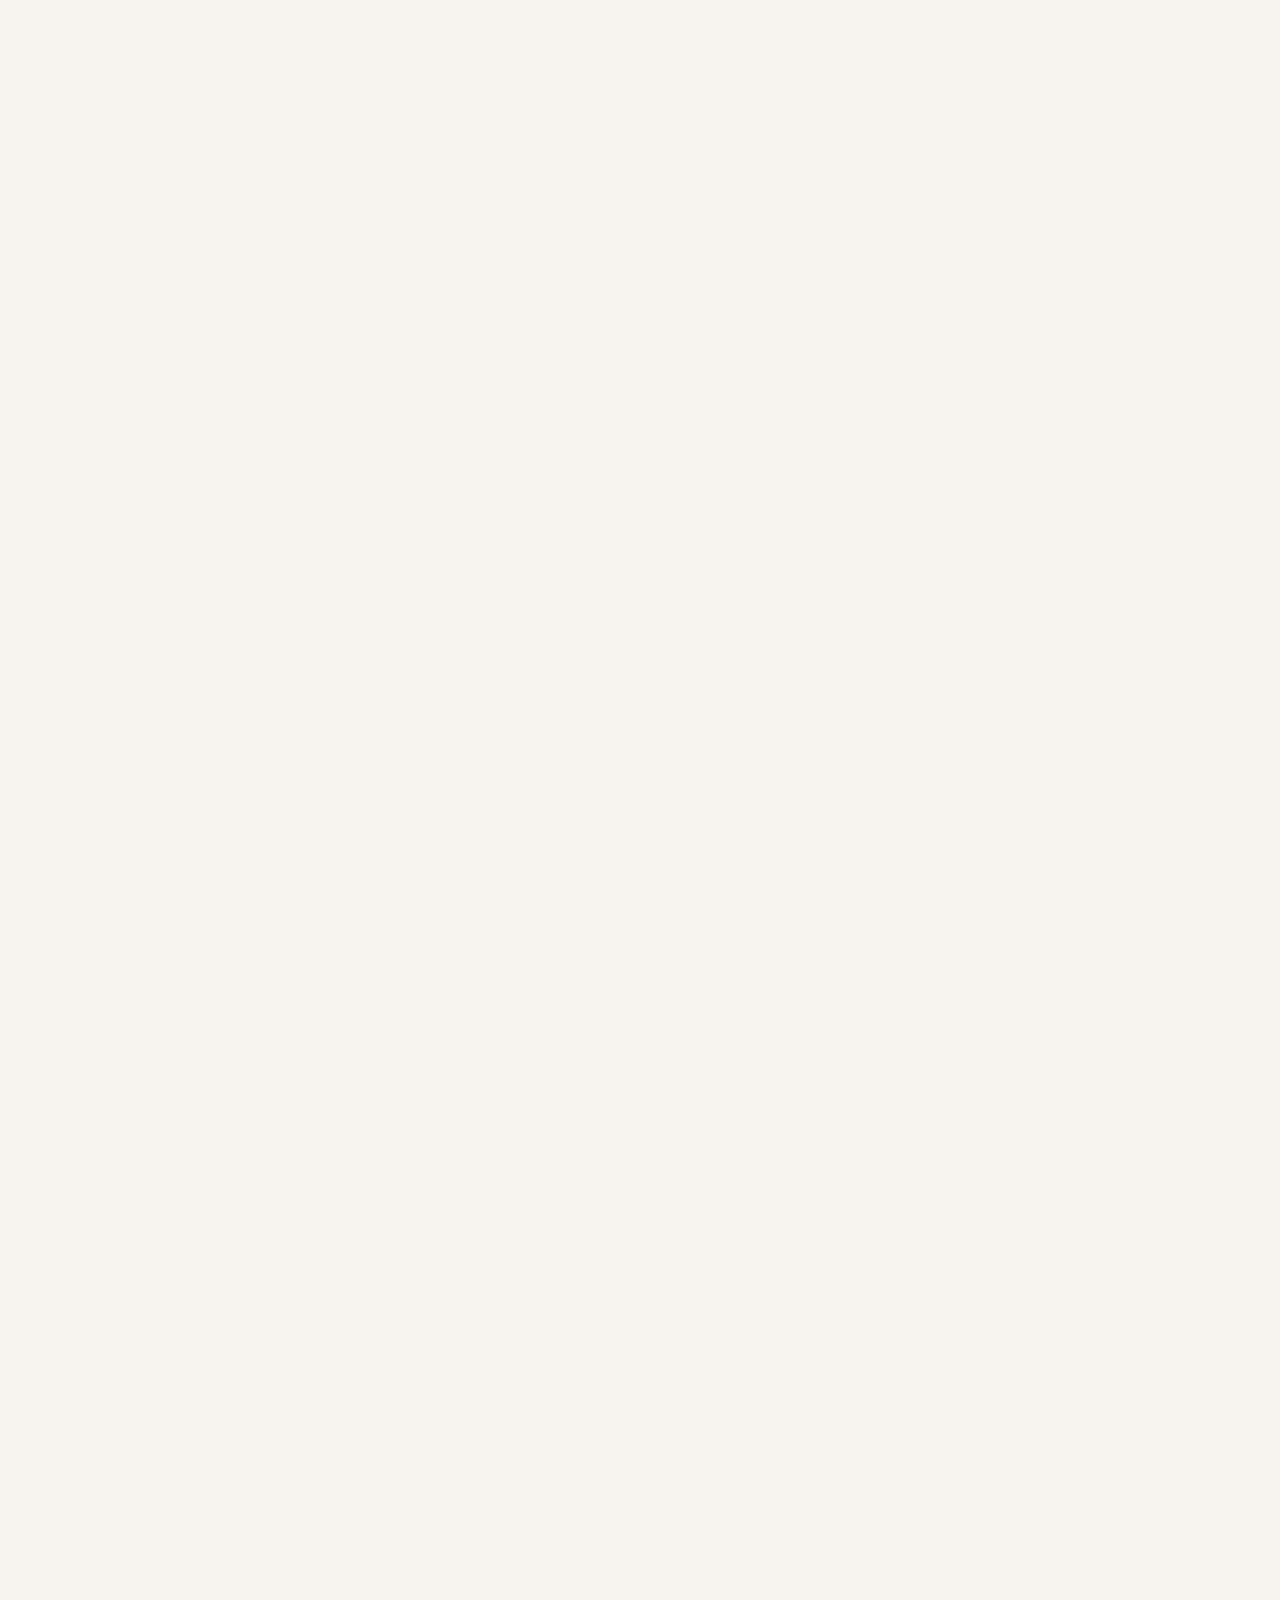
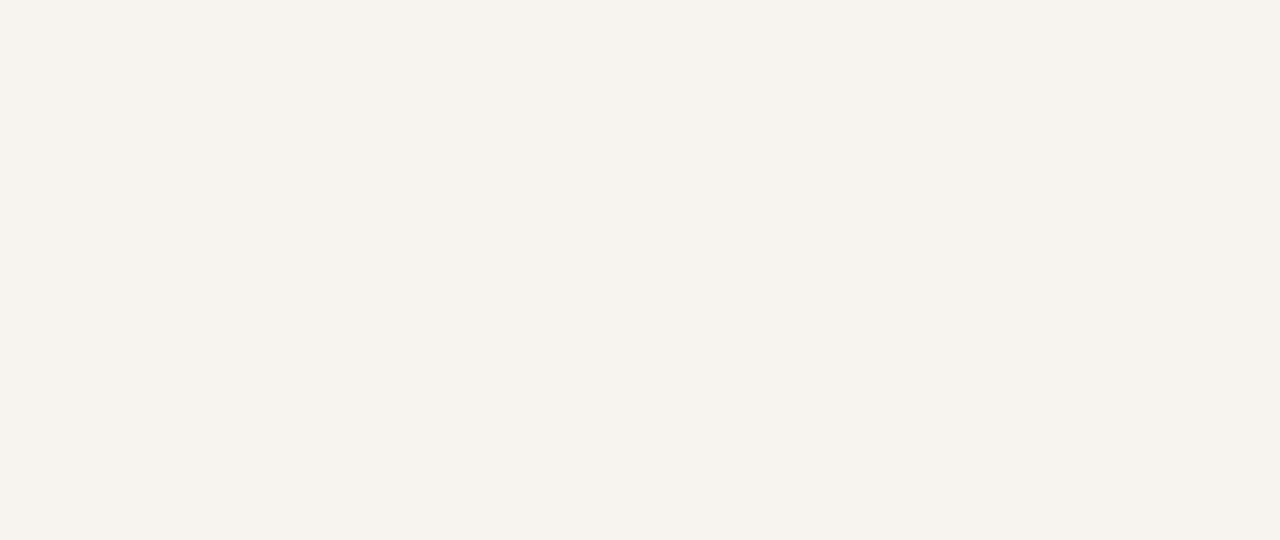
<file: index2.html>
<!DOCTYPE html>
<html lang="en">
<head>
  <meta charset="UTF-8"/>
  <meta name="viewport" content="width=device-width, initial-scale=1.0"/>
  <title>VILLART — Fine Art Photography</title>
  <link href="https://fonts.googleapis.com/css2?family=Cormorant+Garamond:ital,wght@0,300;0,400;0,500;0,600;1,300;1,400;1,500&family=Jost:wght@200;300;400&display=swap" rel="stylesheet"/>
  <style>

    /* ─── RESET ─────────────────────────────────── */
    *, *::before, *::after { margin: 0; padding: 0; box-sizing: border-box; }
    html { scroll-behavior: smooth; }
    body {
      background: #f7f3ee;
      color: #1a1714;
      font-family: 'Jost', sans-serif;
      font-weight: 300;
      overflow-x: hidden;
      cursor: none;
    }
    a { text-decoration: none; color: inherit; }
    img { display: block; width: 100%; height: 100%; object-fit: cover; }

    /* ══════════════════════════════════════════════
       CUSTOM CURSOR
    ══════════════════════════════════════════════ */
    #cursor-dot {
      position: fixed;
      width: 8px; height: 8px;
      border-radius: 50%;
      background: #1a1714;
      pointer-events: none;
      z-index: 99999;
      transform: translate(-50%, -50%);
      transition: transform 0.1s ease, opacity 0.3s ease;
      mix-blend-mode: multiply;
    }
    #cursor-ring {
      position: fixed;
      width: 40px; height: 40px;
      border-radius: 50%;
      border: 1px solid rgba(26,23,20,0.35);
      pointer-events: none;
      z-index: 99998;
      transform: translate(-50%, -50%);
      transition: width 0.5s ease, height 0.5s ease, border-color 0.5s ease;
    }
    body:has(a:hover) #cursor-ring,
    body:has(button:hover) #cursor-ring {
      width: 64px; height: 64px;
      border-color: rgba(26,23,20,0.55);
    }

    /* ══════════════════════════════════════════════
       GRAIN OVERLAY — very slow drift
    ══════════════════════════════════════════════ */
    body::before {
      content: '';
      position: fixed;
      inset: -200%;
      width: 400%; height: 400%;
      opacity: 0.028;
      pointer-events: none;
      z-index: 9000;
      background-image: url("data:image/svg+xml,%3Csvg viewBox='0 0 512 512' xmlns='http://www.w3.org/2000/svg'%3E%3Cfilter id='n'%3E%3CfeTurbulence type='fractalNoise' baseFrequency='0.9' numOctaves='4' stitchTiles='stitch'/%3E%3C/filter%3E%3Crect width='100%25' height='100%25' filter='url(%23n)'/%3E%3C/svg%3E");
      background-size: 256px 256px;
      animation: grainDrift 18s steps(1) infinite;
    }
    @keyframes grainDrift {
      0%   { transform: translate(0,0) }
      10%  { transform: translate(-5%,-5%) }
      20%  { transform: translate(-10%,5%) }
      30%  { transform: translate(5%,-10%) }
      40%  { transform: translate(-5%,15%) }
      50%  { transform: translate(-10%,5%) }
      60%  { transform: translate(15%,0%) }
      70%  { transform: translate(0,10%) }
      80%  { transform: translate(-15%,0%) }
      90%  { transform: translate(10%,5%) }
      100% { transform: translate(5%,0%) }
    }

    /* ══════════════════════════════════════════════
       PAGE INTRO VEIL — slow cinematic wipe
    ══════════════════════════════════════════════ */
    #page-veil {
      position: fixed;
      inset: 0;
      background: #1a1714;
      z-index: 9999;
      transform-origin: top;
      animation: veilLift 2.4s cubic-bezier(0.76, 0, 0.24, 1) forwards;
    }
    @keyframes veilLift {
      0%   { transform: scaleY(1); }
      60%  { transform: scaleY(1); }
      100% { transform: scaleY(0); }
    }

    /* ══════════════════════════════════════════════
       SLOW PARALLAX HOST
    ══════════════════════════════════════════════ */
    .parallax-img {
      overflow: hidden;
      position: relative;
    }
    .parallax-img img {
      transform: scale(1.12);
      will-change: transform;
      transition: filter 1.8s ease;
      filter: brightness(0.96);
    }
    .parallax-img:hover img {
      filter: brightness(1.04);
    }

    /* ══════════════════════════════════════════════
       SLOW ZOOM ON HOVER — images
    ══════════════════════════════════════════════ */
    .slow-zoom {
      overflow: hidden;
    }
    .slow-zoom img {
      transition: transform 3.2s cubic-bezier(0.25, 0.46, 0.45, 0.94), filter 1.6s ease;
      will-change: transform;
    }
    .slow-zoom:hover img {
      transform: scale(1.07) !important;
    }

    /* ══════════════════════════════════════════════
       SCROLL REVEAL VARIANTS
    ══════════════════════════════════════════════ */
    .reveal          { opacity: 0; transform: translateY(28px); transition: opacity 1.6s cubic-bezier(0.16,1,0.3,1), transform 1.6s cubic-bezier(0.16,1,0.3,1); }
    .reveal.in       { opacity: 1; transform: translateY(0); }

    .reveal-left     { opacity: 0; transform: translateX(-36px); transition: opacity 1.8s cubic-bezier(0.16,1,0.3,1), transform 1.8s cubic-bezier(0.16,1,0.3,1); }
    .reveal-left.in  { opacity: 1; transform: translateX(0); }

    .reveal-right    { opacity: 0; transform: translateX(36px); transition: opacity 1.8s cubic-bezier(0.16,1,0.3,1), transform 1.8s cubic-bezier(0.16,1,0.3,1); }
    .reveal-right.in { opacity: 1; transform: translateX(0); }

    .reveal-scale    { opacity: 0; transform: scale(0.94); transition: opacity 2s cubic-bezier(0.16,1,0.3,1), transform 2s cubic-bezier(0.16,1,0.3,1); }
    .reveal-scale.in { opacity: 1; transform: scale(1); }

    .reveal-blur     { opacity: 0; filter: blur(12px); transition: opacity 2.2s ease, filter 2.2s ease; }
    .reveal-blur.in  { opacity: 1; filter: blur(0); }

    /* Stagger delays */
    .d1 { transition-delay: 0.1s; }
    .d2 { transition-delay: 0.25s; }
    .d3 { transition-delay: 0.42s; }
    .d4 { transition-delay: 0.6s; }
    .d5 { transition-delay: 0.8s; }

    /* ══════════════════════════════════════════════
       FLOATING WORD ANIMATIONS
    ══════════════════════════════════════════════ */
    @keyframes floatWord {
      0%, 100% { transform: translateY(0px);    opacity: 0.55; }
      50%       { transform: translateY(-8px);   opacity: 1;    }
    }
    .t-word-float {
      animation: floatWord 7s ease-in-out infinite;
    }
    .t-word-float:nth-child(2) { animation-delay: 3.5s; }

    /* ══════════════════════════════════════════════
       BREATHING CIRCLE BUTTON
    ══════════════════════════════════════════════ */
    @keyframes breathe {
      0%, 100% { box-shadow: 0 0 0 0 rgba(26,23,20,0.06); }
      50%       { box-shadow: 0 0 0 12px rgba(26,23,20,0.0); }
    }
    .circle-btn {
      flex-shrink: 0;
      width: 78px; height: 78px;
      border-radius: 50%;
      border: 1px solid #1a1714;
      display: inline-flex;
      align-items: center;
      justify-content: center;
      text-align: center;
      font-family: 'Cormorant Garamond', serif;
      font-size: 0.8rem;
      font-style: italic;
      font-weight: 300;
      letter-spacing: 0.04em;
      line-height: 1.4;
      color: #1a1714;
      transition: background 0.8s cubic-bezier(0.16,1,0.3,1), color 0.8s ease, transform 0.8s cubic-bezier(0.34,1.56,0.64,1);
      animation: breathe 4s ease-in-out infinite;
      position: relative;
      overflow: hidden;
    }
    .circle-btn::after {
      content: '';
      position: absolute;
      inset: 0;
      border-radius: 50%;
      background: #1a1714;
      transform: scale(0);
      transition: transform 0.7s cubic-bezier(0.16,1,0.3,1);
      z-index: 0;
    }
    .circle-btn:hover::after { transform: scale(1); }
    .circle-btn:hover { color: #f7f3ee; transform: scale(1.06); }
    .circle-btn span, .circle-btn br { position: relative; z-index: 1; }
    .circle-btn:hover { animation-play-state: paused; }

    /* ══════════════════════════════════════════════
       MARQUEE LINE — slow drift between sections
    ══════════════════════════════════════════════ */
    .marquee-track {
      overflow: hidden;
      border-top: 1px solid rgba(26,23,20,0.1);
      border-bottom: 1px solid rgba(26,23,20,0.1);
      padding: 14px 0;
      margin-top: 80px;
      white-space: nowrap;
    }
    .marquee-inner {
      display: inline-flex;
      gap: 0;
      animation: marqueeSlide 28s linear infinite;
    }
    @keyframes marqueeSlide {
      0%   { transform: translateX(0); }
      100% { transform: translateX(-50%); }
    }
    .marquee-item {
      font-family: 'Cormorant Garamond', serif;
      font-size: clamp(0.72rem, 1vw, 0.84rem);
      font-style: italic;
      letter-spacing: 0.28em;
      color: #1a1714;
      padding: 0 3.5rem;
      opacity: 0.55;
    }
    .marquee-dot {
      font-size: 0.5rem;
      opacity: 0.25;
      vertical-align: middle;
      padding: 0 1rem;
    }

    /* ══════════════════════════════════════════════
       SHIMMER LINE — subtle light sweep on images
    ══════════════════════════════════════════════ */
    .shimmer-wrap { position: relative; overflow: hidden; }
    .shimmer-wrap::after {
      content: '';
      position: absolute;
      inset: 0;
      background: linear-gradient(105deg, transparent 40%, rgba(255,255,255,0.12) 50%, transparent 60%);
      transform: translateX(-100%);
      animation: shimmerSweep 6s ease-in-out infinite;
    }
    @keyframes shimmerSweep {
      0%   { transform: translateX(-120%); opacity: 0; }
      30%  { opacity: 1; }
      60%  { transform: translateX(120%); opacity: 0; }
      100% { transform: translateX(120%); opacity: 0; }
    }

    /* ══════════════════════════════════════════════
       SLOW HEADER ENTRY
    ══════════════════════════════════════════════ */
    .site-header {
      display: flex;
      align-items: flex-start;
      justify-content: space-between;
      padding: 32px 40px 0;
      gap: 16px;
      color: #f7f3ee;
      animation: headerDrop 2s 2s cubic-bezier(0.16,1,0.3,1) both;
      position: relative;
      z-index: 100;
    }
    @keyframes headerDrop {
      from { opacity: 0; transform: translateY(-16px); }
      to   { opacity: 1; transform: translateY(0); }
    }

    /* ══════════════════════════════════════════════
       INTRO LINE — slow stagger
    ══════════════════════════════════════════════ */
    .intro-line {
      display: flex;
      align-items: flex-start;
      justify-content: space-between;
      gap: 20px;
      padding: 20px 40px 0;
      animation: introRise 2s 2.3s cubic-bezier(0.16,1,0.3,1) both;
    }
    @keyframes introRise {
      from { opacity: 0; transform: translateY(14px); }
      to   { opacity: 1; transform: translateY(0); }
    }

    /* ══════════════════════════════════════════════
       TYPOGRAPHY HELPERS
    ══════════════════════════════════════════════ */
    .t-logo {
      font-family: 'Cormorant Garamond', serif;
      font-size: clamp(2.2rem, 4vw, 3.8rem);
      font-weight: 600;
      letter-spacing: 0.05em;
      line-height: 0.88;
      color: #1a1714;
    }
    .t-hero {
      font-family: 'Cormorant Garamond', serif;
      font-size: clamp(0.85rem, 1.2vw, 1.05rem);
      font-weight: 300;
      font-style: italic;
      letter-spacing: 0.1em;
      line-height: 2;
      color: #1a1714;
    }
    .t-body {
      font-family: 'Cormorant Garamond', serif;
      font-size: clamp(0.9rem, 1.15vw, 1.05rem);
      font-weight: 300;
      font-style: italic;
      line-height: 1.95;
      letter-spacing: 0.04em;
      color: #6b6460;
    }
    .t-intro {
      font-family: 'Cormorant Garamond', serif;
      font-size: clamp(0.88rem, 1.2vw, 1.05rem);
      font-style: italic;
      letter-spacing: 0.06em;
      color: #6b6460;
    }
    .t-nav {
      font-family: 'Jost', sans-serif;
      font-size: 0.56rem;
      font-weight: 400;
      letter-spacing: 0.3em;
      text-transform: uppercase;
      color: #1a1714;
    }
    .t-word {
      font-family: 'Cormorant Garamond', serif;
      font-size: clamp(0.8rem, 1.3vw, 1.05rem);
      font-weight: 300;
      font-style: italic;
      letter-spacing: 0.16em;
      color: #1a1714;
    }
    .t-small {
      font-family: 'Jost', sans-serif;
      font-size: 0.52rem;
      font-weight: 400;
      letter-spacing: 0.3em;
      text-transform: uppercase;
    }

    /* ══════════════════════════════════════════════
       NAV & LINKS
    ══════════════════════════════════════════════ */
    .site-nav {
      display: flex;
      align-items: center;
      gap: clamp(18px, 3vw, 36px);
      padding-top: 8px;
      flex-shrink: 0;
    }
    .site-nav a {
      position: relative;
      transition: opacity 0.5s ease;
    }
    .site-nav a::after {
      content: '';
      position: absolute;
      bottom: -3px; left: 0;
      width: 0; height: 1px;
      background: #1a1714;
      transition: width 0.6s cubic-bezier(0.16,1,0.3,1);
    }
    .site-nav a:hover::after { width: 100%; }
    .site-nav a:hover { opacity: 0.6; }

    .site-logo img { filter: invert(1) brightness(2); } 

    .ul-link {
      font-family: 'Jost', sans-serif;
      font-size: 0.52rem;
      font-weight: 400;
      letter-spacing: 0.3em;
      text-transform: uppercase;
      color: #1a1714;
      border-bottom: 1px solid #1a1714;
      padding-bottom: 2px;
      display: inline-block;
      transition: opacity 0.5s ease, letter-spacing 0.5s ease;
    }
    .ul-link:hover { opacity: 0.4; letter-spacing: 0.45em; }

    /* Hamburger */
    .hamburger {
      display: none; flex-direction: column; gap: 6px;
      background: none; border: none; cursor: pointer;
      padding: 6px 4px; flex-shrink: 0;
    }
    .hamburger span { width: 24px; height: 1px; background: #f7f3ee; display: block; transition: transform 0.5s ease, opacity 0.5s ease; }

    .mob-nav {
      display: none; position: fixed; inset: 0;
      background: #f7f3ee; z-index: 9999;
      flex-direction: column; align-items: center;
      justify-content: center; gap: 38px;
    }
    .mob-nav.open { display: flex; animation: mobReveal 0.6s cubic-bezier(0.16,1,0.3,1); }
    @keyframes mobReveal {
      from { opacity: 0; transform: scale(0.97); }
      to   { opacity: 1; transform: scale(1); }
    }
    .mob-nav a {
      font-family: 'Cormorant Garamond', serif;
      font-size: 2.4rem; font-weight: 300;
      letter-spacing: 0.08em; color: #1a1714;
      transition: letter-spacing 0.6s ease, opacity 0.4s ease;
    }
    .mob-nav a:hover { letter-spacing: 0.18em; opacity: 0.5; }
    .mob-close {
      position: absolute; top: 26px; right: 30px;
      font-size: 1.6rem; background: none; border: none;
      cursor: pointer; color: #6b6460; line-height: 1;
      transition: transform 0.5s ease;
    }
    .mob-close:hover { transform: rotate(90deg); }

    /* ══════════════════════════════════════════════
       CLUSTERS
    ══════════════════════════════════════════════ */
    .cluster-1 {
      display: grid;
      grid-template-columns: 42% 4% 32% 4% 18%;
      grid-template-rows: auto 48px auto 48px auto;
      margin-top: 52px;
    }
    .c1-main { grid-column: 1/2; grid-row: 1/6; height: clamp(500px, 72vh, 820px); }
    .c1-top  { grid-column: 3/6; grid-row: 1/2; height: clamp(200px, 26vh, 310px); }
    .c1-text { grid-column: 3/5; grid-row: 3/4; padding-right: 12px; display: flex; align-items: center; }
    .c1-bot  { grid-column: 4/6; grid-row: 5/6; height: clamp(170px, 22vh, 270px); padding-right: 40px; }

    .cluster-2 {
      display: grid;
      grid-template-columns: 40px 12% 16px 6% 16px 30% 16px 6% 16px 18% 40px;
      grid-template-rows: auto 36px auto 48px auto;
      margin-top: 88px;
    }
    .c2-left    { grid-column: 2/3;  grid-row: 1/4; height: clamp(280px, 40vh, 460px); }
    .c2-elegant { grid-column: 4/5;  grid-row: 1/2; display: flex; align-items: flex-end; padding-bottom: 10px; }
    .c2-center  { grid-column: 6/7;  grid-row: 1/4; height: clamp(360px, 55vh, 660px); }
    .c2-refined { grid-column: 8/9;  grid-row: 1/2; display: flex; align-items: flex-end; padding-bottom: 10px; }
    .c2-right   { grid-column: 10/11;grid-row: 1/3; height: clamp(200px, 28vh, 360px); }
    .c2-circle  { grid-column: 6/7;  grid-row: 4/5; display: flex; justify-content: center; align-items: center; }
    .c2-body    { grid-column: 2/5;  grid-row: 5/6; display: flex; align-items: flex-start; padding-top: 4px; }

    .cluster-3 {
      display: grid;
      grid-template-columns: 40% 4% 28% 4% 1fr 40px;
      grid-template-rows: 80px auto;
      margin-top: 88px;
    }
    .c3-main { grid-column: 1/2; grid-row: 1/3; height: clamp(480px, 72vh, 820px); }
    .c3-sm   { grid-column: 3/5; grid-row: 2/3; height: clamp(260px, 38vh, 460px); }

    .cluster-4 {
      display: grid;
      grid-template-columns: 40px 13% 16px 6% 16px 30% 16px 6% 16px 14% 40px;
      grid-template-rows: auto 36px auto 44px auto;
      margin-top: 88px;
    }
    .c4-left   { grid-column: 2/3;  grid-row: 1/3; height: clamp(240px, 34vh, 420px); }
    .c4-artful { grid-column: 4/5;  grid-row: 1/2; display: flex; align-items: flex-end; padding-bottom: 10px; }
    .c4-center { grid-column: 6/7;  grid-row: 1/4; height: clamp(360px, 55vh, 660px); }
    .c4-honest { grid-column: 8/9;  grid-row: 1/2; display: flex; align-items: flex-end; padding-bottom: 10px; }
    .c4-right  { grid-column: 10/11;grid-row: 1/2; height: clamp(160px, 22vh, 280px); }
    .c4-body   { grid-column: 2/6;  grid-row: 5/6; display: flex; align-items: flex-start; padding-top: 4px; }

    .cluster-5 {
      display: grid;
      grid-template-columns: 40px 30% 5% 10% 3% 1fr 40px;
      grid-template-rows: auto 32px auto 40px auto 56px;
      margin-top: 88px;
    }
    .c5-sm     { grid-column: 2/4; grid-row: 1/2; height: clamp(340px, 52vh, 580px); }
    .c5-body   { grid-column: 2/5; grid-row: 3/4; display: flex; align-items: flex-start; }
    .c5-circle { grid-column: 2/3; grid-row: 5/6; display: flex; align-items: center; }
    .c5-main   { grid-column: 6/7; grid-row: 1/7; height: clamp(500px, 76vh, 840px); }

    /* ══════════════════════════════════════════════
       FULL WIDTH + IG
    ══════════════════════════════════════════════ */
    .full-img { margin-top: 88px; }
    .full-img img { width: 100%; height: clamp(340px, 58vh, 700px); object-fit: cover; }

    .ig-section { padding: 72px 40px 0; }
    .ig-label {
      font-family: 'Jost', sans-serif;
      font-size: 0.54rem; font-weight: 400;
      letter-spacing: 0.3em; text-transform: uppercase;
      color: #6b6460; margin-bottom: 22px;
    }
    .ig-label a { color: #1a1714; border-bottom: 1px solid #1a1714; padding-bottom: 1px; }
    .ig-grid {
      display: grid;
      grid-template-columns: repeat(6, 1fr);
      gap: 4px;
    }
    .ig-cell { aspect-ratio: 1/1; overflow: hidden; position: relative; }
    .ig-cell img { width: 100%; height: 100%; object-fit: cover; transition: transform 2.4s cubic-bezier(0.25, 0.46, 0.45, 0.94); }
    .ig-cell:hover img { transform: scale(1.08); }
    .ig-hover {
      position: absolute; inset: 0;
      background: rgba(26,23,20,0.14);
      opacity: 0;
      transition: opacity 0.8s ease;
    }
    .ig-cell:hover .ig-hover { opacity: 1; }

    /* ══════════════════════════════════════════════
       FOOTER
    ══════════════════════════════════════════════ */
    .site-footer {
      margin-top: 72px;
      padding: 52px 40px 28px;
      border-top: 1px solid #e2ddd8;
      color: #f7f3ee;
      background: #1a1714;
    }
    .footer-inner {
      display: grid;
      grid-template-columns: 1fr auto 1fr;
      align-items: start;
      gap: 24px;
      margin-bottom: 44px;
    }
    .f-logo a {
      font-family: 'Cormorant Garamond', serif;
      font-size: clamp(1.4rem, 2.2vw, 2rem);
      font-weight: 600; letter-spacing: 0.06em;
      line-height: 0.9; color: #f7f3ee; display: block;
    }
    .f-nav {
      list-style: none; display: flex;
      flex-direction: column; align-items: center;
      gap: 13px; text-align: center;
    }
    .f-nav a {
      font-family: 'Jost', sans-serif;
      font-size: 0.52rem; font-weight: 400;
      letter-spacing: 0.28em; text-transform: uppercase;
      color: rgba(247,243,238,0.5);
      transition: color 0.5s ease, letter-spacing 0.5s ease;
    }
    .f-nav a:hover { color: #f7f3ee; letter-spacing: 0.4em; }
    .f-right {
      text-align: right;
      font-family: 'Jost', sans-serif;
      font-size: 0.52rem; font-weight: 400;
      letter-spacing: 0.28em; text-transform: uppercase;
      color: rgba(247,243,238,0.5);
    }
    .f-right a { color: rgba(247,243,238,0.5); transition: color 0.5s; }
    .f-right a:hover { color: #f7f3ee; }
    .footer-bottom {
      border-top: 1px solid rgba(247,243,238,0.12);
      padding-top: 22px;
      display: flex; justify-content: space-between; align-items: center;
    }
    .footer-copy, .back-top {
      font-family: 'Jost', sans-serif;
      font-size: 0.48rem; letter-spacing: 0.2em;
      text-transform: uppercase; color: rgba(247,243,238,0.35);
    }
    .back-top { transition: color 0.5s ease, letter-spacing 0.5s ease; }
    .back-top:hover { color: #f7f3ee; letter-spacing: 0.32em; }

    /* ══════════════════════════════════════════════
       SCROLL PROGRESS BAR — slow fill
    ══════════════════════════════════════════════ */
    #progress-bar {
      position: fixed;
      top: 0; left: 0;
      height: 1px;
      background: #1a1714;
      width: 0%;
      z-index: 9990;
      transition: width 0.1s linear;
    }

    /* ══════════════════════════════════════════════
       RESPONSIVE
    ══════════════════════════════════════════════ */
    @media (max-width: 1024px) {
      .site-header { padding: 24px 24px 0; }
      .intro-line  { padding: 16px 24px 0; }
      .ig-section  { padding: 56px 24px 0; }
      .site-footer { padding: 44px 24px 24px; }

      .cluster-1 { display: flex; flex-direction: column; gap: 6px; margin-top: 36px; padding: 0 24px; }
      .c1-main { height: clamp(340px, 55vw, 580px); order: 1; }
      .c1-top  { height: clamp(220px, 36vw, 380px); order: 2; }
      .c1-text { order: 3; padding: 16px 0 4px; }
      .c1-bot  { height: clamp(200px, 32vw, 340px); order: 4; padding: 0; }

      .cluster-2 { display: grid; grid-template-columns: 1fr 1fr; grid-template-rows: auto auto auto auto; gap: 6px; margin-top: 52px; padding: 0 24px; }
      .c2-left    { grid-column: 1/2; grid-row: 1/2; height: clamp(240px, 40vw, 400px); }
      .c2-center  { grid-column: 1/3; grid-row: 2/3; height: clamp(300px, 48vw, 520px); }
      .c2-right   { grid-column: 2/3; grid-row: 1/2; height: clamp(200px, 32vw, 360px); }
      .c2-elegant,.c2-refined { display: none; }
      .c2-circle  { grid-column: 1/3; grid-row: 3/4; justify-content: center; padding: 20px 0 8px; }
      .c2-body    { grid-column: 1/3; grid-row: 4/5; padding: 4px 0 0; }

      .cluster-3 { display: grid; grid-template-columns: 1fr 1fr; grid-template-rows: auto; gap: 6px; margin-top: 52px; padding: 0 24px; }
      .c3-main { grid-column: 1/2; grid-row: 1/2; height: clamp(280px, 48vw, 500px); }
      .c3-sm   { grid-column: 2/3; grid-row: 1/2; height: clamp(220px, 36vw, 380px); }

      .cluster-4 { display: grid; grid-template-columns: 1fr 1fr; grid-template-rows: auto auto auto auto; gap: 6px; margin-top: 52px; padding: 0 24px; }
      .c4-left   { grid-column: 1/2; grid-row: 1/2; height: clamp(220px, 36vw, 380px); }
      .c4-right  { grid-column: 2/3; grid-row: 1/2; height: clamp(180px, 28vw, 300px); }
      .c4-center { grid-column: 1/3; grid-row: 2/3; height: clamp(300px, 48vw, 520px); }
      .c4-artful,.c4-honest { display: none; }
      .c4-body   { grid-column: 1/3; grid-row: 4/5; padding: 4px 0 0; }

      .cluster-5 { display: grid; grid-template-columns: 1fr 1fr; grid-template-rows: auto auto auto; gap: 6px; margin-top: 52px; padding: 0 24px; }
      .c5-sm   { grid-column: 1/2; grid-row: 1/2; height: clamp(280px, 48vw, 500px); }
      .c5-main { grid-column: 2/3; grid-row: 1/2; height: clamp(280px, 48vw, 500px); }
      .c5-body { grid-column: 1/3; grid-row: 2/3; padding: 12px 0 4px; }
      .c5-circle { grid-column: 1/3; grid-row: 3/4; padding: 8px 0 0; }

      .full-img { margin-top: 52px; }
      .ig-grid { grid-template-columns: repeat(3, 1fr); }
      .footer-inner { grid-template-columns: 1fr; text-align: center; }
      .f-right { text-align: center; }
    }

    @media (max-width: 640px) {
      body { cursor: auto; }
      #cursor-dot, #cursor-ring { display: none; }
      .site-header { padding: 20px 20px 0; }
      .site-nav { display: none; }
      .hamburger { display: flex; }
      .intro-line { flex-direction: column; gap: 14px; padding: 14px 20px 0; }
      .cluster-1 { padding: 0 20px; gap: 10px; margin-top: 28px; }
      .c1-main { height: clamp(280px, 70vw, 440px); }
      .c1-top  { height: clamp(180px, 50vw, 320px); }
      .c1-bot  { height: clamp(160px, 44vw, 280px); }
      .cluster-2 { padding: 0 20px; gap: 10px; margin-top: 40px; }
      .c2-left { height: clamp(200px, 56vw, 360px); }
      .c2-center { height: clamp(260px, 70vw, 420px); }
      .c2-right  { height: clamp(170px, 46vw, 300px); }
      .cluster-3 { display: flex; flex-direction: column; gap: 10px; margin-top: 40px; padding: 0 20px; }
      .c3-main { height: clamp(280px, 70vw, 440px); }
      .c3-sm   { height: clamp(220px, 58vw, 360px); }
      .cluster-4 { padding: 0 20px; gap: 10px; margin-top: 40px; }
      .c4-left { height: clamp(180px, 48vw, 320px); }
      .c4-right  { height: clamp(150px, 40vw, 260px); }
      .c4-center { height: clamp(260px, 70vw, 420px); }
      .cluster-5 { display: flex; flex-direction: column; gap: 10px; margin-top: 40px; padding: 0 20px; }
      .c5-sm   { height: clamp(260px, 68vw, 420px); }
      .c5-main { height: clamp(280px, 72vw, 440px); }
      .full-img  { margin-top: 40px; }
      .ig-section { padding: 44px 20px 0; }
      .ig-grid { grid-template-columns: repeat(2, 1fr); }
      .site-footer { padding: 40px 20px 24px; }
      .footer-inner { gap: 28px; }
      .footer-bottom { flex-direction: column; gap: 10px; text-align: center; }
    }

  </style>
</head>
<body id="top">

  <!-- SCROLL PROGRESS -->
  <div id="progress-bar"></div>

  <!-- CUSTOM CURSOR -->
  <div id="cursor-dot"></div>
  <div id="cursor-ring"></div>

  <!-- PAGE VEIL -->
  <div id="page-veil"></div>

  <!-- MOBILE OVERLAY NAV -->
  <div class="mob-nav" id="mobNav">
    <button class="mob-close" id="mobClose">✕</button>
    <a href="#s1">The Artist</a>
    <a href="#s2">Stories</a>
    <a href="#s4">Impressions</a>
    <a href="#s5">Connect</a>
  </div>

  <!-- ══════════════════════════════════════════
       HEADER
  ══════════════════════════════════════════════ -->
  <header class="site-header">
    <div class="site-logo t-logo">
      <a href="#top" class="t-logo"><img style="width: 140px;" src="logo.webp" alt="VILLART"/></a>
    </div>
    <nav class="site-nav">
      <a href="#s1" class="t-nav">The Artist</a>
      <a href="#s2" class="t-nav">Stories</a>
      <a href="#s4" class="t-nav">Impressions</a>
      <a href="#s5" class="t-nav">Connect</a>
    </nav>
    <button class="hamburger" id="hamburger" aria-label="Open menu">
      <span></span><span></span><span></span>
    </button>
  </header>

  <!-- ══════════════════════════════════════════
       INTRO LINE
  ══════════════════════════════════════════════ -->
  <div class="intro-line">
    <p class="t-intro">A unique take on fine art visual storytelling</p>
    <a href="#s5" class="ul-link">Inquire</a>
  </div>

  <!-- ══════════════════════════════════════════
       CLUSTER 1
  ══════════════════════════════════════════════ -->
  <div class="cluster-1" id="s1">
    <div class="c1-main parallax-img slow-zoom reveal-scale reveal d1 shimmer-wrap">
      <img src="img/banner.jpg" alt="Wedding portrait" data-parallax="0.18"/>
    </div>
    <div class="c1-top slow-zoom reveal reveal-right d2 shimmer-wrap">
      <img src="img/choose-1.jpg" alt="Ceremony"/>
    </div>
    <div class="c1-text reveal d3">
      <p class="t-body">A unique, cinematic approach to fine art visual storytelling, crafted with care down to the smallest detail.</p>
    </div>
    <div class="c1-bot slow-zoom reveal-right reveal d4 shimmer-wrap">
      <img src="img/choose-2.jpg" alt="Groom"/>
    </div>
  </div>

  <!-- MARQUEE -->
  <div class="marquee-track reveal">
    <div class="marquee-inner">
      <span class="marquee-item">Fine Art Photography</span><span class="marquee-dot">·</span>
      <span class="marquee-item">Cinematic Storytelling</span><span class="marquee-dot">·</span>
      <span class="marquee-item">Resonant Moments</span><span class="marquee-dot">·</span>
      <span class="marquee-item">Heirloom Imagery</span><span class="marquee-dot">·</span>
      <span class="marquee-item">Intentional Craft</span><span class="marquee-dot">·</span>
      <span class="marquee-item">Intimate Truth</span><span class="marquee-dot">·</span>
      <!-- duplicate for seamless loop -->
      <span class="marquee-item">Fine Art Photography</span><span class="marquee-dot">·</span>
      <span class="marquee-item">Cinematic Storytelling</span><span class="marquee-dot">·</span>
      <span class="marquee-item">Resonant Moments</span><span class="marquee-dot">·</span>
      <span class="marquee-item">Heirloom Imagery</span><span class="marquee-dot">·</span>
      <span class="marquee-item">Intentional Craft</span><span class="marquee-dot">·</span>
      <span class="marquee-item">Intimate Truth</span><span class="marquee-dot">·</span>
    </div>
  </div>

  <!-- ══════════════════════════════════════════
       CLUSTER 2
  ══════════════════════════════════════════════ -->
  <div class="cluster-2" id="s2">
    <div class="c2-left slow-zoom reveal-left reveal d1 shimmer-wrap">
      <img src="img/choose-3.jpg" alt="Bride"/>
    </div>
    <div class="c2-elegant reveal d2">
      <span class="t-word t-word-float">elegant</span>
    </div>
    <div class="c2-center slow-zoom reveal-scale reveal d2 shimmer-wrap">
      <img src="img/lat-1.jpg" alt="Couple" data-parallax="0.1"/>
    </div>
    <div class="c2-refined reveal d3">
      <span class="t-word t-word-float" style="animation-delay:3.5s">refined</span>
    </div>
    <div class="c2-right slow-zoom reveal-right reveal d3 shimmer-wrap">
      <img src="img/choose-4.jpg" alt="Details"/>
    </div>
    <div class="c2-circle reveal d4">
      <a href="#s2" class="circle-btn"><span>View<br>stories</span></a>
    </div>
    <div class="c2-body reveal d5">
      <p class="t-body">Each image is created with a deep reverence for storytelling and truth, honoring the quiet strength of human connection and the relationships that shape a celebration.</p>
    </div>
  </div>

  <!-- ══════════════════════════════════════════
       CLUSTER 3
  ══════════════════════════════════════════════ -->
  <div class="cluster-3 reveal">
    <div class="c3-main slow-zoom parallax-img shimmer-wrap d1 reveal-scale reveal">
      <img src="img/wedding day.jpg" alt="Wedding day" data-parallax="0.14"/>
    </div>
    <div class="c3-sm slow-zoom shimmer-wrap d3 reveal-right reveal">
      <img src="img/lat-2.jpg" alt="Walking"/>
    </div>
  </div>

  <!-- ══════════════════════════════════════════
       CLUSTER 4
  ══════════════════════════════════════════════ -->
  <div class="cluster-4" id="s4">
    <div class="c4-left slow-zoom shimmer-wrap reveal-left reveal d1">
      <img src="img/lat-3.jpg" alt="Portrait"/>
    </div>
    <div class="c4-artful reveal d2">
      <span class="t-word t-word-float">artful</span>
    </div>
    <div class="c4-center slow-zoom parallax-img shimmer-wrap reveal-scale reveal d2">
      <img src="img/lat-4.jpg" alt="First dance" data-parallax="0.12"/>
    </div>
    <div class="c4-honest reveal d3">
      <span class="t-word t-word-float" style="animation-delay:2s">Honest</span>
    </div>
    <div class="c4-right slow-zoom shimmer-wrap reveal-right reveal d3">
      <img src="img/choose-5.jpg" alt="Detail"/>
    </div>
    <div class="c4-body reveal d4">
      <p class="t-body">Heirloom imagery for those who seek art, capturing both grand moments and subtle details often overlooked.</p>
    </div>
  </div>

  <!-- ══════════════════════════════════════════
       CLUSTER 5
  ══════════════════════════════════════════════ -->
  <div class="cluster-5" id="s5">
    <div class="c5-sm slow-zoom shimmer-wrap reveal-left reveal d1">
      <img src="img/lat-5.jpg" alt="Bride seated"/>
    </div>
    <div class="c5-body reveal d2">
      <p class="t-body">Guiding each story with a calming presence to create an environment where couples feel at ease and open, allowing images to reveal true emotion.</p>
    </div>
    <div class="c5-circle reveal d3">
      <a href="mailto:hello@villart.studio" class="circle-btn"><span>Con<br>nect</span></a>
    </div>
    <div class="c5-main slow-zoom parallax-img shimmer-wrap reveal-right reveal d2">
      <img src="img/lat-6.jpg" alt="Gown interior" data-parallax="0.16"/>
    </div>
  </div>

  <!-- ══════════════════════════════════════════
       FULL WIDTH
  ══════════════════════════════════════════════ -->
  <div class="full-img reveal-blur reveal">
    <img src="img/cta.jpg" alt="Fine art wedding"/>
  </div>

  <!-- ══════════════════════════════════════════
       INSTAGRAM
  ══════════════════════════════════════════════ -->
  <div class="ig-section reveal">
    <p class="ig-label">IG: <a href="https://www.instagram.com/villart_photography/">@villart_photography</a></p>
    <div class="ig-grid">
      <div class="ig-cell reveal d1"><img src="img/insta-1.jpg" alt="ig"/><div class="ig-hover"></div></div>
      <div class="ig-cell reveal d2"><img src="img/insta-2.jpg" alt="ig"/><div class="ig-hover"></div></div>
      <div class="ig-cell reveal d3"><img src="img/insta-3.jpg" alt="ig"/><div class="ig-hover"></div></div>
      <div class="ig-cell reveal d3"><img src="img/insta-4.jpg" alt="ig"/><div class="ig-hover"></div></div>
      <div class="ig-cell reveal d4"><img src="img/insta-5.jpg" alt="ig"/><div class="ig-hover"></div></div>
      <div class="ig-cell reveal d5"><img src="img/insta-6.jpg" alt="ig"/><div class="ig-hover"></div></div>
    </div>
  </div>

  <!-- ══════════════════════════════════════════
       FOOTER
  ══════════════════════════════════════════════ -->
  <footer class="site-footer reveal">
    <div class="footer-inner">
      <div class="f-logo"><img style="width: 140px;" src="logo.webp" alt="VILLART"/></div>
      <ul class="f-nav">
        <li><a href="#top">Home</a></li>
        <li><a href="#s1">The Artist</a></li>
        <li><a href="#s2">Stories</a></li>
        <li><a href="#s4">Impressions</a></li>
        <li><a href="#s5">Connect</a></li>
      </ul>
      <div class="f-right"><a href="#">Instagram</a></div>
    </div>
    <div class="footer-bottom">
      <p class="footer-copy">© Villart 2025 &nbsp;·&nbsp; All Rights Reserved</p>
      <a class="back-top" href="#top">Back To Top</a>
    </div>
  </footer>

  <script>
    /* ── CUSTOM CURSOR ───────────────────────── */
    const dot  = document.getElementById('cursor-dot');
    const ring = document.getElementById('cursor-ring');
    let mouseX = 0, mouseY = 0;
    let ringX = 0, ringY = 0;

    document.addEventListener('mousemove', e => {
      mouseX = e.clientX; mouseY = e.clientY;
      dot.style.left = mouseX + 'px';
      dot.style.top  = mouseY + 'px';
    });

    /* Ring trails slowly — lerp */
    function lerpCursor() {
      ringX += (mouseX - ringX) * 0.06;
      ringY += (mouseY - ringY) * 0.06;
      ring.style.left = ringX + 'px';
      ring.style.top  = ringY + 'px';
      requestAnimationFrame(lerpCursor);
    }
    lerpCursor();

    /* ── SCROLL PROGRESS BAR ─────────────────── */
    const bar = document.getElementById('progress-bar');
    window.addEventListener('scroll', () => {
      const pct = (window.scrollY / (document.body.scrollHeight - window.innerHeight)) * 100;
      bar.style.width = pct + '%';
    }, { passive: true });

    /* ── SCROLL REVEAL ───────────────────────── */
    const io = new IntersectionObserver(entries => {
      entries.forEach(e => {
        if (e.isIntersecting) {
          e.target.classList.add('in');
          io.unobserve(e.target);
        }
      });
    }, { threshold: 0.06 });
    document.querySelectorAll('.reveal, .reveal-left, .reveal-right, .reveal-scale, .reveal-blur').forEach(el => io.observe(el));

    /* ── PARALLAX ON SCROLL ──────────────────── */
    const parallaxEls = document.querySelectorAll('[data-parallax]');
    function doParallax() {
      parallaxEls.forEach(el => {
        const rect   = el.parentElement.getBoundingClientRect();
        const speed  = parseFloat(el.dataset.parallax);
        const center = rect.top + rect.height / 2 - window.innerHeight / 2;
        el.style.transform = `scale(1.12) translateY(${center * speed}px)`;
      });
    }
    window.addEventListener('scroll', doParallax, { passive: true });
    doParallax();

    /* ── HAMBURGER ───────────────────────────── */
    document.getElementById('hamburger').onclick = () =>
      document.getElementById('mobNav').classList.add('open');
    document.getElementById('mobClose').onclick = () =>
      document.getElementById('mobNav').classList.remove('open');
    document.querySelectorAll('.mob-nav a').forEach(a =>
      a.addEventListener('click', () => document.getElementById('mobNav').classList.remove('open'))
    );

    /* ── SMOOTH SCROLL ───────────────────────── */
    document.querySelectorAll('a[href^="#"]').forEach(a => {
      a.addEventListener('click', function(e) {
        const t = document.querySelector(this.getAttribute('href'));
        if (t) { e.preventDefault(); t.scrollIntoView({ behavior: 'smooth' }); }
      });
    });

    /* ── REMOVE VEIL POINTER EVENTS AFTER ANIM ─ */
    document.getElementById('page-veil').addEventListener('animationend', function() {
      this.style.pointerEvents = 'none';
      this.style.display = 'none';
    });
  </script>
</body>
</html>
</file>
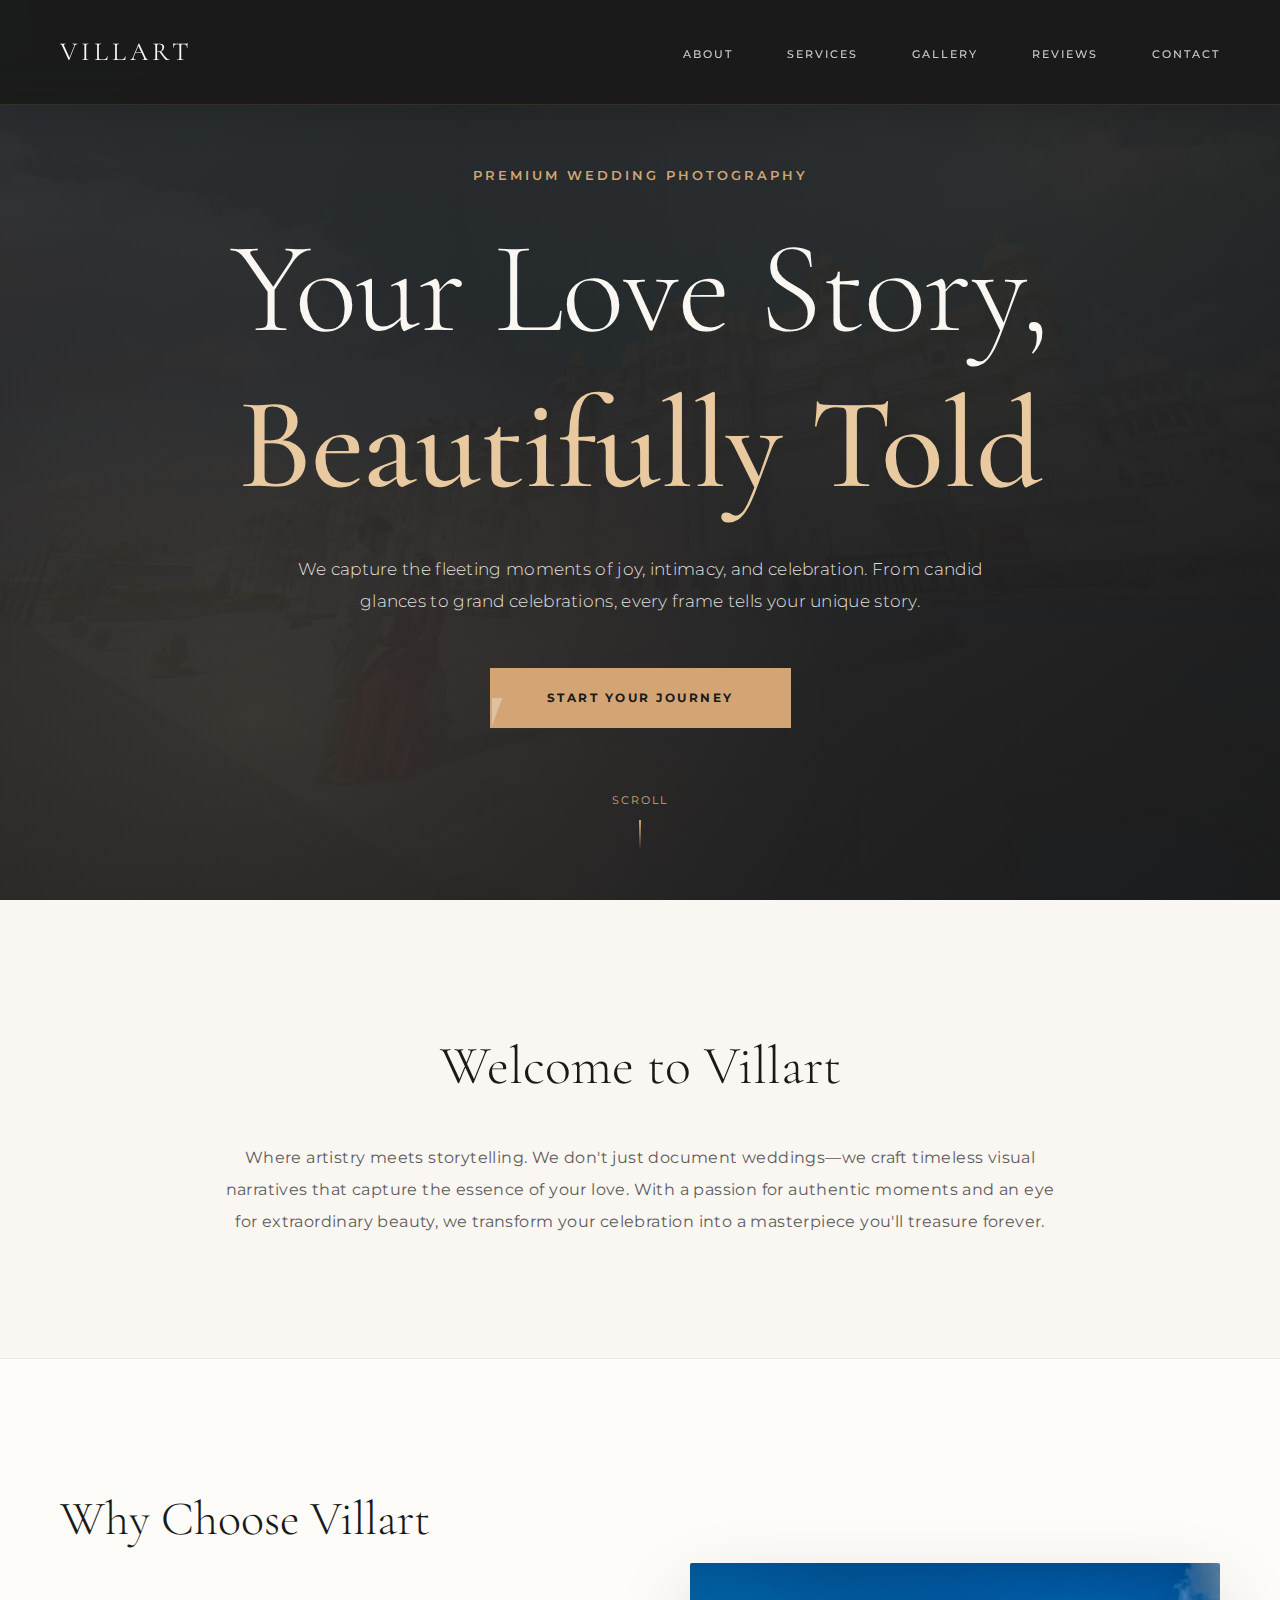
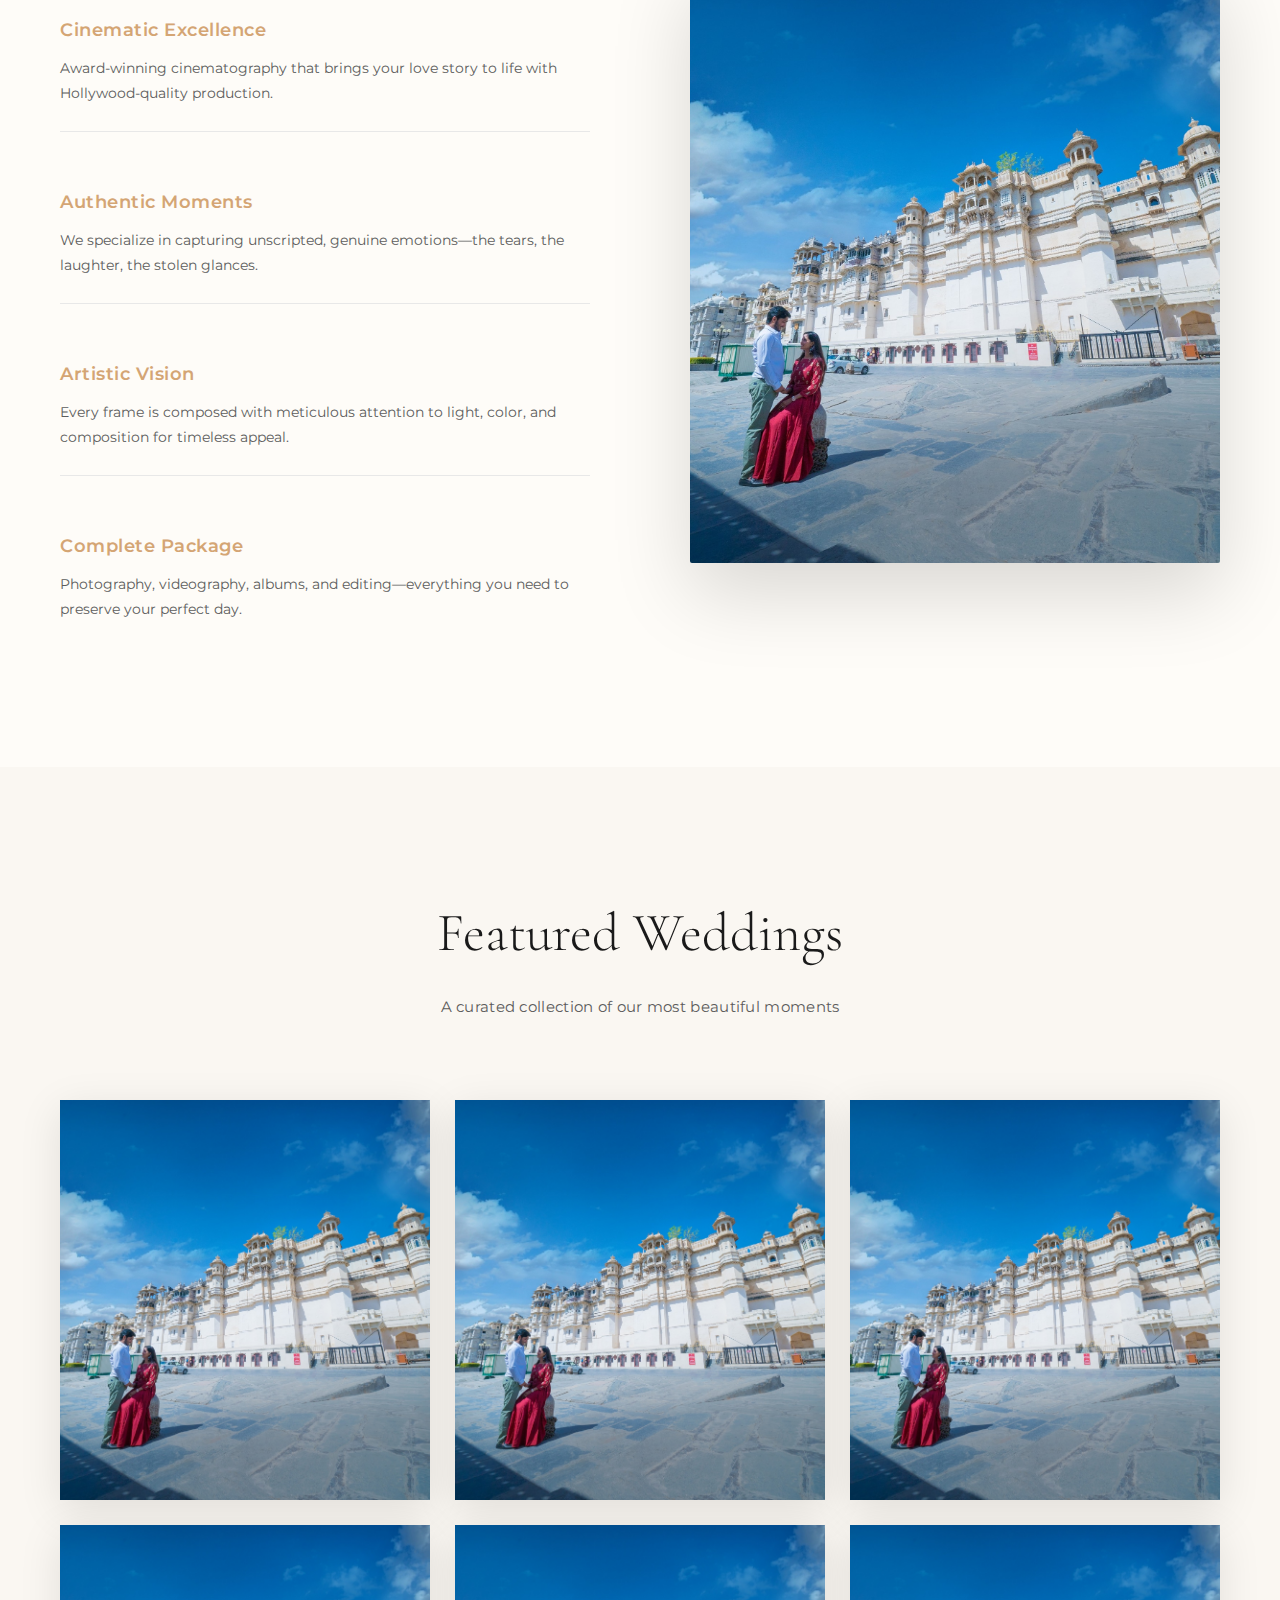
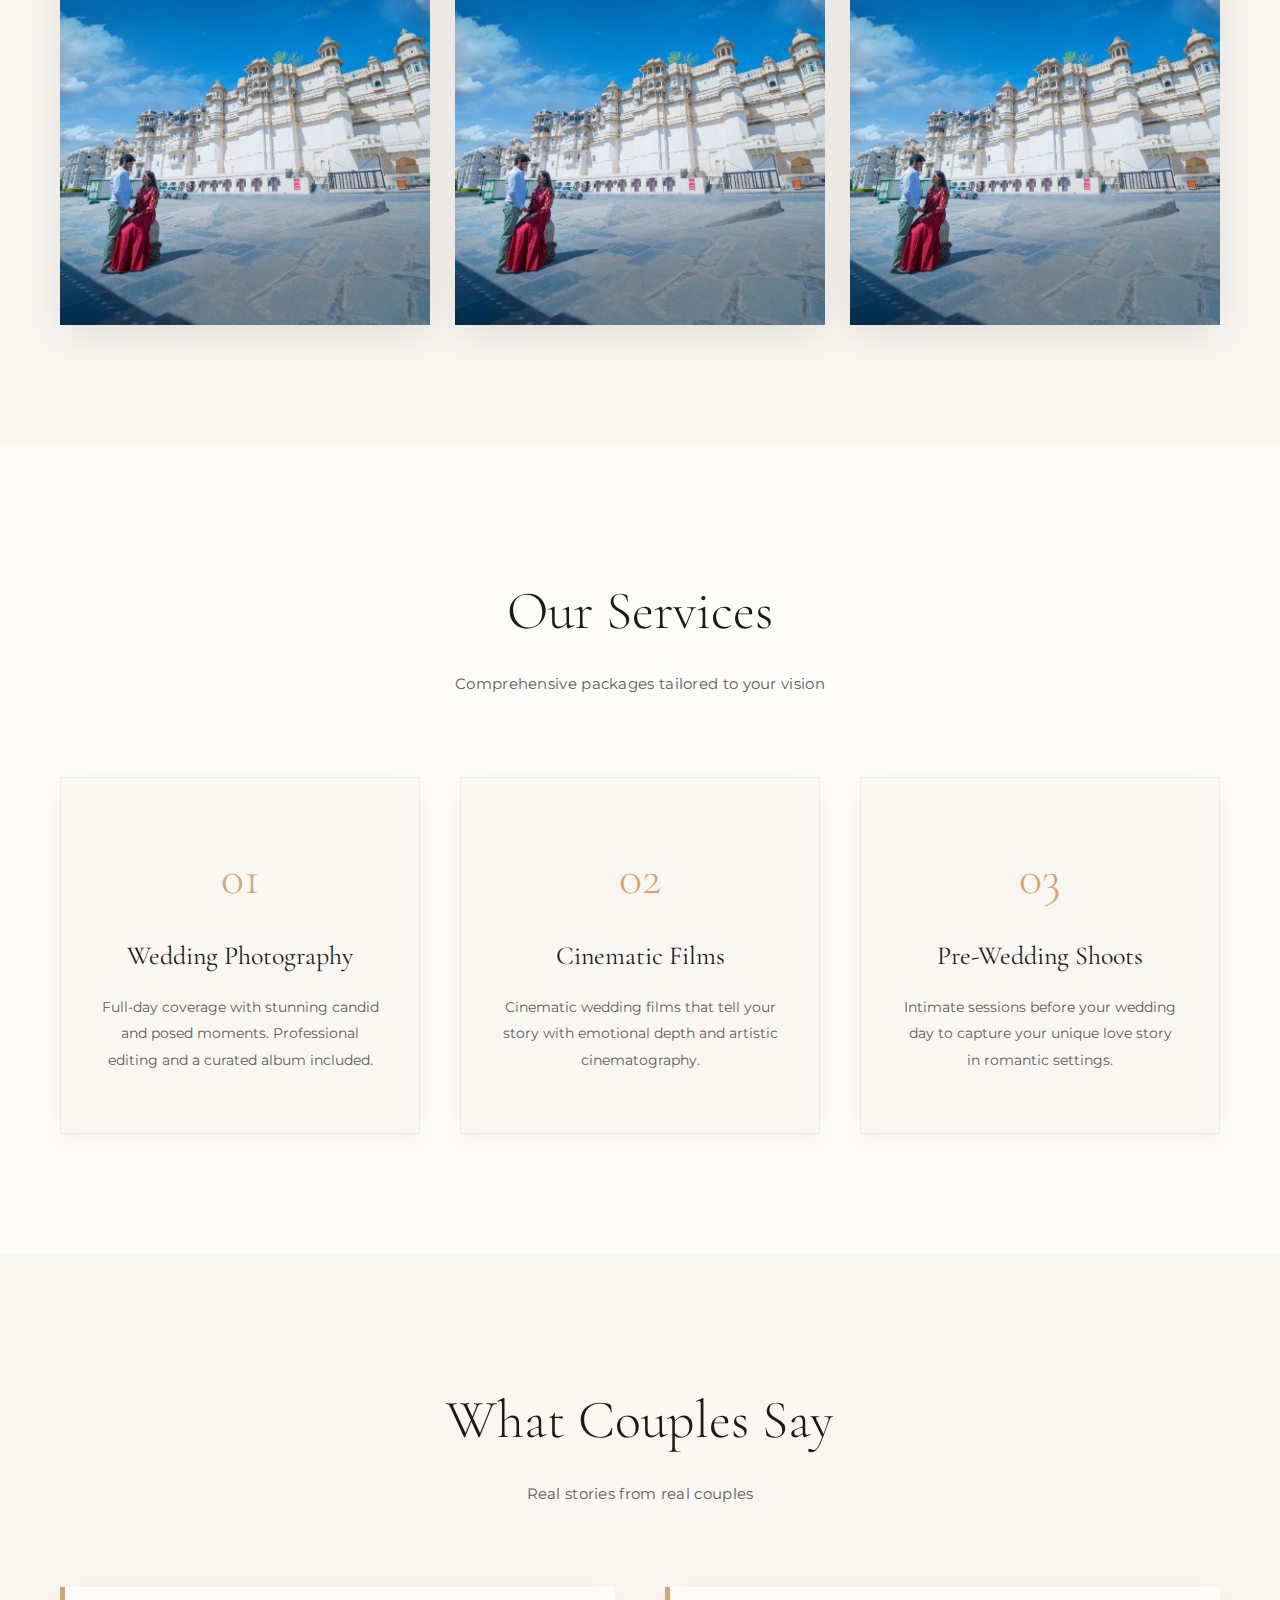
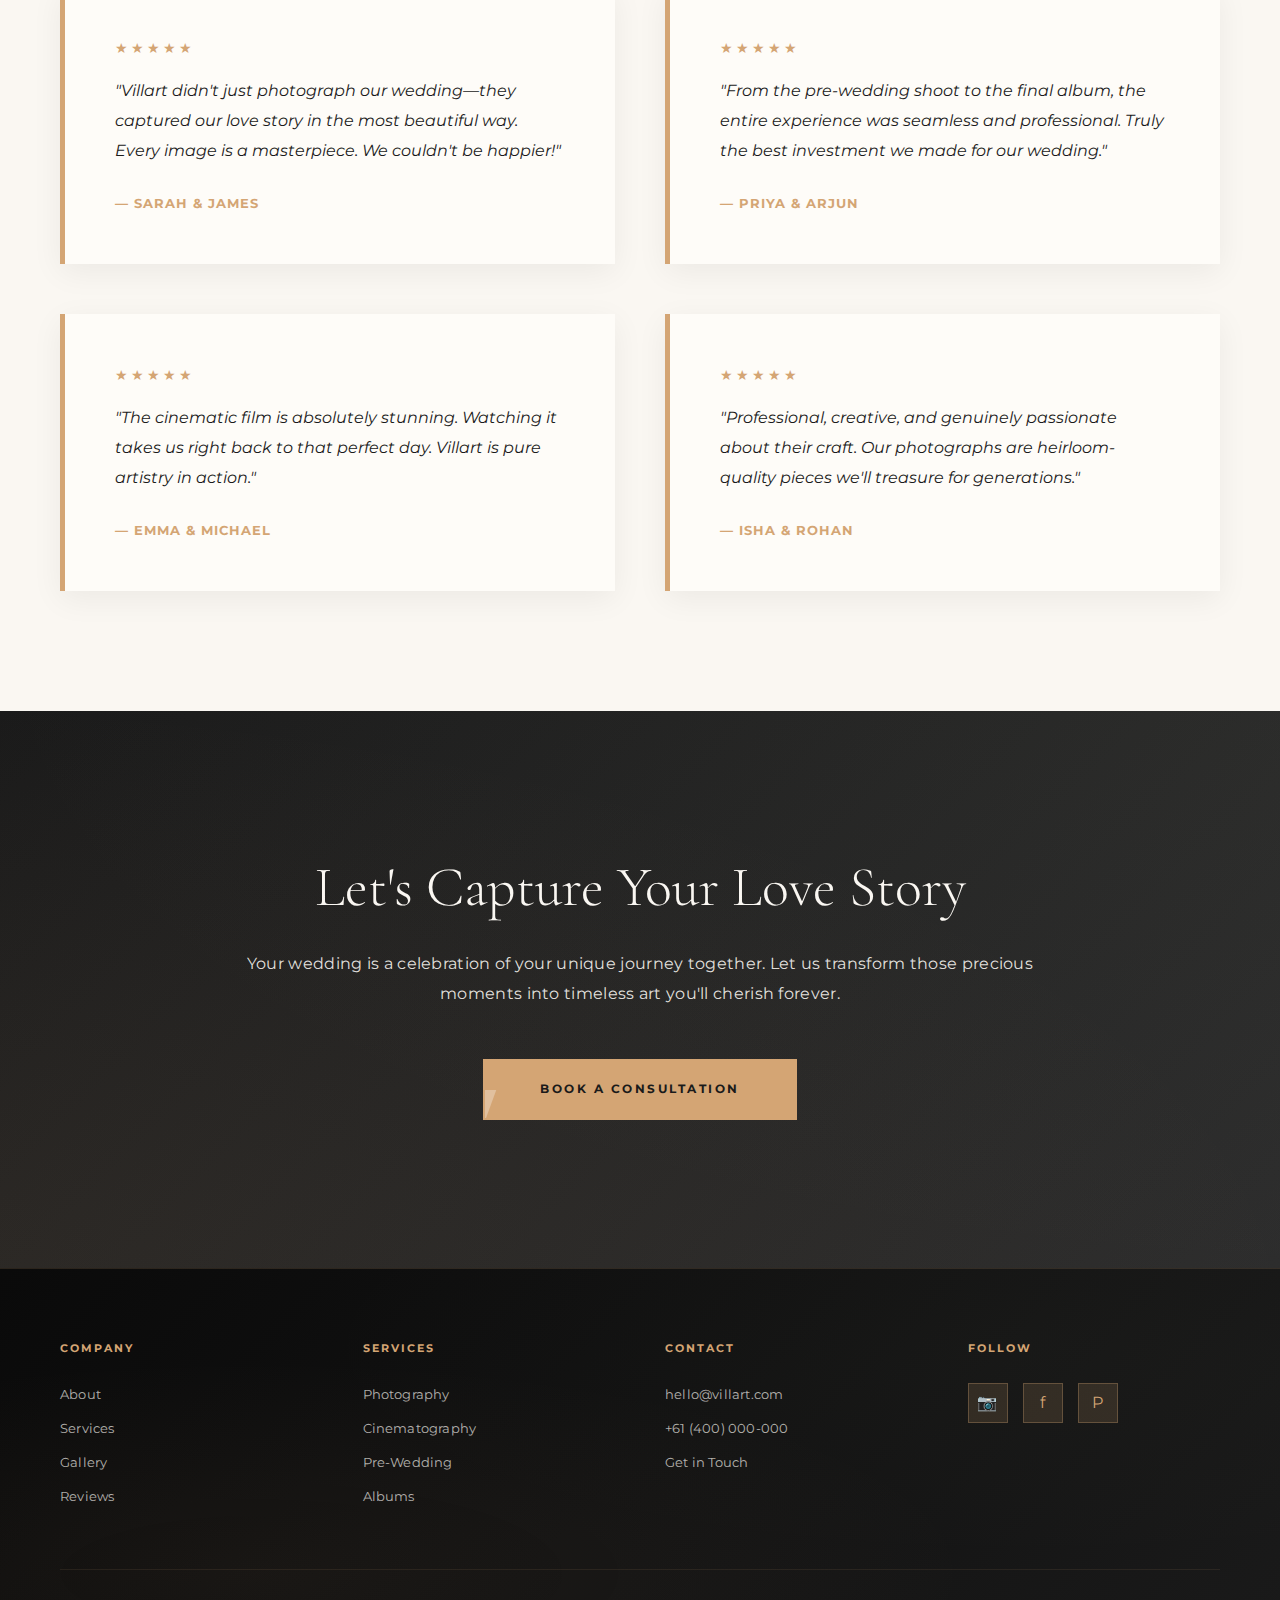
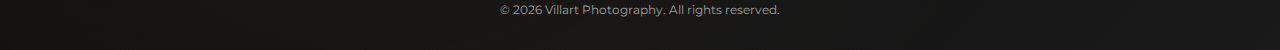
<file: premium-design.html>
<!DOCTYPE html>
<html lang="en">
<head>
    <meta charset="UTF-8">
    <meta name="viewport" content="width=device-width, initial-scale=1.0">
    <title>Villart - Premium Wedding Photography & Videography</title>
    <link href="https://fonts.googleapis.com/css2?family=Cormorant+Garamond:wght@300;400;500;600;700&family=Montserrat:wght@200;300;400;500;600;700&display=swap" rel="stylesheet">
    <style>
        :root {
            --cream: #FAF7F2;
            --dark: #1A1A1A;
            --light-dark: #2d2d2d;
            --gold: #D4A574;
            --soft-gold: #E8C9A0;
            --olive: #8B9474;
            --soft-grey: #5C5C5C;
            --light-grey: #E8E8E8;
            --spacing: 60px;
            --transition: all 0.5s cubic-bezier(0.4, 0, 0.2, 1);
            --easing: cubic-bezier(0.165, 0.84, 0.44, 1);
        }

        * {
            margin: 0;
            padding: 0;
            box-sizing: border-box;
        }

        html {
            scroll-behavior: smooth;
        }

        body {
            font-family: 'Montserrat', sans-serif;
            background: var(--cream);
            color: var(--dark);
            overflow-x: hidden;
            line-height: 1.7;
        }

        /* ========== HEADER / NAVBAR ========== */
        header {
            position: fixed;
            top: 0;
            left: 0;
            right: 0;
            padding: 30px 60px;
            display: flex;
            justify-content: space-between;
            align-items: center;
            background: rgba(26, 26, 26, 0.96);
            backdrop-filter: blur(15px);
            z-index: 1000;
            border-bottom: 1px solid rgba(212, 165, 116, 0.15);
            box-shadow: 0 8px 32px rgba(0, 0, 0, 0.15);
        }

        .brand {
            font-family: 'Cormorant Garamond', serif;
            font-size: 26px;
            font-weight: 400;
            letter-spacing: 4px;
            color: var(--cream);
            transition: var(--transition);
        }

        .brand:hover {
            color: var(--gold);
            text-shadow: 0 0 30px rgba(212, 165, 116, 0.4);
        }

        nav a {
            color: rgba(250, 247, 242, 0.8);
            text-decoration: none;
            margin-left: 50px;
            font-size: 11px;
            letter-spacing: 2px;
            text-transform: uppercase;
            font-weight: 500;
            position: relative;
            transition: var(--transition);
        }

        nav a::before {
            content: '';
            position: absolute;
            bottom: -8px;
            left: 0;
            width: 0;
            height: 2px;
            background: linear-gradient(90deg, var(--gold), var(--soft-gold));
            transition: var(--transition);
        }

        nav a:hover {
            color: var(--gold);
        }

        nav a:hover::before {
            width: 100%;
        }

        /* ========== HERO SECTION ========== */
        .hero {
            height: 100vh;
            position: relative;
            display: flex;
            align-items: center;
            justify-content: center;
            overflow: hidden;
            margin-top: 0;
        }

        .hero::before {
            content: '';
            position: absolute;
            top: 0;
            left: 0;
            width: 100%;
            height: 100%;
            background: 
                linear-gradient(135deg, rgba(45, 45, 45, 0.95) 0%, rgba(26, 26, 26, 0.98) 100%),
                url('img/banner.jpg') center/cover no-repeat;
            background-attachment: fixed;
            animation: zoomIn 1.5s ease-out;
        }

        @keyframes zoomIn {
            from {
                transform: scale(1.1);
                opacity: 0;
            }
            to {
                transform: scale(1);
                opacity: 1;
            }
        }

        .hero-overlay {
            position: absolute;
            top: 0;
            left: 0;
            width: 100%;
            height: 100%;
            background: 
                radial-gradient(ellipse at 20% 80%, rgba(212, 165, 116, 0.1) 0%, transparent 40%),
                radial-gradient(ellipse at 80% 20%, rgba(139, 148, 116, 0.08) 0%, transparent 40%);
            z-index: 1;
            animation: fadeIn 2s ease-out;
        }

        @keyframes fadeIn {
            from { opacity: 0; }
            to { opacity: 1; }
        }

        .hero-content {
            position: relative;
            z-index: 2;
            text-align: center;
            max-width: 900px;
            padding: 0 40px;
        }

        .hero-tag {
            font-size: 13px;
            letter-spacing: 3px;
            text-transform: uppercase;
            color: var(--gold);
            margin-bottom: 25px;
            animation: slideInDown 1s ease-out 0.2s backwards;
            font-weight: 600;
        }

        .hero-title {
            font-family: 'Cormorant Garamond', serif;
            font-size: clamp(56px, 15vw, 130px);
            font-weight: 300;
            line-height: 1.2;
            color: var(--cream);
            margin-bottom: 30px;
            animation: slideInDown 1.2s ease-out 0.3s backwards;
            letter-spacing: -1px;
        }

        .hero-title strong {
            font-weight: 500;
            color: var(--soft-gold);
            display: block;
        }

        .hero-description {
            font-size: 17px;
            color: rgba(250, 247, 242, 0.9);
            max-width: 700px;
            margin: 0 auto 50px;
            line-height: 1.9;
            animation: slideInDown 1.2s ease-out 0.4s backwards;
            font-weight: 300;
            letter-spacing: 0.3px;
        }

        .cta-primary {
            display: inline-block;
            padding: 18px 55px;
            background: var(--gold);
            color: var(--dark);
            text-decoration: none;
            font-size: 12px;
            letter-spacing: 2.5px;
            text-transform: uppercase;
            font-weight: 700;
            transition: var(--transition);
            border: 2px solid var(--gold);
            cursor: pointer;
            animation: slideInUp 1.2s ease-out 0.5s backwards;
            position: relative;
            overflow: hidden;
        }

        .cta-primary::before {
            content: '';
            position: absolute;
            top: 50%;
            left: -100%;
            width: 100%;
            height: 100%;
            background: rgba(255, 255, 255, 0.3);
            transform: skewX(-20deg);
            transition: left 0.7s ease;
        }

        .cta-primary:hover::before {
            left: 100%;
        }

        .cta-primary:hover {
            background: transparent;
            color: var(--gold);
            transform: translateY(-4px);
            box-shadow: 0 25px 60px rgba(212, 165, 116, 0.35);
        }

        @keyframes slideInDown {
            from {
                opacity: 0;
                transform: translateY(-30px);
            }
            to {
                opacity: 1;
                transform: translateY(0);
            }
        }

        @keyframes slideInUp {
            from {
                opacity: 0;
                transform: translateY(30px);
            }
            to {
                opacity: 1;
                transform: translateY(0);
            }
        }

        .scroll-hint {
            position: absolute;
            bottom: 50px;
            left: 50%;
            transform: translateX(-50%);
            animation: float 3s ease-in-out infinite;
        }

        .scroll-hint span {
            display: block;
            font-size: 11px;
            letter-spacing: 2px;
            color: var(--gold);
            text-transform: uppercase;
            margin-bottom: 10px;
        }

        .scroll-line {
            width: 2px;
            height: 30px;
            background: linear-gradient(to bottom, var(--gold), transparent);
            margin: 0 auto;
            animation: slideDown 2s ease-in-out infinite;
        }

        @keyframes float {
            0%, 100% { opacity: 1; }
            50% { opacity: 0.6; }
        }

        @keyframes slideDown {
            0% { transform: translateY(0); opacity: 1; }
            100% { transform: translateY(15px); opacity: 0; }
        }

        /* ========== INTRO SECTION ========== */
        .intro {
            padding: 120px 60px;
            background: var(--cream);
            text-align: center;
            border-bottom: 1px solid var(--light-grey);
        }

        .intro-content {
            max-width: 850px;
            margin: 0 auto;
        }

        .intro h2 {
            font-family: 'Cormorant Garamond', serif;
            font-size: 54px;
            font-weight: 300;
            margin-bottom: 30px;
            color: var(--dark);
        }

        .intro p {
            font-size: 16px;
            color: var(--soft-grey);
            line-height: 2;
            letter-spacing: 0.4px;
        }

        /* ========== EXPERTISE SECTION ========== */
        .expertise {
            padding: 120px 60px;
            background: #FEFCF8;
            display: grid;
            grid-template-columns: 1fr 1fr;
            gap: 100px;
            align-items: center;
        }

        .expertise-left {
            display: flex;
            flex-direction: column;
            gap: 30px;
        }

        .expertise-left h2 {
            font-family: 'Cormorant Garamond', serif;
            font-size: 48px;
            font-weight: 300;
            color: var(--dark);
        }

        .expertise-item {
            padding: 25px 0;
            border-bottom: 1px solid var(--light-grey);
        }

        .expertise-item:last-child {
            border-bottom: none;
        }

        .expertise-item h3 {
            font-size: 18px;
            font-weight: 600;
            color: var(--gold);
            margin-bottom: 10px;
            letter-spacing: 0.5px;
        }

        .expertise-item p {
            font-size: 14px;
            color: var(--soft-grey);
            line-height: 1.8;
        }

        .expertise-right {
            height: 600px;
            background: linear-gradient(135deg, var(--light-grey) 0%, #e0e0e0 100%);
            border-radius: 2px;
            overflow: hidden;
            box-shadow: 0 30px 80px rgba(0, 0, 0, 0.15);
            position: relative;
        }

        .expertise-right img {
            width: 100%;
            height: 100%;
            object-fit: cover;
            transition: var(--transition);
        }

        .expertise:hover .expertise-right img {
            transform: scale(1.05);
        }

        /* ========== GALLERY SECTION ========== */
        .gallery {
            padding: 120px 60px;
            background: var(--cream);
        }

        .section-header {
            text-align: center;
            margin-bottom: 80px;
        }

        .section-header h2 {
            font-family: 'Cormorant Garamond', serif;
            font-size: 54px;
            font-weight: 300;
            margin-bottom: 15px;
            color: var(--dark);
        }

        .section-header p {
            font-size: 15px;
            color: var(--soft-grey);
            letter-spacing: 0.3px;
        }

        .gallery-grid {
            display: grid;
            grid-template-columns: repeat(auto-fit, minmax(300px, 1fr));
            gap: 25px;
        }

        .gallery-item {
            position: relative;
            height: 400px;
            overflow: hidden;
            background: var(--light-grey);
            cursor: pointer;
            box-shadow: 0 10px 40px rgba(0, 0, 0, 0.1);
            transition: var(--transition);
            group: "gallery";
        }

        .gallery-item img {
            width: 100%;
            height: 100%;
            object-fit: cover;
            transition: var(--transition);
        }

        .gallery-item:hover img {
            transform: scale(1.1) rotate(1deg);
        }

        .gallery-overlay {
            position: absolute;
            top: 0;
            left: 0;
            right: 0;
            bottom: 0;
            background: linear-gradient(135deg, rgba(26, 26, 26, 0.85), rgba(212, 165, 116, 0.1));
            display: flex;
            align-items: flex-end;
            padding: 40px;
            opacity: 0;
            transition: var(--transition);
        }

        .gallery-item:hover .gallery-overlay {
            opacity: 1;
        }

        .gallery-text {
            color: var(--cream);
            font-family: 'Cormorant Garamond', serif;
            font-size: 32px;
            font-weight: 300;
        }

        /* ========== SERVICES SECTION ========== */
        .services {
            padding: 120px 60px;
            background: #FEFCF8;
        }

        .services-grid {
            display: grid;
            grid-template-columns: repeat(3, 1fr);
            gap: 40px;
            margin-top: 70px;
        }

        .service-card {
            background: var(--cream);
            padding: 60px 40px;
            border: 1px solid var(--light-grey);
            text-align: center;
            position: relative;
            transition: var(--transition);
            overflow: hidden;
            box-shadow: 0 5px 25px rgba(0, 0, 0, 0.05);
        }

        .service-card::before {
            content: '';
            position: absolute;
            top: 0;
            left: -100%;
            width: 100%;
            height: 100%;
            background: linear-gradient(90deg, transparent, rgba(212, 165, 116, 0.2), transparent);
            transition: var(--transition);
        }

        .service-card:hover::before {
            left: 100%;
        }

        .service-card:hover {
            background: linear-gradient(135deg, var(--cream), rgba(212, 165, 116, 0.03));
            transform: translateY(-20px);
            box-shadow: 0 35px 70px rgba(0, 0, 0, 0.12);
        }

        .service-number {
            font-family: 'Cormorant Garamond', serif;
            font-size: 48px;
            font-weight: 300;
            color: var(--gold);
            margin-bottom: 15px;
        }

        .service-card h3 {
            font-family: 'Cormorant Garamond', serif;
            font-size: 26px;
            font-weight: 400;
            color: var(--dark);
            margin-bottom: 15px;
            transition: var(--transition);
        }

        .service-card:hover h3 {
            color: var(--gold);
        }

        .service-card p {
            font-size: 14px;
            color: var(--soft-grey);
            line-height: 1.9;
        }

        /* ========== TESTIMONIALS ========== */
        .testimonials {
            padding: 120px 60px;
            background: var(--cream);
        }

        .testimonials-wrapper {
            display: grid;
            grid-template-columns: repeat(2, 1fr);
            gap: 50px;
            margin-top: 70px;
        }

        .testimonial {
            background: #FEFCF8;
            padding: 50px;
            border-left: 5px solid var(--gold);
            position: relative;
            box-shadow: 0 8px 30px rgba(0, 0, 0, 0.06);
            transition: var(--transition);
        }

        .testimonial:hover {
            transform: translateY(-10px);
            box-shadow: 0 20px 50px rgba(0, 0, 0, 0.12);
        }

        .testimonial-quote {
            font-size: 16px;
            color: var(--dark);
            margin-bottom: 25px;
            font-style: italic;
            line-height: 1.9;
        }

        .testimonial-author {
            font-weight: 700;
            color: var(--gold);
            font-size: 13px;
            letter-spacing: 1px;
            text-transform: uppercase;
        }

        .stars {
            color: var(--gold);
            font-size: 14px;
            margin-bottom: 15px;
            letter-spacing: 3px;
        }

        /* ========== CTA SECTION ========== */
        .cta-section {
            padding: 140px 60px;
            background: linear-gradient(135deg, var(--dark) 0%, var(--light-dark) 100%);
            color: var(--cream);
            text-align: center;
            position: relative;
            overflow: hidden;
        }

        .cta-section::before {
            content: '';
            position: absolute;
            top: -50%;
            right: -50%;
            width: 200%;
            height: 200%;
            background: 
                radial-gradient(ellipse at 20% 80%, rgba(212, 165, 116, 0.08) 0%, transparent 50%),
                radial-gradient(ellipse at 80% 20%, rgba(139, 148, 116, 0.05) 0%, transparent 50%);
            animation: bgPulse 15s ease-in-out infinite;
        }

        @keyframes bgPulse {
            0%, 100% { transform: translate(0, 0); }
            50% { transform: translate(30px, 30px); }
        }

        .cta-section-content {
            position: relative;
            z-index: 2;
            max-width: 800px;
            margin: 0 auto;
        }

        .cta-section h2 {
            font-family: 'Cormorant Garamond', serif;
            font-size: 56px;
            font-weight: 300;
            margin-bottom: 25px;
            line-height: 1.3;
        }

        .cta-section p {
            font-size: 16px;
            color: rgba(250, 247, 242, 0.9);
            margin-bottom: 50px;
            line-height: 1.9;
            letter-spacing: 0.3px;
        }

        .cta-secondary {
            display: inline-block;
            padding: 18px 55px;
            background: var(--gold);
            color: var(--dark);
            text-decoration: none;
            font-size: 12px;
            letter-spacing: 2.5px;
            text-transform: uppercase;
            font-weight: 700;
            border: 2px solid var(--gold);
            cursor: pointer;
            transition: var(--transition);
            position: relative;
            overflow: hidden;
        }

        .cta-secondary::before {
            content: '';
            position: absolute;
            top: 50%;
            left: -100%;
            width: 100%;
            height: 100%;
            background: rgba(255, 255, 255, 0.3);
            transform: skewX(-20deg);
            transition: left 0.7s ease;
        }

        .cta-secondary:hover::before {
            left: 100%;
        }

        .cta-secondary:hover {
            background: transparent;
            color: var(--gold);
            transform: translateY(-4px);
            box-shadow: 0 25px 60px rgba(212, 165, 116, 0.35);
        }

        /* ========== FOOTER ========== */
        footer {
            background: linear-gradient(135deg, #0a0a0a 0%, #1a1a1a 100%);
            padding: 70px 60px 30px;
            border-top: 1px solid rgba(212, 165, 116, 0.15);
            color: rgba(250, 247, 242, 0.8);
            position: relative;
        }

        footer::before {
            content: '';
            position: absolute;
            top: 0;
            left: 0;
            right: 0;
            bottom: 0;
            background: 
                radial-gradient(ellipse at 20% 80%, rgba(212, 165, 116, 0.05) 0%, transparent 50%),
                radial-gradient(ellipse at 80% 20%, rgba(139, 148, 116, 0.03) 0%, transparent 50%);
            pointer-events: none;
        }

        .footer-content {
            display: grid;
            grid-template-columns: repeat(4, 1fr);
            gap: 50px;
            margin-bottom: 50px;
            position: relative;
            z-index: 1;
        }

        .footer-section h3 {
            font-size: 11px;
            letter-spacing: 2px;
            text-transform: uppercase;
            color: var(--gold);
            margin-bottom: 25px;
            font-weight: 700;
        }

        .footer-section a {
            display: block;
            color: rgba(250, 247, 242, 0.7);
            text-decoration: none;
            font-size: 13px;
            margin-bottom: 12px;
            transition: var(--transition);
            letter-spacing: 0.2px;
        }

        .footer-section a:hover {
            color: var(--gold);
            padding-left: 10px;
        }

        .social-icons {
            display: flex;
            gap: 15px;
            margin-top: 20px;
        }

        .social-icons a {
            display: inline-flex;
            align-items: center;
            justify-content: center;
            width: 40px;
            height: 40px;
            background: rgba(212, 165, 116, 0.15);
            border: 1px solid rgba(212, 165, 116, 0.3);
            color: var(--gold);
            border-radius: 0;
            margin-bottom: 0;
            padding: 0;
            font-size: 16px;
        }

        .social-icons a:hover {
            background: var(--gold);
            color: var(--dark);
            transform: translateY(-6px);
            box-shadow: 0 15px 35px rgba(212, 165, 116, 0.25);
        }

        .footer-bottom {
            text-align: center;
            padding-top: 30px;
            border-top: 1px solid rgba(212, 165, 116, 0.1);
            font-size: 12px;
            color: rgba(250, 247, 242, 0.6);
            position: relative;
            z-index: 1;
        }

        /* ========== RESPONSIVE ========== */
        @media (max-width: 768px) {
            .expertise,
            .services-grid,
            .testimonials-wrapper,
            .footer-content {
                grid-template-columns: 1fr;
            }

            .hero-title {
                font-size: clamp(36px, 10vw, 60px);
            }

            .section-header h2 {
                font-size: 36px;
            }

            .services-grid {
                gap: 30px;
            }

            .expertise-right {
                height: 400px;
            }

            header {
                padding: 20px 30px;
            }

            nav a {
                margin-left: 25px;
                font-size: 10px;
            }

            .cta-section,
            .intro,
            .gallery,
            .services,
            .testimonials,
            .expertise {
                padding: 80px 30px;
            }
        }
    </style>
</head>
<body>
    <!-- HEADER -->
    <header>
        <div class="brand">VILLART</div>
        <nav>
            <a href="#intro">About</a>
            <a href="#expertise">Services</a>
            <a href="#gallery">Gallery</a>
            <a href="#testimonials">Reviews</a>
            <a href="#cta">Contact</a>
        </nav>
    </header>

    <!-- HERO -->
    <section class="hero" id="hero">
        <div class="hero-overlay"></div>
        <div class="hero-content">
            <p class="hero-tag">Premium Wedding Photography</p>
            <h1 class="hero-title">
                Your Love Story, <strong>Beautifully Told</strong>
            </h1>
            <p class="hero-description">
                We capture the fleeting moments of joy, intimacy, and celebration. 
                From candid glances to grand celebrations, every frame tells your unique story.
            </p>
            <a href="#cta" class="cta-primary">Start Your Journey</a>
        </div>
        <div class="scroll-hint">
            <span>Scroll</span>
            <div class="scroll-line"></div>
        </div>
    </section>

    <!-- INTRO -->
    <section class="intro" id="intro">
        <div class="intro-content">
            <h2>Welcome to Villart</h2>
            <p>
                Where artistry meets storytelling. We don't just document weddings—we craft timeless visual narratives 
                that capture the essence of your love. With a passion for authentic moments and an eye for extraordinary beauty, 
                we transform your celebration into a masterpiece you'll treasure forever.
            </p>
        </div>
    </section>

    <!-- EXPERTISE -->
    <section class="expertise" id="expertise">
        <div class="expertise-left">
            <h2>Why Choose Villart</h2>
            
            <div class="expertise-item">
                <h3>Cinematic Excellence</h3>
                <p>Award-winning cinematography that brings your love story to life with Hollywood-quality production.</p>
            </div>

            <div class="expertise-item">
                <h3>Authentic Moments</h3>
                <p>We specialize in capturing unscripted, genuine emotions—the tears, the laughter, the stolen glances.</p>
            </div>

            <div class="expertise-item">
                <h3>Artistic Vision</h3>
                <p>Every frame is composed with meticulous attention to light, color, and composition for timeless appeal.</p>
            </div>

            <div class="expertise-item">
                <h3>Complete Package</h3>
                <p>Photography, videography, albums, and editing—everything you need to preserve your perfect day.</p>
            </div>
        </div>

        <div class="expertise-right">
            <img src="img/banner.jpg" alt="Expertise" />
        </div>
    </section>

    <!-- GALLERY -->
    <section class="gallery" id="gallery">
        <div class="section-header">
            <h2>Featured Weddings</h2>
            <p>A curated collection of our most beautiful moments</p>
        </div>

        <div class="gallery-grid">
            <div class="gallery-item">
                <img src="img/banner.jpg" alt="Wedding Gallery">
                <div class="gallery-overlay">
                    <div class="gallery-text">Celebration</div>
                </div>
            </div>

            <div class="gallery-item">
                <img src="img/banner.jpg" alt="Wedding Gallery">
                <div class="gallery-overlay">
                    <div class="gallery-text">Vows</div>
                </div>
            </div>

            <div class="gallery-item">
                <img src="img/banner.jpg" alt="Wedding Gallery">
                <div class="gallery-overlay">
                    <div class="gallery-text">Reception</div>
                </div>
            </div>

            <div class="gallery-item">
                <img src="img/banner.jpg" alt="Wedding Gallery">
                <div class="gallery-overlay">
                    <div class="gallery-text">Details</div>
                </div>
            </div>

            <div class="gallery-item">
                <img src="img/banner.jpg" alt="Wedding Gallery">
                <div class="gallery-overlay">
                    <div class="gallery-text">First Dance</div>
                </div>
            </div>

            <div class="gallery-item">
                <img src="img/banner.jpg" alt="Wedding Gallery">
                <div class="gallery-overlay">
                    <div class="gallery-text">Moments</div>
                </div>
            </div>
        </div>
    </section>

    <!-- SERVICES -->
    <section class="services" id="services">
        <div class="section-header">
            <h2>Our Services</h2>
            <p>Comprehensive packages tailored to your vision</p>
        </div>

        <div class="services-grid">
            <div class="service-card">
                <div class="service-number">01</div>
                <h3>Wedding Photography</h3>
                <p>Full-day coverage with stunning candid and posed moments. Professional editing and a curated album included.</p>
            </div>

            <div class="service-card">
                <div class="service-number">02</div>
                <h3>Cinematic Films</h3>
                <p>Cinematic wedding films that tell your story with emotional depth and artistic cinematography.</p>
            </div>

            <div class="service-card">
                <div class="service-number">03</div>
                <h3>Pre-Wedding Shoots</h3>
                <p>Intimate sessions before your wedding day to capture your unique love story in romantic settings.</p>
            </div>
        </div>
    </section>

    <!-- TESTIMONIALS -->
    <section class="testimonials" id="testimonials">
        <div class="section-header">
            <h2>What Couples Say</h2>
            <p>Real stories from real couples</p>
        </div>

        <div class="testimonials-wrapper">
            <div class="testimonial">
                <div class="stars">★★★★★</div>
                <p class="testimonial-quote">
                    "Villart didn't just photograph our wedding—they captured our love story in the most beautiful way. 
                    Every image is a masterpiece. We couldn't be happier!"
                </p>
                <p class="testimonial-author">— Sarah & James</p>
            </div>

            <div class="testimonial">
                <div class="stars">★★★★★</div>
                <p class="testimonial-quote">
                    "From the pre-wedding shoot to the final album, the entire experience was seamless and professional. 
                    Truly the best investment we made for our wedding."
                </p>
                <p class="testimonial-author">— Priya & Arjun</p>
            </div>

            <div class="testimonial">
                <div class="stars">★★★★★</div>
                <p class="testimonial-quote">
                    "The cinematic film is absolutely stunning. Watching it takes us right back to that perfect day. 
                    Villart is pure artistry in action."
                </p>
                <p class="testimonial-author">— Emma & Michael</p>
            </div>

            <div class="testimonial">
                <div class="stars">★★★★★</div>
                <p class="testimonial-quote">
                    "Professional, creative, and genuinely passionate about their craft. Our photographs are heirloom-quality 
                    pieces we'll treasure for generations."
                </p>
                <p class="testimonial-author">— Isha & Rohan</p>
            </div>
        </div>
    </section>

    <!-- CTA SECTION -->
    <section class="cta-section" id="cta">
        <div class="cta-section-content">
            <h2>Let's Capture Your Love Story</h2>
            <p>
                Your wedding is a celebration of your unique journey together. 
                Let us transform those precious moments into timeless art you'll cherish forever.
            </p>
            <a href="mailto:hello@villart.com" class="cta-secondary">Book a Consultation</a>
        </div>
    </section>

    <!-- FOOTER -->
    <footer>
        <div class="footer-content">
            <div class="footer-section">
                <h3>Company</h3>
                <a href="#intro">About</a>
                <a href="#expertise">Services</a>
                <a href="#gallery">Gallery</a>
                <a href="#testimonials">Reviews</a>
            </div>

            <div class="footer-section">
                <h3>Services</h3>
                <a href="#services">Photography</a>
                <a href="#services">Cinematography</a>
                <a href="#services">Pre-Wedding</a>
                <a href="#services">Albums</a>
            </div>

            <div class="footer-section">
                <h3>Contact</h3>
                <a href="mailto:hello@villart.com">hello@villart.com</a>
                <a href="tel:+61400000000">+61 (400) 000-000</a>
                <a href="#cta">Get in Touch</a>
            </div>

            <div class="footer-section">
                <h3>Follow</h3>
                <div class="social-icons">
                    <a href="#" title="Instagram">📷</a>
                    <a href="#" title="Facebook">f</a>
                    <a href="#" title="Pinterest">P</a>
                </div>
            </div>
        </div>

        <div class="footer-bottom">
            <p>&copy; 2026 Villart Photography. All rights reserved.</p>
        </div>
    </footer>

    <script>
        // Smooth scroll
        document.querySelectorAll('a[href^="#"]').forEach(anchor => {
            anchor.addEventListener('click', function(e) {
                e.preventDefault();
                const target = document.querySelector(this.getAttribute('href'));
                if (target) {
                    target.scrollIntoView({ behavior: 'smooth', block: 'start' });
                }
            });
        });

        // Header shadow on scroll
        window.addEventListener('scroll', function() {
            const header = document.querySelector('header');
            if (window.scrollY > 50) {
                header.style.boxShadow = '0 8px 32px rgba(0, 0, 0, 0.2)';
            } else {
                header.style.boxShadow = '0 8px 32px rgba(0, 0, 0, 0.15)';
            }
        });
    </script>
</body>
</html>
</file>
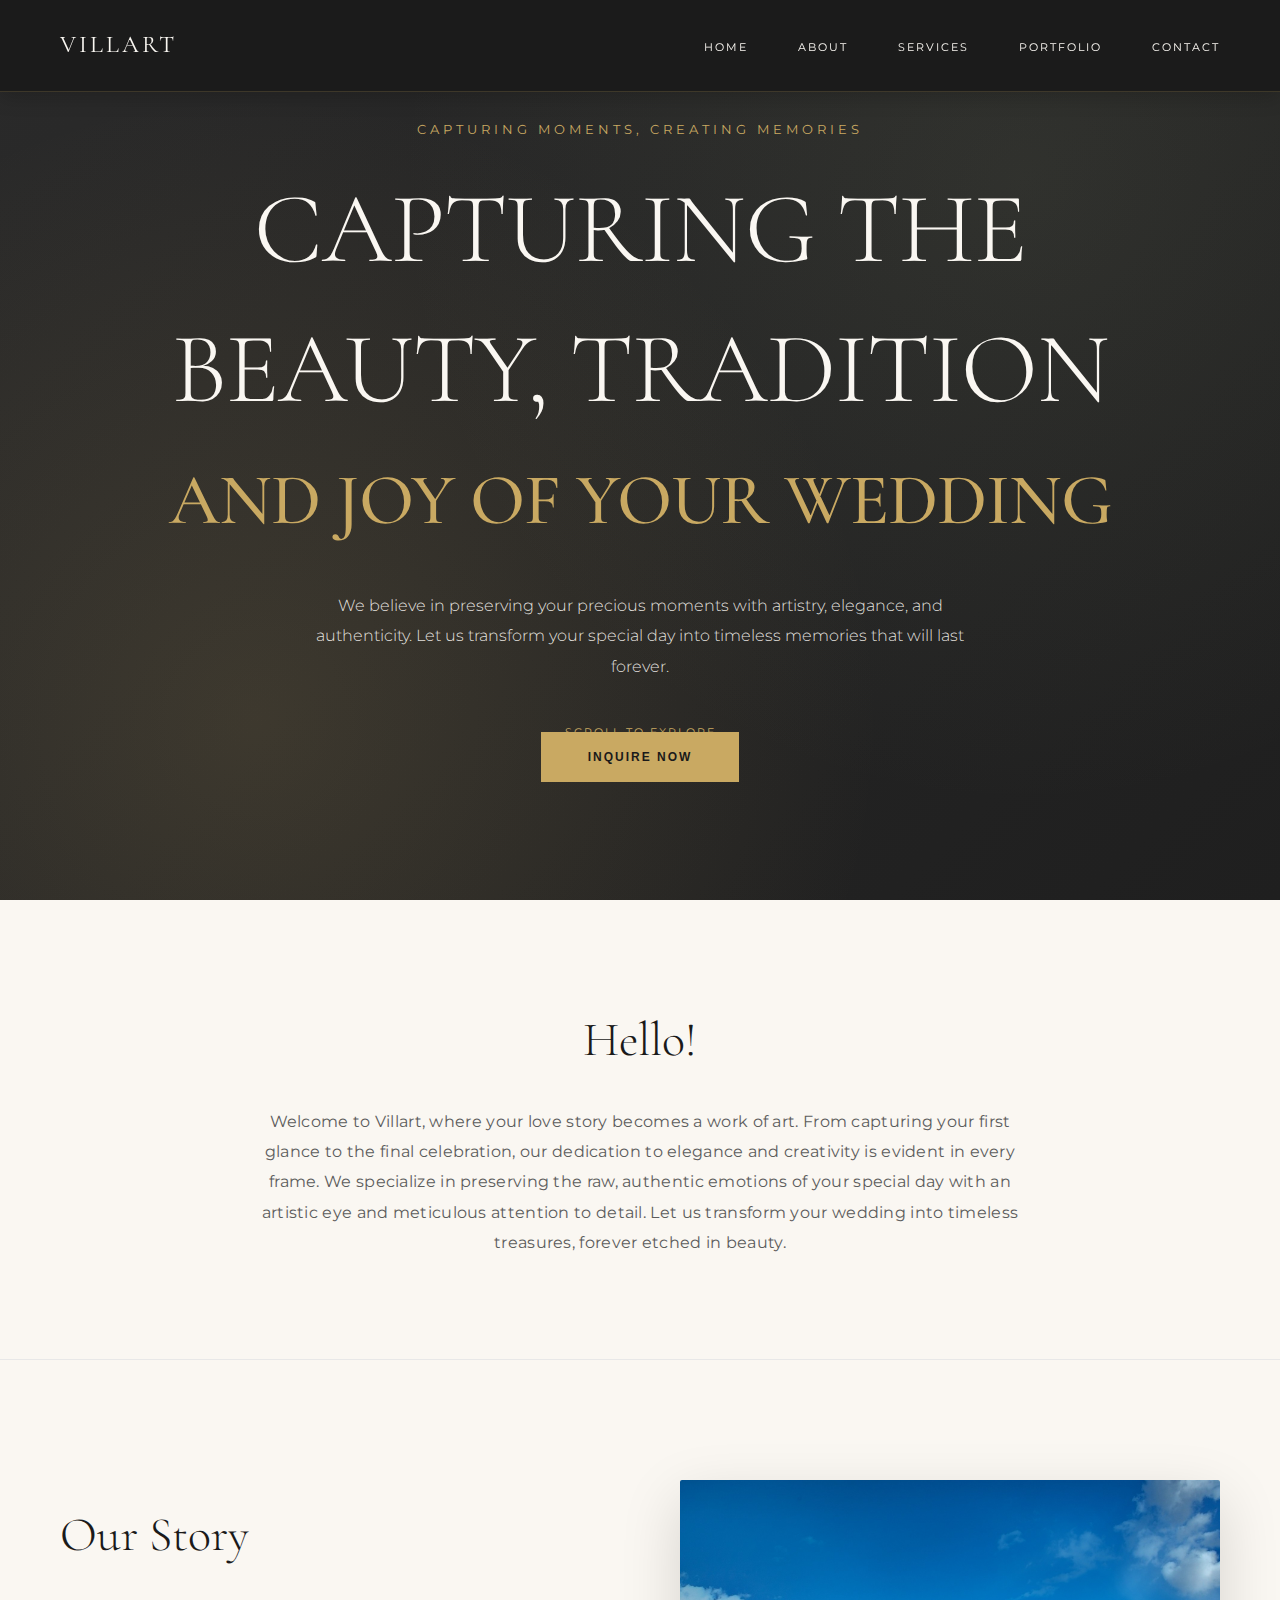
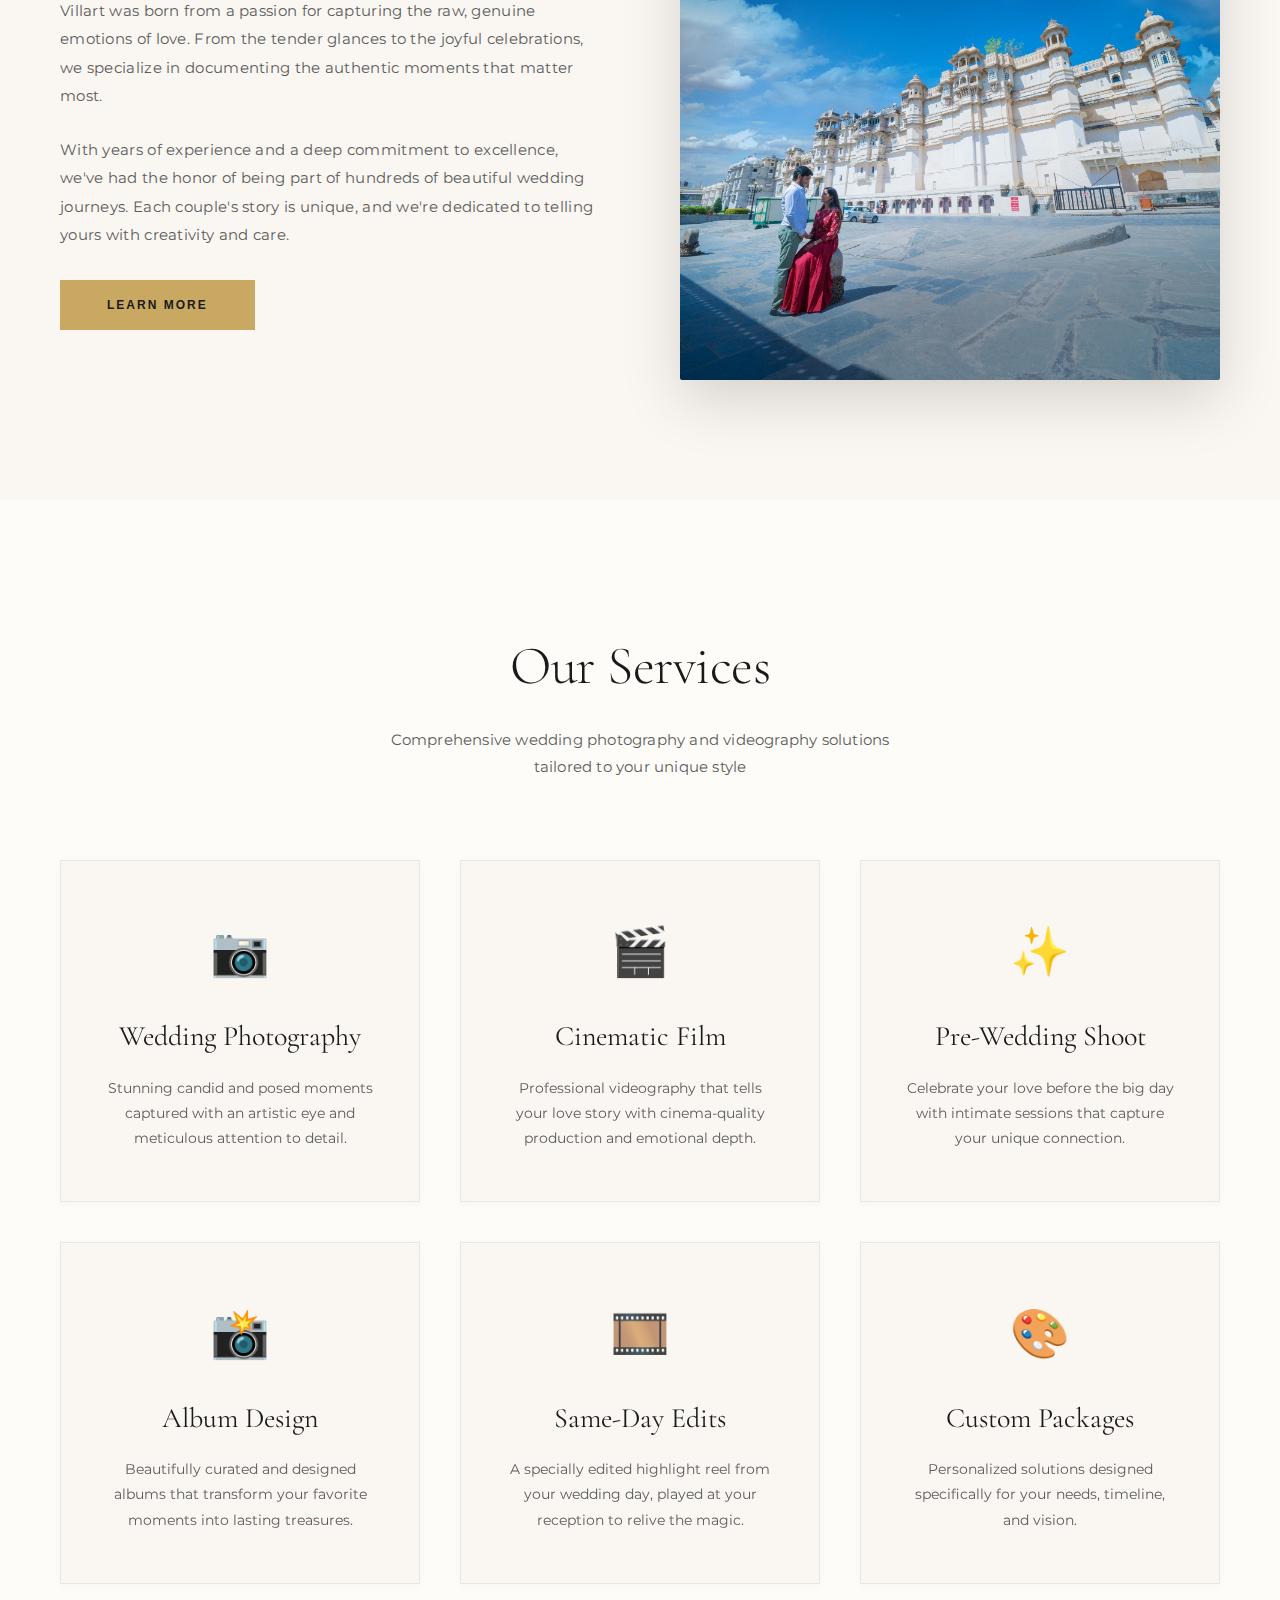
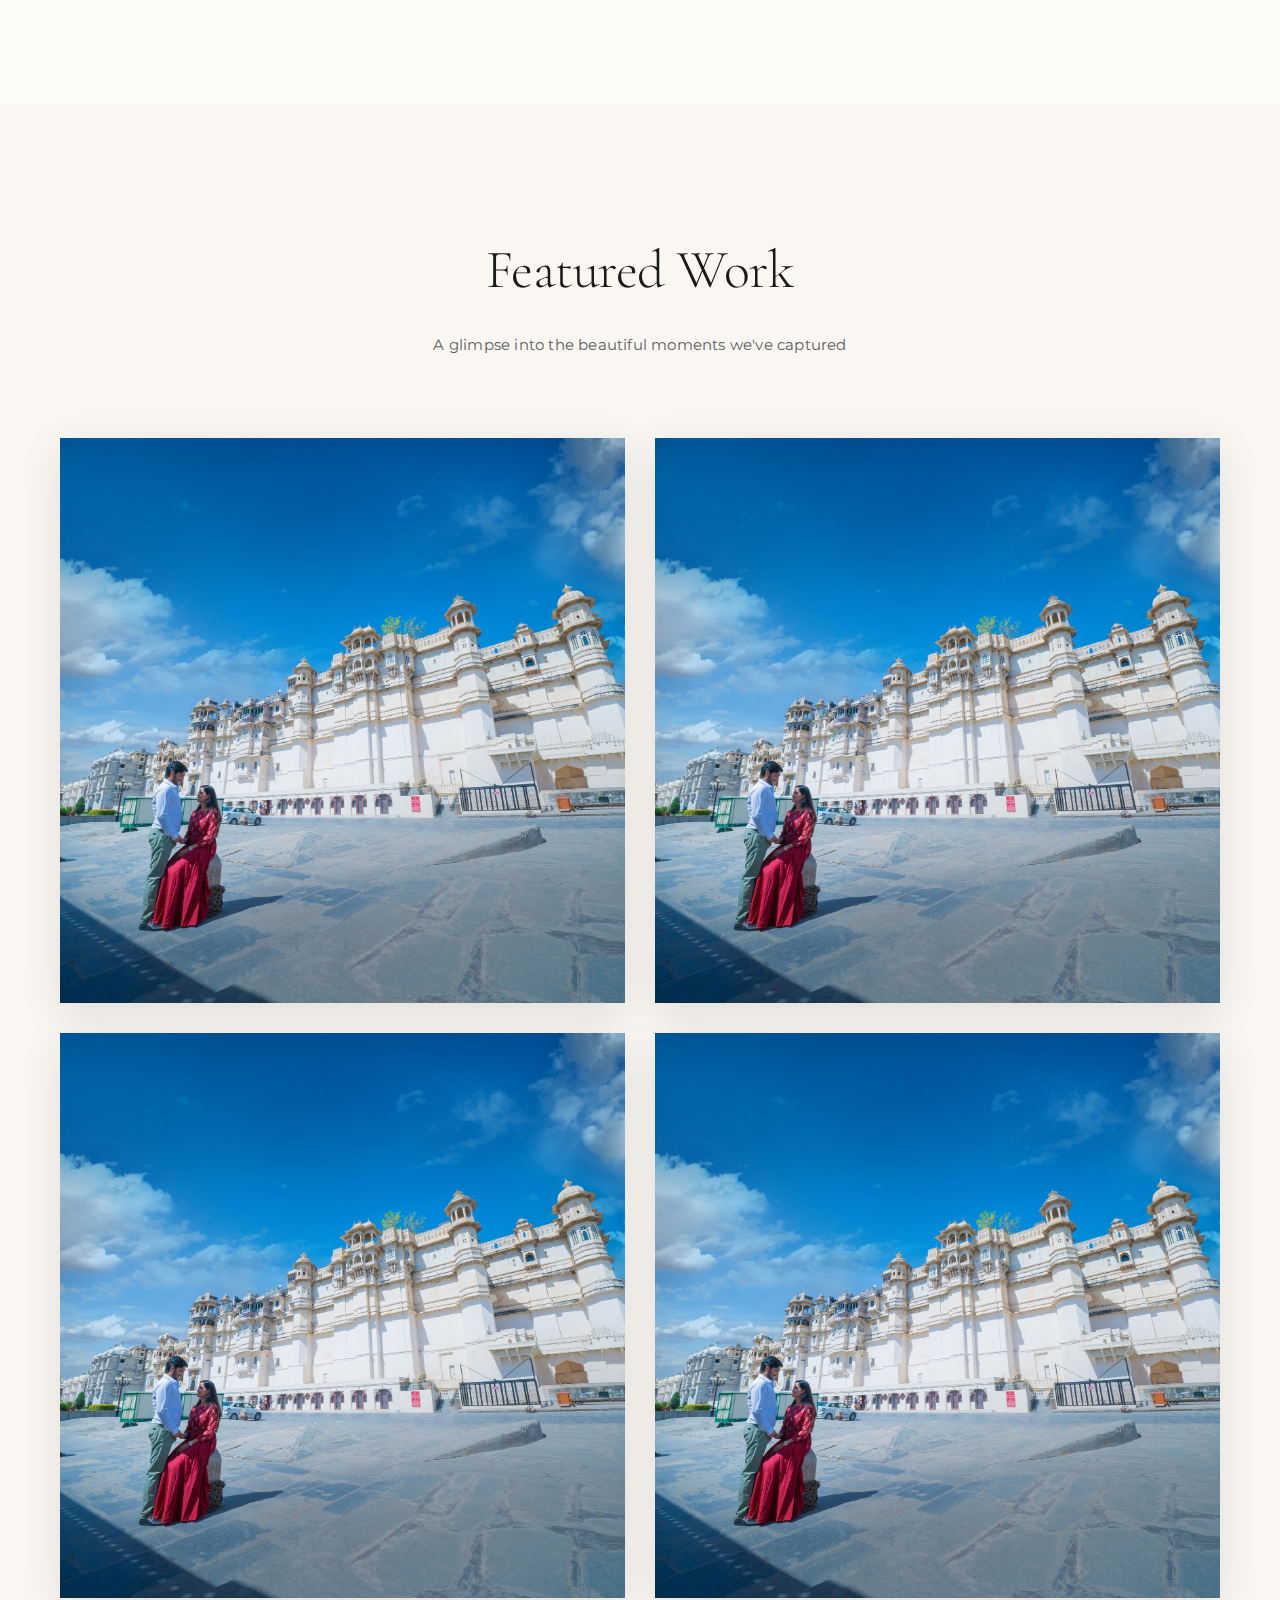
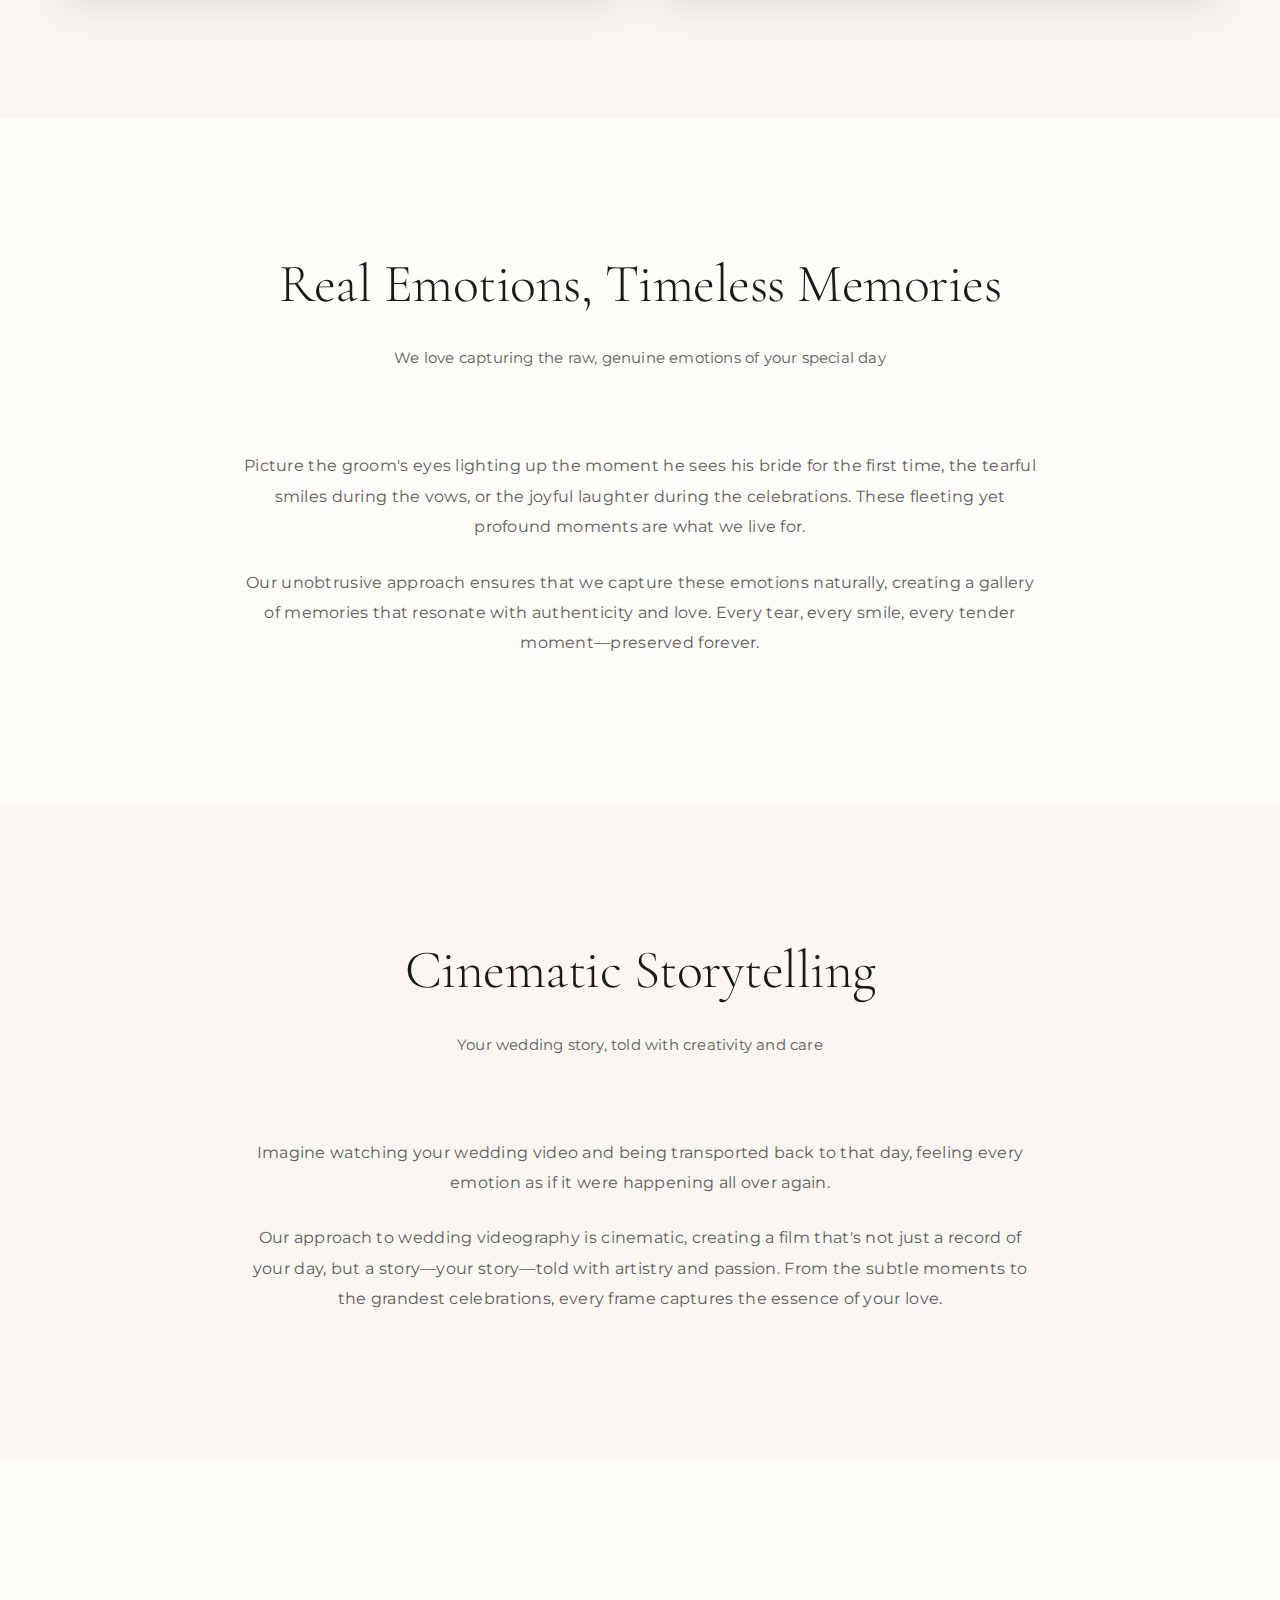
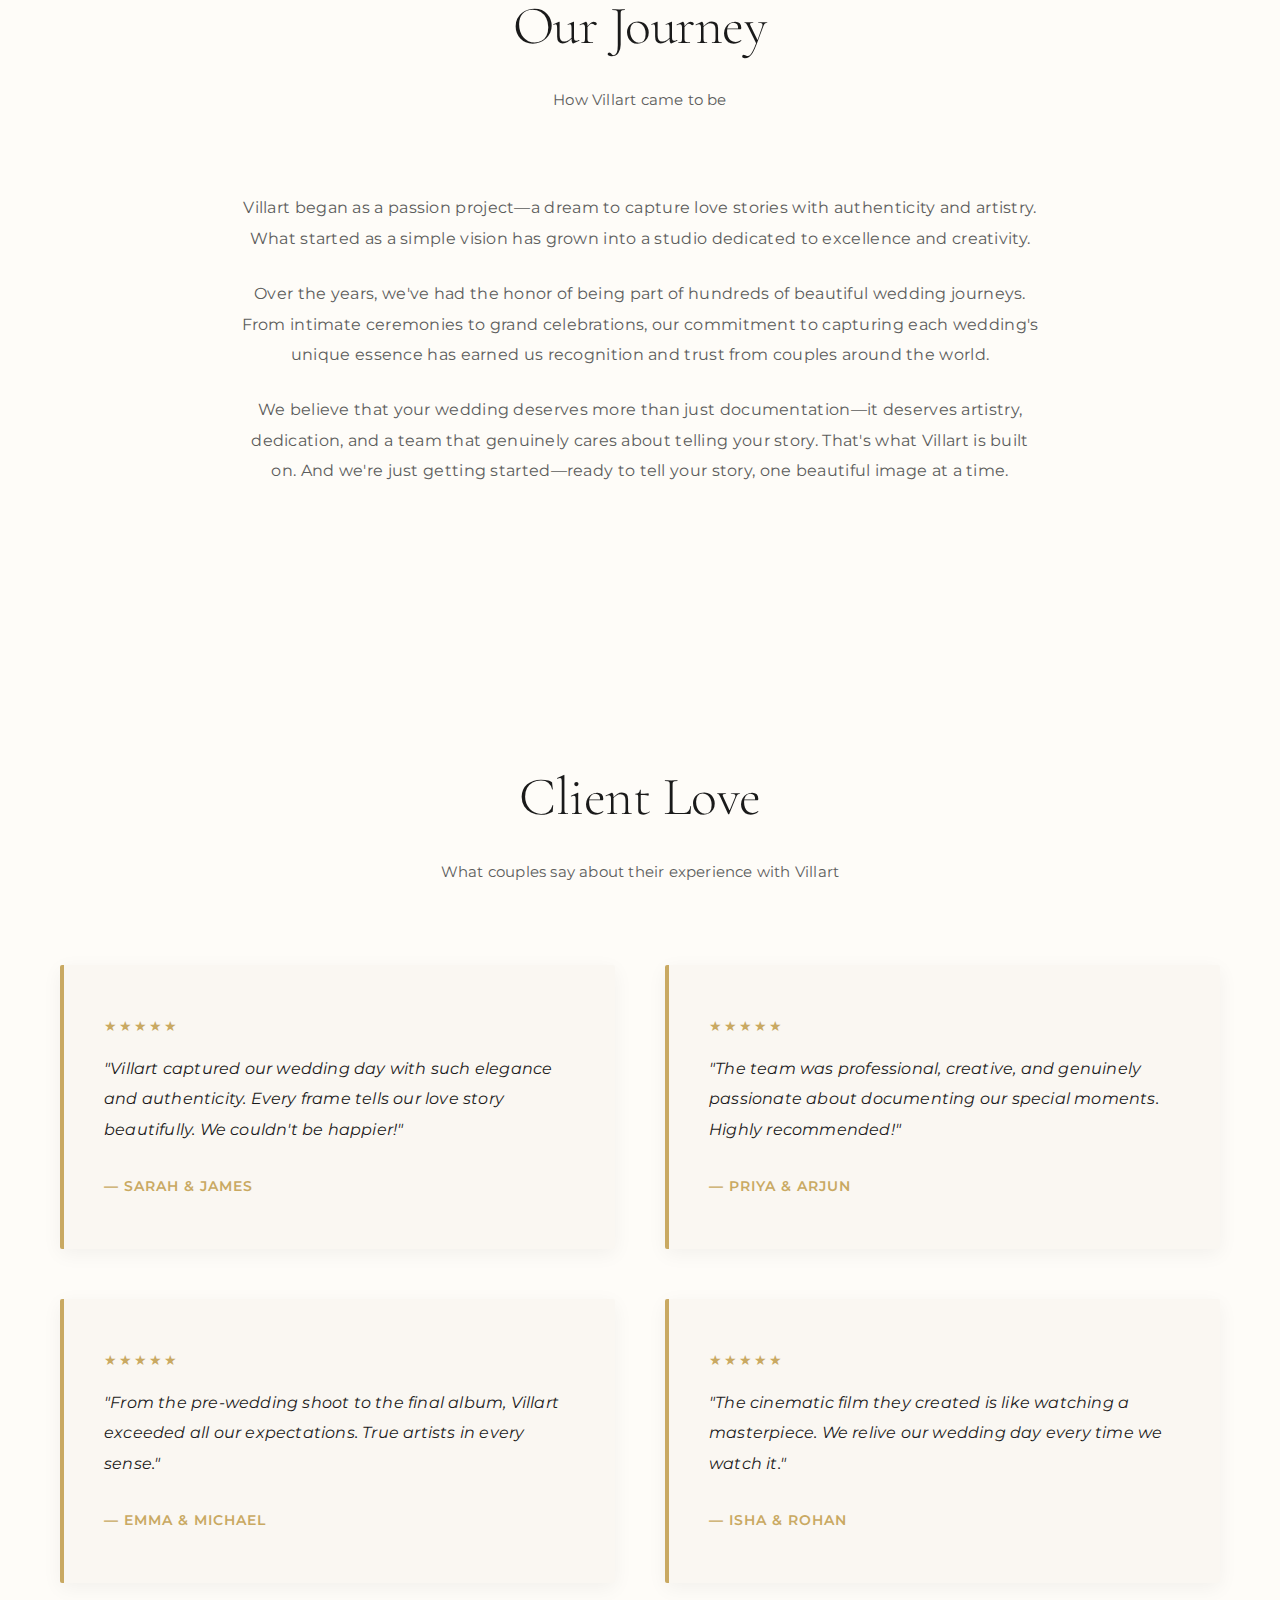
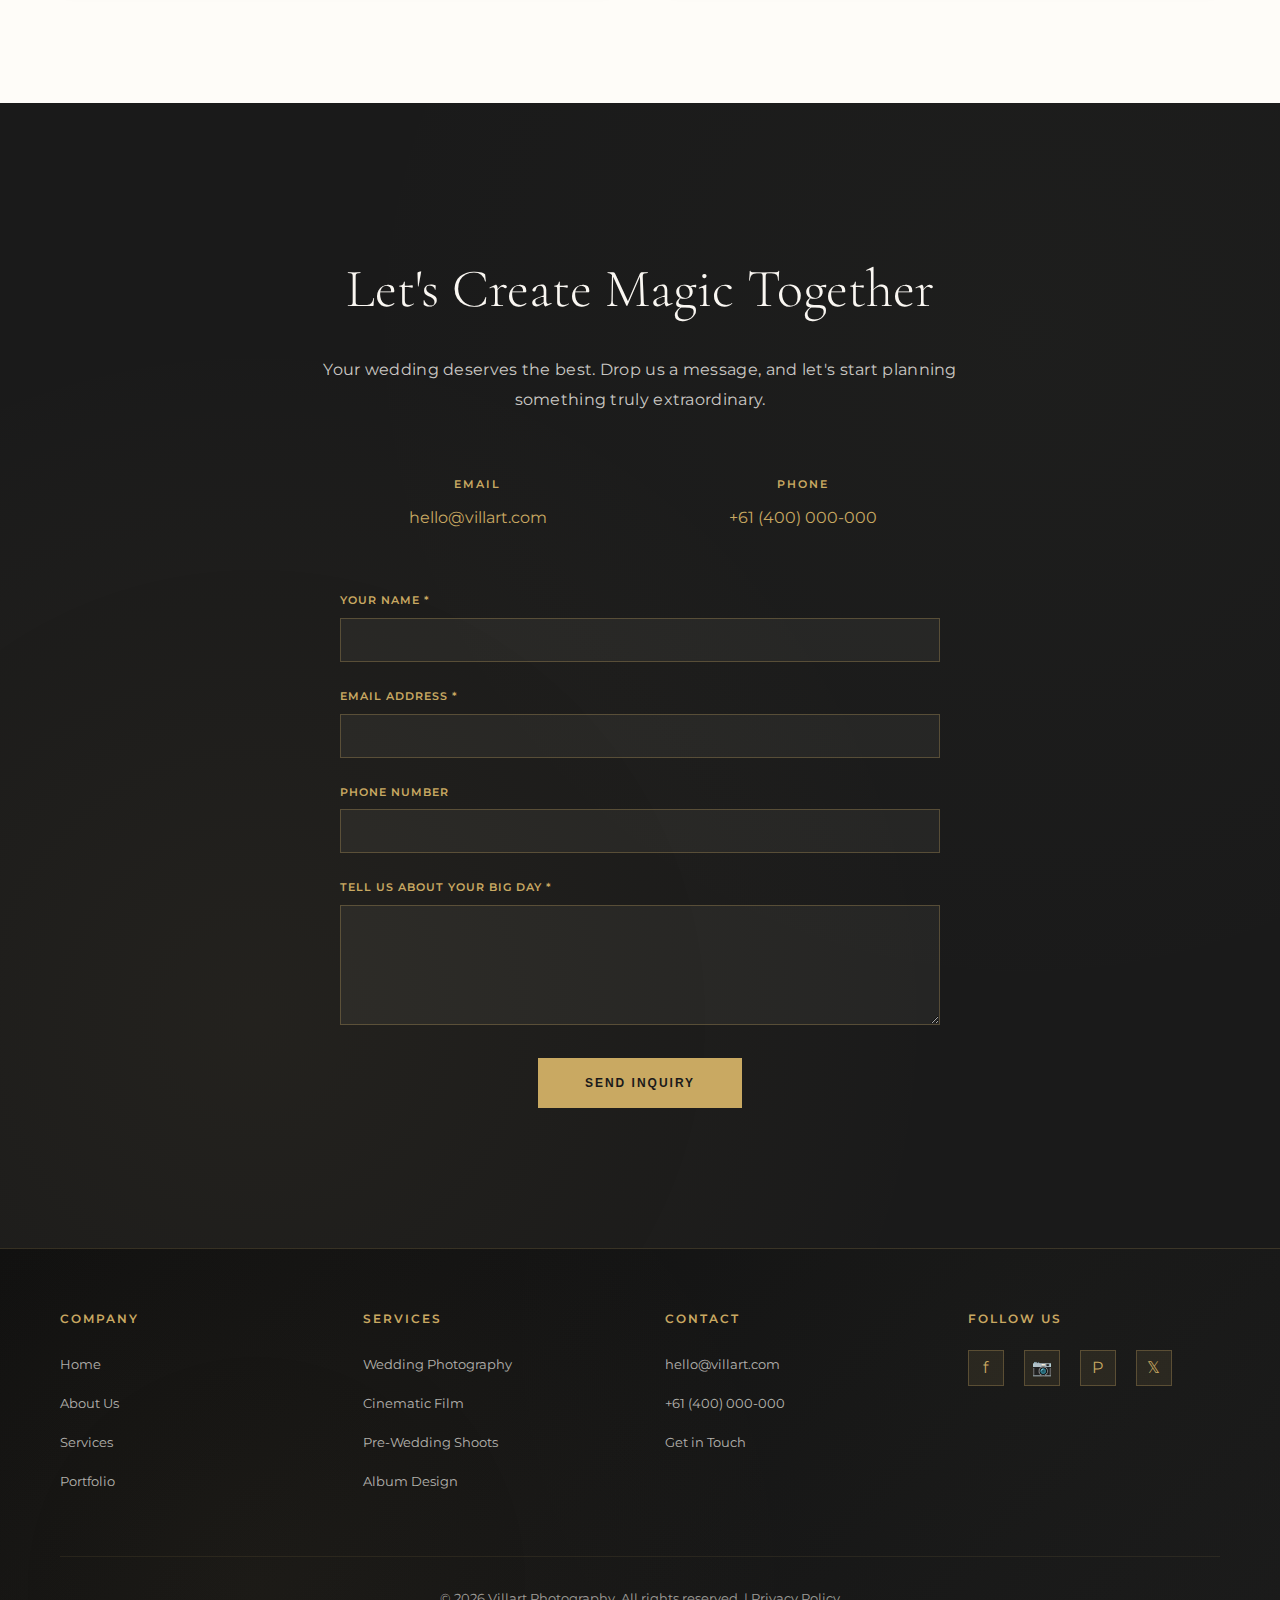
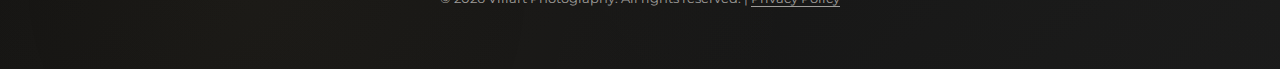
<file: redesigned-index.html>
<!DOCTYPE html>
<html lang="en">
<head>
    <meta charset="UTF-8">
    <meta name="viewport" content="width=device-width, initial-scale=1.0">
    <title>Villart - Capturing Love Stories Through the Lens</title>
    <link href="https://fonts.googleapis.com/css2?family=Cormorant+Garamond:wght@300;400;500;600;700&family=Montserrat:wght@200;300;400;500;600&display=swap" rel="stylesheet">
    <style>
        :root {
            --cream: #FAF7F2;
            --dark: #1A1A1A;
            --gold: #C9A962;
            --olive: #8B9474;
            --soft-grey: #5C5C5C;
            --light-grey: #E8E8E8;
            --spacing: 60px;
            --transition: all 0.4s cubic-bezier(0.4, 0, 0.2, 1);
        }

        * {
            margin: 0;
            padding: 0;
            box-sizing: border-box;
        }

        html {
            scroll-behavior: smooth;
        }

        body {
            font-family: 'Montserrat', sans-serif;
            background: var(--cream);
            color: var(--dark);
            overflow-x: hidden;
            line-height: 1.7;
        }

        /* ========== NAVIGATION ========== */
        .navbar {
            position: fixed;
            top: 0;
            left: 0;
            right: 0;
            padding: 25px var(--spacing);
            display: flex;
            justify-content: space-between;
            align-items: center;
            background: rgba(26, 26, 26, 0.95);
            backdrop-filter: blur(10px);
            z-index: 1000;
            border-bottom: 1px solid rgba(201, 169, 98, 0.2);
            box-shadow: 0 4px 20px rgba(0, 0, 0, 0.2);
        }

        .logo {
            font-family: 'Cormorant Garamond', serif;
            font-size: 24px;
            font-weight: 400;
            letter-spacing: 3px;
            color: var(--cream);
            transition: var(--transition);
        }

        .logo:hover {
            color: var(--gold);
            text-shadow: 0 0 20px rgba(201, 169, 98, 0.5);
        }

        .nav-links {
            display: flex;
            gap: 50px;
            list-style: none;
        }

        .nav-links a {
            text-decoration: none;
            color: var(--cream);
            font-size: 11px;
            letter-spacing: 2px;
            text-transform: uppercase;
            font-weight: 400;
            position: relative;
            transition: var(--transition);
        }

        .nav-links a::after {
            content: '';
            position: absolute;
            bottom: -5px;
            left: 0;
            width: 0;
            height: 1.5px;
            background: var(--gold);
            transition: var(--transition);
        }

        .nav-links a:hover::after {
            width: 100%;
        }

        .nav-links a:hover {
            color: var(--gold);
        }

        /* ========== HERO SECTION ========== */
        .hero {
            height: 100vh;
            position: relative;
            overflow: hidden;
            display: flex;
            align-items: center;
            justify-content: center;
            margin-top: 0;
        }

        .hero-bg {
            position: absolute;
            top: 0;
            left: 0;
            width: 100%;
            height: 100%;
            background: linear-gradient(135deg, #2a2a2a 0%, #1f1f1f 100%);
            overflow: hidden;
            animation: bgShift 20s ease-in-out infinite;
        }

        @keyframes bgShift {
            0%, 100% { filter: brightness(1); }
            50% { filter: brightness(1.05); }
        }

        .hero-bg::before {
            content: '';
            position: absolute;
            top: 0;
            left: 0;
            right: 0;
            bottom: 0;
            background: 
                radial-gradient(circle at 20% 80%, rgba(201, 169, 98, 0.15) 0%, transparent 50%),
                radial-gradient(circle at 80% 20%, rgba(139, 148, 116, 0.12) 0%, transparent 50%);
            z-index: 1;
            animation: gradientShift 30s ease-in-out infinite;
        }

        @keyframes gradientShift {
            0%, 100% { opacity: 1; }
            50% { opacity: 0.8; }
        }

        .hero-video {
            position: absolute;
            top: 50%;
            left: 50%;
            transform: translate(-50%, -50%);
            width: 100%;
            height: 100%;
            object-fit: cover;
            opacity: 0.3;
        }

        .hero-content {
            position: relative;
            z-index: 2;
            text-align: center;
            padding: 0 30px;
            animation: fadeInUp 1.2s ease-out;
        }

        @keyframes fadeInUp {
            from {
                opacity: 0;
                transform: translateY(40px);
            }
            to {
                opacity: 1;
                transform: translateY(0);
            }
        }

        .hero-subtitle {
            font-size: 13px;
            letter-spacing: 4px;
            text-transform: uppercase;
            color: var(--gold);
            font-weight: 400;
            margin-bottom: 20px;
            animation: fadeInUp 1.2s ease-out 0.2s backwards;
        }

        .hero-title {
            font-family: 'Cormorant Garamond', serif;
            font-size: clamp(48px, 12vw, 100px);
            font-weight: 400;
            color: var(--cream);
            line-height: 1.4;
            margin-bottom: 40px;
            animation: fadeInUp 1.2s ease-out 0.4s backwards;
            letter-spacing: -1px;
        }

        .hero-title-line {
            display: block;
            font-weight: 300;
        }

        .hero-title-accent {
            display: block;
            font-weight: 500;
            font-size: clamp(32px, 8vw, 72px);
            margin-top: 10px;
            color: var(--gold);
        }

        .hero-description {
            font-size: 16px;
            color: rgba(250, 247, 242, 0.9);
            max-width: 700px;
            margin: 0 auto 50px;
            line-height: 1.9;
            animation: fadeInUp 1.2s ease-out 0.6s backwards;
            font-weight: 300;
        }

        .cta-button {
            display: inline-block;
            padding: 16px 45px;
            background: var(--gold);
            color: var(--dark);
            text-decoration: none;
            font-size: 12px;
            letter-spacing: 2px;
            text-transform: uppercase;
            font-weight: 600;
            transition: var(--transition);
            border: 2px solid var(--gold);
            cursor: pointer;
            animation: fadeInUp 1.2s ease-out 0.8s backwards;
            position: relative;
            overflow: hidden;
        }

        .cta-button::before {
            content: '';
            position: absolute;
            top: 0;
            left: -100%;
            width: 100%;
            height: 100%;
            background: rgba(255, 255, 255, 0.2);
            transition: left 0.6s ease;
        }

        .cta-button:hover::before {
            left: 100%;
        }

        .cta-button:hover {
            background: transparent;
            color: var(--gold);
            transform: translateY(-3px);
            box-shadow: 0 20px 50px rgba(201, 169, 98, 0.3);
        }

        .cta-button-secondary {
            background: transparent;
            color: var(--gold);
            border: 2px solid var(--gold);
        }

        .cta-button-secondary:hover {
            background: var(--gold);
            color: var(--dark);
        }

        .scroll-indicator {
            position: absolute;
            bottom: 40px;
            left: 50%;
            transform: translateX(-50%);
            font-size: 11px;
            letter-spacing: 2px;
            text-transform: uppercase;
            color: var(--gold);
            animation: bounce 2s infinite;
        }

        @keyframes bounce {
            0%, 100% { transform: translateX(-50%) translateY(0); }
            50% { transform: translateX(-50%) translateY(-10px); }
        }

        /* ========== WELCOME SECTION ========== */
        .welcome {
            padding: 100px var(--spacing);
            background: var(--cream);
            text-align: center;
            border-bottom: 1px solid var(--light-grey);
        }

        .welcome-content {
            max-width: 800px;
            margin: 0 auto;
        }

        .welcome-content h2 {
            font-family: 'Cormorant Garamond', serif;
            font-size: 48px;
            font-weight: 300;
            margin-bottom: 25px;
            color: var(--dark);
        }

        .welcome-content p {
            font-size: 16px;
            color: var(--soft-grey);
            line-height: 1.9;
            letter-spacing: 0.3px;
        }

        /* ========== ABOUT SECTION ========== */
        .about {
            padding: 120px var(--spacing);
            background: var(--cream);
            display: grid;
            grid-template-columns: 1fr 1fr;
            gap: 80px;
            align-items: center;
        }

        .about-content h2 {
            font-family: 'Cormorant Garamond', serif;
            font-size: 48px;
            font-weight: 300;
            margin-bottom: 30px;
            color: var(--dark);
            line-height: 1.3;
        }

        .about-content p {
            font-size: 15px;
            color: var(--soft-grey);
            margin-bottom: 25px;
            line-height: 1.9;
            letter-spacing: 0.3px;
        }

        .about-image {
            width: 100%;
            height: 500px;
            background: linear-gradient(135deg, var(--light-grey) 0%, #e0e0e0 100%);
            border-radius: 2px;
            overflow: hidden;
            position: relative;
            box-shadow: 0 20px 60px rgba(0, 0, 0, 0.15);
        }

        .about-image img {
            width: 100%;
            height: 100%;
            object-fit: cover;
            transition: var(--transition);
        }

        .about-image:hover img {
            transform: scale(1.03);
        }

        /* ========== SERVICES SECTION ========== */
        .services {
            padding: 120px var(--spacing);
            background: #FEFCF8;
        }

        .section-header {
            text-align: center;
            margin-bottom: 80px;
        }

        .section-header h2 {
            font-family: 'Cormorant Garamond', serif;
            font-size: 54px;
            font-weight: 300;
            margin-bottom: 15px;
            letter-spacing: -0.5px;
        }

        .section-header p {
            font-size: 15px;
            color: var(--soft-grey);
            max-width: 500px;
            margin: 0 auto;
            line-height: 1.8;
            letter-spacing: 0.2px;
        }

        .services-grid {
            display: grid;
            grid-template-columns: repeat(3, 1fr);
            gap: 40px;
        }

        .service-card {
            background: var(--cream);
            padding: 50px 40px;
            border: 1px solid var(--light-grey);
            transition: var(--transition);
            text-align: center;
            position: relative;
            overflow: hidden;
            backdrop-filter: blur(10px);
            box-shadow: 0 2px 10px rgba(0, 0, 0, 0.03);
        }

        .service-card::before {
            content: '';
            position: absolute;
            top: 0;
            left: -100%;
            width: 100%;
            height: 100%;
            background: linear-gradient(90deg, transparent, rgba(201, 169, 98, 0.15), transparent);
            transition: var(--transition);
        }

        .service-card:hover::before {
            left: 100%;
        }

        .service-card:hover {
            box-shadow: 0 30px 60px rgba(0, 0, 0, 0.12);
            transform: translateY(-15px);
            background: linear-gradient(135deg, var(--cream) 0%, rgba(201, 169, 98, 0.02) 100%);
        }

        .service-icon {
            font-size: 48px;
            margin-bottom: 20px;
            transition: var(--transition);
            display: inline-block;
            animation: float 3s ease-in-out infinite;
        }

        @keyframes float {
            0%, 100% { transform: translateY(0px); }
            50% { transform: translateY(-10px); }
        }

        .service-card:hover .service-icon {
            font-size: 56px;
            filter: drop-shadow(0 5px 15px rgba(201, 169, 98, 0.3));
        }

        .service-card h3 {
            font-family: 'Cormorant Garamond', serif;
            font-size: 28px;
            font-weight: 400;
            margin-bottom: 15px;
            color: var(--dark);
            transition: var(--transition);
        }

        .service-card:hover h3 {
            color: var(--gold);
        }

        .service-card p {
            font-size: 14px;
            color: var(--soft-grey);
            line-height: 1.8;
        }

        /* ========== PORTFOLIO SECTION ========== */
        .portfolio {
            padding: 120px var(--spacing);
            background: var(--cream);
        }

        .portfolio-grid {
            display: grid;
            grid-template-columns: repeat(2, 1fr);
            gap: 30px;
            margin-top: 60px;
        }

        .portfolio-item {
            aspect-ratio: 1;
            background: var(--light-grey);
            overflow: hidden;
            position: relative;
            cursor: pointer;
            group: "portfolio";
            box-shadow: 0 10px 40px rgba(0, 0, 0, 0.1);
            transition: var(--transition);
        }

        .portfolio-item img {
            width: 100%;
            height: 100%;
            object-fit: cover;
            transition: var(--transition);
        }

        .portfolio-item:hover img {
            transform: scale(1.08);
        }

        .portfolio-item:hover {
            box-shadow: 0 20px 60px rgba(0, 0, 0, 0.2);
        }

        .portfolio-overlay {
            position: absolute;
            top: 0;
            left: 0;
            right: 0;
            bottom: 0;
            background: linear-gradient(135deg, rgba(26, 26, 26, 0.8) 0%, rgba(201, 169, 98, 0.2) 100%);
            display: flex;
            align-items: center;
            justify-content: center;
            opacity: 0;
            transition: var(--transition);
            backdrop-filter: blur(5px);
        }

        .portfolio-item:hover .portfolio-overlay {
            opacity: 1;
        }

        .portfolio-overlay-text {
            color: var(--cream);
            text-align: center;
            font-family: 'Cormorant Garamond', serif;
            font-size: 32px;
            font-weight: 300;
            pointer-events: none;
            text-shadow: 0 4px 20px rgba(0, 0, 0, 0.3);
        }

        /* ========== PHILOSOPHY SECTION ========== */
        .philosophy {
            padding: 120px var(--spacing);
            background: #FEFCF8;
        }

        .philosophy-content {
            max-width: 800px;
            margin: 60px auto 0;
            text-align: center;
        }

        .philosophy-text p {
            font-size: 16px;
            color: var(--soft-grey);
            line-height: 1.9;
            margin-bottom: 25px;
            letter-spacing: 0.3px;
        }

        /* ========== CINEMATIC SECTION ========== */
        .cinematic {
            padding: 120px var(--spacing);
            background: var(--cream);
        }

        .cinematic-content {
            max-width: 800px;
            margin: 60px auto 0;
            text-align: center;
        }

        .cinematic-text p {
            font-size: 16px;
            color: var(--soft-grey);
            line-height: 1.9;
            margin-bottom: 25px;
            letter-spacing: 0.3px;
        }

        /* ========== OUR STORY SECTION ========== */
        .our-story {
            padding: 120px var(--spacing);
            background: #FEFCF8;
        }

        .story-content {
            max-width: 800px;
            margin: 60px auto 0;
            text-align: center;
        }

        .story-text p {
            font-size: 16px;
            color: var(--soft-grey);
            line-height: 1.9;
            margin-bottom: 25px;
            letter-spacing: 0.3px;
        }

        /* ========== TESTIMONIALS SECTION ========== */
        .testimonials {
            padding: 120px var(--spacing);
            background: #FEFCF8;
        }

        .testimonials-grid {
            display: grid;
            grid-template-columns: repeat(2, 1fr);
            gap: 50px;
            margin-top: 60px;
        }

        .testimonial-card {
            background: var(--cream);
            padding: 50px 40px;
            border-left: 4px solid var(--gold);
            position: relative;
            box-shadow: 0 5px 20px rgba(0, 0, 0, 0.05);
            transition: var(--transition);
            border-radius: 2px;
        }

        .testimonial-card:hover {
            box-shadow: 0 15px 40px rgba(0, 0, 0, 0.1);
            transform: translateY(-8px);
        }

        .testimonial-quote {
            font-size: 16px;
            color: var(--dark);
            margin-bottom: 30px;
            font-style: italic;
            line-height: 1.9;
            letter-spacing: 0.2px;
        }

        .testimonial-author {
            font-weight: 600;
            font-size: 14px;
            color: var(--gold);
            letter-spacing: 1px;
            text-transform: uppercase;
        }

        .stars {
            color: var(--gold);
            font-size: 14px;
            margin-bottom: 15px;
            letter-spacing: 2px;
        }

        /* ========== CONTACT SECTION ========== */
        .contact {
            padding: 140px var(--spacing);
            background: var(--dark);
            color: var(--cream);
            text-align: center;
            position: relative;
            overflow: hidden;
        }

        .contact::before {
            content: '';
            position: absolute;
            top: 0;
            left: 0;
            right: 0;
            bottom: 0;
            background: 
                radial-gradient(circle at 20% 80%, rgba(201, 169, 98, 0.05) 0%, transparent 50%),
                radial-gradient(circle at 80% 20%, rgba(139, 148, 116, 0.03) 0%, transparent 50%);
            pointer-events: none;
        }

        .contact h2 {
            font-family: 'Cormorant Garamond', serif;
            font-size: 54px;
            font-weight: 300;
            margin-bottom: 20px;
            position: relative;
            z-index: 2;
        }

        .contact-subtitle {
            font-size: 16px;
            color: rgba(250, 247, 242, 0.8);
            margin-bottom: 60px;
            max-width: 700px;
            margin-left: auto;
            margin-right: auto;
            line-height: 1.9;
            letter-spacing: 0.3px;
            position: relative;
            z-index: 2;
        }

        .contact-info {
            display: grid;
            grid-template-columns: repeat(2, 1fr);
            gap: 50px;
            margin-bottom: 60px;
            max-width: 600px;
            margin-left: auto;
            margin-right: auto;
            position: relative;
            z-index: 2;
        }

        .contact-item {
            text-align: center;
        }

        .contact-item label {
            font-size: 11px;
            letter-spacing: 2px;
            text-transform: uppercase;
            color: var(--gold);
            display: block;
            margin-bottom: 10px;
            font-weight: 600;
        }

        .contact-item p {
            font-size: 16px;
            color: var(--cream);
        }

        .contact-item a {
            color: var(--gold);
            text-decoration: none;
            transition: var(--transition);
        }

        .contact-item a:hover {
            text-decoration: underline;
        }

        .contact-form {
            max-width: 600px;
            margin: 50px auto 0;
            position: relative;
            z-index: 2;
        }

        .form-group {
            margin-bottom: 25px;
            text-align: left;
        }

        .form-group label {
            display: block;
            font-size: 11px;
            letter-spacing: 1px;
            text-transform: uppercase;
            color: var(--gold);
            margin-bottom: 8px;
            font-weight: 600;
        }

        .form-group input,
        .form-group textarea {
            width: 100%;
            padding: 12px 15px;
            background: rgba(250, 247, 242, 0.05);
            border: 1px solid rgba(201, 169, 98, 0.3);
            color: var(--cream);
            font-family: 'Montserrat', sans-serif;
            font-size: 14px;
            transition: var(--transition);
        }

        .form-group input::placeholder,
        .form-group textarea::placeholder {
            color: rgba(250, 247, 242, 0.5);
        }

        .form-group input:focus,
        .form-group textarea:focus {
            outline: none;
            background: rgba(250, 247, 242, 0.08);
            border-color: var(--gold);
        }

        .form-group textarea {
            resize: vertical;
            min-height: 120px;
        }

        /* ========== FOOTER ========== */
        .footer {
            background: linear-gradient(135deg, #0F0F0F 0%, #1a1a1a 100%);
            padding: 60px var(--spacing);
            border-top: 1px solid rgba(201, 169, 98, 0.2);
            position: relative;
            overflow: hidden;
        }

        .footer::before {
            content: '';
            position: absolute;
            top: 0;
            left: 0;
            right: 0;
            bottom: 0;
            background: 
                radial-gradient(circle at 20% 80%, rgba(201, 169, 98, 0.05) 0%, transparent 50%),
                radial-gradient(circle at 80% 20%, rgba(139, 148, 116, 0.03) 0%, transparent 50%);
            pointer-events: none;
        }

        .footer-content {
            display: grid;
            grid-template-columns: repeat(4, 1fr);
            gap: 50px;
            margin-bottom: 50px;
            position: relative;
            z-index: 1;
        }

        .footer-section h3 {
            font-size: 12px;
            letter-spacing: 2px;
            text-transform: uppercase;
            color: var(--gold);
            margin-bottom: 20px;
            font-weight: 600;
        }

        .footer-section ul {
            list-style: none;
        }

        .footer-section ul li {
            margin-bottom: 12px;
        }

        .footer-section ul li a {
            color: rgba(250, 247, 242, 0.7);
            text-decoration: none;
            font-size: 13px;
            transition: var(--transition);
        }

        .footer-section ul li a:hover {
            color: var(--gold);
            padding-left: 8px;
        }

        .social-links {
            display: flex;
            gap: 20px;
            margin-top: 20px;
        }

        .social-links a {
            display: inline-flex;
            align-items: center;
            justify-content: center;
            width: 36px;
            height: 36px;
            background: rgba(201, 169, 98, 0.1);
            border: 1px solid rgba(201, 169, 98, 0.3);
            color: var(--gold);
            text-decoration: none;
            transition: var(--transition);
            border-radius: 0;
        }

        .social-links a:hover {
            background: var(--gold);
            color: var(--dark);
            transform: translateY(-4px);
            box-shadow: 0 10px 25px rgba(201, 169, 98, 0.2);
        }

        .footer-bottom {
            text-align: center;
            padding-top: 30px;
            border-top: 1px solid rgba(201, 169, 98, 0.1);
            color: rgba(250, 247, 242, 0.6);
            font-size: 13px;
            position: relative;
            z-index: 1;
        }

        /* ========== RESPONSIVE ========== */
        @media (max-width: 1024px) {
            .about,
            .services-grid {
                grid-template-columns: 1fr;
            }

            .services-grid {
                grid-template-columns: 1fr;
            }

            .testimonials-grid {
                grid-template-columns: 1fr;
            }

            .footer-content {
                grid-template-columns: repeat(2, 1fr);
            }
        }

        @media (max-width: 768px) {
            .nav-links {
                gap: 30px;
            }

            .hero-title {
                font-size: clamp(36px, 10vw, 60px);
            }

            .section-header h2 {
                font-size: 36px;
            }

            .services-grid {
                grid-template-columns: 1fr;
            }

            .portfolio-grid {
                grid-template-columns: 1fr;
            }

            .testimonials-grid {
                grid-template-columns: 1fr;
            }

            .contact-info {
                grid-template-columns: 1fr;
            }

            .footer-content {
                grid-template-columns: 1fr;
            }

            padding: var(--spacing) 30px;
        }
    </style>
</head>
<body>
    <!-- Navigation -->
    <nav class="navbar">
        <div class="logo">VILLART</div>
        <ul class="nav-links">
            <li><a href="#home">Home</a></li>
            <li><a href="#about">About</a></li>
            <li><a href="#services">Services</a></li>
            <li><a href="#portfolio">Portfolio</a></li>
            <li><a href="#contact">Contact</a></li>
        </ul>
    </nav>

    <!-- Hero Section -->
    <section class="hero" id="home">
        <div class="hero-bg"></div>
        <div class="hero-content">
            <div class="hero-subtitle">Capturing Moments, Creating Memories</div>
            <h1 class="hero-title">
                <span class="hero-title-line">CAPTURING THE</span>
                <span class="hero-title-line">BEAUTY, TRADITION</span>
                <span class="hero-title-accent">AND JOY OF YOUR WEDDING</span>
            </h1>
            <p class="hero-description">
                We believe in preserving your precious moments with artistry, elegance, and authenticity. 
                Let us transform your special day into timeless memories that will last forever.
            </p>
            <button class="cta-button">Inquire Now</button>
            <div class="scroll-indicator">Scroll to Explore</div>
        </div>
    </section>

    <!-- Welcome Section -->
    <section class="welcome">
        <div class="welcome-content">
            <h2>Hello!</h2>
            <p>
                Welcome to Villart, where your love story becomes a work of art. From capturing your first glance 
                to the final celebration, our dedication to elegance and creativity is evident in every frame. 
                We specialize in preserving the raw, authentic emotions of your special day with an artistic eye 
                and meticulous attention to detail. Let us transform your wedding into timeless treasures, forever 
                etched in beauty.
            </p>
        </div>
    </section>

    <!-- About Section -->
    <section class="about" id="about">
        <div class="about-content">
            <h2>Our Story</h2>
            <p>
                Villart was born from a passion for capturing the raw, genuine emotions of love. 
                From the tender glances to the joyful celebrations, we specialize in documenting 
                the authentic moments that matter most.
            </p>
            <p>
                With years of experience and a deep commitment to excellence, we've had the 
                honor of being part of hundreds of beautiful wedding journeys. Each couple's 
                story is unique, and we're dedicated to telling yours with creativity and care.
            </p>
            <p style="margin-top: 30px;">
                <button class="cta-button">Learn More</button>
            </p>
        </div>
        <div class="about-image">
            <img src="img/banner.jpg" alt="About Villart" />
        </div>
    </section>

    <!-- Services Section -->
    <section class="services" id="services">
        <div class="section-header">
            <h2>Our Services</h2>
            <p>Comprehensive wedding photography and videography solutions tailored to your unique style</p>
        </div>

        <div class="services-grid">
            <div class="service-card">
                <div class="service-icon">📷</div>
                <h3>Wedding Photography</h3>
                <p>Stunning candid and posed moments captured with an artistic eye and meticulous attention to detail.</p>
            </div>

            <div class="service-card">
                <div class="service-icon">🎬</div>
                <h3>Cinematic Film</h3>
                <p>Professional videography that tells your love story with cinema-quality production and emotional depth.</p>
            </div>

            <div class="service-card">
                <div class="service-icon">✨</div>
                <h3>Pre-Wedding Shoot</h3>
                <p>Celebrate your love before the big day with intimate sessions that capture your unique connection.</p>
            </div>

            <div class="service-card">
                <div class="service-icon">📸</div>
                <h3>Album Design</h3>
                <p>Beautifully curated and designed albums that transform your favorite moments into lasting treasures.</p>
            </div>

            <div class="service-card">
                <div class="service-icon">🎞️</div>
                <h3>Same-Day Edits</h3>
                <p>A specially edited highlight reel from your wedding day, played at your reception to relive the magic.</p>
            </div>

            <div class="service-card">
                <div class="service-icon">🎨</div>
                <h3>Custom Packages</h3>
                <p>Personalized solutions designed specifically for your needs, timeline, and vision.</p>
            </div>
        </div>
    </section>

    <!-- Portfolio Section -->
    <section class="portfolio" id="portfolio">
        <div class="section-header">
            <h2>Featured Work</h2>
            <p>A glimpse into the beautiful moments we've captured</p>
        </div>

        <div class="portfolio-grid">
            <div class="portfolio-item">
                <img src="img/banner.jpg" alt="Wedding Photography" />
                <div class="portfolio-overlay">
                    <div class="portfolio-overlay-text">The Celebration</div>
                </div>
            </div>

            <div class="portfolio-item">
                <img src="img/banner.jpg" alt="Wedding Photography" />
                <div class="portfolio-overlay">
                    <div class="portfolio-overlay-text">First Dance</div>
                </div>
            </div>

            <div class="portfolio-item">
                <img src="img/banner.jpg" alt="Wedding Photography" />
                <div class="portfolio-overlay">
                    <div class="portfolio-overlay-text">Intimate Moments</div>
                </div>
            </div>

            <div class="portfolio-item">
                <img src="img/banner.jpg" alt="Wedding Photography" />
                <div class="portfolio-overlay">
                    <div class="portfolio-overlay-text">The Details</div>
                </div>
            </div>
        </div>
    </section>

    <!-- Philosophy Section -->
    <section class="philosophy">
        <div class="section-header">
            <h2>Real Emotions, Timeless Memories</h2>
            <p>We love capturing the raw, genuine emotions of your special day</p>
        </div>

        <div class="philosophy-content">
            <div class="philosophy-text">
                <p>
                    Picture the groom's eyes lighting up the moment he sees his bride for the first time, 
                    the tearful smiles during the vows, or the joyful laughter during the celebrations. 
                    These fleeting yet profound moments are what we live for.
                </p>
                <p>
                    Our unobtrusive approach ensures that we capture these emotions naturally, creating a 
                    gallery of memories that resonate with authenticity and love. Every tear, every smile, 
                    every tender moment—preserved forever.
                </p>
            </div>
        </div>
    </section>

    <!-- Cinematic Section -->
    <section class="cinematic">
        <div class="section-header">
            <h2>Cinematic Storytelling</h2>
            <p>Your wedding story, told with creativity and care</p>
        </div>

        <div class="cinematic-content">
            <div class="cinematic-text">
                <p>
                    Imagine watching your wedding video and being transported back to that day, 
                    feeling every emotion as if it were happening all over again.
                </p>
                <p>
                    Our approach to wedding videography is cinematic, creating a film that's not just 
                    a record of your day, but a story—your story—told with artistry and passion. 
                    From the subtle moments to the grandest celebrations, every frame captures the essence of your love.
                </p>
            </div>
        </div>
    </section>

    <!-- Our Story Section -->
    <section class="our-story">
        <div class="section-header">
            <h2>Our Journey</h2>
            <p>How Villart came to be</p>
        </div>

        <div class="story-content">
            <div class="story-text">
                <p>
                    Villart began as a passion project—a dream to capture love stories with authenticity and artistry. 
                    What started as a simple vision has grown into a studio dedicated to excellence and creativity.
                </p>
                <p>
                    Over the years, we've had the honor of being part of hundreds of beautiful wedding journeys. 
                    From intimate ceremonies to grand celebrations, our commitment to capturing each wedding's unique essence 
                    has earned us recognition and trust from couples around the world.
                </p>
                <p>
                    We believe that your wedding deserves more than just documentation—it deserves artistry, 
                    dedication, and a team that genuinely cares about telling your story. That's what Villart is built on. 
                    And we're just getting started—ready to tell your story, one beautiful image at a time.
                </p>
            </div>
        </div>
    </section>

    <!-- Testimonials Section -->
    <section class="testimonials">
        <div class="section-header">
            <h2>Client Love</h2>
            <p>What couples say about their experience with Villart</p>
        </div>

        <div class="testimonials-grid">
            <div class="testimonial-card">
                <div class="stars">★★★★★</div>
                <p class="testimonial-quote">
                    "Villart captured our wedding day with such elegance and authenticity. 
                    Every frame tells our love story beautifully. We couldn't be happier!"
                </p>
                <p class="testimonial-author">— Sarah & James</p>
            </div>

            <div class="testimonial-card">
                <div class="stars">★★★★★</div>
                <p class="testimonial-quote">
                    "The team was professional, creative, and genuinely passionate about 
                    documenting our special moments. Highly recommended!"
                </p>
                <p class="testimonial-author">— Priya & Arjun</p>
            </div>

            <div class="testimonial-card">
                <div class="stars">★★★★★</div>
                <p class="testimonial-quote">
                    "From the pre-wedding shoot to the final album, Villart exceeded 
                    all our expectations. True artists in every sense."
                </p>
                <p class="testimonial-author">— Emma & Michael</p>
            </div>

            <div class="testimonial-card">
                <div class="stars">★★★★★</div>
                <p class="testimonial-quote">
                    "The cinematic film they created is like watching a masterpiece. 
                    We relive our wedding day every time we watch it."
                </p>
                <p class="testimonial-author">— Isha & Rohan</p>
            </div>
        </div>
    </section>

    <!-- Contact Section -->
    <section class="contact" id="contact">
        <h2>Let's Create Magic Together</h2>
        <p class="contact-subtitle">
            Your wedding deserves the best. Drop us a message, and let's start planning 
            something truly extraordinary.
        </p>

        <div class="contact-info">
            <div class="contact-item">
                <label>Email</label>
                <p><a href="mailto:hello@villart.com">hello@villart.com</a></p>
            </div>
            <div class="contact-item">
                <label>Phone</label>
                <p><a href="tel:+61400000000">+61 (400) 000-000</a></p>
            </div>
        </div>

        <form class="contact-form">
            <div class="form-group">
                <label for="name">Your Name *</label>
                <input type="text" id="name" name="name" required />
            </div>

            <div class="form-group">
                <label for="email">Email Address *</label>
                <input type="email" id="email" name="email" required />
            </div>

            <div class="form-group">
                <label for="phone">Phone Number</label>
                <input type="tel" id="phone" name="phone" />
            </div>

            <div class="form-group">
                <label for="message">Tell us about your big day *</label>
                <textarea id="message" name="message" required></textarea>
            </div>

            <button type="submit" class="cta-button">Send Inquiry</button>
        </form>
    </section>

    <!-- Footer -->
    <footer class="footer">
        <div class="footer-content">
            <div class="footer-section">
                <h3>Company</h3>
                <ul>
                    <li><a href="#home">Home</a></li>
                    <li><a href="#about">About Us</a></li>
                    <li><a href="#services">Services</a></li>
                    <li><a href="#portfolio">Portfolio</a></li>
                </ul>
            </div>

            <div class="footer-section">
                <h3>Services</h3>
                <ul>
                    <li><a href="#services">Wedding Photography</a></li>
                    <li><a href="#services">Cinematic Film</a></li>
                    <li><a href="#services">Pre-Wedding Shoots</a></li>
                    <li><a href="#services">Album Design</a></li>
                </ul>
            </div>

            <div class="footer-section">
                <h3>Contact</h3>
                <ul>
                    <li><a href="mailto:hello@villart.com">hello@villart.com</a></li>
                    <li><a href="tel:+61400000000">+61 (400) 000-000</a></li>
                    <li><a href="#contact">Get in Touch</a></li>
                </ul>
            </div>

            <div class="footer-section">
                <h3>Follow Us</h3>
                <div class="social-links">
                    <a href="#" title="Instagram">f</a>
                    <a href="#" title="Instagram">📷</a>
                    <a href="#" title="Pinterest">P</a>
                    <a href="#" title="Twitter">𝕏</a>
                </div>
            </div>
        </div>

        <div class="footer-bottom">
            <p>&copy; 2026 Villart Photography. All rights reserved. | <a href="#" style="color: inherit; text-decoration: none; border-bottom: 1px solid currentColor;">Privacy Policy</a></p>
        </div>
    </footer>

    <script>
        // Smooth scroll for navigation links
        document.querySelectorAll('a[href^="#"]').forEach(anchor => {
            anchor.addEventListener('click', function (e) {
                e.preventDefault();
                const target = document.querySelector(this.getAttribute('href'));
                if (target) {
                    target.scrollIntoView({ behavior: 'smooth' });
                }
            });
        });

        // Form submission (you can connect this to your backend)
        document.querySelector('.contact-form').addEventListener('submit', function (e) {
            e.preventDefault();
            alert('Thank you! We will get back to you soon.');
            this.reset();
        });

        // Scroll effect for navigation
        window.addEventListener('scroll', function () {
            const navbar = document.querySelector('.navbar');
            if (window.scrollY > 50) {
                navbar.style.background = 'rgba(26, 26, 26, 0.98)';
            } else {
                navbar.style.background = 'rgba(26, 26, 26, 0.95)';
            }
        });
    </script>
</body>
</html>
</file>
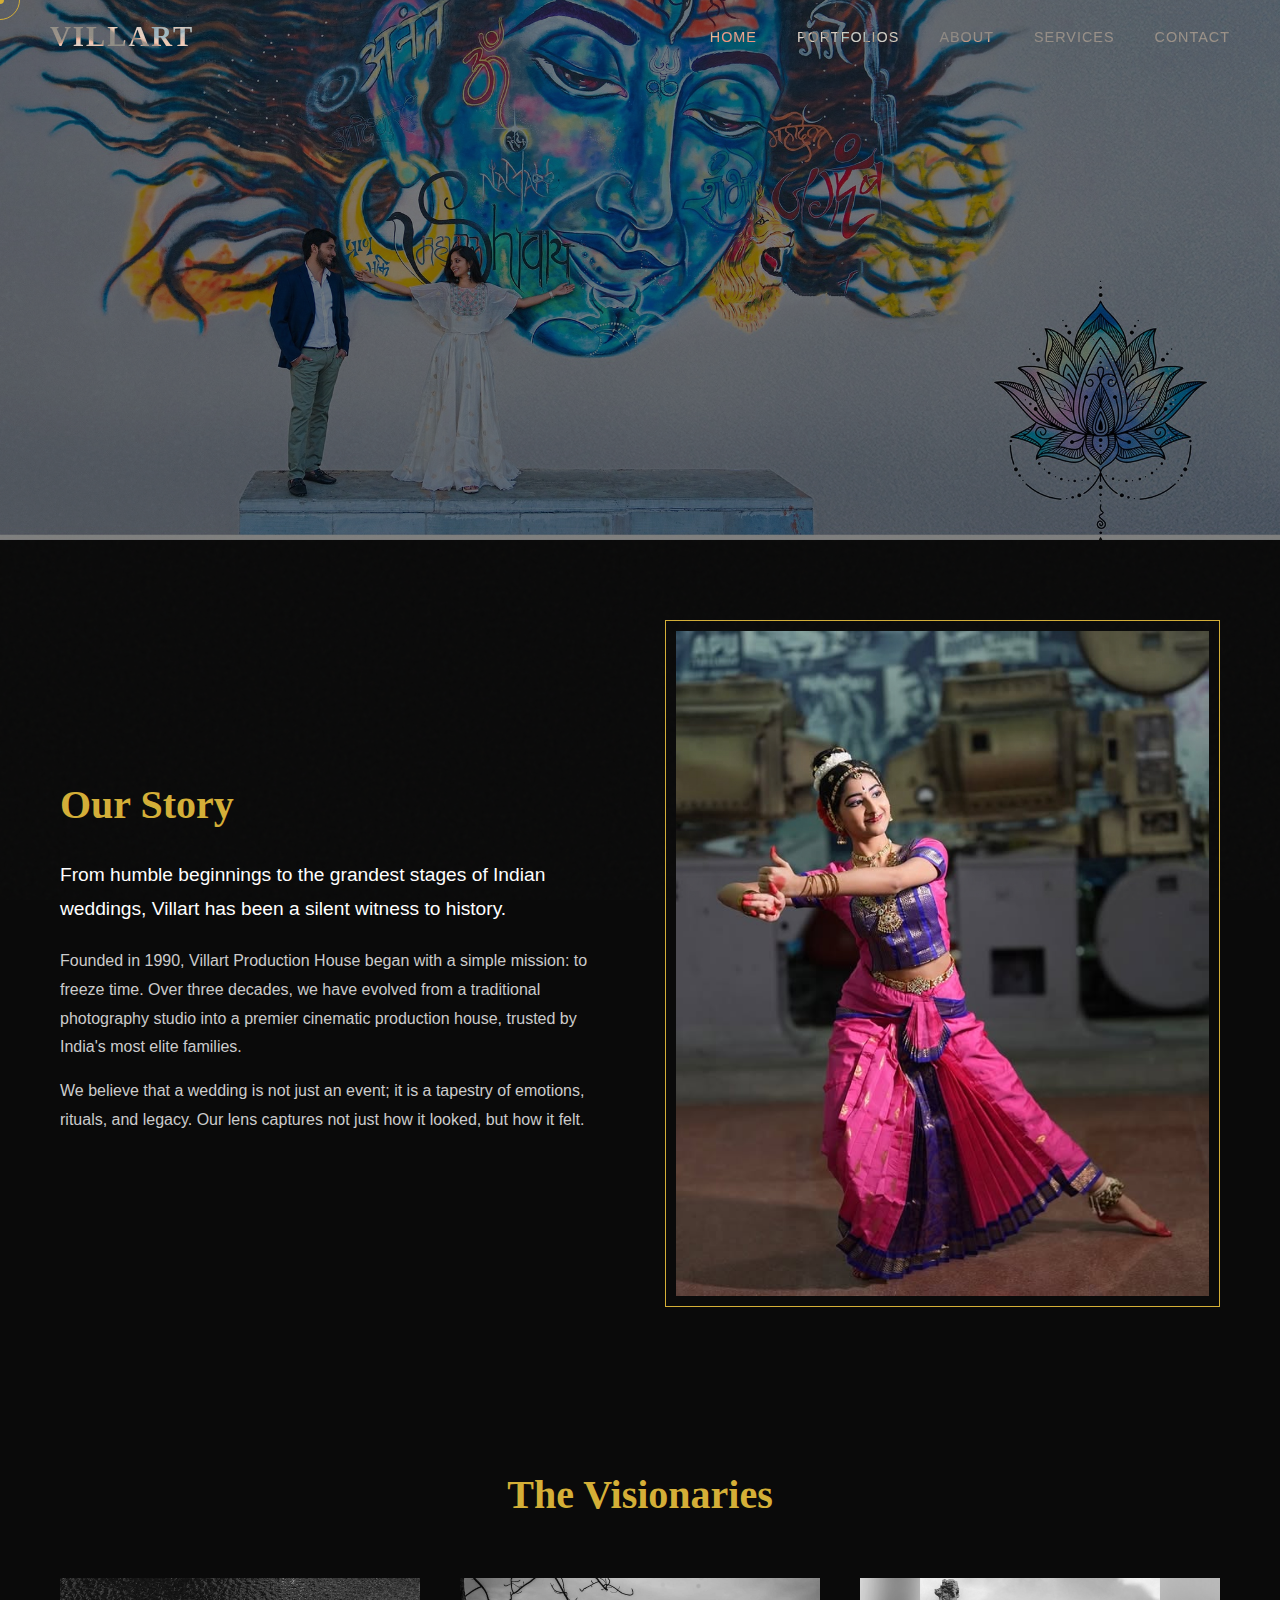
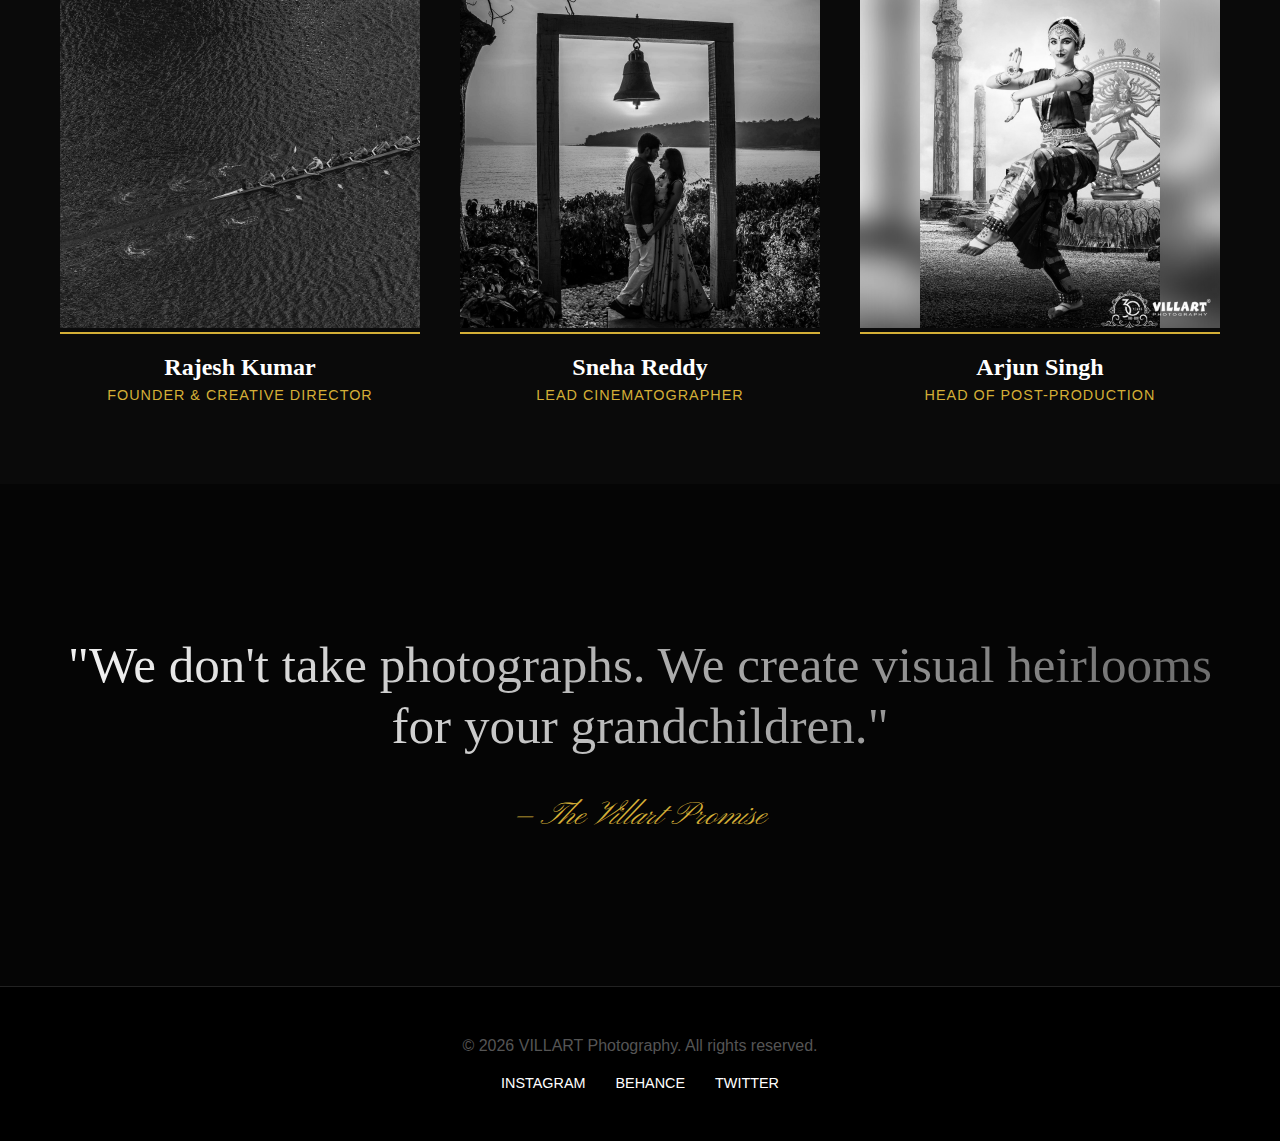
<file: index3/about.html>
<!doctype html>
<html lang="en">
  <head>
    <meta charset="UTF-8" />
    <meta name="viewport" content="width=device-width, initial-scale=1.0" />
    <title>About Us | VILLART Photography</title>
    <link rel="preconnect" href="https://fonts.googleapis.com" />
    <link rel="preconnect" href="https://fonts.gstatic.com" crossorigin />
    <link
      href="https://fonts.googleapis.com/css2?family=Cinzel:wght@400;700&family=Montserrat:wght@300;400;600&family=Italiana&family=Pinyon+Script&display=swap"
      rel="stylesheet"
    />
    <link rel="stylesheet" href="style.css" />
  </head>
  <body>
    <!-- Custom Cursor -->
    <div class="cursor-dot"></div>
    <div class="cursor-outline"></div>

    <!-- Navigation -->
    <nav>
      <div class="logo">VILLART</div>
      <ul class="nav-links">
        <li><a href="index.html">Home</a></li>
        <li><a href="portfolio.html">Portfolios</a></li>
        <li><a href="about.html" class="active">About</a></li>
        <li><a href="services.html">Services</a></li>
        <li><a href="contact.html">Contact</a></li>
      </ul>
      <div class="menu-toggle">
        <span class="bar"></span>
        <span class="bar"></span>
        <span class="bar"></span>
      </div>
    </nav>

    <!-- Page Header/Hero -->
    <section class="page-hero" style="background-image: url('images/331294421_957926028458520_2419969326987510883_n.jpg');">
        <div class="page-hero-overlay"></div>
        <div class="page-hero-content">
            <h1>The Villart Legacy</h1>
            <p>Documenting Opulence Since 1990</p>
        </div>
    </section>

    <!-- The Story -->
    <section class="content-section about-story">
        <div class="container">
            <div class="row">
                <div class="col-text" data-aos="fade-up">
                    <h2 class="section-title">Our Story</h2>
                    <p class="lead">From humble beginnings to the grandest stages of Indian weddings, Villart has been a silent witness to history.</p>
                    <p>Founded in 1990, Villart Production House began with a simple mission: to freeze time. Over three decades, we have evolved from a traditional photography studio into a premier cinematic production house, trusted by India's most elite families.</p>
                    <p>We believe that a wedding is not just an event; it is a tapestry of emotions, rituals, and legacy. Our lens captures not just how it looked, but how it felt.</p>
                </div>
                <div class="col-image" data-aos="fade-up">
                    <img src="images/462660720_1253796969369803_4690794799303450226_n..jpg" alt="Villart History">
                </div>
            </div>
        </div>
    </section>

    <!-- The Visionaries / Team -->
    <section class="content-section team-section">
        <div class="container">
            <h2 class="section-title center">The Visionaries</h2>
            <div class="team-grid">
                <!-- Team Member 1 -->
                <div class="team-card">
                    <div class="team-img">
                        <img src="images/560542513_18385399624181553_1336539889338774350_n.jpg" alt="Lead Photographer">
                    </div>
                    <div class="team-info">
                        <h3>Rajesh Kumar</h3>
                        <span>Founder & Creative Director</span>
                    </div>
                </div>
                <!-- Team Member 2 -->
                <div class="team-card">
                    <div class="team-img">
                        <img src="images/couple -goa.jpg" alt="Cinematographer">
                    </div>
                    <div class="team-info">
                        <h3>Sneha Reddy</h3>
                        <span>Lead Cinematographer</span>
                    </div>
                </div>
                 <!-- Team Member 3 -->
                 <div class="team-card">
                    <div class="team-img">
                        <img src="images/danceing.jpg" alt="Editor">
                    </div>
                    <div class="team-info">
                        <h3>Arjun Singh</h3>
                        <span>Head of Post-Production</span>
                    </div>
                </div>
            </div>
        </div>
    </section>

    <!-- Philosophy -->
    <section class="cinematic-quote">
        <div class="quote-text">
            <span>"We don't take photographs. We create visual heirlooms for your grandchildren."</span>
            <cite>— The Villart Promise</cite>
        </div>
    </section>

    <!-- Footer -->
    <footer>
        <p>&copy; 2026 VILLART Photography. All rights reserved.</p>
        <div class="social-links">
            <a href="#">Instagram</a>
            <a href="#">Behance</a>
            <a href="#">Twitter</a>
        </div>
    </footer>

    <script src="script.js"></script>
  </body>
</html>
</file>
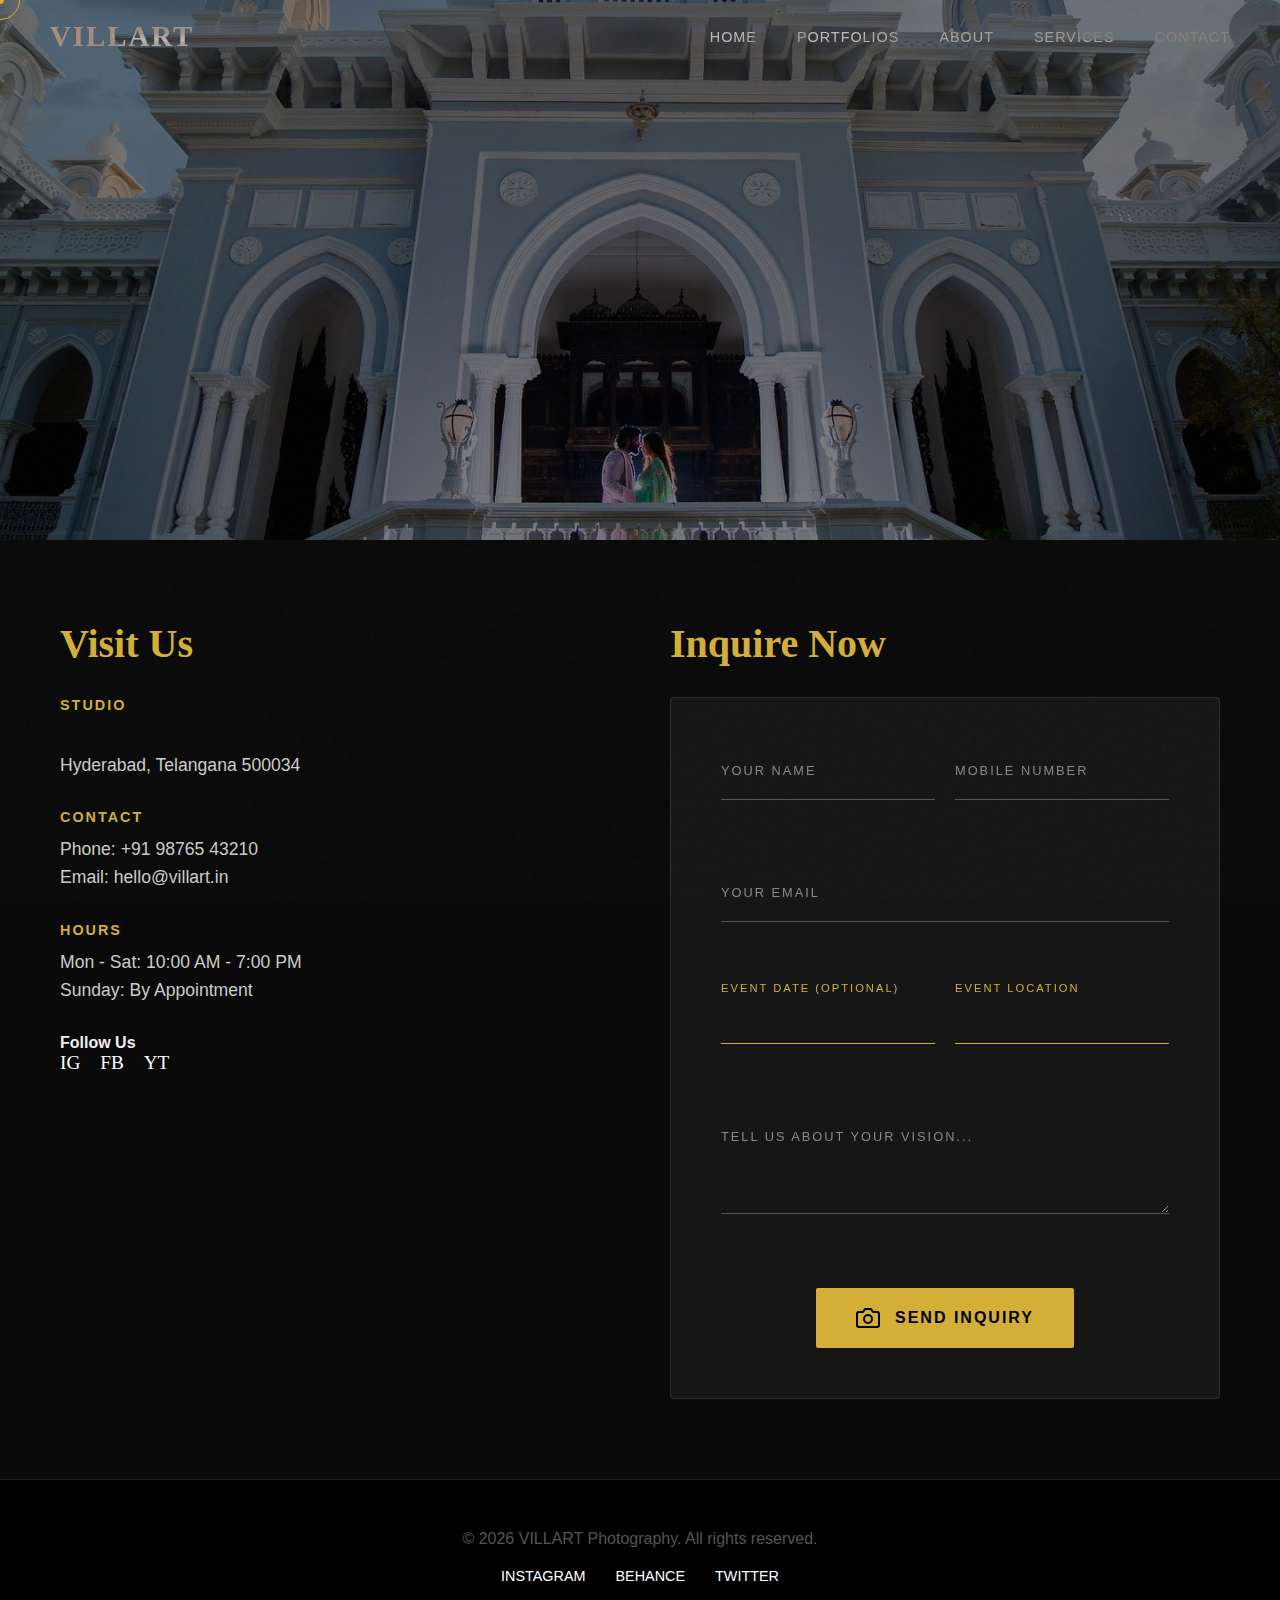
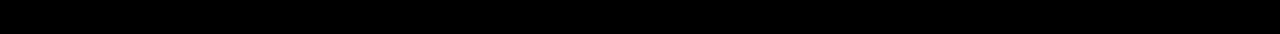
<file: index3/contact.html>
<!doctype html>
<html lang="en">
  <head>
    <meta charset="UTF-8" />
    <meta name="viewport" content="width=device-width, initial-scale=1.0" />
    <title>Contact Us | VILLART Photography</title>
    <link rel="preconnect" href="https://fonts.googleapis.com" />
    <link rel="preconnect" href="https://fonts.gstatic.com" crossorigin />
    <link
      href="https://fonts.googleapis.com/css2?family=Cinzel:wght@400;700&family=Montserrat:wght@300;400;600&family=Italiana&family=Pinyon+Script&display=swap"
      rel="stylesheet"
    />
    <link rel="stylesheet" href="style.css" />
  </head>
  <body>
    <!-- Custom Cursor -->
    <div class="cursor-dot"></div>
    <div class="cursor-outline"></div>

    <!-- Navigation -->
    <nav>
      <div class="logo">VILLART</div>
      <ul class="nav-links">
        <li><a href="index.html">Home</a></li>
        <li><a href="portfolio.html">Portfolios</a></li>
        <li><a href="about.html">About</a></li>
        <li><a href="services.html">Services</a></li>
        <li><a href="contact.html" class="active">Contact</a></li>
      </ul>
      <div class="menu-toggle">
        <span class="bar"></span>
        <span class="bar"></span>
        <span class="bar"></span>
      </div>
    </nav>
    
    <!-- Shutter Animation Overlay -->
    <div class="shutter-container" id="shutter">
      <div class="shutter-blade top-left"></div>
      <div class="shutter-blade top-right"></div>
      <div class="shutter-blade bottom-left"></div>
      <div class="shutter-blade bottom-right"></div>
      <div class="shutter-center">
        <div class="aperture"></div>
      </div>
    </div>

    <!-- Camera Flash Overlay -->
    <div id="camera-flash"></div>

    <!-- Page Header -->
    <section class="page-hero" style="background-image: url('images/falaknama palaca.jpg');">
        <div class="page-hero-overlay"></div>
        <div class="page-hero-content">
            <h1>Get In Touch</h1>
            <p>Let's Create Magic Together</p>
        </div>
    </section>

    <!-- Contact Content -->
    <section class="contact-page-section">
        <div class="container contact-wrapper">
            <!-- Contact Info -->
            <div class="contact-info-panel">
                <h2 class="section-title">Visit Us</h2>
                <div class="info-item">
                    <h4>Studio</h4>
                    <p><br>Hyderabad, Telangana 500034</p>
                </div>
                <div class="info-item">
                    <h4>Contact</h4>
                    <p>Phone: +91 98765 43210<br>Email: hello@villart.in</p>
                </div>
                <div class="info-item">
                    <h4>Hours</h4>
                    <p>Mon - Sat: 10:00 AM - 7:00 PM<br>Sunday: By Appointment</p>
                </div>
                <div class="social-connect">
                    <h4>Follow Us</h4>
                    <div class="social-icons">
                         <a href="#">IG</a>
                         <a href="#">FB</a>
                         <a href="#">YT</a>
                    </div>
                </div>
            </div>

            <!-- Contact Form -->
            <div class="contact-form-panel">
                <h2 class="section-title">Inquire Now</h2>
                <form class="contact-form" id="contactForm">
                    <div class="form-row">
                        <div class="input-group">
                            <input type="text" id="name" required>
                            <label for="name">Your Name</label>
                        </div>
                        <div class="input-group">
                            <input type="tel" id="mobile" required>
                            <label for="mobile">Mobile Number</label>
                        </div>
                    </div>
                    <div class="input-group">
                        <input type="email" id="email" required>
                        <label for="email">Your Email</label>
                    </div>
                    <div class="form-row">
                         <div class="input-group">
                            <input type="text" id="date">
                            <label for="date">Event Date (Optional)</label>
                        </div>
                         <div class="input-group">
                            <input type="text" id="location">
                            <label for="location">Event Location</label>
                        </div>
                    </div>
                    <div class="input-group">
                        <textarea id="message" required></textarea>
                        <label for="message">Tell us about your vision...</label>
                    </div>
                    <button type="submit" class="submit-btn">
                        <svg xmlns="http://www.w3.org/2000/svg" width="24" height="24" viewBox="0 0 24 24" fill="none" stroke="currentColor" stroke-width="2" stroke-linecap="round" stroke-linejoin="round" class="feather feather-camera"><path d="M23 19a2 2 0 0 1-2 2H3a2 2 0 0 1-2-2V8a2 2 0 0 1 2-2h4l2-3h6l2 3h4a2 2 0 0 1 2 2z"></path><circle cx="12" cy="13" r="4"></circle></svg>
                        <span>Send Inquiry</span>
                    </button>
                </form>
            </div>
        </div>
    </section>
    
    <!-- Polaroid Thank You Popup (Re-used) -->
    <div id="thankyou-popup" class="polaroid-popup">
        <div class="polaroid-frame">
            <span class="close-popup">&times;</span>
            <div class="polaroid-inner details-mode">
                <div class="submitted-details">
                    <p><strong>Name:</strong> <span id="pop-name"></span></p>
                    <p><strong>Email:</strong> <span id="pop-email"></span></p>
                    <p><strong>Mobile:</strong> <span id="pop-mobile"></span></p>
                    <p><strong>Vision:</strong> <span id="pop-message"></span></p>
                </div>
                <div class="developing-overlay"></div>
            </div>
            <div class="polaroid-caption">
                <h3>Inquiry Sent</h3>
                <p>We'll get back to you shortly.</p>
            </div>
        </div>
    </div>

    <!-- Footer -->
    <footer>
        <p>&copy; 2026 VILLART Photography. All rights reserved.</p>
        <div class="social-links">
            <a href="#">Instagram</a>
            <a href="#">Behance</a>
            <a href="#">Twitter</a>
        </div>
    </footer>

    <script src="script.js"></script>
  </body>
</html>
</file>
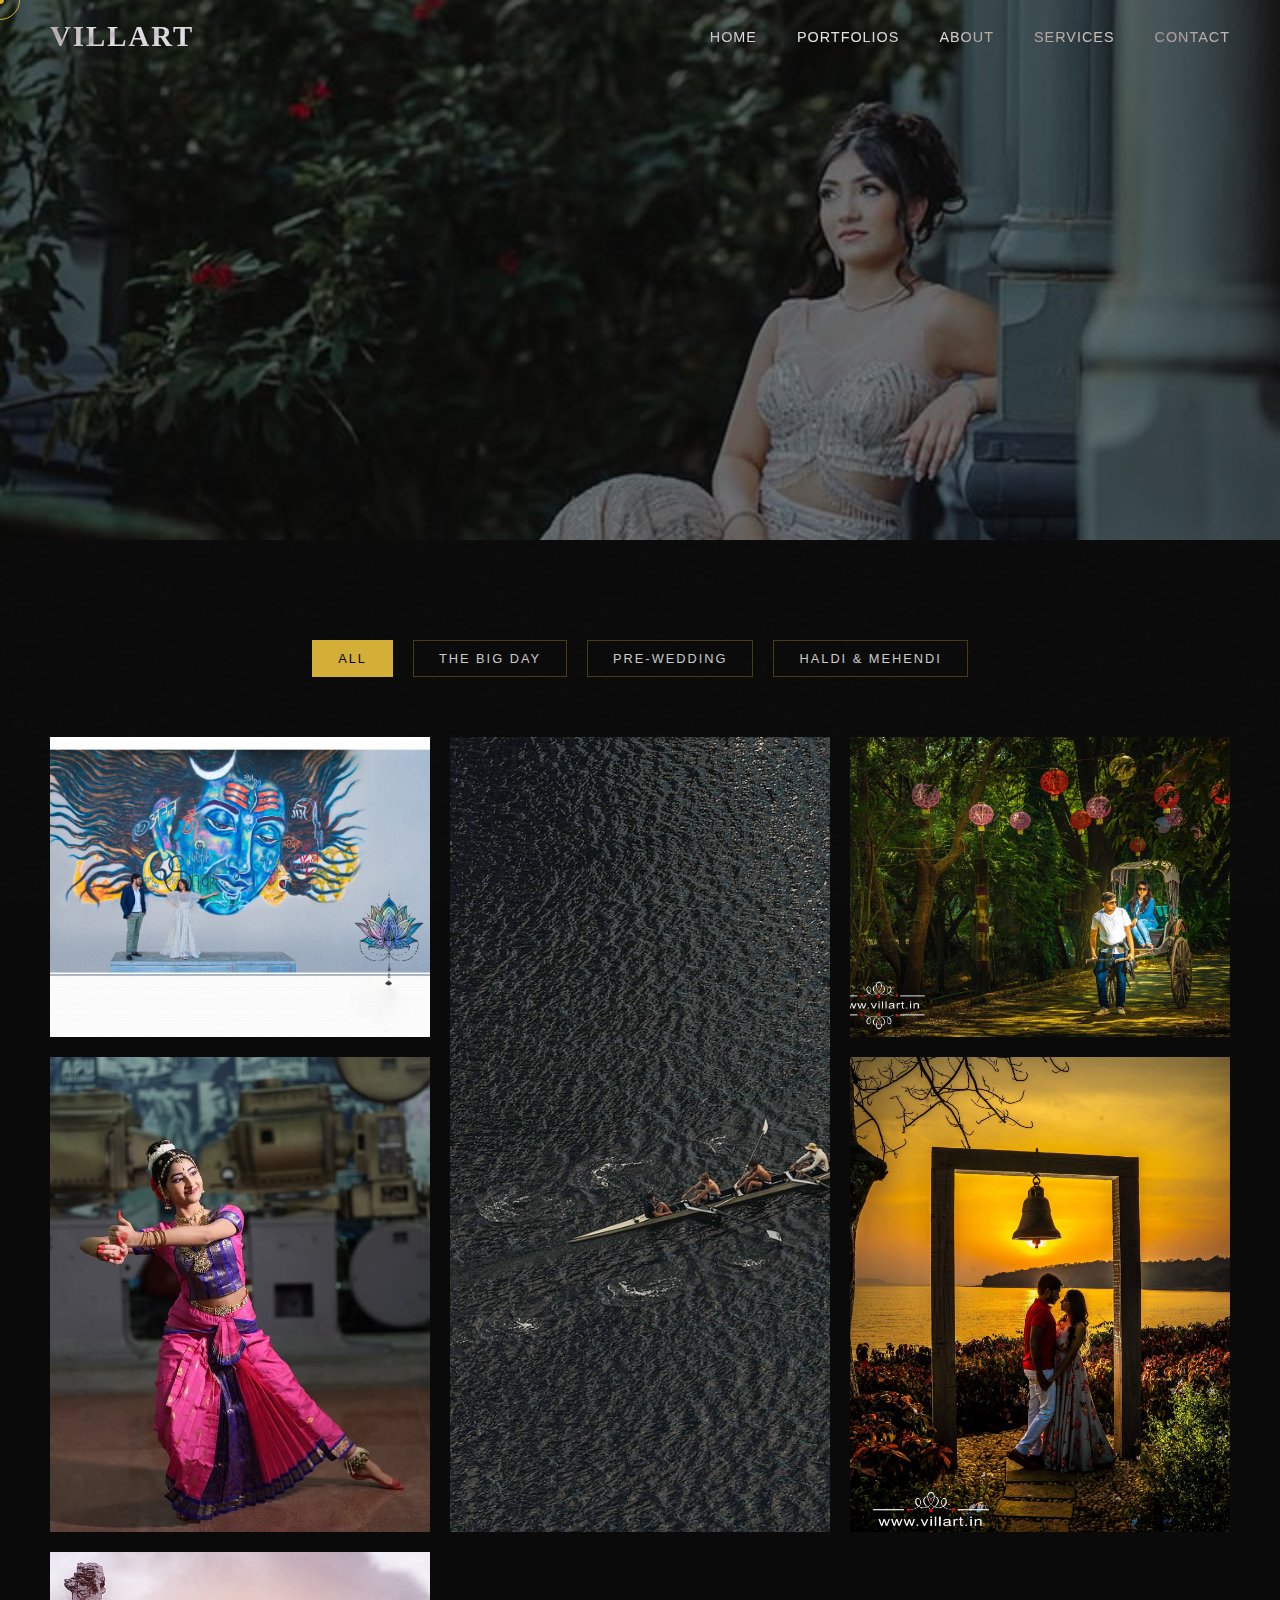
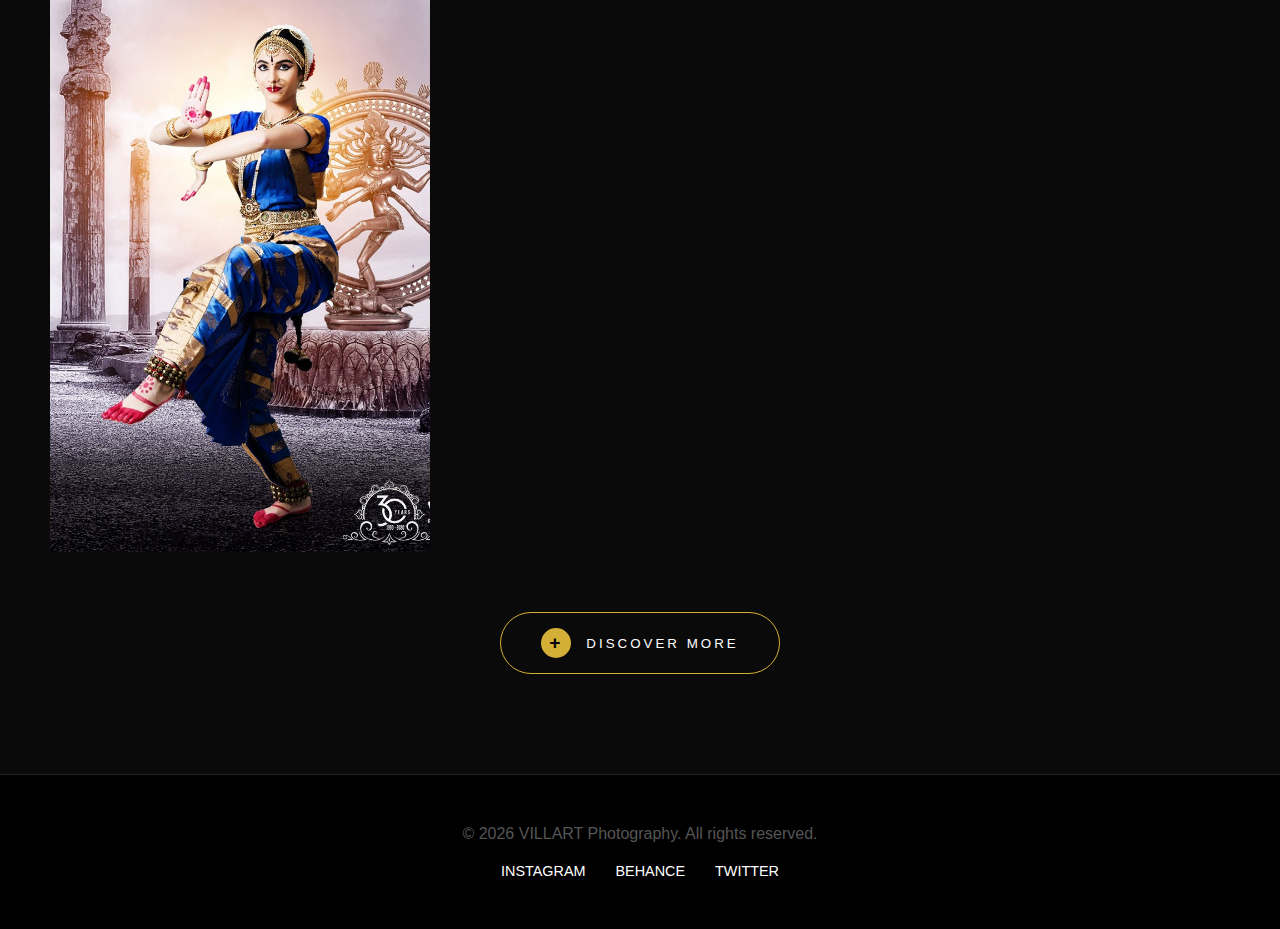
<file: index3/portfolio.html>
<!doctype html>
<html lang="en">
  <head>
    <meta charset="UTF-8" />
    <meta name="viewport" content="width=device-width, initial-scale=1.0" />
    <title>Portfolio | VILLART Photography</title>
    <link rel="preconnect" href="https://fonts.googleapis.com" />
    <link rel="preconnect" href="https://fonts.gstatic.com" crossorigin />
    <link
      href="https://fonts.googleapis.com/css2?family=Cinzel:wght@400;700&family=Montserrat:wght@300;400;600&family=Italiana&family=Pinyon+Script&display=swap"
      rel="stylesheet"
    />
    <link rel="stylesheet" href="style.css" />
  </head>
  <body>
    <!-- Custom Cursor -->
    <div class="cursor-dot"></div>
    <div class="cursor-outline"></div>

    <!-- Navigation -->
    <nav>
      <div class="logo">VILLART</div>
      <ul class="nav-links">
        <li><a href="index.html">Home</a></li>
        <li><a href="portfolio.html" class="active">Portfolios</a></li>
        <li><a href="about.html">About</a></li>
        <li><a href="services.html">Services</a></li>
        <li><a href="contact.html">Contact</a></li>
      </ul>
      <div class="menu-toggle">
        <span class="bar"></span>
        <span class="bar"></span>
        <span class="bar"></span>
      </div>
    </nav>
    
    <!-- Lightbox Modal -->
    <div id="lightbox" class="lightbox">
        <span class="close-lightbox">&times;</span>
        <img class="lightbox-content" id="lightbox-img">
        <div class="caption"></div>
    </div>

    <!-- Page Header -->
    <section class="page-hero" style="background-image: url('images/573477342_18388990447181553_3273664846797173142_n..jpg');">
        <div class="page-hero-overlay"></div>
        <div class="page-hero-content">
            <h1>Our Masterpieces</h1>
            <p>A Curated Collection of Love Stories</p>
        </div>
    </section>

    <!-- Gallery Section -->
    <section class="gallery-section">
      <div class="gallery-filters">
        <button class="filter-btn active" data-filter="all">All</button>
        <button class="filter-btn" data-filter="wedding">The Big Day</button>
        <button class="filter-btn" data-filter="pre-wedding">Pre-Wedding</button>
        <button class="filter-btn" data-filter="haldi">Haldi & Mehendi</button>
      </div>

      <div class="masonry-grid">
         <!-- Item 1 -->
         <div class="masonry-item" data-category="wedding">
            <img src="images/331294421_957926028458520_2419969326987510883_n.jpg" alt="Royal Wedding">
            <div class="item-overlay">
              <h4>Royal Union</h4>
            </div>
          </div>
          <!-- Item 2 -->
          <div class="masonry-item portrait" data-category="pre-wedding">
            <img src="images/560542513_18385399624181553_1336539889338774350_n.jpg" alt="Pre-Wedding">
            <div class="item-overlay">
              <h4>Timeless Love</h4>
            </div>
          </div>
          <!-- Item 3 -->
          <div class="masonry-item" data-category="haldi">
            <img src="images/choose-4.jpg" alt="Haldi Joy">
            <div class="item-overlay">
              <h4>Haldi Joy</h4>
            </div>
          </div>
          <!-- Item 4 -->
          <div class="masonry-item" data-category="wedding">
            <img src="images/462660720_1253796969369803_4690794799303450226_n..jpg" alt="The Bride">
            <div class="item-overlay">
              <h4>The Bride Details</h4>
            </div>
          </div>
          <!-- Item 5 -->
          <div class="masonry-item" data-category="pre-wedding">
            <img src="images/couple -goa.jpg" alt="Goa Sunset">
            <div class="item-overlay">
              <h4>Goa Sunset</h4>
            </div>
          </div>
          <!-- Item 6 -->
          <div class="masonry-item portrait" data-category="wedding">
            <img src="images/danceing.jpg" alt="Sangeet Dance">
            <div class="item-overlay">
              <h4>Sangeet Night</h4>
            </div>
          </div>
          <!-- Item 7 -->
          <div class="masonry-item" data-category="wedding">
            <img src="images/falaknama palaca.jpg" alt="Falaknuma Palace">
            <div class="item-overlay">
              <h4>Royal Venue</h4>
            </div>
          </div>
          <!-- Item 8 -->
          <div class="masonry-item" data-category="haldi">
            <img src="images/haldi.jpg" alt="Turmeric Glow">
            <div class="item-overlay">
              <h4>Turmeric Glow</h4>
            </div>
          </div>
          <!-- Item 9 -->
          <div class="masonry-item" data-category="pre-wedding">
            <img src="images/lake.jpg" alt="Lake Romance">
            <div class="item-overlay">
              <h4>Lake Romance</h4>
            </div>
          </div>
          <!-- Item 10 -->
          <div class="masonry-item" data-category="wedding">
            <img src="images/380748951_284188131081848_8273531264612274183_n.jpg" alt="Golden Hour">
            <div class="item-overlay">
              <h4>Golden Hour</h4>
            </div>
          </div>
          <!-- Item 11 -->
          <div class="masonry-item portrait" data-category="haldi">
            <img src="images/573477342_18388990447181553_3273664846797173142_n..jpg" alt="Haldi Celebration">
            <div class="item-overlay">
              <h4>Celebration</h4>
            </div>
          </div>
          <!-- Item 12 -->
          <div class="masonry-item" data-category="wedding">
            <img src="images/323179378_714459396650106_733436599180110455_n..jpg" alt="The Vow">
            <div class="item-overlay">
              <h4>The Vow</h4>
            </div>
          </div>
          <!-- Item 13 -->
          <div class="masonry-item" data-category="wedding">
            <img src="images/462660720_1253796969369803_4690794799303450226_n..jpg" alt="Mandap Details">
            <div class="item-overlay">
              <h4>Mandap Details</h4>
            </div>
          </div>
          <!-- Item 14 -->
          <div class="masonry-item" data-category="haldi">
            <img src="images/462697824_858142433121612_2114814869817494720_n..jpg" alt="Rituals">
            <div class="item-overlay">
              <h4>Rituals</h4>
            </div>
          </div>
          <!-- Item 15 (New) -->
          <div class="masonry-item" data-category="wedding">
            <img src="images/534590671_18421486624101213_3160708559675378795_n..jpg" alt="Elegance">
            <div class="item-overlay">
              <h4>Elegance</h4>
            </div>
          </div>
          <!-- Item 16 (New) -->
           <div class="masonry-item" data-category="pre-wedding">
            <img src="images/381182102_304511885611682_9140619120440877140_n..jpg" alt="Vintage Love">
            <div class="item-overlay">
              <h4>Vintage Love</h4>
            </div>
          </div>
      </div>

      <!-- Load More Button -->
      <div class="load-more-container">
          <button id="loadMoreBtn" class="load-more-btn">
              <span class="circle-icon">+</span>
              <span class="text">Discover More</span>
          </button>
      </div>
    </section>

    <!-- Footer -->
    <footer>
        <p>&copy; 2026 VILLART Photography. All rights reserved.</p>
        <div class="social-links">
            <a href="#">Instagram</a>
            <a href="#">Behance</a>
            <a href="#">Twitter</a>
        </div>
    </footer>

    <script src="script.js"></script>
  </body>
</html>
</file>
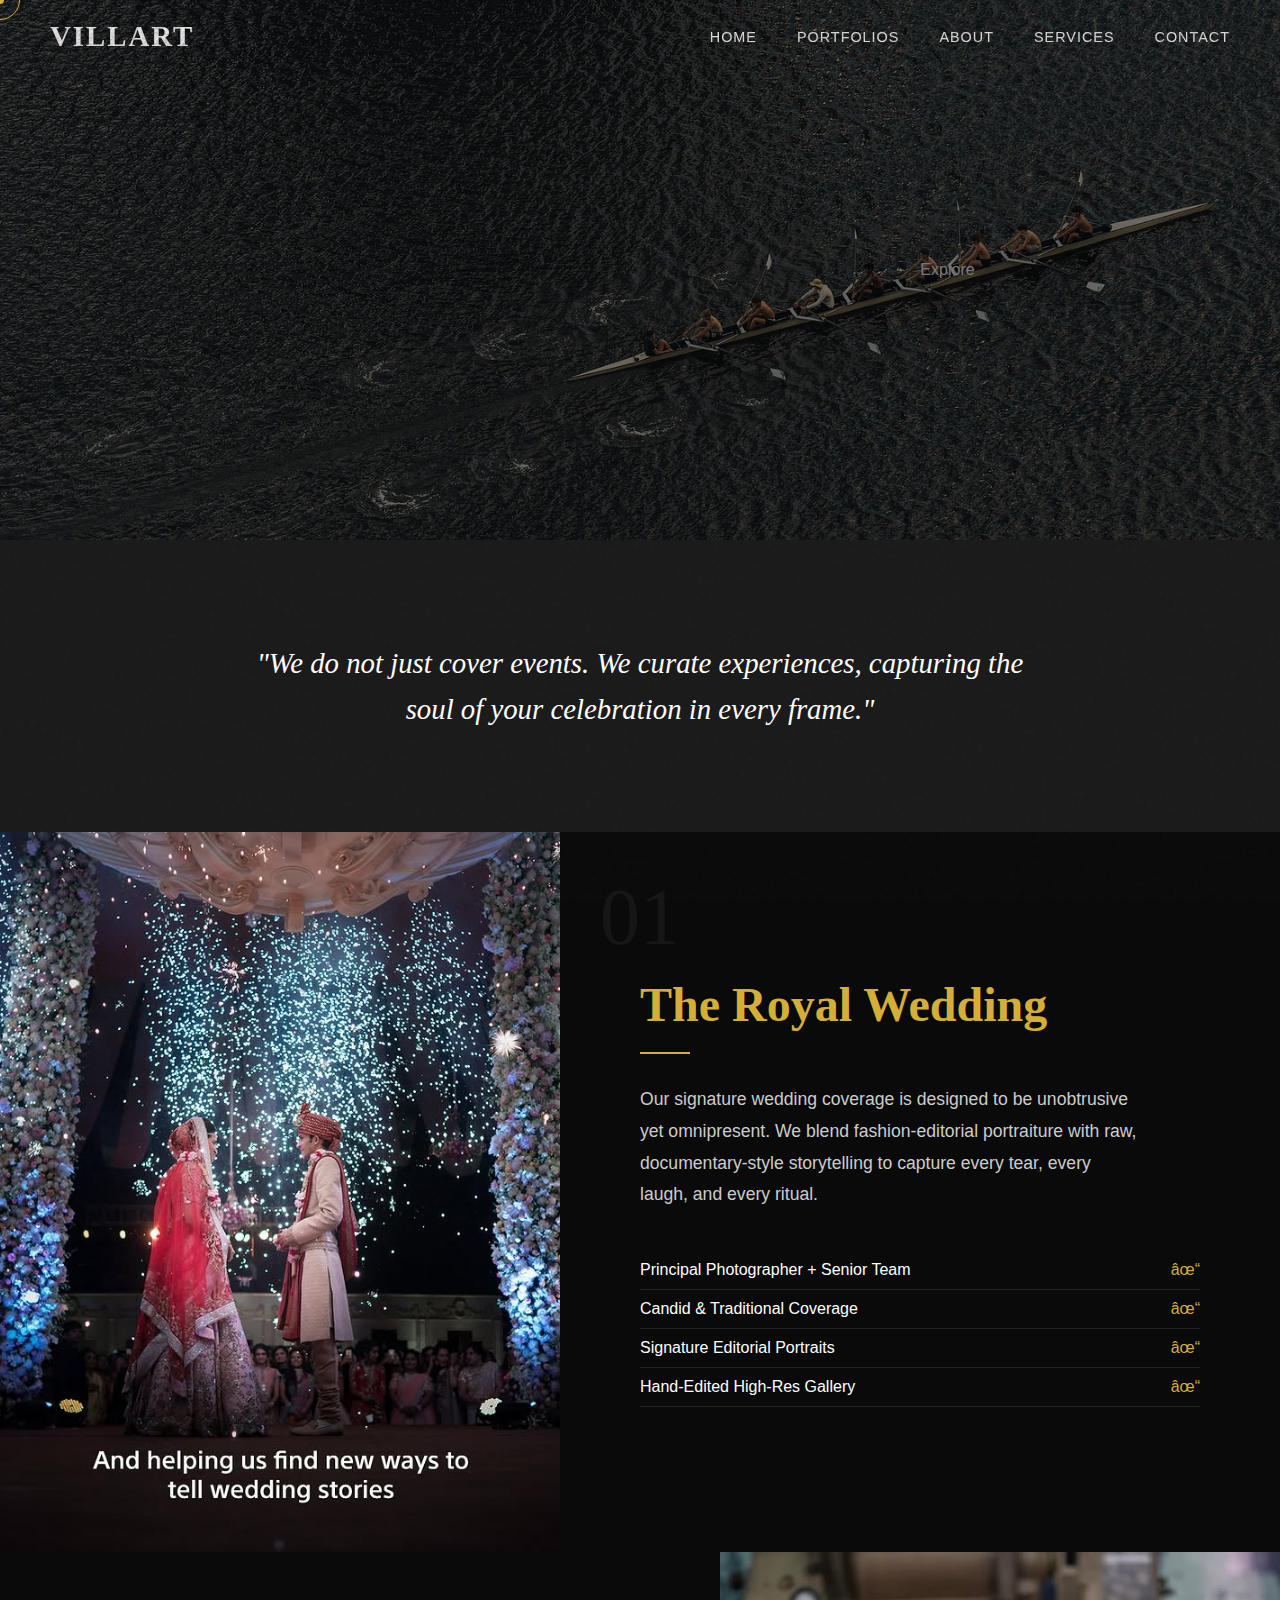
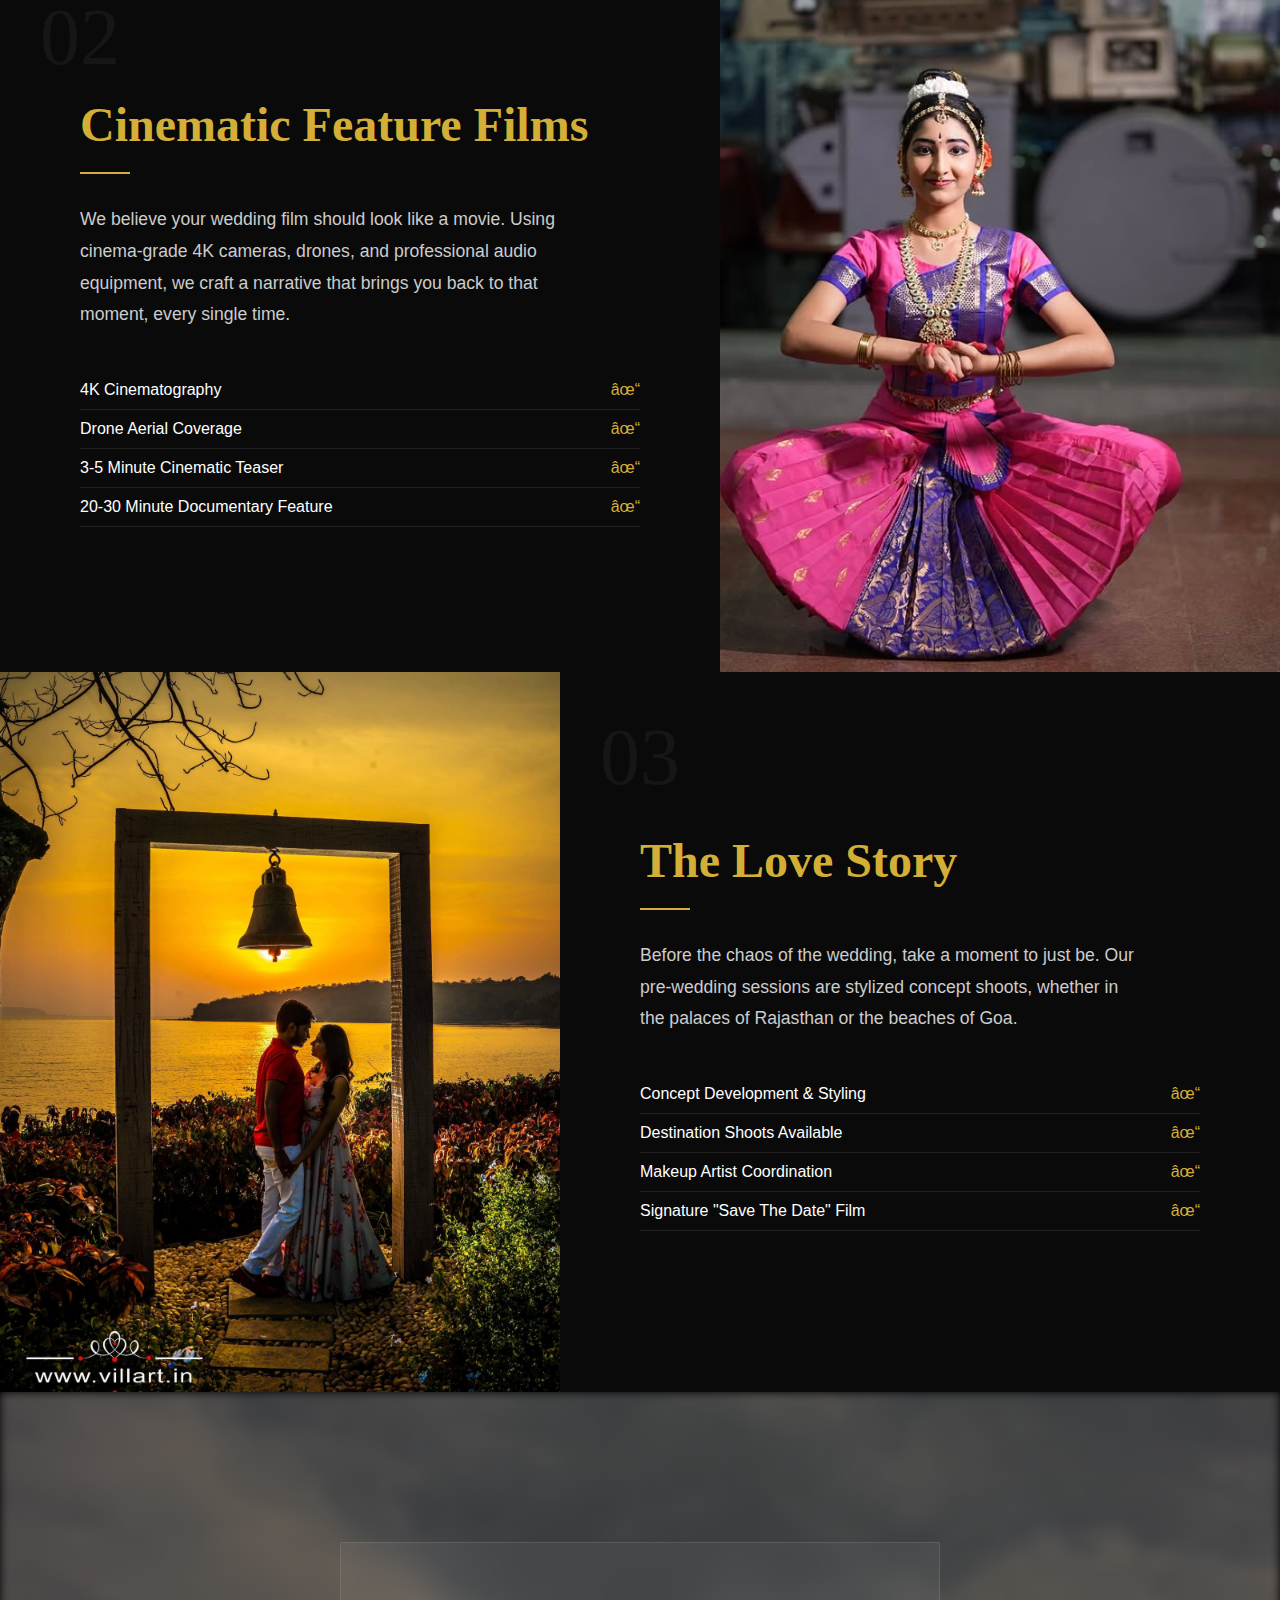
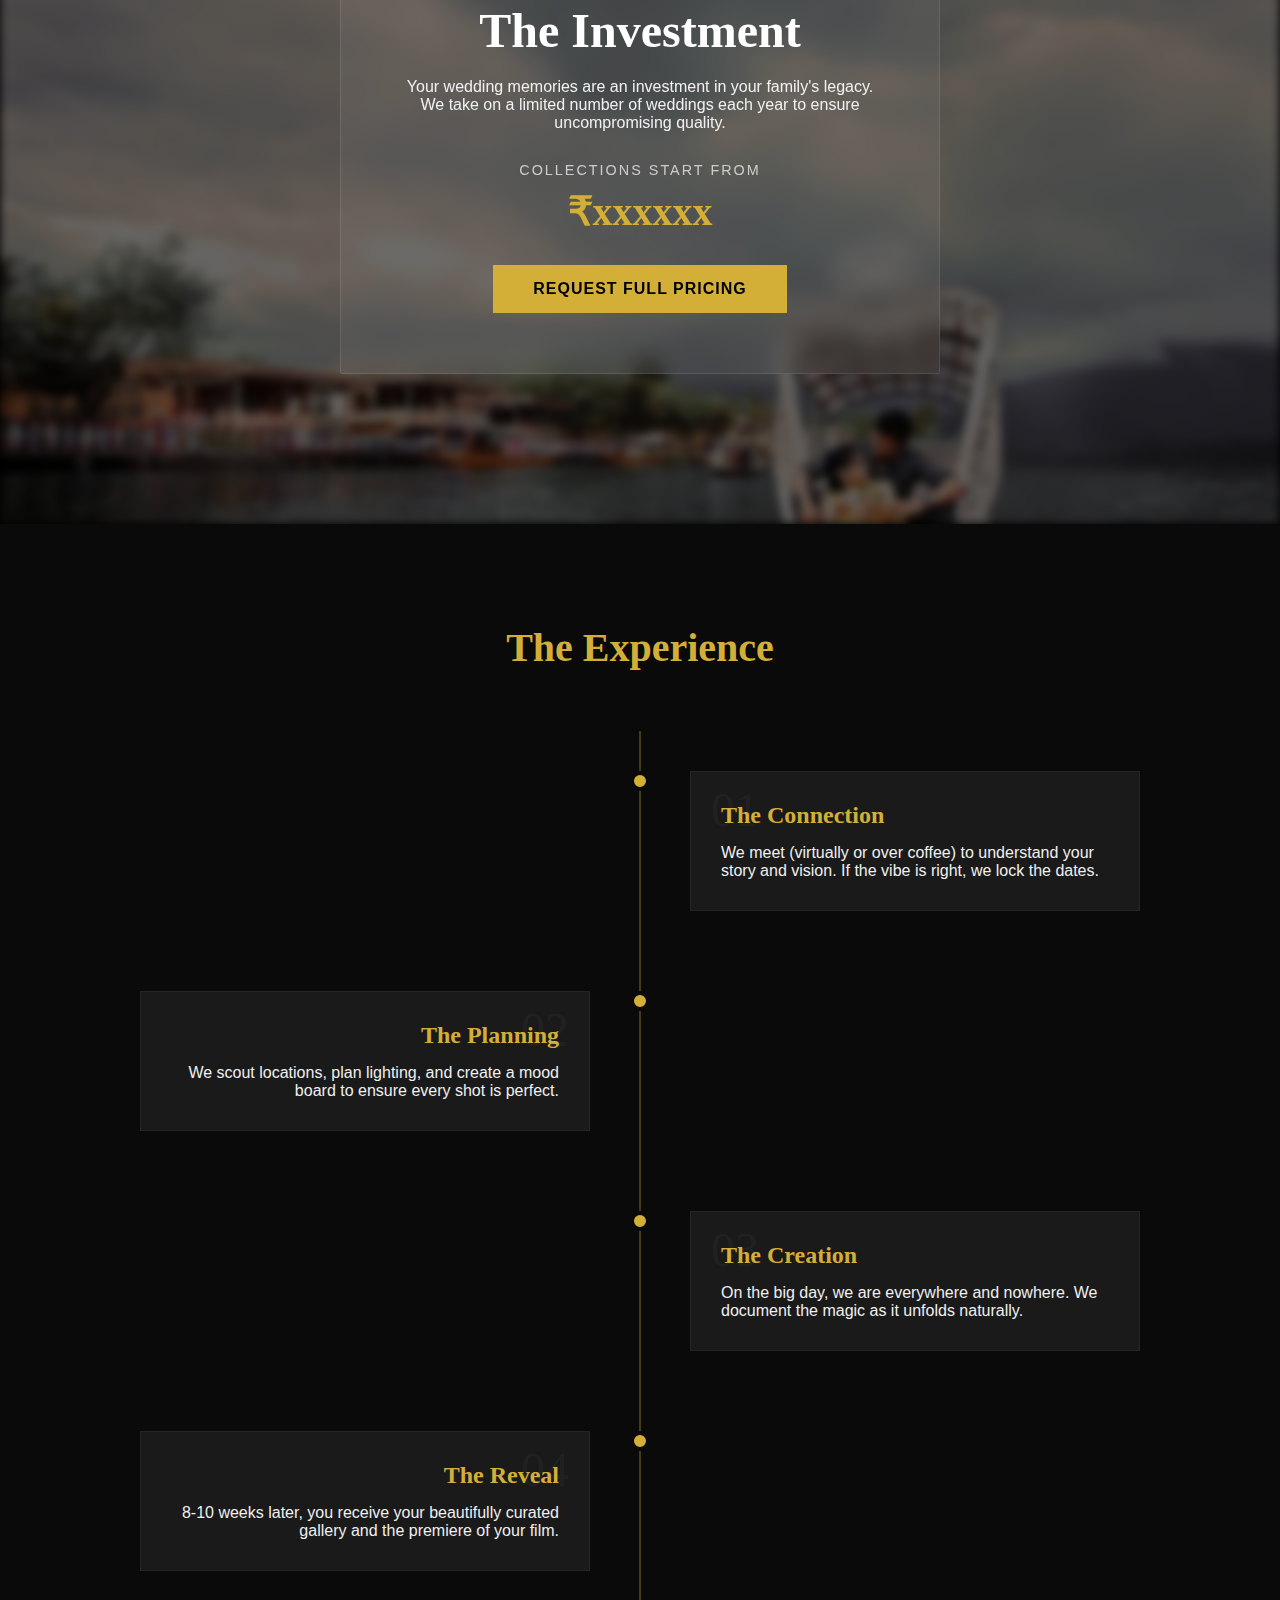
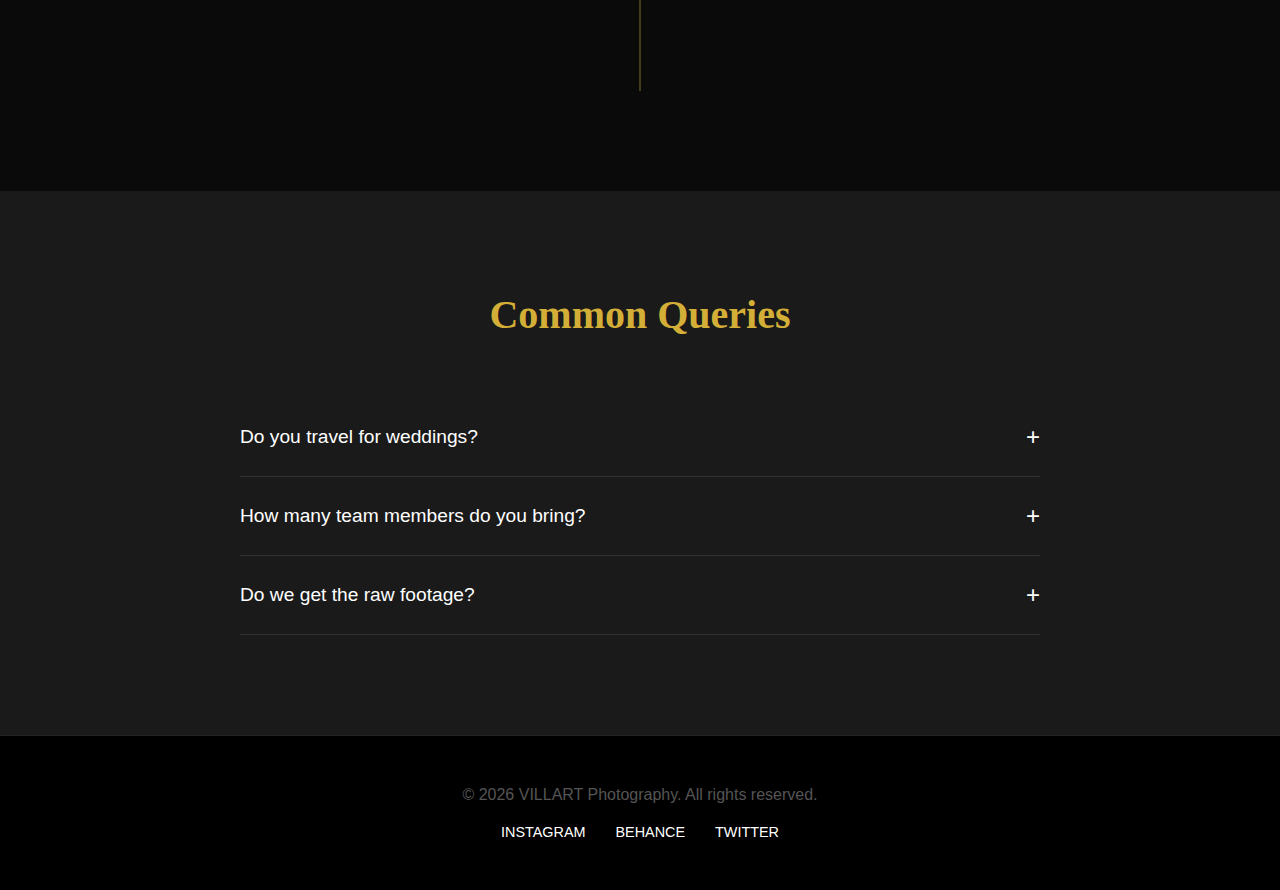
<file: index3/services.html>
<!doctype html>
<html lang="en">
  <head>
    <meta charset="UTF-8" />
    <meta name="viewport" content="width=device-width, initial-scale=1.0" />
    <title>Services | VILLART Photography</title>
    <link rel="preconnect" href="https://fonts.googleapis.com" />
    <link rel="preconnect" href="https://fonts.gstatic.com" crossorigin />
    <link
      href="https://fonts.googleapis.com/css2?family=Cinzel:wght@400;700&family=Montserrat:wght@300;400;600&family=Italiana&family=Pinyon+Script&display=swap"
      rel="stylesheet"
    />
    <link rel="stylesheet" href="style.css" />
  </head>
  <body>
    <!-- Custom Cursor -->
    <div class="cursor-dot"></div>
    <div class="cursor-outline"></div>

    <!-- Navigation -->
    <nav>
      <div class="logo">VILLART</div>
      <ul class="nav-links">
        <li><a href="index.html">Home</a></li>
        <li><a href="portfolio.html">Portfolios</a></li>
        <li><a href="about.html">About</a></li>
        <li><a href="services.html" class="active">Services</a></li>
        <li><a href="contact.html">Contact</a></li>
      </ul>
      <div class="menu-toggle">
        <span class="bar"></span>
        <span class="bar"></span>
        <span class="bar"></span>
      </div>
    </nav>

    <!-- Page Hero - Parallax Reveal -->
    <section class="page-hero parallax-hero" style="background-image: url('images/560542513_18385399624181553_1336539889338774350_n.jpg');">
        <div class="page-hero-overlay"></div>
        <div class="page-hero-content">
            <span class="hero-subtitle">The Art of Documentation</span>
            <h1>Services & Investment</h1>
            <p>Crafting Visual Heirlooms for Generations</p>
        </div>
        <div class="scroll-down-indicator">
            <span>Explore</span>
            <div class="line"></div>
        </div>
    </section>

    <!-- Introductory Quote -->
    <section class="intro-quote-section">
        <div class="container">
            <blockquote>"We do not just cover events. We curate experiences, capturing the soul of your celebration in every frame."</blockquote>
        </div>
    </section>

    <!-- Cinematic Services Split Layout -->
    <section class="services-split-container">
        
        <!-- Service 1: Wedding -->
        <div class="service-split">
            <div class="split-image reveal-image">
                <img src="images/534590671_18421486624101213_3160708559675378795_n..jpg" alt="Wedding Photography">
            </div>
            <div class="split-content reveal-text">
                <span class="service-number">01</span>
                <h2>The Royal Wedding</h2>
                <div class="service-divider"></div>
                <p>Our signature wedding coverage is designed to be unobtrusive yet omnipresent. We blend fashion-editorial portraiture with raw, documentary-style storytelling to capture every tear, every laugh, and every ritual.</p>
                <ul class="premium-list">
                    <li>Principal Photographer + Senior Team</li>
                    <li>Candid & Traditional Coverage</li>
                    <li>Signature Editorial Portraits</li>
                    <li>Hand-Edited High-Res Gallery</li>
                </ul>
            </div>
        </div>

        <!-- Service 2: Films -->
        <div class="service-split reverse">
            <div class="split-image reveal-image">
                <img src="images/462697824_858142433121612_2114814869817494720_n..jpg" alt="Cinematic Films">
            </div>
            <div class="split-content reveal-text">
                <span class="service-number">02</span>
                <h2>Cinematic Feature Films</h2>
                <div class="service-divider"></div>
                <p>We believe your wedding film should look like a movie. Using cinema-grade 4K cameras, drones, and professional audio equipment, we craft a narrative that brings you back to that moment, every single time.</p>
                <ul class="premium-list">
                    <li>4K Cinematography</li>
                    <li>Drone Aerial Coverage</li>
                    <li>3-5 Minute Cinematic Teaser</li>
                    <li>20-30 Minute Documentary Feature</li>
                </ul>
            </div>
        </div>

        <!-- Service 3: Pre-Wedding -->
        <div class="service-split">
             <div class="split-image reveal-image">
                <img src="images/couple -goa.jpg" alt="Pre-Wedding">
            </div>
            <div class="split-content reveal-text">
                <span class="service-number">03</span>
                <h2>The Love Story</h2>
                <div class="service-divider"></div>
                <p>Before the chaos of the wedding, take a moment to just be. Our pre-wedding sessions are stylized concept shoots, whether in the palaces of Rajasthan or the beaches of Goa.</p>
                <ul class="premium-list">
                    <li>Concept Development & Styling</li>
                    <li>Destination Shoots Available</li>
                    <li>Makeup Artist Coordination</li>
                    <li>Signature "Save The Date" Film</li>
                </ul>
            </div>
        </div>

    </section>

    <!-- The Investment / Pricing Teaser -->
    <section class="investment-teaser">
        <div class="investment-bg" style="background-image: url('images/381182102_304511885611682_9140619120440877140_n..jpg');"></div>
        <div class="investment-overlay"></div>
        <div class="investment-card">
            <h3>The Investment</h3>
            <p>Your wedding memories are an investment in your family's legacy. We take on a limited number of weddings each year to ensure uncompromising quality.</p>
            <div class="price-tag">
                <span>Collections Start From</span>
                <strong>₹xxxxxx</strong>
            </div>
            <a href="contact.html" class="gold-cta-btn">Request Full Pricing</a>
        </div>
    </section>

    <!-- The Process Timeline -->
    <section class="process-timeline-section">
        <div class="container">
            <h2 class="section-title center">The Experience</h2>
            <div class="timeline-container">
                <div class="timeline-line"></div>
                
                <div class="timeline-item">
                    <div class="timeline-dot"></div>
                    <div class="timeline-content">
                        <span class="step-num">01</span>
                        <h4>The Connection</h4>
                        <p>We meet (virtually or over coffee) to understand your story and vision. If the vibe is right, we lock the dates.</p>
                    </div>
                </div>

                <div class="timeline-item">
                    <div class="timeline-dot"></div>
                    <div class="timeline-content">
                        <span class="step-num">02</span>
                        <h4>The Planning</h4>
                        <p>We scout locations, plan lighting, and create a mood board to ensure every shot is perfect.</p>
                    </div>
                </div>

                <div class="timeline-item">
                    <div class="timeline-dot"></div>
                    <div class="timeline-content">
                        <span class="step-num">03</span>
                        <h4>The Creation</h4>
                        <p>On the big day, we are everywhere and nowhere. We document the magic as it unfolds naturally.</p>
                    </div>
                </div>

                <div class="timeline-item">
                    <div class="timeline-dot"></div>
                    <div class="timeline-content">
                        <span class="step-num">04</span>
                        <h4>The Reveal</h4>
                        <p>8-10 weeks later, you receive your beautifully curated gallery and the premiere of your film.</p>
                    </div>
                </div>
            </div>
        </div>
    </section>

    <!-- FAQ Accordion (Clean) -->
    <section class="faq-accordion-section">
        <div class="container">
            <h2 class="section-title center">Common Queries</h2>
            <div class="accordion">
                <div class="accordion-item">
                    <button class="accordion-header">
                        Do you travel for weddings? <span class="icon">+</span>
                    </button>
                    <div class="accordion-content">
                        <p>Absolutely. We are based in Hyderabad but document love stories globally, from Udaipur to Tuscany.</p>
                    </div>
                </div>
                <div class="accordion-item">
                    <button class="accordion-header">
                        How many team members do you bring? <span class="icon">+</span>
                    </button>
                    <div class="accordion-content">
                        <p>A typical wedding team consists of 2-3 traditional photographers, 2-3 cinematographers, and a drone operator.</p>
                    </div>
                </div>
                <div class="accordion-item">
                    <button class="accordion-header">
                        Do we get the raw footage? <span class="icon">+</span>
                    </button>
                    <div class="accordion-content">
                        <p>We deliver a fully edited, color-graded final product. Raw footage can be purchased separately if required.</p>
                    </div>
                </div>
            </div>
        </div>
    </section>

    <!-- Footer -->
    <footer>
        <p>&copy; 2026 VILLART Photography. All rights reserved.</p>
        <div class="social-links">
            <a href="#">Instagram</a>
            <a href="#">Behance</a>
            <a href="#">Twitter</a>
        </div>
    </footer>

    <script src="script.js"></script>
    <script>
        // Inline script for Accordion to ensure it works immediately
        const accordions = document.querySelectorAll('.accordion-header');
        accordions.forEach(acc => {
            acc.addEventListener('click', function() {
                this.classList.toggle('active');
                const content = this.nextElementSibling;
                if (content.style.maxHeight) {
                    content.style.maxHeight = null;
                } else {
                    content.style.maxHeight = content.scrollHeight + "px";
                }
            });
        });
    </script>
  </body>
</html>
</file>
<file: index3/style.css>
/* Reset & Variables */
:root {
  --bg-color: #0a0a0a;
  --text-color: #f0f0f0;
  --accent-color: #d4af37; /* Gold */
  --secondary-color: #1a1a1a;
  --font-heading: 'Akaya Kanadaka', cursive; /* elegant calligraphic headings */
  --font-body: 'Josefin Sans', sans-serif; /* clean sans-serif body text */
  --font-script: 'Pinyon Script', cursive; /* kept for accents */
  --transition-speed: 0.6s;
}

* {
  margin: 0;
  padding: 0;
  box-sizing: border-box;
}

body {
  background-color: var(--bg-color);
  color: var(--text-color);
  font-family: var(--font-body);
  overflow-x: hidden;
  cursor: none; /* Hide default cursor for custom one */
}

/* Film Grain Overlay */
body::after {
    content: "";
    position: fixed;
    top: 0;
    left: 0;
    width: 100%;
    height: 100%;
    pointer-events: none;
    z-index: 9000;
    background-image: url("data:image/svg+xml,%3Csvg viewBox='0 0 200 200' xmlns='http://www.w3.org/2000/svg'%3E%3Cfilter id='noiseFilter'%3E%3CfeTurbulence type='fractalNoise' baseFrequency='0.85' numOctaves='3' stitchTiles='stitch'/%3E%3C/filter%3E%3Crect width='100%25' height='100%25' filter='url(%23noiseFilter)' opacity='0.05'/%3E%3C/svg%3E");
    opacity: 0.4;
}

/* Custom Cursor */
.cursor-dot,
.cursor-outline {
  position: fixed;
  top: 0;
  left: 0;
  transform: translate(-50%, -50%);
  border-radius: 50%;
  pointer-events: none;
  z-index: 10005;
}

.cursor-dot {
  width: 8px;
  height: 8px;
  background-color: var(--accent-color);
}

.cursor-outline {
  width: 40px;
  height: 40px;
  border: 1px solid var(--accent-color);
  transition:
    width 0.2s,
    height 0.2s,
    background-color 0.2s;
}

body:hover .cursor-outline {
  opacity: 1;
}

/* Shutter Animation Overlay */
.shutter-container {
  position: fixed;
  top: 0;
  left: 0;
  width: 100%;
  height: 100%;
  z-index: 1000;
  pointer-events: none;
  display: flex;
  justify-content: center;
  align-items: center;
  overflow: hidden;
}

.shutter-blade {
  position: absolute;
  background-color: #000;
  transition: all 1.2s cubic-bezier(0.645, 0.045, 0.355, 1);
  width: 50%;
  height: 50%;
}

.shutter-blade.top-left {
  top: 0;
  left: 0;
}
.shutter-blade.top-right {
  top: 0;
  right: 0;
}
.shutter-blade.bottom-left {
  bottom: 0;
  left: 0;
}
.shutter-blade.bottom-right {
  bottom: 0;
  right: 0;
}

.shutter-center {
  position: absolute;
  width: 100px;
  height: 100px;
  background: radial-gradient(circle, transparent 30%, #000 31%);
  z-index: 1001;
  border-radius: 50%;
  transition: transform 1.2s ease;
  transform: scale(0);
}

/* Active State for Shutter (Open) */
.shutter-open .shutter-blade.top-left {
  transform: translate(-100%, -100%);
}
.shutter-open .shutter-blade.top-right {
  transform: translate(100%, -100%);
}
.shutter-open .shutter-blade.bottom-left {
  transform: translate(-100%, 100%);
}
.shutter-open .shutter-blade.bottom-right {
  transform: translate(100%, 100%);
}
.shutter-open .shutter-center {
  transform: scale(5);
  opacity: 0;
}

/* Fallback: Force open after 3s if JS fails */
.shutter-container {
    animation: forceShutterOpen 0s forwards 3.5s;
}

@keyframes forceShutterOpen {
    to { pointer-events: none; opacity: 0; display: none; }
}

/* Navigation */
nav {
  position: fixed;
  top: 0;
  width: 100%;
  padding: 20px 50px;
  display: flex;
  justify-content: space-between;
  align-items: center;
  z-index: 100;
  mix-blend-mode: difference;
}

.logo {
  font-family: var(--font-heading);
  font-size: 1.8rem;
  font-weight: 700;
  color: var(--text-color);
  letter-spacing: 2px;
}

.nav-links {
  list-style: none;
  display: flex;
  gap: 40px;
}

.nav-links li a {
  text-decoration: none;
  color: var(--text-color);
  font-size: 0.9rem;
  text-transform: uppercase;
  letter-spacing: 1px;
  position: relative;
  transition: color 0.3s;
}

.nav-links li a::after {
  content: "";
  position: absolute;
  bottom: -5px;
  left: 0;
  width: 0;
  height: 1px;
  background-color: var(--accent-color);
  transition: width 0.3s;
}

.nav-links li a:hover {
  color: var(--accent-color);
}
.nav-links li a:hover::after {
  width: 100%;
}

/* Hero Section */
.hero {
  height: 100vh;
  position: relative;
  display: flex;
  justify-content: center;
  align-items: center;
  text-align: center;
  overflow: hidden;
}

/* Hero Slideshow - Stunning Update */
.hero-slideshow {
  position: absolute;
  top: 0;
  left: 0;
  width: 100%;
  height: 100%;
  z-index: -1;
  overflow: hidden;
  background: #000; /* Prevent white flashes */
}

.hero-slide {
  position: absolute;
  top: 0;
  left: 0;
  width: 100%;
  height: 100%;
  opacity: 0;
  transition: opacity 1s ease-in-out;
}

.hero-slide.active {
  opacity: 1;
  z-index: 1;
}

.slide-bg {
    position: absolute;
    top: 0;
    left: 0;
    width: 100%;
    height: 100%;
    background-size: cover;
    background-position: center top; /* Focus on faces/top of image */
    transform: scale(1);
    filter: brightness(0.85) contrast(1.1); /* Brighter, more pop */
}

/* Aggressive Ken Burns */
.hero-slide.active .slide-bg {
    animation: cinematicZoom 8s infinite alternate cubic-bezier(0.25, 0.46, 0.45, 0.94);
}

@keyframes cinematicZoom {
    0% { transform: scale(1) translate(0, 0); }
    100% { transform: scale(1.25) translate(-3%, -2%); } /* More movement */
}

/* Slide Flash Transition + Gradient Overlay for Text Readability */
.hero-slide::after {
    content: '';
    position: absolute;
    top: 0; 
    left: 0;
    width: 100%; 
    height: 100%;
    /* Gradient: darker at bottom for text, clear at top/center for image */
    background: linear-gradient(to bottom, rgba(0,0,0,0.2), rgba(0,0,0,0.1) 60%, rgba(0,0,0,0.8));
    pointer-events: none;
    z-index: 1;
}

/* Optional Flash Effect on Change - reusing pseudo element would conflict with gradient. 
   Let's use a separate pseudo element for flash if needed, or just remove flash to keep it simple and clear.
   Removing flash to prioritize clarity as requested. */




/* Captions */
.slide-caption {
    position: absolute;
    bottom: 20%;
    left: 10%;
    color: #fff;
    z-index: 2;
    overflow: hidden;
}

.slide-caption h3 {
    font-family: var(--font-heading);
    font-size: 4rem;
    line-height: 1;
    margin-bottom: 0px;
    transform: translateY(100%);
    opacity: 0;
    color: var(--accent-color);
    text-shadow: 2px 2px 10px rgba(0,0,0,0.5);
}

.slide-caption p {
    font-family: var(--font-body);
    font-size: 1.2rem;
    letter-spacing: 5px;
    text-transform: uppercase;
    transform: translateY(20px);
    opacity: 0;
    margin-top: 10px;
}

/* Caption Animations */
.hero-slide.active .slide-caption h3 {
    animation: slideUpReveal 1.2s cubic-bezier(0.2, 1, 0.3, 1) forwards 0.5s;
}

.hero-slide.active .slide-caption p {
    animation: fadeInReveal 1s ease forwards 1s;
}

@keyframes slideUpReveal {
    to { transform: translateY(0); opacity: 1; }
}

@keyframes fadeInReveal {
    to { transform: translateY(0); opacity: 0.9; }
}

/* Mobile Tweaks for Captions */
@media (max-width: 768px) {
    .slide-caption h3 { font-size: 2.5rem; }
    .slide-caption p { font-size: 0.8rem; letter-spacing: 2px; }
}

@keyframes zoomIn {
  from {
    transform: scale(1.1);
  }
  to {
    transform: scale(1.2);
  }
}

.hero-content {
  opacity: 0;
  transform: translateY(30px);
  transition: all 1s ease 1.5s; /* Delay for shutter */
}

.shutter-open ~ .hero .hero-content {
  /* Show content after shutter opens */
  opacity: 1;
  transform: translateY(0);
}

.hero-title {
  font-family: var(--font-heading);
  font-size: 5rem;
  line-height: 1.1;
  margin-bottom: 20px;
  text-transform: uppercase;
}

.hero-subtitle {
  font-family: var(--font-heading);
  font-size: 2rem;
  letter-spacing: 5px;
  margin-bottom: 20px;
  color: var(--accent-color);
  text-transform: uppercase;
}

.hero-tagline {
  font-family: var(--font-body);
  font-size: 1.1rem;
  letter-spacing: 2px;
  margin-bottom: 50px;
  color: #ccc;
  font-style: italic;
}

.cta-btn {
  padding: 15px 40px;
  background: transparent;
  border: 1px solid var(--accent-color);
  color: var(--accent-color);
  font-family: var(--font-body);
  font-size: 1rem;
  cursor: pointer;
  transition: all 0.3s;
  text-transform: uppercase;
  letter-spacing: 2px;
}

.cta-btn:hover {
  background: var(--accent-color);
  color: #000;
}

/* Categories Section */
.categories {
  padding: 100px 50px;
  background-color: var(--bg-color);
}

.section-header h2 {
  font-family: var(--font-heading);
  font-size: 3rem;
  text-align: center;
  margin-bottom: 80px;
  color: var(--accent-color);
}

.category-grid {
  display: grid;
  grid-template-columns: repeat(auto-fit, minmax(300px, 1fr));
  gap: 20px;
}

.category-card {
  position: relative;
  height: 500px;
  overflow: hidden;
  cursor: pointer;
}

.category-card img {
  width: 100%;
  height: 100%;
  object-fit: cover;
  transition: transform 0.8s ease;
  filter: grayscale(100%);
}

.category-info {
  position: absolute;
  bottom: 0;
  left: 0;
  width: 100%;
  padding: 30px;
  background: linear-gradient(transparent, rgba(0, 0, 0, 0.9));
  transform: translateY(20px);
  opacity: 0;
  transition: all 0.5s ease;
}

.category-info h3 {
  font-family: var(--font-heading);
  font-size: 2rem;
  margin-bottom: 10px;
  color: #fff;
}

.category-info p {
  font-size: 1rem;
  color: var(--accent-color);
}

.category-card:hover img {
  transform: scale(1.1);
  filter: grayscale(0%);
}

.category-card:hover .category-info {
  transform: translateY(0);
  opacity: 1;
}

/* Villart Masterpieces (Gallery) - Premium Grid */
.gallery-section {
  padding: 100px 50px;
  background-color: var(--bg-color);
  background-image: none;
  box-shadow: none;
}

.section-subtitle {
    text-align: center;
    color: #888;
    margin-bottom: 40px;
    font-size: 1.1rem;
    font-style: italic;
    letter-spacing: 1px;
}

.gallery-filters {
    display: flex;
    justify-content: center;
    gap: 20px;
    margin-bottom: 60px;
    flex-wrap: wrap;
}

.filter-btn {
    padding: 10px 25px;
    border: 1px solid rgba(212, 175, 55, 0.3);
    background: transparent;
    color: #ccc;
    cursor: pointer;
    font-family: var(--font-body);
    transition: all 0.3s;
    text-transform: uppercase;
    font-size: 0.8rem;
    letter-spacing: 2px;
}

.filter-btn:hover, .filter-btn.active {
    background: var(--accent-color);
    color: #000;
}

.masonry-grid {
    display: grid;
    grid-template-columns: repeat(auto-fill, minmax(350px, 1fr));
    gap: 20px;
    grid-auto-flow: dense;
}

.masonry-item {
    position: relative;
    overflow: hidden;
    cursor: pointer;
    background-color: #1a0a0f;
    min-height: 300px;
    padding: 0;
    box-shadow: none;
    border-radius: 0;
    transform: none !important; /* Force reset rotation */
}

/* Remove Tape Effect */
.masonry-item::before {
    display: none;
}

.masonry-item:nth-child(n) { transform: none; }

.masonry-item:hover {
    z-index: 2;
}

.masonry-item img {
    width: 100%;
    height: 100%;
    object-fit: cover;
    display: block;
    border: none;
    transition: transform 0.8s ease;
}

.masonry-item:hover img {
    transform: scale(1.1);
}

.masonry-item.portrait {
    grid-row: span 2; 
    min-height: 600px;
}

/* Enhanced Content Highlight */
.item-overlay {
    position: absolute;
    bottom: 0;
    left: 0;
    width: 100%;
    padding: 30px 20px;
    background: linear-gradient(to top, #000 0%, rgba(0,0,0,0.8) 60%, transparent 100%);
    transform: translateY(100%);
    transition: transform 0.4s cubic-bezier(0.165, 0.84, 0.44, 1);
    text-align: left;
    display: flex;
    flex-direction: column;
    justify-content: flex-end;
    border-bottom: 4px solid var(--accent-color); /* Gold bottom bar */
}

.item-overlay h4 {
    color: #fff;
    font-family: var(--font-heading);
    font-size: 1.8rem;
    margin: 0 0 5px 0;
    font-weight: 400;
    transform: translateY(20px);
    opacity: 0;
    transition: all 0.4s ease 0.1s; /* Slight delay */
    text-shadow: 0 2px 10px rgba(0,0,0,0.5);
}

/* Category Label (pseudo element) */
.item-overlay::before {
    content: 'View Project';
    font-family: var(--font-body);
    font-size: 0.8rem;
    color: var(--accent-color);
    text-transform: uppercase;
    letter-spacing: 2px;
    margin-bottom: 5px;
    transform: translateY(20px);
    opacity: 0;
    transition: all 0.4s ease 0.2s;
    display: block;
}

.masonry-item:hover .item-overlay {
    transform: translateY(0);
}

.masonry-item:hover h4,
.masonry-item:hover .item-overlay::before {
    transform: translateY(0);
    opacity: 1;
}

/* Load More Button */
.load-more-container {
    text-align: center;
    margin-top: 60px;
}

.load-more-btn {
    background: transparent;
    border: 1px solid var(--accent-color);
    color: #fff;
    padding: 15px 40px;
    font-family: var(--font-body);
    text-transform: uppercase;
    letter-spacing: 3px;
    cursor: pointer;
    position: relative;
    overflow: hidden;
    transition: all 0.4s ease;
    display: inline-flex;
    align-items: center;
    gap: 15px;
    border-radius: 50px; /* Pill shape */
}

.load-more-btn .circle-icon {
    width: 30px;
    height: 30px;
    background: var(--accent-color);
    color: #000;
    border-radius: 50%;
    display: flex;
    justify-content: center;
    align-items: center;
    font-size: 1.2rem;
    font-weight: bold;
    transition: transform 0.4s ease;
}

.load-more-btn:hover {
    background: rgba(212, 175, 55, 0.1);
    padding-right: 50px; /* Slight expansion */
}

.load-more-btn:hover .circle-icon {
    transform: rotate(90deg);
}

.load-more-btn.hidden {
    display: none;
}
/* About Section */
.about {
    padding: 100px 50px;
    background-color: var(--secondary-color);
    display: flex;
    justify-content: center;
    align-items: center;
}

.about-content {
    display: flex;
    align-items: center;
    gap: 50px;
    max-width: 1200px;
    width: 100%;
}

.about-text {
    flex: 1;
}

.about-text h2 {
    font-family: var(--font-heading);
    font-size: 3rem;
    margin-bottom: 20px;
    color: var(--accent-color);
}

.about-text p {
    font-size: 1.1rem;
    line-height: 1.6;
    margin-bottom: 20px;
    color: #ccc;
}

.about-image {
    flex: 1;
    overflow: hidden;
    border: 1px solid var(--accent-color);
}

.about-image img {
    width: 100%;
    height: 100%;
    object-fit: cover;
    transition: transform 0.5s;
    filter: grayscale(50%);
}

.about-image:hover img {
    transform: scale(1.05);
    filter: grayscale(0%);
}

/* Mobile Menu Toggle Styling */
.menu-toggle {
    display: none;
    flex-direction: column;
    cursor: pointer;
    z-index: 200;
}

.bar {
    width: 30px;
    height: 2px;
    background-color: #fff;
    margin: 4px 0;
    transition: 0.4s;
}

/* Rotate bars to form X */
.menu-toggle.active .bar:nth-child(1) {
    transform: translateY(6px) rotate(45deg);
    background-color: var(--accent-color);
}

.menu-toggle.active .bar:nth-child(2) {
    opacity: 0;
}

.menu-toggle.active .bar:nth-child(3) {
    transform: translateY(-6px) rotate(-45deg);
    background-color: var(--accent-color);
}

/* Mobile Responsive Adjustments */
@media (max-width: 768px) {
    .about-content {
        flex-direction: column;
    }
    
    .hero-title { font-size: 3rem; }
    
    .menu-toggle { display: flex; }
    
    .nav-links {
        display: flex;
        position: fixed;
        top: 0;
        left: 0;
        width: 100%;
        height: 100vh;
        background-color: var(--bg-color);
        flex-direction: column;
        justify-content: center;
        align-items: center;
        transition: transform 0.3s ease-in-out;
        transform: translateY(-100%);
    }

    .nav-links.active {
        display: flex;
        transform: translateY(0);
    }
}

/* Lightbox */
.lightbox {
    display: none;
    position: fixed;
    z-index: 2000;
    padding-top: 60px;
    left: 0;
    top: 0;
    width: 100%;
    height: 100%;
    overflow: auto;
    background-color: rgba(0, 0, 0, 0.95);
}

.lightbox-content {
    margin: auto;
    display: block;
    width: 80%;
    max-width: 900px;
    max-height: 80vh;
    object-fit: contain;
    animation: zoomIn 0.6s;
}

.close-lightbox {
    position: absolute;
    top: 30px;
    right: 35px;
    color: #f1f1f1;
    font-size: 40px;
    font-weight: bold;
    transition: 0.3s;
    cursor: pointer;
}

.close-lightbox:hover,
.close-lightbox:focus {
    color: var(--accent-color);
    text-decoration: none;
    cursor: pointer;
}

.caption {
    margin: auto;
    display: block;
    width: 80%;
    max-width: 700px;
    text-align: center;
    color: #ccc;
    padding: 10px 0;
    height: 150px;
}

/* Contact Section */
.contact {
    padding: 100px 50px;
    background-color: var(--secondary-color);
    text-align: center;
}

.contact h2 {
    font-family: var(--font-heading);
    font-size: 3rem;
    margin-bottom: 20px;
    color: var(--accent-color);
}

.contact p {
    margin-bottom: 50px;
    color: #aaa;
}

.contact-form {
    max-width: 600px;
    margin: 0 auto;
    text-align: left;
}

.input-group {
    position: relative;
    margin-bottom: 40px;
}

.input-group input,
.input-group textarea {
    width: 100%;
    padding: 10px 0;
    font-size: 1rem;
    color: #fff;
    border: none;
    border-bottom: 1px solid #555;
    background: transparent;
    outline: none;
    transition: border-color 0.3s;
}

.input-group textarea {
    resize: vertical;
    min-height: 100px;
}

.input-group label {
    position: absolute;
    top: 10px;
    left: 0;
    font-size: 1rem;
    color: #777;
    pointer-events: none;
    transition: all 0.3s;
}

.input-group input:focus ~ label,
.input-group input:valid ~ label,
.input-group textarea:focus ~ label,
.input-group textarea:valid ~ label {
    top: -20px;
    font-size: 0.8rem;
    color: var(--accent-color);
}

.input-group input:focus,
.input-group textarea:focus {
    border-bottom-color: var(--accent-color);
}

.submit-btn {
    padding: 15px 50px;
    background: var(--accent-color);
    border: none;
    color: #000;
    font-family: var(--font-body);
    font-size: 1rem;
    font-weight: 600;
    cursor: pointer;
    text-transform: uppercase;
    letter-spacing: 1px;
    transition: background 0.3s, transform 0.3s;
}

.submit-btn:hover {
    background: #fff;
    transform: translateY(-5px);
}

/* Footer */
footer {
    padding: 50px;
    text-align: center;
    background-color: #000;
    border-top: 1px solid #222;
}

footer p {
    color: #555;
    margin-bottom: 20px;
}

.social-links {
    display: flex;
    justify-content: center;
    gap: 30px;
}

.social-links a {
    color: #fff;
    text-decoration: none;
    font-size: 0.9rem;
    text-transform: uppercase;
    transition: color 0.3s;
}

.social-links a:hover {
    color: var(--accent-color);
}

/* --- New Visual Overhaul Styles --- */

/* Services Reveal Section */
.services-reveal {
    display: flex;
    height: 100vh;
    overflow: hidden;
    position: relative;
    background: #000;
}

.service-item {
    flex: 1;
    position: relative;
    display: flex;
    flex-direction: column;
    justify-content: flex-end;
    padding: 60px;
    border-right: 1px solid rgba(255, 255, 255, 0.1);
    background-color: #1a1a1a; /* Fallback if image fails */
    transition: all 0.8s cubic-bezier(0.165, 0.84, 0.44, 1);
    cursor: pointer;
    background-image: var(--bg-url);
    background-size: cover;
    background-position: center;
    filter: grayscale(100%);
    /* Opacity handled in JS for safety */
}

.service-item::before {
    content: '';
    position: absolute;
    top: 0;
    left: 0;
    width: 100%;
    height: 100%;
    background: rgba(0,0,0,0.8);
    transition: background 0.8s ease;
    z-index: 1;
}

.service-item:hover {
    flex: 3; /* Expand on hover */
    filter: grayscale(0%);
}

.service-item:hover::before {
    background: rgba(0,0,0,0.2);
}

.service-title {
    font-family: var(--font-heading);
    font-size: 3rem; /* Starting size */
    color: #fff;
    position: relative;
    z-index: 2;
    transition: font-size 0.8s ease, color 0.3s;
    writing-mode: vertical-rl;
    transform: rotate(180deg);
    align-self: center;
    margin-bottom: auto;
    margin-top: auto;
    text-transform: uppercase;
    letter-spacing: 5px;
}

.service-item:hover .service-title {
    writing-mode: horizontal-tb;
    transform: rotate(0);
    font-size: 4rem;
    align-self: flex-start;
    margin-bottom: 20px;
    margin-top: 0;
    color: var(--accent-color);
}

.service-meta {
    font-family: var(--font-body);
    font-size: 1rem;
    color: #fff;
    z-index: 2;
    opacity: 0;
    transform: translateY(20px);
    transition: all 0.5s ease 0.3s;
}

.service-item:hover .service-meta {
    opacity: 1;
    transform: translateY(0);
}

/* Cinematic Quote */
.cinematic-quote {
    padding: 150px 50px;
    background-color: #050505;
    text-align: center;
    position: relative;
}

.quote-text span {
    font-family: var(--font-heading);
    font-size: 4vw;
    line-height: 1.2;
    display: block;
    margin-bottom: 40px;
    color: #fff;
    background: linear-gradient(45deg, #fff, #666);
    -webkit-background-clip: text;
    background-clip: text;
    -webkit-text-fill-color: transparent;
}

.quote-text cite {
    font-family: var(--font-script);
    font-size: 2rem;
    color: var(--accent-color);
}

/* Process: Film Strip */
.process-filmstrip {
    padding: 100px 50px;
    background-color: #111;
    overflow-x: hidden;
}

.film-strip-track {
    display: flex;
    gap: 0; /* Continuous strip */
    margin-top: 60px;
    flex-wrap: wrap; /* Or nowrap for horizontal scroll needed? Let's do staggered vertical/grid */
    justify-content: center;
    gap: 80px;
}

.film-frame {
    width: 350px;
    background: #000;
    padding: 15px 15px 40px 15px; /* Looks like Polaroid/Film */
    box-shadow: 0 20px 50px rgba(0,0,0,0.5);
    position: relative;
    transition: all 0.8s ease;
    /* Opacity handled in JS */
}

.film-frame:nth-child(even) {
    transform: translateY(60px); /* Staggere effect */
}

.film-frame:hover {
    transform: scale(1.05) rotate(-2deg);
    z-index: 10;
}

.film-frame:nth-child(even):hover {
    transform: translateY(60px) scale(1.05) rotate(2deg);
}

.frame-number {
    position: absolute;
    top: -30px;
    left: 0;
    font-family: var(--font-heading);
    font-size: 4rem;
    color: rgba(255,255,255,0.05);
    z-index: -1;
}

.frame-image img {
    width: 100%;
    height: 400px;
    object-fit: cover;
    filter: sepia(20%) contrast(1.1);
}

.frame-content {
    margin-top: 20px;
    text-align: center;
}

.frame-content h3 {
    font-family: var(--font-heading);
    font-size: 1.5rem;
    color: #fff;
    margin-bottom: 10px;
}

.frame-content p {
    font-size: 0.9rem;
    color: #888;
}

/* Testimonial Editorial */
.testimonial-editorial {
    display: flex;
    align-items: center;
    min-height: 80vh;
    background-color: #080808;
}

.editorial-image {
    flex: 1;
    height: 80vh;
}

.editorial-image img {
    width: 100%;
    height: 100%;
    object-fit: cover;
    filter: grayscale(100%);
}

.editorial-content {
    flex: 1;
    padding: 80px;
    position: relative;
}

.editorial-content blockquote {
    font-family: var(--font-heading);
    font-size: 3rem;
    line-height: 1.3;
    color: #fff;
    margin-bottom: 40px;
}

.editorial-content cite {
    font-family: var(--font-body);
    font-size: 1rem;
    text-transform: uppercase;
    letter-spacing: 2px;
    color: var(--accent-color);
    display: block;
    margin-bottom: 20px;
}

.signature {
    font-family: var(--font-script);
    font-size: 4rem;
    color: rgba(255,255,255,0.1);
    transform: rotate(-5deg);
}

/* Responsive Overhaul */
@media (max-width: 768px) {
    .services-reveal { flex-direction: column; }
    .service-item { border-right: none; border-bottom: 1px solid rgba(255,255,255,0.1); }
    .service-title { writing-mode: horizontal-tb; transform: none; font-size: 2rem; }
    .service-item:hover .service-title { margin-bottom: 10px; font-size: 2.5rem; }
    
    .film-frame:nth-child(even) { transform: none; }
    .film-strip-track { gap: 40px; }
    
    .testimonial-editorial { flex-direction: column; }
    .editorial-image { height: 40vh; width: 100%; }
    .editorial-content { padding: 40px; }
    .editorial-content blockquote { font-size: 1.8rem; }
    .editorial-content blockquote { font-size: 1.8rem; }
}

/* Animation States */
/* Cinematic Teaser */
.cinematic-teaser {
    position: relative;
    height: 90vh; /* Increased size */
    overflow: hidden;
    display: flex;
    justify-content: center;
    align-items: center;
    background: #000;
}

.video-bg-placeholder img {
    width: 100%;
    height: 100%;
    object-fit: cover;
    opacity: 0.6;
    transition: opacity 0.5s, transform 5s;
    transform: scale(1.1);
}

.cinematic-teaser:hover .video-bg-placeholder img {
    opacity: 0.4;
    transform: scale(1.0);
}

.video-overlay {
    position: absolute;
    z-index: 2;
    text-align: center;
}

.play-button {
    width: 80px;
    height: 80px;
    border: 2px solid #fff;
    border-radius: 50%;
    display: flex;
    justify-content: center;
    align-items: center;
    margin: 0 auto 20px;
    cursor: pointer;
    transition: all 0.3s;
    backdrop-filter: blur(5px);
}

.play-button span {
    font-size: 2rem;
    color: #fff;
    margin-left: 5px; /* Visual centering */
}

.play-button:hover {
    background: #fff;
    transform: scale(1.1);
}

.play-button:hover span {
    color: #000;
}

.video-overlay h2 {
    font-family: var(--font-heading);
    font-size: 3rem;
    color: #fff;
    margin-bottom: 10px;
}

.video-overlay p {
    font-family: var(--font-body);
    font-size: 1rem;
    letter-spacing: 3px;
    text-transform: uppercase;
    color: var(--accent-color);
}

/* Destinations (Horizontal Scroll) */
.destinations {
    padding: 100px 0;
    background-color: #0c0c0c;
    overflow: hidden;
}

.destination-scroll {
    display: flex;
    gap: 30px;
    padding: 0 50px;
    margin-top: 50px;
    overflow-x: auto;
    padding-bottom: 40px; /* Hide scrollbar visual if possible or space for it */
    scrollbar-width: thin;
    scrollbar-color: var(--accent-color) #222;
}

.destination-card {
    min-width: 350px;
    height: 500px;
    position: relative;
    border-radius: 200px 200px 0 0; /* Arch Window Shape */
    overflow: hidden;
    cursor: pointer;
    border: 1px solid rgba(255,255,255,0.1);
}

.destination-card img {
    width: 100%;
    height: 100%;
    object-fit: cover;
    transition: transform 1s ease;
}

.destination-card:hover img {
    transform: scale(1.1);
}

.dest-info {
    position: absolute;
    bottom: 0;
    left: 0;
    width: 100%;
    padding: 30px;
    background: linear-gradient(transparent, rgba(0,0,0,0.9));
    text-align: center;
}

.dest-info h3 {
    font-family: var(--font-heading);
    font-size: 2rem;
    color: #fff;
}

.dest-info span {
    color: var(--accent-color);
    font-size: 0.9rem;
    letter-spacing: 1px;
}

/* Press Section */
.press-section {
    padding: 60px 50px;
    text-align: center;
    background-color: #000;
    border-top: 1px solid #222;
}

.press-section p {
    font-family: var(--font-body);
    text-transform: uppercase;
    letter-spacing: 2px;
    color: #555;
    margin-bottom: 30px;
    font-size: 0.8rem;
}

.press-logos {
    display: flex;
    justify-content: center;
    gap: 60px;
    flex-wrap: wrap;
    align-items: center;
}

.press-logos span {
    font-family: 'Bodoni Moda', serif; /* Use a generic serif if not importing Bodoni, or fallback to Italiana */
    font-family: var(--font-heading);
    font-size: 1.5rem;
    color: #444;
    cursor: default;
    transition: color 0.3s;
}

.press-logos span:hover {
    color: #fff;
}

/* Responsive */
@media (max-width: 768px) {
    .video-overlay h2 { font-size: 2rem; }
    .destination-card { min-width: 280px; height: 400px; }
    .press-logos { gap: 30px; flex-direction: column; }
}
/* Contact Section Cinematic Update */
.contact {
    padding: 120px 50px;
    background: linear-gradient(rgba(0,0,0,0.8), rgba(0,0,0,0.8)), url('images/falaknama palaca.jpg'); /* Local Image Background */
    background-size: cover;
    background-position: center;
    background-attachment: fixed;
    color: #fff;
    text-align: center;
    position: relative;
    border-top: 1px solid rgba(255, 255, 255, 0.1);
}

.contact-container {
    max-width: 700px;
    margin: 0 auto;
    position: relative;
    z-index: 2;
}

.contact h2 {
    font-family: var(--font-heading);
    font-size: 3.5rem;
    color: var(--accent-color);
    margin-bottom: 20px;
    text-shadow: 0 4px 10px rgba(0,0,0,0.5);
}

.contact p {
    font-family: var(--font-body);
    font-size: 1.2rem;
    margin-bottom: 50px;
    color: #ccc;
    letter-spacing: 1px;
}

.contact-form {
    display: flex;
    flex-direction: column;
    gap: 30px;
    text-align: left;
    background: rgba(255,255,255,0.05); /* Glass effect */
    padding: 50px;
    border: 1px solid rgba(255,255,255,0.1);
    backdrop-filter: blur(10px);
    border-radius: 4px;
}

.input-group {
    position: relative;
}

.input-group input, 
.input-group textarea {
    width: 100%;
    padding: 15px 0;
    background: transparent;
    border: none;
    border-bottom: 1px solid #555;
    color: #fff;
    font-size: 1.1rem;
    font-family: var(--font-body);
    outline: none;
    transition: border-color 0.3s;
}

.input-group textarea {
    resize: vertical;
    min-height: 100px;
}

.input-group label {
    position: absolute;
    top: 15px;
    left: 0;
    color: #888;
    pointer-events: none;
    transition: all 0.3s ease;
    text-transform: uppercase;
    font-size: 0.8rem;
    letter-spacing: 2px;
}

.input-group input:focus,
.input-group input:valid,
.input-group textarea:focus,
.input-group textarea:valid {
    border-bottom-color: var(--accent-color);
}

.input-group input:focus + label,
.input-group input:valid + label,
.input-group textarea:focus + label,
.input-group textarea:valid + label {
    top: -10px;
    font-size: 0.7rem;
    color: var(--accent-color);
}

.submit-btn {
    padding: 18px 40px;
    background-color: var(--accent-color);
    color: #000;
    border: none;
    font-family: var(--font-body);
    text-transform: uppercase;
    letter-spacing: 2px;
    font-weight: 700;
    cursor: pointer;
    transition: all 0.3s;
    align-self: center;
    display: flex;
    align-items: center;
    gap: 15px;
    border-radius: 2px;
}

.submit-btn svg {
    width: 24px;
    height: 24px;
    transition: transform 0.3s;
}

.submit-btn:hover {
    background-color: #fff;
    transform: translateY(-2px);
    box-shadow: 0 5px 20px rgba(212, 175, 55, 0.4);
}

.submit-btn:hover svg {
    transform: scale(1.1);
}

/* Camera Flash Overlay */
#camera-flash {
    position: fixed;
    top: 0;
    left: 0;
    width: 100%;
    height: 100%;
    background: #fff;
    opacity: 0;
    pointer-events: none;
    z-index: 20000; /* Ensure it's above everything including lightbox/menu */
}

.flash-active {
    animation: cameraSnap 0.4s ease-out forwards;
}

@keyframes cameraSnap {
    0% { opacity: 0; }
    5% { opacity: 1; } /* Instant bright flash */
    100% { opacity: 0; } /* Fast fade out */
}

/* Polaroid Popup - Thank You */
.polaroid-popup {
    position: fixed;
    top: 0;
    left: 0;
    width: 100%;
    height: 100%;
    background: rgba(0,0,0,0.9);
    z-index: 10000;
    display: flex;
    justify-content: center;
    align-items: center;
    opacity: 0;
    pointer-events: none;
    transition: opacity 0.5s;
}

.polaroid-popup.active {
    opacity: 1;
    pointer-events: auto;
}

.polaroid-frame {
    background: #fff;
    padding: 20px 20px 90px 20px;
    width: 450px; /* Increased size */
    box-shadow: 0 20px 50px rgba(0,0,0,0.8);
    transform: rotate(-5deg) scale(0.8);
    opacity: 0;
    transition: all 0.8s cubic-bezier(0.175, 0.885, 0.32, 1.275);
    position: relative; /* For absolute pos of close btn */
}

.close-popup {
    position: absolute;
    top: 5px;
    right: 15px;
    font-size: 2.5rem;
    color: #888;
    cursor: pointer;
    z-index: 10;
    line-height: 1;
    transition: color 0.3s;
    font-family: Arial, sans-serif;
}

.close-popup:hover {
    color: #000;
}

.polaroid-popup.active .polaroid-frame {
    transform: rotate(-3deg) scale(1);
    opacity: 1;
}

.polaroid-inner {
    width: 100%;
    height: 350px;
    background: #111; /* Dark background for contrast */
    position: relative;
    overflow: hidden;
    display: flex;
    align-items: center;
    justify-content: center;
}

.polaroid-inner.details-mode {
    background: radial-gradient(circle at center, #222 0%, #000 100%);
    padding: 30px;
    text-align: left;
}

.submitted-details {
    width: 100%;
    color: #fff;
    font-family: var(--font-body);
    font-size: 1rem;
    position: relative;
    z-index: 2;
    opacity: 0;
    transition: opacity 2s ease 1s; /* Fade in like developing */
}

/* Developing Effect */
.polaroid-popup.active .submitted-details {
    opacity: 1;
}

.submitted-details p {
    margin-bottom: 15px;
    border-bottom: 1px dashed rgba(255,255,255,0.2);
    padding-bottom: 5px;
}

.submitted-details strong {
    color: var(--accent-color);
    text-transform: uppercase;
    font-size: 0.8rem;
    letter-spacing: 1px;
    display: block;
    margin-bottom: 2px;
}

.submitted-details span {
    font-style: italic;
    color: #eee;
}

.polaroid-inner img {
    display: none; /* Hide if still present */
}

.polaroid-caption {
    position: absolute;
    bottom: 20px;
    left: 0;
    width: 100%;
    text-align: center;
    color: #333;
}

.polaroid-caption h3 {
    font-family: var(--font-script);
    font-size: 2rem;
    margin: 0;
    opacity: 0;
    transform: translateY(10px);
    transition: all 0.5s ease 2s; /* Delay for reveal */
}

.polaroid-caption p {
    font-family: var(--font-body);
    font-size: 0.9rem;
    color: #666;
    margin-top: 5px;
    opacity: 0;
    transition: all 0.5s ease 2.5s;
}

.polaroid-popup.active h3,
.polaroid-popup.active p {
    opacity: 1;
    transform: translateY(0);
}

/* =========================================
   INNER PAGE STYLES
   ========================================= */

/* Global Container for Inner Pages */
.container {
    max-width: 1200px;
    margin: 0 auto;
    padding: 0 20px;
}

/* Page Hero Section */
.page-hero {
    position: relative;
    height: 60vh;
    display: flex;
    justify-content: center;
    align-items: center;
    background-size: cover;
    background-position: center;
    text-align: center;
    margin-bottom: 0px;
}

.page-hero-overlay {
    position: absolute;
    top: 0;
    left: 0;
    width: 100%;
    height: 100%;
    background: rgba(0, 0, 0, 0.5); /* Darken hero images */
}

.page-hero-content {
    position: relative;
    z-index: 2;
    color: #fff;
    transform: translateY(20px);
    opacity: 0;
    animation: fadeUpHero 1s ease forwards 0.5s;
}

.page-hero-content h1 {
    font-family: var(--font-heading);
    font-size: 4rem;
    color: var(--accent-color);
    margin-bottom: 10px;
    text-shadow: 2px 2px 10px rgba(0,0,0,0.8);
}

.page-hero-content p {
    font-size: 1.2rem;
    letter-spacing: 3px;
    text-transform: uppercase;
}

@keyframes fadeUpHero {
    to { transform: translateY(0); opacity: 1; }
}

/* Content Sections Generic */
.content-section {
    padding: 80px 0;
    background-color: var(--bg-color);
}

.section-title {
    font-family: var(--font-heading);
    font-size: 2.5rem;
    color: var(--accent-color);
    margin-bottom: 30px;
}

.section-title.center {
    text-align: center;
    margin-bottom: 60px;
}

/* ------------------
   ABOUT PAGE
   ------------------ */
.about-story .row {
    display: flex;
    align-items: center;
    gap: 50px;
}

.about-story .col-text {
    flex: 1;
}

.about-story .col-image {
    flex: 1;
}

.about-story .lead {
    font-size: 1.2rem;
    color: #fff;
    margin-bottom: 20px;
    font-weight: 300;
}

.about-story p {
    margin-bottom: 15px;
    color: #ccc;
    line-height: 1.8;
}

.about-story img {
    width: 100%;
    border: 1px solid var(--accent-color);
    padding: 10px;
}

/* Team Section */
.team-grid {
    display: grid;
    grid-template-columns: repeat(auto-fit, minmax(250px, 1fr));
    gap: 40px;
}

.team-card {
    text-align: center;
}

.team-img {
    position: relative;
    overflow: hidden;
    margin-bottom: 20px;
    border-bottom: 2px solid var(--accent-color);
}

.team-img img {
    width: 100%;
    height: 350px;
    object-fit: cover;
    transition: transform 0.5s;
    filter: grayscale(100%);
}

.team-card:hover .team-img img {
    transform: scale(1.05);
    filter: grayscale(0%);
}

.team-info h3 {
    font-family: var(--font-heading);
    color: #fff;
    font-size: 1.5rem;
    margin-bottom: 5px;
}

.team-info span {
    color: var(--accent-color);
    font-size: 0.9rem;
    text-transform: uppercase;
    letter-spacing: 1px;
}

/* ------------------
   SERVICES PAGE (REDESIGN)
   ------------------ */

/* Intro Quote */
.intro-quote-section {
    padding: 100px 20px;
    text-align: center;
    background-color: var(--secondary-color);
}

.intro-quote-section blockquote {
    font-family: var(--font-heading);
    font-size: 1.8rem;
    color: #fff;
    max-width: 800px;
    margin: 0 auto;
    font-style: italic;
    line-height: 1.6;
}

/* Cinematic Split Layout */
.services-split-container {
    padding: 0;
    overflow: hidden;
}

.service-split {
    display: flex;
    min-height: 80vh;
    align-items: stretch;
}

.service-split.reverse {
    flex-direction: row-reverse;
}

.split-image {
    flex: 1;
    position: relative;
    overflow: hidden;
}

.split-image img {
    width: 100%;
    height: 100%;
    object-fit: cover;
    transition: transform 1.5s ease;
}

.service-split:hover .split-image img {
    transform: scale(1.1);
}

.split-content {
    flex: 1;
    display: flex;
    flex-direction: column;
    justify-content: center;
    padding: 80px;
    background-color: var(--bg-color);
    position: relative;
}

.service-number {
    font-family: var(--font-heading);
    font-size: 5rem;
    color: rgba(255,255,255,0.05);
    position: absolute;
    top: 40px;
    left: 40px;
    z-index: 0;
}

.split-content h2 {
    font-family: var(--font-heading);
    font-size: 3rem;
    color: var(--accent-color);
    margin-bottom: 20px;
    position: relative;
    z-index: 1;
}

.service-divider {
    width: 50px;
    height: 2px;
    background-color: var(--accent-color);
    margin-bottom: 30px;
}

.split-content p {
    font-size: 1.1rem;
    color: #ccc;
    line-height: 1.8;
    margin-bottom: 40px;
    max-width: 500px;
    position: relative;
    z-index: 1;
}

.premium-list {
    list-style: none;
    position: relative;
    z-index: 1;
}

.premium-list li {
    padding: 10px 0;
    color: #fff;
    border-bottom: 1px solid rgba(255,255,255,0.1);
    display: flex;
    justify-content: space-between;
}

.premium-list li::after {
    content: "âœ“";
    color: var(--accent-color);
}

/* Investment Teaser */
.investment-teaser {
    position: relative;
    padding: 150px 20px;
    text-align: center;
    background: #000;
    overflow: hidden;
}

.investment-bg {
    position: absolute;
    top: 0;
    left: 0;
    width: 100%;
    height: 100%;
    background-size: cover;
    background-position: center;
    opacity: 0.4;
    filter: blur(5px);
    transition: transform 1s ease;
}

.investment-teaser:hover .investment-bg {
    transform: scale(1.05);
}

.investment-card {
    position: relative;
    z-index: 2;
    background: rgba(255,255,255,0.05);
    backdrop-filter: blur(10px);
    border: 1px solid rgba(255,255,255,0.1);
    padding: 60px;
    max-width: 600px;
    margin: 0 auto;
    border-radius: 2px;
}

.investment-card h3 {
    font-family: var(--font-heading);
    font-size: 3rem;
    margin-bottom: 20px;
    color: #fff;
}

.price-tag {
    margin: 30px 0;
}

.price-tag span {
    display: block;
    font-size: 0.9rem;
    text-transform: uppercase;
    letter-spacing: 2px;
    color: #ccc;
    margin-bottom: 10px;
}

.price-tag strong {
    font-family: var(--font-heading);
    font-size: 2.5rem;
    color: var(--accent-color);
}

.gold-cta-btn {
    display: inline-block;
    padding: 15px 40px;
    background: var(--accent-color);
    color: #000;
    text-decoration: none;
    text-transform: uppercase;
    font-weight: 700;
    letter-spacing: 1px;
    transition: all 0.3s;
}

.gold-cta-btn:hover {
    background: #fff;
    transform: translateY(-3px);
}

/* Process Timeline (Experience) */
.process-timeline-section {
    padding: 100px 0;
    background-color: var(--bg-color);
}

.timeline-container {
    position: relative;
    max-width: 1000px;
    margin: 0 auto;
    padding: 40px 0;
}

/* Vertical Line */
.timeline-line {
    position: absolute;
    top: 0;
    bottom: 0;
    left: 50%;
    width: 2px;
    background: rgba(212, 175, 55, 0.3);
    transform: translateX(-50%);
}

.timeline-item {
    display: flex;
    justify-content: center; /* Center to align with line */
    padding-bottom: 80px;
    position: relative;
}

.timeline-dot {
    position: absolute;
    left: 50%;
    top: 0;
    width: 20px;
    height: 20px;
    background: var(--accent-color);
    border-radius: 50%;
    transform: translateX(-50%);
    z-index: 2;
    border: 4px solid var(--bg-color);
}

.timeline-content {
    background: #1a1a1a;
    padding: 30px;
    width: 45%; /* Slightly less than half */
    border: 1px solid rgba(255,255,255,0.05);
    position: relative;
}

/* Alternating sides */
.timeline-item:nth-child(odd) .timeline-content {
    margin-right: auto; /* Push left */
    text-align: right;
}

.timeline-item:nth-child(even) .timeline-content {
    margin-left: auto; /* Push right */
    text-align: left;
}

.step-num {
    font-size: 3rem;
    color: rgba(255,255,255,0.05);
    font-family: var(--font-heading);
    position: absolute;
    top: 10px;
    right: 20px;
}

.timeline-item:nth-child(even) .step-num {
    left: 20px;
    right: auto;
}

.timeline-content h4 {
    color: var(--accent-color);
    font-size: 1.5rem;
    margin-bottom: 15px;
    font-family: var(--font-heading);
}

/* Accordion */
.faq-accordion-section {
    padding: 100px 0;
    background-color: var(--secondary-color);
}

.accordion {
    max-width: 800px;
    margin: 0 auto;
}

.accordion-item {
    border-bottom: 1px solid rgba(255,255,255,0.1);
}

.accordion-header {
    width: 100%;
    padding: 25px 0;
    background: transparent;
    border: none;
    text-align: left;
    color: #fff;
    font-size: 1.2rem;
    font-family: var(--font-body);
    cursor: pointer;
    display: flex;
    justify-content: space-between;
    align-items: center;
    transition: color 0.3s;
}

.accordion-header:hover {
    color: var(--accent-color);
}

.accordion-header .icon {
    font-size: 1.5rem;
    transition: transform 0.3s;
}

.accordion-header.active .icon {
    transform: rotate(45deg);
    color: var(--accent-color);
}

.accordion-content {
    max-height: 0;
    overflow: hidden;
    transition: max-height 0.4s ease-out;
}

.accordion-content p {
    padding-bottom: 25px;
    color: #ccc;
    line-height: 1.6;
}

/* Mobile Responsive */
@media (max-width: 768px) {
    .service-split, .service-split.reverse { flex-direction: column; }
    .split-content { padding: 40px 20px; }
    .timeline-line { left: 20px; }
    .timeline-item { flex-direction: column; padding-left: 50px; }
    .timeline-dot { left: 20px; }
    .timeline-content { width: 100%; text-align: left !important; }
    .timeline-item:nth-child(odd) .timeline-content { margin-right: 0; }
    .timeline-item:nth-child(even) .timeline-content { margin-left: 0; }
}

/* ------------------
   CONTACT PAGE
   ------------------ */
.contact-page-section {
    padding: 80px 0;
}

.contact-wrapper {
    display: flex;
    gap: 60px;
}

.contact-info-panel, .contact-form-panel {
    flex: 1;
}

.info-item {
    margin-bottom: 30px;
}

.info-item h4 {
    color: var(--accent-color);
    text-transform: uppercase;
    font-size: 0.9rem;
    letter-spacing: 2px;
    margin-bottom: 10px;
}

.info-item p {
    color: #ccc;
    font-size: 1.1rem;
    line-height: 1.6;
}

.form-row {
    display: flex;
    gap: 20px;
}

.form-row .input-group {
    flex: 1;
}

.social-icons {
    display: flex;
    gap: 20px;
    font-family: var(--font-heading);
}

.social-icons a {
    color: #fff;
    text-decoration: none;
    font-size: 1.2rem;
    transition: color 0.3s;
}

.social-icons a:hover {
    color: var(--accent-color);
}

/* Responsive Fixes */
@media (max-width: 768px) {
    .page-hero-content h1 { font-size: 2.5rem; }
    .page-hero { height: 40vh; }
    .about-story .row { flex-direction: column; }
    .service-block, .service-block.reverse { flex-direction: column; }
    .contact-wrapper { flex-direction: column; }
    .form-row { flex-direction: column; gap: 0; }
}
</file>
